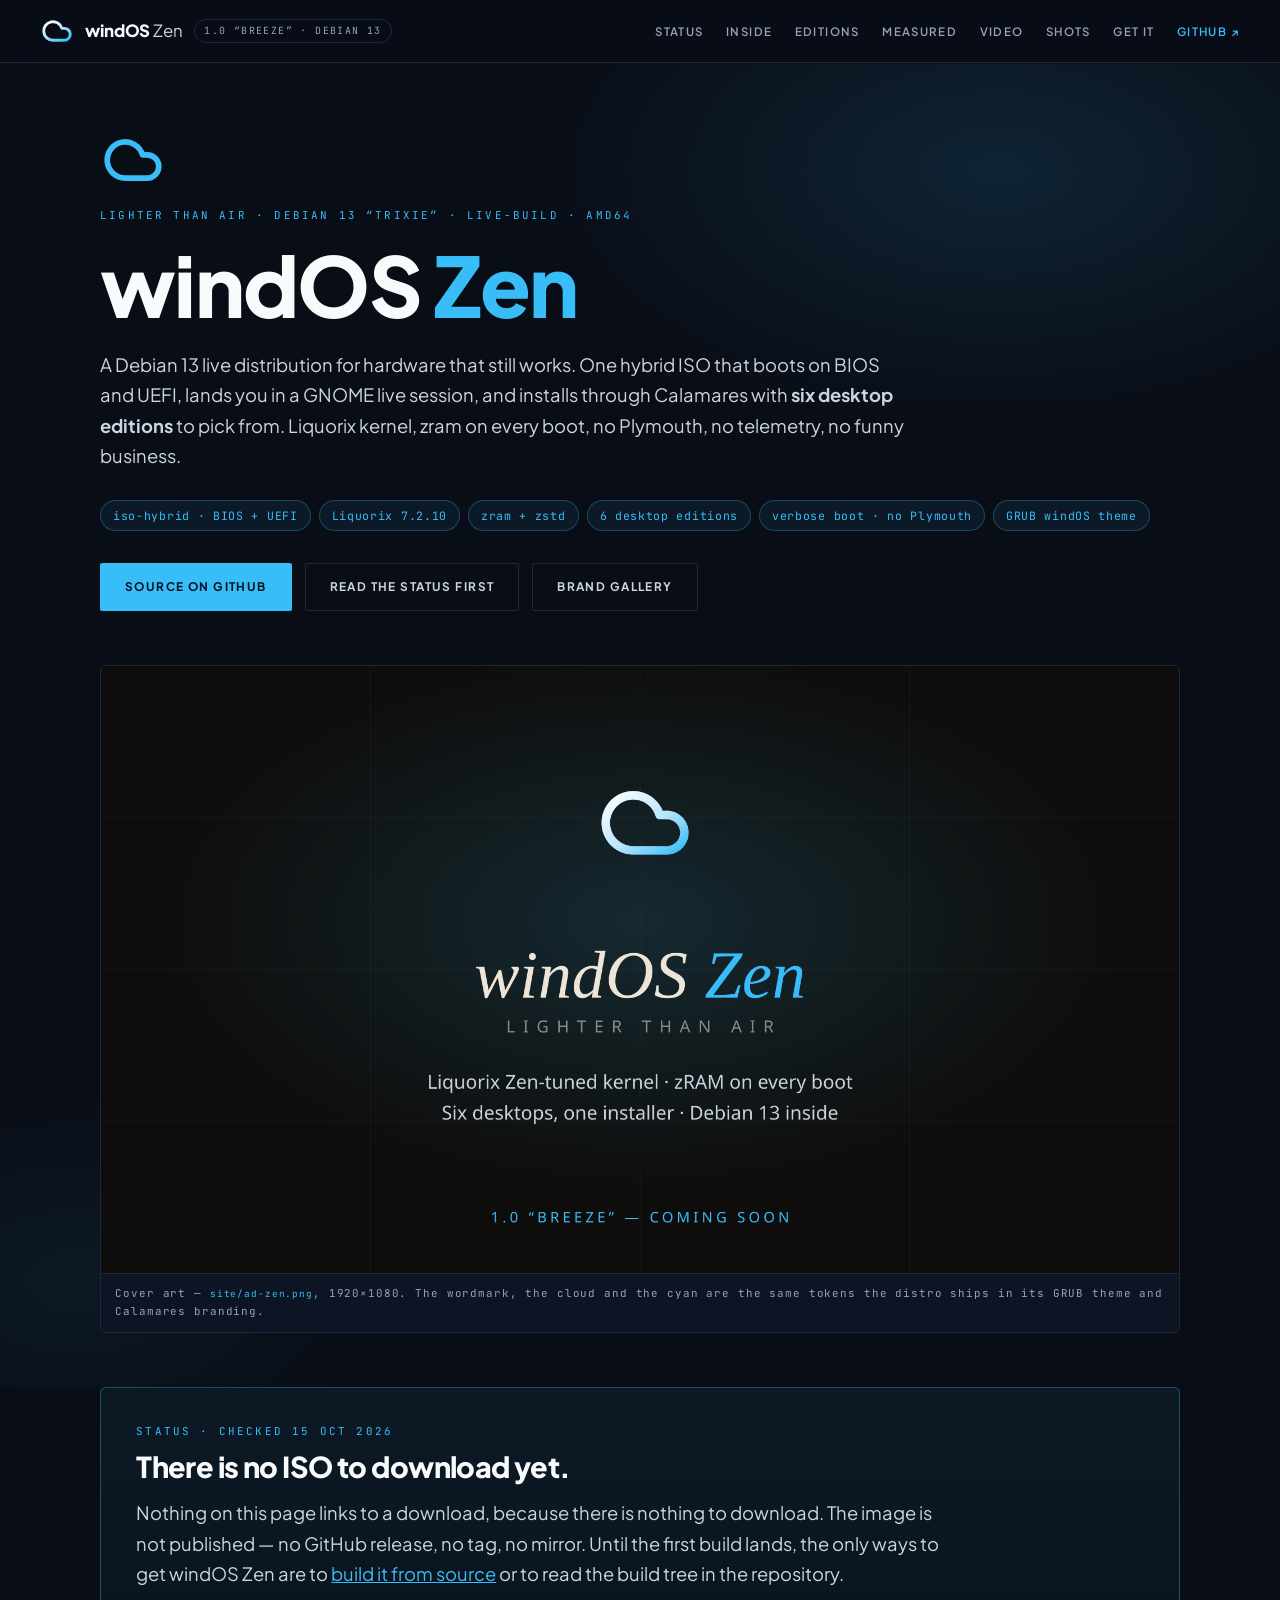
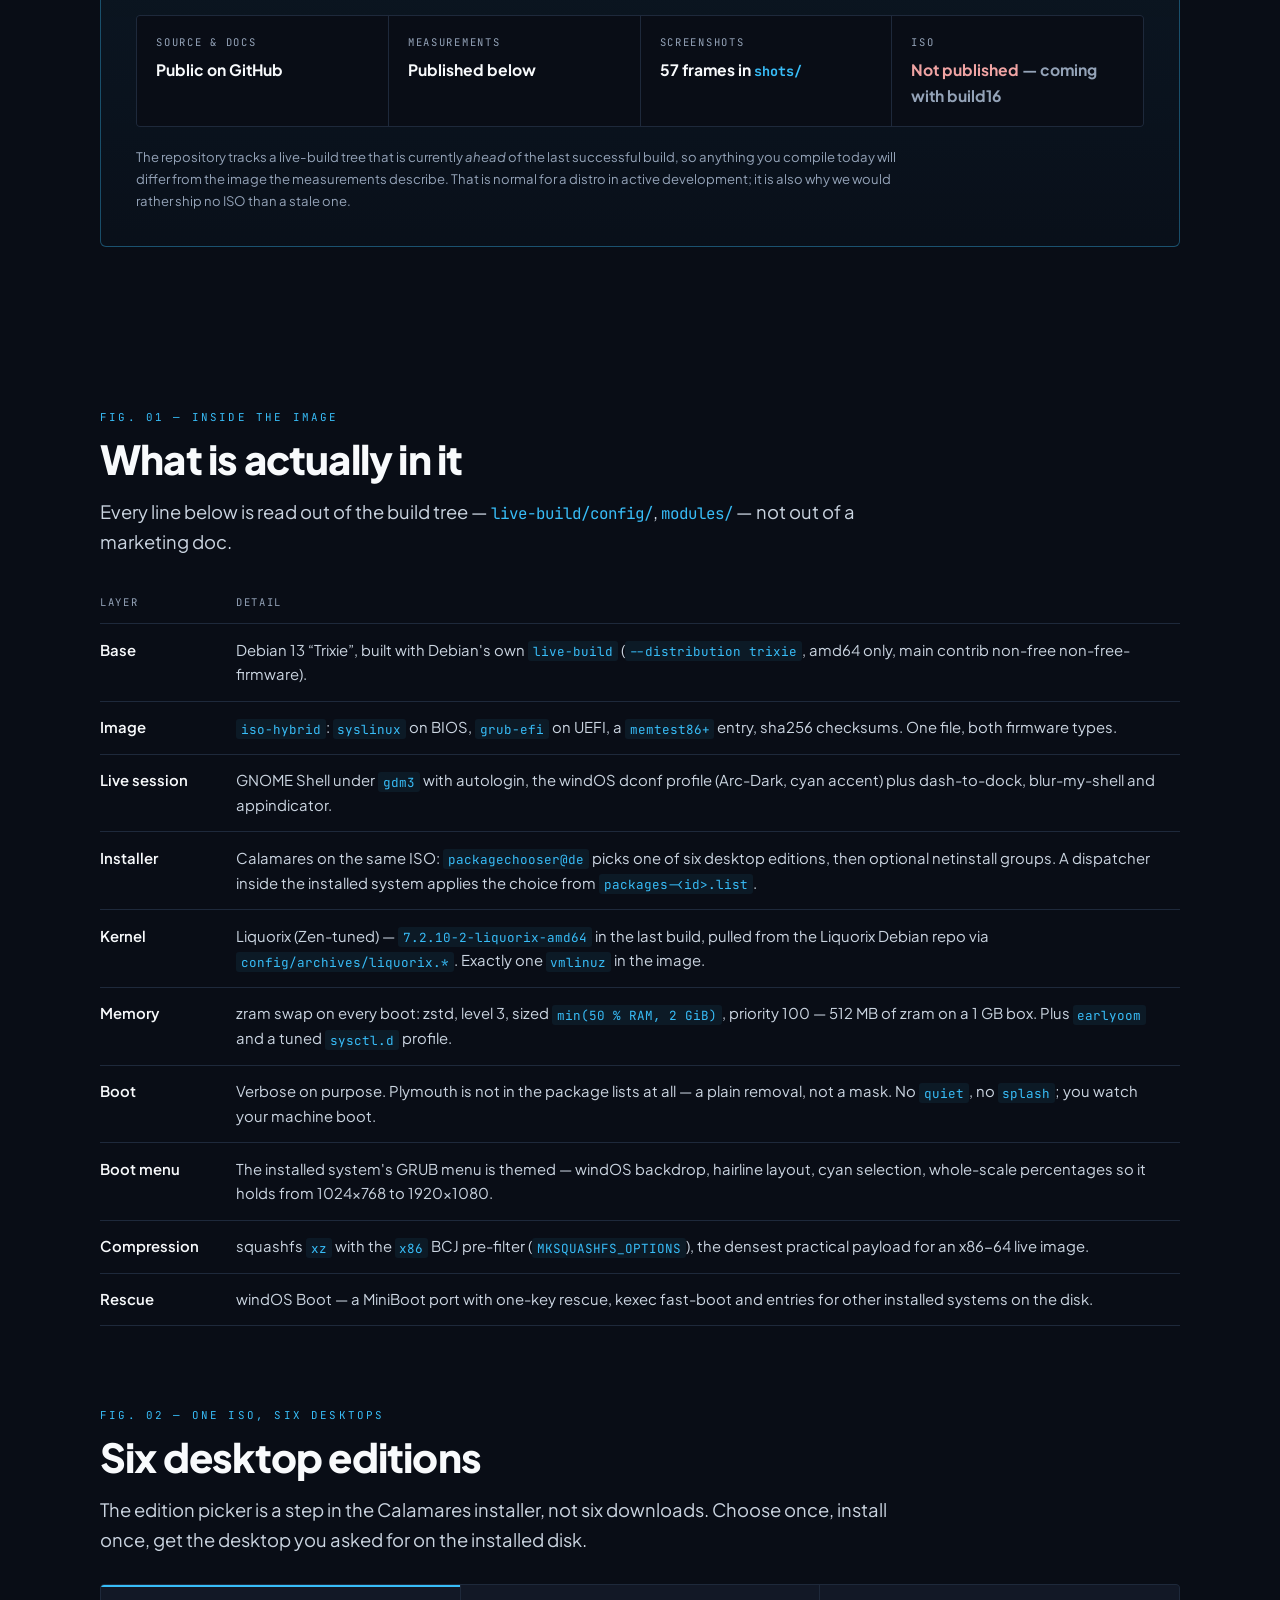
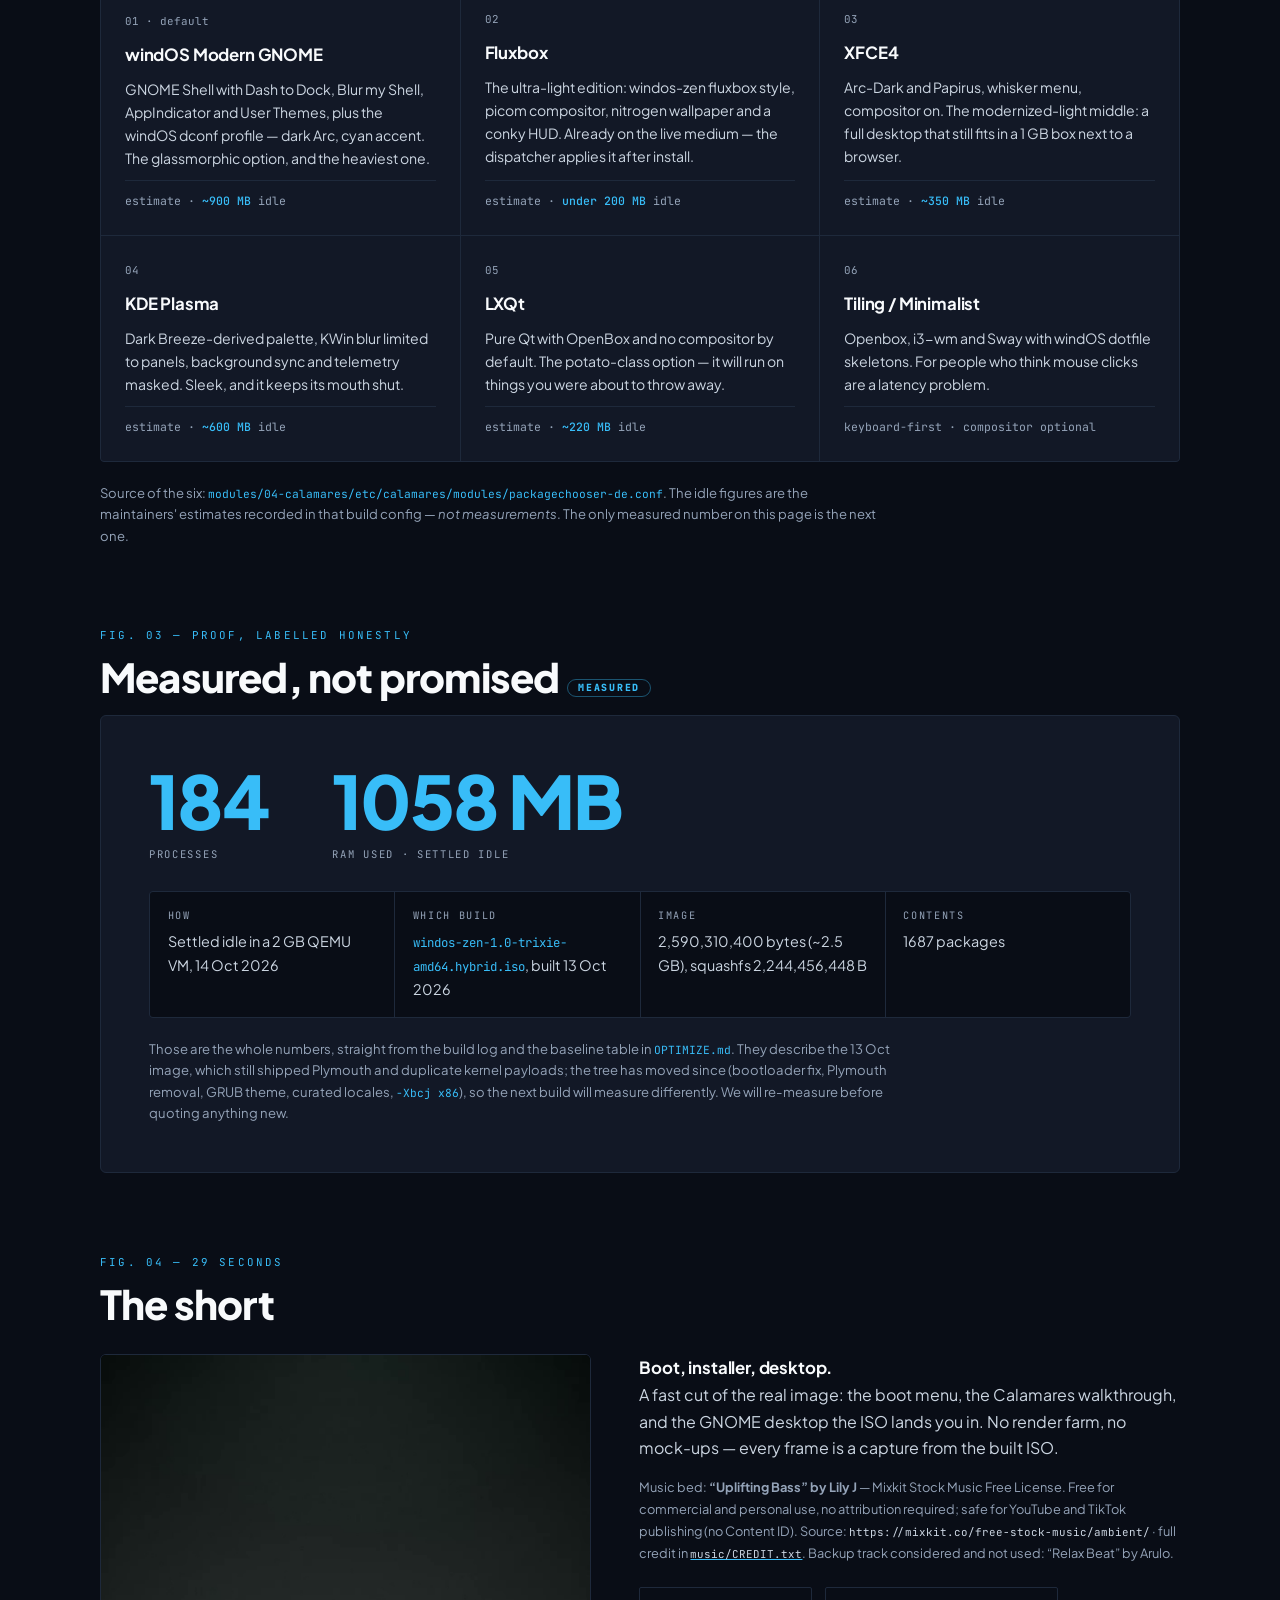
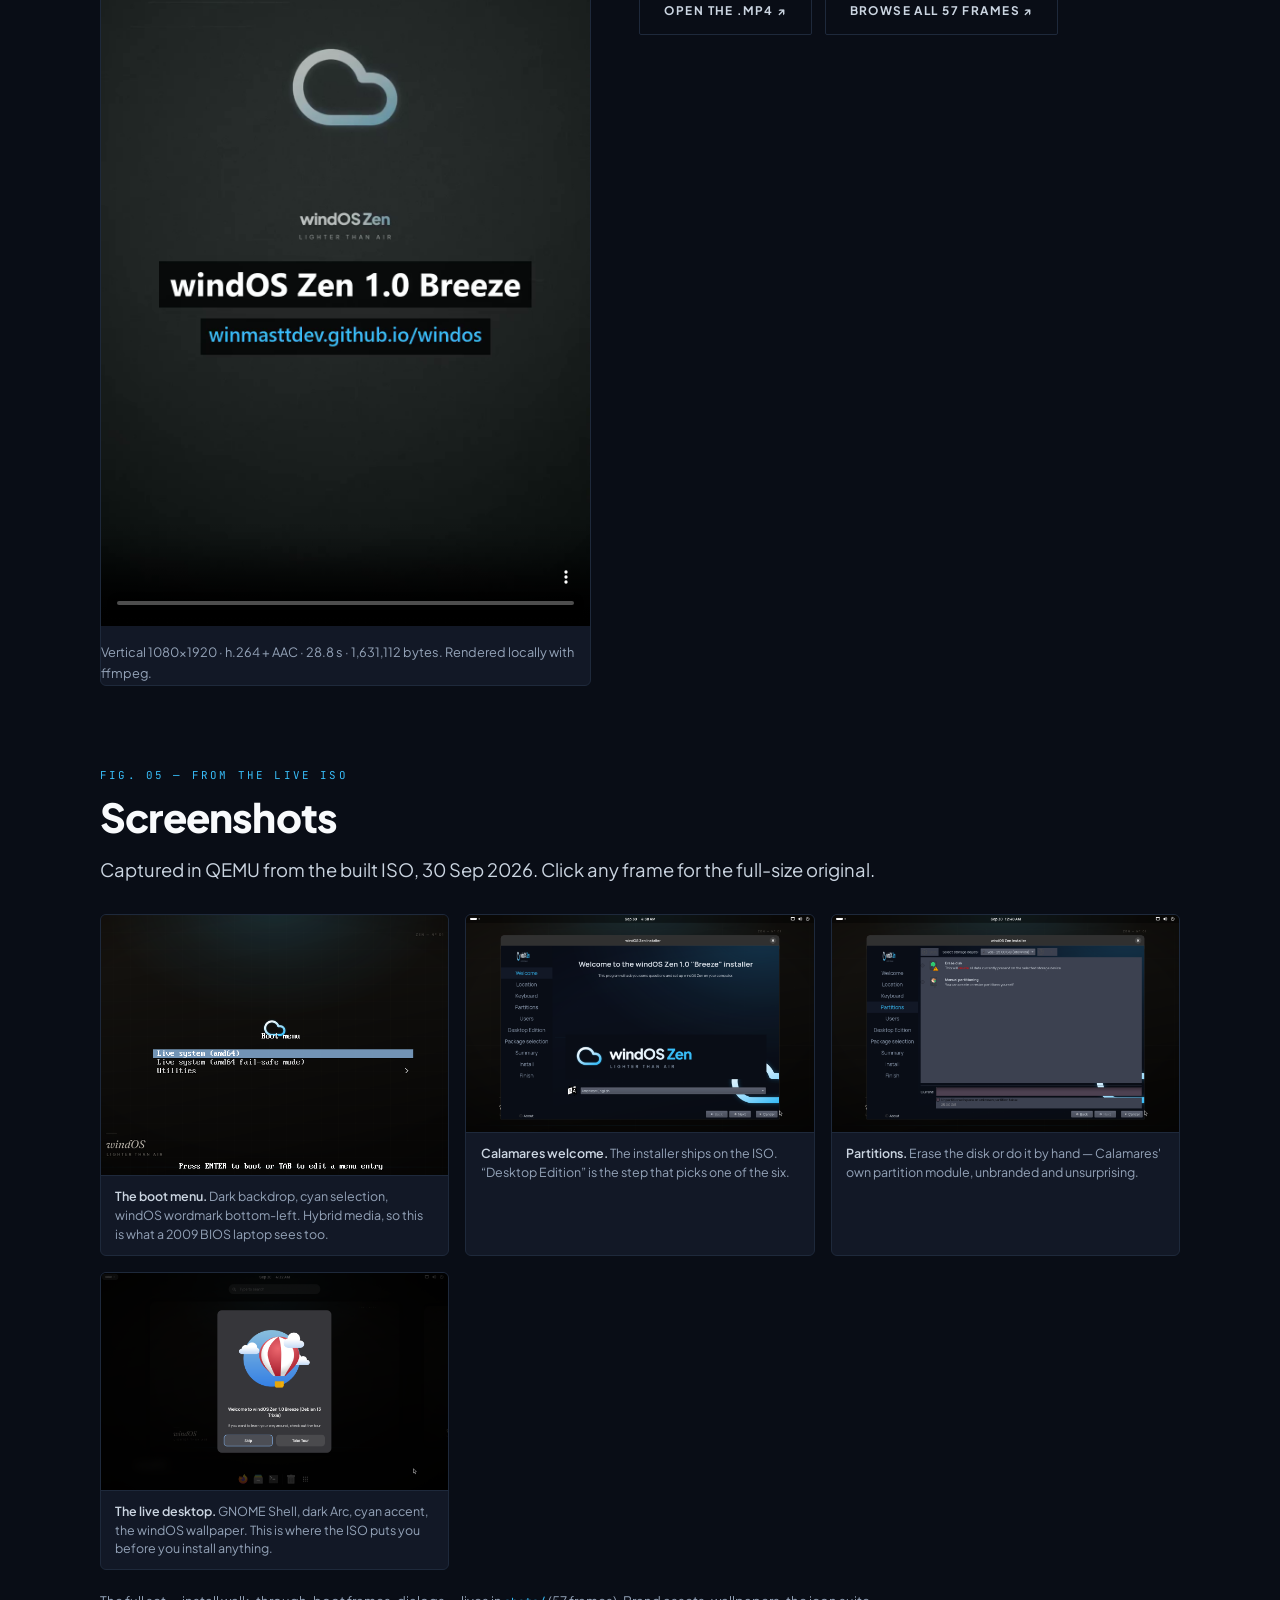
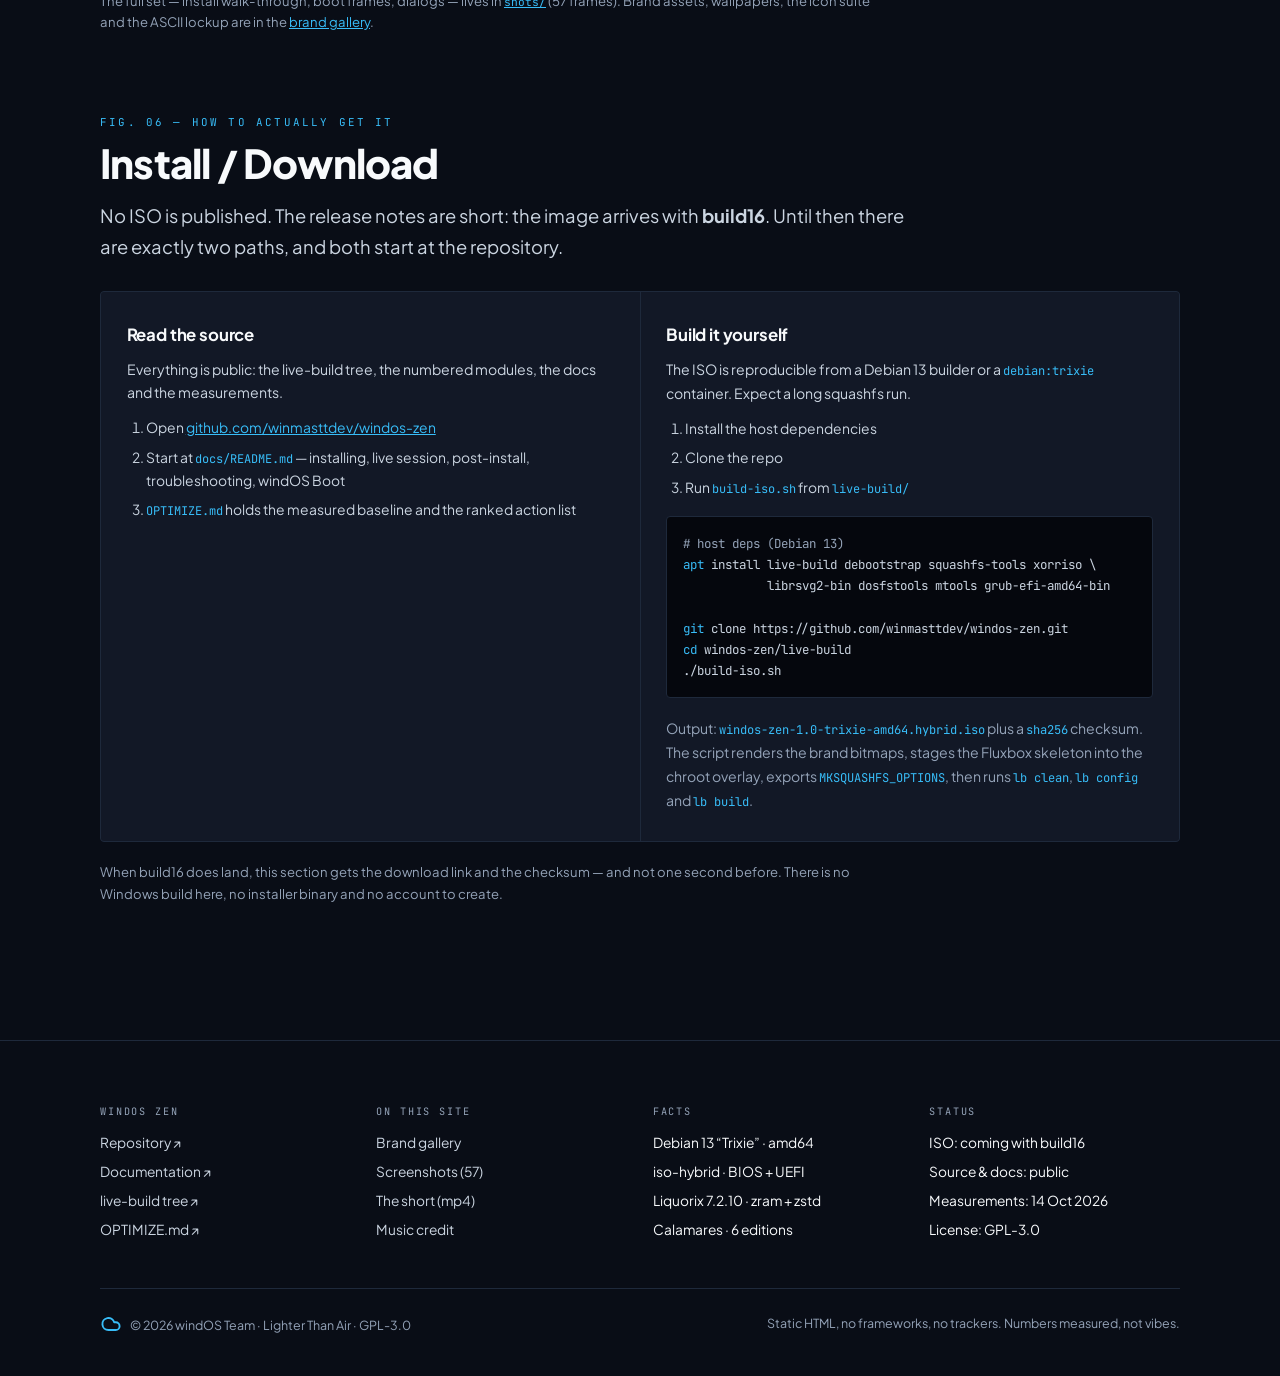
<file: index.html>
<!DOCTYPE html>
<html lang="en">
<head>
<meta charset="UTF-8">
<meta name="viewport" content="width=device-width, initial-scale=1.0">
<title>windOS Zen — Lighter Than Air · Debian 13 live distro</title>
<meta name="description" content="windOS Zen is a Debian 13 &quot;Trixie&quot; live-build distribution for old hardware: GNOME live session, Liquorix kernel, zram on every boot, and a Calamares installer with six desktop editions. No ISO is published yet — build it from source.">
<link rel="icon" href="favicon.ico" sizes="16x16 32x32 48x48">
<link rel="apple-touch-icon" href="apple-touch-icon.png">
<meta property="og:title" content="windOS Zen — Lighter Than Air">
<meta property="og:description" content="Debian 13 live-build distro for hardware that still works. GNOME live session, Liquorix kernel, zram on every boot, six desktop editions, one Calamares installer.">
<meta property="og:image" content="ad-zen.png">
<meta name="theme-color" content="#090d16">
<link rel="preconnect" href="https://fonts.googleapis.com">
<link rel="preconnect" href="https://fonts.gstatic.com" crossorigin>
<link href="https://fonts.googleapis.com/css2?family=Plus+Jakarta+Sans:wght@400;500;600;800&family=JetBrains+Mono:wght@400;500&display=swap" rel="stylesheet">
<style>
/* ── brand tokens (identical to the distro's GRUB theme, Calamares QSS and
       Fluxbox style — see modules/08-grub-theme/.../theme.txt) ───────────── */
:root{
  --bg:#090d16;
  --surface:#121826;
  --surface-2:#0d1424;
  --line:#1e293b;
  --cyan:#38bdf8;
  --cyan-dim:#7dd3fc;
  --ink:#f8fafc;
  --ink-2:#cbd5e1;
  --ink-3:#94a3b8;
  --sans:"Plus Jakarta Sans","Manrope",system-ui,-apple-system,Segoe UI,sans-serif;
  --mono:"JetBrains Mono",ui-monospace,SFMono-Regular,Menlo,Consolas,monospace;
  --wrap:min(1080px,90vw);
}
*{margin:0;padding:0;box-sizing:border-box}
html{scroll-behavior:smooth;scroll-padding-top:88px;-webkit-text-size-adjust:100%}
body{background:var(--bg);color:var(--ink);font-family:var(--sans);font-size:16px;line-height:1.65;-webkit-font-smoothing:antialiased;overflow-x:hidden;overflow-wrap:break-word}
img,video{max-width:100%;height:auto;display:block}
code{font-family:var(--mono);font-size:.86em;color:var(--cyan);overflow-wrap:anywhere}
a{color:var(--cyan)}
a:hover{color:var(--cyan-dim)}
:focus-visible{outline:2px solid var(--cyan);outline-offset:3px}
::selection{background:var(--cyan);color:var(--bg)}
.skip{position:absolute;left:-9999px}
.skip:focus{left:12px;top:12px;z-index:99;background:var(--cyan);color:var(--bg);padding:.5rem 1rem;border-radius:4px}

/* ── top bar ─────────────────────────────────────────────────────────────── */
.topbar{position:fixed;inset:0 0 auto 0;z-index:50;display:flex;align-items:center;justify-content:space-between;gap:.8rem 1.6rem;flex-wrap:wrap;padding:14px min(5vw,40px);background:rgba(9,13,22,.82);backdrop-filter:blur(12px);border-bottom:1px solid var(--line)}
.brand{display:flex;align-items:center;gap:.7rem;text-decoration:none;color:var(--ink)}
.brand svg{width:34px;height:34px;flex:none}
.brand b{font-weight:800;font-size:1.05rem;letter-spacing:-.01em}
.brand b i{font-style:normal;font-weight:400;color:var(--ink-2)}
.tag{font-family:var(--mono);font-size:.62rem;letter-spacing:.14em;text-transform:uppercase;color:var(--ink-3);border:1px solid var(--line);border-radius:999px;padding:.2rem .6rem;white-space:nowrap}
.topnav{display:flex;align-items:center;gap:1.4rem;flex-wrap:wrap}
.topnav a{font-size:.72rem;font-weight:600;letter-spacing:.12em;text-transform:uppercase;color:var(--ink-3);text-decoration:none;transition:color .25s}
.topnav a:hover{color:var(--ink)}
.topnav a.gh{color:var(--cyan)}
.topnav a.gh:hover{color:var(--cyan-dim)}

/* ── layout ──────────────────────────────────────────────────────────────── */
.wrap{width:var(--wrap);margin:0 auto}
main{padding-top:64px}
section{padding:clamp(3.5rem,9vh,6rem) 0}
section.tight{padding-top:0}
.eyebrow{font-family:var(--mono);font-size:.68rem;letter-spacing:.2em;text-transform:uppercase;color:var(--cyan)}
h1,h2{letter-spacing:-.02em;line-height:1.1}
h2{font-size:clamp(1.7rem,4.2vw,2.5rem);font-weight:800;margin:.6rem 0 1rem}
h3{font-size:1.05rem;font-weight:700;letter-spacing:-.01em}
p{color:var(--ink-2)}
.lede{font-size:clamp(1rem,2.2vw,1.15rem);color:var(--ink-2);max-width:62ch}
.hair{height:1px;background:var(--line);border:0}

/* ── hero ────────────────────────────────────────────────────────────────── */
.hero{padding-top:clamp(2rem,7vh,4.5rem);padding-bottom:clamp(2rem,6vh,3.5rem);position:relative;overflow:hidden}
.hero::before{content:"";position:absolute;inset:0;pointer-events:none;background:radial-gradient(760px 420px at 78% 8%,rgba(56,189,248,.13),transparent 62%),radial-gradient(520px 320px at 6% 92%,rgba(56,189,248,.07),transparent 60%)}
.hero .wrap{position:relative}
.hero h1{font-size:clamp(2.6rem,10vw,5.2rem);font-weight:800;margin:.9rem 0 1.2rem}
.hero h1 em{font-style:normal;color:var(--cyan)}
.cloudmark{width:66px;height:66px;margin-bottom:.4rem}
.chips{list-style:none;display:flex;flex-wrap:wrap;gap:.5rem;margin:1.8rem 0 2rem}
.chips li{font-family:var(--mono);font-size:.72rem;letter-spacing:.06em;color:var(--cyan);background:rgba(56,189,248,.08);border:1px solid rgba(56,189,248,.28);border-radius:999px;padding:.3rem .75rem}
.actions{display:flex;flex-wrap:wrap;gap:.8rem}
.btn{display:inline-flex;align-items:center;gap:.5rem;padding:.85rem 1.5rem;font-size:.74rem;font-weight:700;letter-spacing:.12em;text-transform:uppercase;text-decoration:none;border:1px solid transparent;border-radius:2px;transition:background .25s,color .25s,border-color .25s}
.btn-solid{background:var(--cyan);color:#04121f}
.btn-solid:hover{background:var(--cyan-dim);color:#04121f}
.btn-line{border-color:var(--line);color:var(--ink-2)}
.btn-line:hover{border-color:var(--cyan);color:var(--cyan)}
.hero-art{margin:clamp(2.2rem,6vh,3.5rem) 0 0;border:1px solid var(--line);background:var(--surface-2);border-radius:6px;overflow:hidden}
.hero-art img{width:100%}
.hero-art figcaption{font-family:var(--mono);font-size:.68rem;letter-spacing:.08em;color:var(--ink-3);padding:.7rem .9rem;border-top:1px solid var(--line)}

/* ── status banner ───────────────────────────────────────────────────────── */
.status{border:1px solid rgba(56,189,248,.35);background:linear-gradient(180deg,rgba(56,189,248,.07),rgba(56,189,248,.02));border-radius:6px;padding:clamp(1.4rem,4vw,2.2rem)}
.status h2{font-size:clamp(1.3rem,3.4vw,1.8rem)}
.status-grid{display:grid;grid-template-columns:repeat(auto-fit,minmax(min(100%,210px),1fr));gap:1px;background:var(--line);border:1px solid var(--line);border-radius:4px;margin-top:1.6rem;overflow:hidden}
.status-cell{background:var(--bg);padding:1.1rem 1.2rem}
.status-cell dt{font-family:var(--mono);font-size:.66rem;letter-spacing:.16em;text-transform:uppercase;color:var(--ink-3);margin-bottom:.35rem}
.status-cell dd{font-weight:700;font-size:.98rem}
.no{color:var(--ink-3)}
.no b{color:var(--red,#f0a4a4)}

/* ── spec table ──────────────────────────────────────────────────────────── */
.spec{width:100%;border-collapse:collapse;font-size:.93rem;margin-top:1.6rem}
.spec th{text-align:left;font-family:var(--mono);font-size:.66rem;letter-spacing:.16em;text-transform:uppercase;color:var(--ink-3);font-weight:400;padding:.7rem .8rem .7rem 0;border-bottom:1px solid var(--line)}
.spec td{padding:.85rem .8rem .85rem 0;border-bottom:1px solid var(--line);vertical-align:top;color:var(--ink-2)}
.spec td:first-child{width:8.5rem;color:var(--ink);font-weight:600}
.spec code{font-family:var(--mono);font-size:.85em;color:var(--cyan);background:rgba(56,189,248,.07);padding:.1rem .3rem;border-radius:3px}

/* ── editions ────────────────────────────────────────────────────────────── */
.cards{display:grid;grid-template-columns:repeat(auto-fit,minmax(min(100%,270px),1fr));gap:1px;background:var(--line);border:1px solid var(--line);border-radius:4px;margin-top:1.8rem;overflow:hidden}
.card{background:var(--surface);padding:1.6rem 1.5rem;display:flex;flex-direction:column;gap:.6rem;transition:background .35s}
.card:hover{background:#161f33}
.card .n{font-family:var(--mono);font-size:.68rem;color:var(--ink-3)}
.card.default{border-top:2px solid var(--cyan)}
.card p{font-size:.88rem;color:var(--ink-2)}
.card .idle{font-family:var(--mono);font-size:.72rem;color:var(--ink-3);margin-top:auto;padding-top:.6rem;border-top:1px solid var(--line)}
.card .idle b{color:var(--cyan);font-weight:500}
.note{font-size:.82rem;color:var(--ink-3);margin-top:1.2rem;max-width:78ch;overflow-wrap:anywhere}

/* ── measured ────────────────────────────────────────────────────────────── */
.measure{border:1px solid var(--line);background:var(--surface);border-radius:6px;padding:clamp(1.6rem,5vw,3rem)}
.bignums{display:flex;flex-wrap:wrap;gap:1rem clamp(1.5rem,6vw,4rem);align-items:baseline}
.bignum{font-size:clamp(2.8rem,9vw,4.6rem);font-weight:800;letter-spacing:-.03em;color:var(--cyan);line-height:1}
.bignum span{display:block;font-family:var(--mono);font-size:.66rem;font-weight:400;letter-spacing:.16em;text-transform:uppercase;color:var(--ink-3);margin-top:.7rem}
.measure dl{margin-top:2rem;display:grid;grid-template-columns:repeat(auto-fit,minmax(min(100%,230px),1fr));gap:1px;background:var(--line);border:1px solid var(--line);border-radius:4px;overflow:hidden}
.measure dl>div{background:var(--bg);padding:1rem 1.1rem}
.measure dt{font-family:var(--mono);font-size:.64rem;letter-spacing:.16em;text-transform:uppercase;color:var(--ink-3);margin-bottom:.3rem}
.measure dd{font-size:.9rem;color:var(--ink-2)}
.measured-flag{display:inline-block;font-family:var(--mono);font-size:.62rem;letter-spacing:.18em;text-transform:uppercase;color:var(--cyan);border:1px solid rgba(56,189,248,.4);border-radius:999px;padding:.18rem .6rem;vertical-align:.25em;margin-left:.5rem}

/* ── video ───────────────────────────────────────────────────────────────── */
.video-grid{display:grid;grid-template-columns:minmax(0,1fr) minmax(0,1.1fr);gap:clamp(1.5rem,4vw,3rem);align-items:start;margin-top:1.8rem}
.video-frame{border:1px solid var(--line);background:var(--surface);border-radius:6px;overflow:hidden}
.video-frame video{width:100%;background:#000}
.credit{font-size:.8rem;color:var(--ink-3);margin-top:1rem;line-height:1.7}
.credit code{font-family:var(--mono);font-size:.85em;color:var(--ink-2)}

/* ── screenshots ─────────────────────────────────────────────────────────── */
.shots{display:grid;grid-template-columns:repeat(auto-fit,minmax(min(100%,300px),1fr));gap:1rem;margin-top:1.8rem}
.shot{margin:0;border:1px solid var(--line);background:var(--surface);border-radius:6px;overflow:hidden}
.shot a{display:block}
.shot img{width:100%;transition:opacity .3s}
.shot a:hover img{opacity:.85}
.shot figcaption{font-size:.78rem;color:var(--ink-3);padding:.7rem .9rem;border-top:1px solid var(--line);line-height:1.5}
.shot figcaption b{color:var(--ink-2);font-weight:600}

/* ── get it ──────────────────────────────────────────────────────────────── */
.get{display:grid;grid-template-columns:repeat(auto-fit,minmax(min(100%,300px),1fr));gap:1px;background:var(--line);border:1px solid var(--line);border-radius:4px;margin-top:1.8rem;overflow:hidden}
.path{background:var(--surface);padding:1.8rem 1.6rem}
.path h3{margin-bottom:.6rem;display:flex;align-items:center;gap:.5rem}
.path p{font-size:.88rem}
.path ol{margin:.8rem 0 0 1.2rem;font-size:.87rem;color:var(--ink-2)}
.path ol li{margin-bottom:.4rem}
pre{font-family:var(--mono);font-size:.78rem;line-height:1.7;background:#05070d;border:1px solid var(--line);border-radius:4px;padding:1rem;overflow-x:auto;color:var(--ink-2);margin-top:1rem;-webkit-overflow-scrolling:touch}
pre .c{color:var(--ink-3)}
pre .k{color:var(--cyan)}

/* ── footer ──────────────────────────────────────────────────────────────── */
footer{border-top:1px solid var(--line);margin-top:clamp(2rem,6vh,4rem);padding:clamp(2.5rem,7vh,4rem) 0 2.5rem}
.foot-grid{display:grid;grid-template-columns:repeat(auto-fit,minmax(min(100%,200px),1fr));gap:1.6rem}
.foot-grid h3{font-family:var(--mono);font-size:.64rem;letter-spacing:.18em;text-transform:uppercase;color:var(--ink-3);font-weight:400;margin-bottom:.7rem}
.foot-grid ul{list-style:none;font-size:.86rem}
.foot-grid li{margin-bottom:.4rem}
.foot-grid a{color:var(--ink-2);text-decoration:none;border-bottom:1px solid transparent;transition:color .25s,border-color .25s}
.foot-grid a:hover{color:var(--cyan);border-bottom-color:var(--cyan)}
.colophon{margin-top:2.5rem;padding-top:1.5rem;border-top:1px solid var(--line);font-size:.78rem;color:var(--ink-3);display:flex;flex-wrap:wrap;gap:.4rem 1.6rem;justify-content:space-between}
.cloudline{width:22px;height:22px;vertical-align:-5px;margin-right:.4rem}

/* ── mobile ──────────────────────────────────────────────────────────────── */
@media (max-width:860px){
  .video-grid{grid-template-columns:1fr}
}
@media (max-width:700px){
  .topbar{padding:10px max(4vw,16px);align-items:flex-start;flex-direction:column;gap:.6rem}
  .topnav{gap:1rem;overflow-x:auto;width:100%;padding-bottom:2px;scrollbar-width:none}
  .topnav::-webkit-scrollbar{display:none}
  .topnav a{white-space:nowrap}
  .brand{flex-wrap:wrap;row-gap:.35rem}
  .tag{white-space:normal;text-align:center}
  main{padding-top:104px}
  html{scroll-padding-top:120px}
  .spec td:first-child{width:auto;display:block;border-bottom:none;padding-bottom:.2rem}
  .spec td{padding-top:.3rem;padding-bottom:1rem}
  .spec th{display:none}
  .spec tr{display:block;border-bottom:1px solid var(--line)}
  .spec td{border-bottom:none}
  .spec tr:last-child{border-bottom:1px solid var(--line)}
}
@media (prefers-reduced-motion:reduce){
  html{scroll-behavior:auto}
  *,*::before,*::after{transition-duration:.01ms!important}
}
</style>
</head>
<body>
<a class="skip" href="#main">Skip to content</a>

<header class="topbar">
  <a class="brand" href="#top" aria-label="windOS Zen — home">
    <svg viewBox="0 0 128 128" fill="none" aria-hidden="true">
      <defs>
        <linearGradient id="cs" x1="0.12" y1="0" x2="0.88" y2="1">
          <stop offset="0" stop-color="#ffffff"/><stop offset="0.45" stop-color="#bae6fd"/><stop offset="1" stop-color="#38bdf8"/>
        </linearGradient>
      </defs>
      <path d="M17.5 19H9a7 7 0 1 1 6.71-9h1.79a4.5 4.5 0 1 1 0 9Z" transform="translate(4 4) scale(5)" stroke="url(#cs)" stroke-width="2.2" stroke-linejoin="round" stroke-linecap="round"/>
    </svg>
    <span><b>windOS <i>Zen</i></b></span>
    <span class="tag">1.0 “Breeze” · Debian 13</span>
  </a>
  <nav class="topnav" aria-label="Sections">
    <a href="#status">Status</a>
    <a href="#inside">Inside</a>
    <a href="#editions">Editions</a>
    <a href="#measured">Measured</a>
    <a href="#video">Video</a>
    <a href="#shots">Shots</a>
    <a href="#get">Get it</a>
    <a class="gh" href="https://github.com/winmasttdev/windos-zen">GitHub ↗</a>
  </nav>
</header>

<main id="main">

  <!-- ── hero ──────────────────────────────────────────────────────────── -->
  <section class="hero" id="top">
    <div class="wrap">
      <svg class="cloudmark" viewBox="0 0 128 128" fill="none" aria-hidden="true">
        <path d="M17.5 19H9a7 7 0 1 1 6.71-9h1.79a4.5 4.5 0 1 1 0 9Z" transform="translate(4 4) scale(5)" stroke="#38bdf8" stroke-width="2.2" stroke-linejoin="round" stroke-linecap="round"/>
      </svg>
      <p class="eyebrow">Lighter Than Air · Debian 13 “Trixie” · live-build · amd64</p>
      <h1>windOS <em>Zen</em></h1>
      <p class="lede">A Debian 13 live distribution for hardware that still works. One hybrid ISO that boots on BIOS and UEFI, lands you in a GNOME live session, and installs through Calamares with <strong>six desktop editions</strong> to pick from. Liquorix kernel, zram on every boot, no Plymouth, no telemetry, no funny business.</p>
      <ul class="chips">
        <li>iso-hybrid · BIOS + UEFI</li>
        <li>Liquorix 7.2.10</li>
        <li>zram + zstd</li>
        <li>6 desktop editions</li>
        <li>verbose boot · no Plymouth</li>
        <li>GRUB windOS theme</li>
      </ul>
      <div class="actions">
        <a class="btn btn-solid" href="https://github.com/winmasttdev/windos-zen">Source on GitHub</a>
        <a class="btn btn-line" href="#status">Read the status first</a>
        <a class="btn btn-line" href="gallery.html">Brand gallery</a>
      </div>

      <figure class="hero-art">
        <img src="ad-zen.png" width="1920" height="1080" fetchpriority="high" alt="windOS Zen cover art: a cyan cloud above the wordmark “windOS Zen — Lighter Than Air”, over the line “Liquorix Zen-tuned kernel · zRAM on every boot · Six desktops, one installer · Debian 13 inside”, tagged 1.0 “Breeze” — coming soon.">
        <figcaption>Cover art — <code>site/ad-zen.png</code>, 1920×1080. The wordmark, the cloud and the cyan are the same tokens the distro ships in its GRUB theme and Calamares branding.</figcaption>
      </figure>
    </div>
  </section>

  <!-- ── honest status ─────────────────────────────────────────────────── -->
  <section id="status" class="tight">
    <div class="wrap">
      <div class="status">
        <p class="eyebrow">Status · checked 15 Oct 2026</p>
        <h2>There is no ISO to download yet.</h2>
        <p class="lede" style="margin-top:1rem">Nothing on this page links to a download, because there is nothing to download. The image is not published — no GitHub release, no tag, no mirror. Until the first build lands, the only ways to get windOS Zen are to <a href="#get">build it from source</a> or to read the build tree in the repository.</p>
        <dl class="status-grid">
          <div class="status-cell"><dt>Source &amp; docs</dt><dd>Public on GitHub</dd></div>
          <div class="status-cell"><dt>Measurements</dt><dd>Published below</dd></div>
          <div class="status-cell"><dt>Screenshots</dt><dd>57 frames in <code>shots/</code></dd></div>
          <div class="status-cell"><dt>ISO</dt><dd class="no"><b>Not published</b> — coming with build16</dd></div>
        </dl>
        <p class="note">The repository tracks a live-build tree that is currently <em>ahead</em> of the last successful build, so anything you compile today will differ from the image the measurements describe. That is normal for a distro in active development; it is also why we would rather ship no ISO than a stale one.</p>
      </div>
    </div>
  </section>

  <!-- ── what's inside ────────────────────────────────────────────────── -->
  <section id="inside">
    <div class="wrap">
      <p class="eyebrow">Fig. 01 — Inside the image</p>
      <h2>What is actually in it</h2>
      <p class="lede">Every line below is read out of the build tree — <code>live-build/config/</code>, <code>modules/</code> — not out of a marketing doc.</p>
      <table class="spec">
        <thead><tr><th>Layer</th><th>Detail</th></tr></thead>
        <tbody>
          <tr><td>Base</td><td>Debian 13 “Trixie”, built with Debian's own <code>live-build</code> (<code>--distribution trixie</code>, amd64 only, main contrib non-free non-free-firmware).</td></tr>
          <tr><td>Image</td><td><code>iso-hybrid</code>: <code>syslinux</code> on BIOS, <code>grub-efi</code> on UEFI, a <code>memtest86+</code> entry, sha256 checksums. One file, both firmware types.</td></tr>
          <tr><td>Live session</td><td>GNOME Shell under <code>gdm3</code> with autologin, the windOS dconf profile (Arc-Dark, cyan accent) plus dash-to-dock, blur-my-shell and appindicator.</td></tr>
          <tr><td>Installer</td><td>Calamares on the same ISO: <code>packagechooser@de</code> picks one of six desktop editions, then optional netinstall groups. A dispatcher inside the installed system applies the choice from <code>packages-&lt;id&gt;.list</code>.</td></tr>
          <tr><td>Kernel</td><td>Liquorix (Zen-tuned) — <code>7.2.10-2-liquorix-amd64</code> in the last build, pulled from the Liquorix Debian repo via <code>config/archives/liquorix.*</code>. Exactly one <code>vmlinuz</code> in the image.</td></tr>
          <tr><td>Memory</td><td>zram swap on every boot: zstd, level 3, sized <code>min(50 % RAM, 2 GiB)</code>, priority 100 — 512 MB of zram on a 1 GB box. Plus <code>earlyoom</code> and a tuned <code>sysctl.d</code> profile.</td></tr>
          <tr><td>Boot</td><td>Verbose on purpose. Plymouth is not in the package lists at all — a plain removal, not a mask. No <code>quiet</code>, no <code>splash</code>; you watch your machine boot.</td></tr>
          <tr><td>Boot menu</td><td>The installed system's GRUB menu is themed — windOS backdrop, hairline layout, cyan selection, whole-scale percentages so it holds from 1024×768 to 1920×1080.</td></tr>
          <tr><td>Compression</td><td>squashfs <code>xz</code> with the <code>x86</code> BCJ pre-filter (<code>MKSQUASHFS_OPTIONS</code>), the densest practical payload for an x86-64 live image.</td></tr>
          <tr><td>Rescue</td><td>windOS Boot — a MiniBoot port with one-key rescue, kexec fast-boot and entries for other installed systems on the disk.</td></tr>
        </tbody>
      </table>
    </div>
  </section>

  <!-- ── editions ──────────────────────────────────────────────────────── -->
  <section id="editions" class="tight">
    <div class="wrap">
      <p class="eyebrow">Fig. 02 — One ISO, six desktops</p>
      <h2>Six desktop editions</h2>
      <p class="lede">The edition picker is a step in the Calamares installer, not six downloads. Choose once, install once, get the desktop you asked for on the installed disk.</p>
      <div class="cards">
        <article class="card default">
          <span class="n">01 · default</span>
          <h3>windOS Modern GNOME</h3>
          <p>GNOME Shell with Dash to Dock, Blur my Shell, AppIndicator and User Themes, plus the windOS dconf profile — dark Arc, cyan accent. The glassmorphic option, and the heaviest one.</p>
          <p class="idle">estimate · <b>~900 MB</b> idle</p>
        </article>
        <article class="card">
          <span class="n">02</span>
          <h3>Fluxbox</h3>
          <p>The ultra-light edition: windos-zen fluxbox style, picom compositor, nitrogen wallpaper and a conky HUD. Already on the live medium — the dispatcher applies it after install.</p>
          <p class="idle">estimate · <b>under 200 MB</b> idle</p>
        </article>
        <article class="card">
          <span class="n">03</span>
          <h3>XFCE4</h3>
          <p>Arc-Dark and Papirus, whisker menu, compositor on. The modernized-light middle: a full desktop that still fits in a 1 GB box next to a browser.</p>
          <p class="idle">estimate · <b>~350 MB</b> idle</p>
        </article>
        <article class="card">
          <span class="n">04</span>
          <h3>KDE Plasma</h3>
          <p>Dark Breeze-derived palette, KWin blur limited to panels, background sync and telemetry masked. Sleek, and it keeps its mouth shut.</p>
          <p class="idle">estimate · <b>~600 MB</b> idle</p>
        </article>
        <article class="card">
          <span class="n">05</span>
          <h3>LXQt</h3>
          <p>Pure Qt with OpenBox and no compositor by default. The potato-class option — it will run on things you were about to throw away.</p>
          <p class="idle">estimate · <b>~220 MB</b> idle</p>
        </article>
        <article class="card">
          <span class="n">06</span>
          <h3>Tiling / Minimalist</h3>
          <p>Openbox, i3-wm and Sway with windOS dotfile skeletons. For people who think mouse clicks are a latency problem.</p>
          <p class="idle">keyboard-first · compositor optional</p>
        </article>
      </div>
      <p class="note">Source of the six: <code>modules/04-calamares/etc/calamares/modules/packagechooser-de.conf</code>. The idle figures are the maintainers' estimates recorded in that build config — <em>not measurements</em>. The only measured number on this page is the next one.</p>
    </div>
  </section>

  <!-- ── measured ──────────────────────────────────────────────────────── -->
  <section id="measured" class="tight">
    <div class="wrap">
      <p class="eyebrow">Fig. 03 — Proof, labelled honestly</p>
      <h2>Measured, not promised<span class="measured-flag">measured</span></h2>
      <div class="measure">
        <div class="bignums">
          <div class="bignum">184<span>processes</span></div>
          <div class="bignum">1058 MB<span>RAM used · settled idle</span></div>
        </div>
        <dl>
          <div><dt>How</dt><dd>Settled idle in a 2 GB QEMU VM, 14 Oct 2026</dd></div>
          <div><dt>Which build</dt><dd><code>windos-zen-1.0-trixie-amd64.hybrid.iso</code>, built 13 Oct 2026</dd></div>
          <div><dt>Image</dt><dd>2,590,310,400 bytes (~2.5 GB), squashfs 2,244,456,448 B</dd></div>
          <div><dt>Contents</dt><dd>1687 packages</dd></div>
        </dl>
        <p class="note">Those are the whole numbers, straight from the build log and the baseline table in <code>OPTIMIZE.md</code>. They describe the 13 Oct image, which still shipped Plymouth and duplicate kernel payloads; the tree has moved since (bootloader fix, Plymouth removal, GRUB theme, curated locales, <code>-Xbcj x86</code>), so the next build will measure differently. We will re-measure before quoting anything new.</p>
      </div>
    </div>
  </section>

  <!-- ── video ────────────────────────────────────────────────────────── -->
  <section id="video" class="tight">
    <div class="wrap">
      <p class="eyebrow">Fig. 04 — 29 seconds</p>
      <h2>The short</h2>
      <div class="video-grid">
        <figure class="video-frame">
          <video controls preload="none" poster="windos-zen-short-poster.png" width="1080" height="1920" playsinline>
            <source src="windos-zen-short.mp4" type="video/mp4">
            Your browser will not play this inline. Download it: <a href="windos-zen-short.mp4">windos-zen-short.mp4</a> (1.6 MB, 29 s).
          </video>
          <figcaption class="credit">Vertical 1080×1920 · h.264 + AAC · 28.8 s · 1,631,112 bytes. Rendered locally with ffmpeg.</figcaption>
        </figure>
        <div>
          <h3>Boot, installer, desktop.</h3>
          <p>A fast cut of the real image: the boot menu, the Calamares walkthrough, and the GNOME desktop the ISO lands you in. No render farm, no mock-ups — every frame is a capture from the built ISO.</p>
          <p class="credit">Music bed: <b>“Uplifting Bass” by Lily J</b> — Mixkit Stock Music Free License. Free for commercial and personal use, no attribution required; safe for YouTube and TikTok publishing (no Content ID). Source: <code>https://mixkit.co/free-stock-music/ambient/</code> · full credit in <a href="music/CREDIT.txt"><code>music/CREDIT.txt</code></a>. Backup track considered and not used: “Relax Beat” by Arulo.</p>
          <div class="actions" style="margin-top:1.4rem">
            <a class="btn btn-line" href="windos-zen-short.mp4">Open the .mp4 ↗</a>
            <a class="btn btn-line" href="shots/">Browse all 57 frames ↗</a>
          </div>
        </div>
      </div>
    </div>
  </section>

  <!-- ── screenshots ──────────────────────────────────────────────────── -->
  <section id="shots" class="tight">
    <div class="wrap">
      <p class="eyebrow">Fig. 05 — From the live ISO</p>
      <h2>Screenshots</h2>
      <p class="lede">Captured in QEMU from the built ISO, 30 Sep 2026. Click any frame for the full-size original.</p>
      <div class="shots">
        <figure class="shot">
          <a href="shots/wz-f12-boot.png"><img src="shots/wz-f12-boot.png" width="640" height="480" loading="lazy" alt="windOS boot menu on a dark backdrop with the cyan cloud, offering Live system (amd64), failsafe mode and Utilities."></a>
          <figcaption><b>The boot menu.</b> Dark backdrop, cyan selection, windOS wordmark bottom-left. Hybrid media, so this is what a 2009 BIOS laptop sees too.</figcaption>
        </figure>
        <figure class="shot">
          <a href="shots/wz-f12b-cal3.png"><img src="shots/wz-f12b-cal3.png" width="1280" height="800" loading="lazy" alt="Calamares installer welcome screen for windOS Zen 1.0 Breeze, with the step list Welcome, Location, Keyboard, Partitions, Users, Desktop Edition, Package selection, Summary, Install, Finish."></a>
          <figcaption><b>Calamares welcome.</b> The installer ships on the ISO. “Desktop Edition” is the step that picks one of the six.</figcaption>
        </figure>
        <figure class="shot">
          <a href="shots/wz-f12b-p3.png"><img src="shots/wz-f12b-p3.png" width="1280" height="800" loading="lazy" alt="Calamares partition step offering erase disk or manual partitioning, with a 25 GiB unpartitioned virtual disk selected."></a>
          <figcaption><b>Partitions.</b> Erase the disk or do it by hand — Calamares' own partition module, unbranded and unsurprising.</figcaption>
        </figure>
        <figure class="shot">
          <a href="shots/wz-f12b-desktop.png"><img src="shots/wz-f12b-desktop.png" width="1280" height="800" loading="lazy" alt="windOS Zen GNOME desktop showing the welcome tour dialog with a hot-air balloon, the cloud wordmark and the dock."></a>
          <figcaption><b>The live desktop.</b> GNOME Shell, dark Arc, cyan accent, the windOS wallpaper. This is where the ISO puts you before you install anything.</figcaption>
        </figure>
      </div>
      <p class="note">The full set — install walk-through, boot frames, dialogs — lives in <a href="shots/"><code>shots/</code></a> (57 frames). Brand assets, wallpapers, the icon suite and the ASCII lockup are in the <a href="gallery.html">brand gallery</a>.</p>
    </div>
  </section>

  <!-- ── get it ───────────────────────────────────────────────────────── -->
  <section id="get" class="tight">
    <div class="wrap">
      <p class="eyebrow">Fig. 06 — How to actually get it</p>
      <h2>Install / Download</h2>
      <p class="lede">No ISO is published. The release notes are short: the image arrives with <strong>build16</strong>. Until then there are exactly two paths, and both start at the repository.</p>
      <div class="get">
        <div class="path">
          <h3>Read the source</h3>
          <p>Everything is public: the live-build tree, the numbered modules, the docs and the measurements.</p>
          <ol>
            <li>Open <a href="https://github.com/winmasttdev/windos-zen">github.com/winmasttdev/windos-zen</a></li>
            <li>Start at <code>docs/README.md</code> — installing, live session, post-install, troubleshooting, windOS Boot</li>
            <li><code>OPTIMIZE.md</code> holds the measured baseline and the ranked action list</li>
          </ol>
        </div>
        <div class="path">
          <h3>Build it yourself</h3>
          <p>The ISO is reproducible from a Debian 13 builder or a <code>debian:trixie</code> container. Expect a long squashfs run.</p>
          <ol>
            <li>Install the host dependencies</li>
            <li>Clone the repo</li>
            <li>Run <code>build-iso.sh</code> from <code>live-build/</code></li>
          </ol>
<pre><span class="c"># host deps (Debian 13)</span>
<span class="k">apt</span> install live-build debootstrap squashfs-tools xorriso \
            librsvg2-bin dosfstools mtools grub-efi-amd64-bin

<span class="k">git</span> clone https://github.com/winmasttdev/windos-zen.git
<span class="k">cd</span> windos-zen/live-build
./build-iso.sh</pre>
          <p class="note">Output: <code>windos-zen-1.0-trixie-amd64.hybrid.iso</code> plus a <code>sha256</code> checksum. The script renders the brand bitmaps, stages the Fluxbox skeleton into the chroot overlay, exports <code>MKSQUASHFS_OPTIONS</code>, then runs <code>lb clean</code>, <code>lb config</code> and <code>lb build</code>.</p>
        </div>
      </div>
      <p class="note">When build16 does land, this section gets the download link and the checksum — and not one second before. There is no Windows build here, no installer binary and no account to create.</p>
    </div>
  </section>

</main>

<footer>
  <div class="wrap">
    <div class="foot-grid">
      <div>
        <h3>windOS Zen</h3>
        <ul>
          <li><a href="https://github.com/winmasttdev/windos-zen">Repository ↗</a></li>
          <li><a href="https://github.com/winmasttdev/windos-zen/tree/main/docs">Documentation ↗</a></li>
          <li><a href="https://github.com/winmasttdev/windos-zen/tree/main/live-build">live-build tree ↗</a></li>
          <li><a href="https://github.com/winmasttdev/windos-zen/blob/main/OPTIMIZE.md">OPTIMIZE.md ↗</a></li>
        </ul>
      </div>
      <div>
        <h3>On this site</h3>
        <ul>
          <li><a href="gallery.html">Brand gallery</a></li>
          <li><a href="shots/">Screenshots (57)</a></li>
          <li><a href="windos-zen-short.mp4">The short (mp4)</a></li>
          <li><a href="music/CREDIT.txt">Music credit</a></li>
        </ul>
      </div>
      <div>
        <h3>Facts</h3>
        <ul>
          <li>Debian 13 “Trixie” · amd64</li>
          <li>iso-hybrid · BIOS + UEFI</li>
          <li>Liquorix 7.2.10 · zram + zstd</li>
          <li>Calamares · 6 editions</li>
        </ul>
      </div>
      <div>
        <h3>Status</h3>
        <ul>
          <li>ISO: coming with build16</li>
          <li>Source &amp; docs: public</li>
          <li>Measurements: 14 Oct 2026</li>
          <li>License: GPL-3.0</li>
        </ul>
      </div>
    </div>
    <div class="colophon">
      <span>
        <svg class="cloudline" viewBox="0 0 128 128" fill="none" aria-hidden="true"><path d="M17.5 19H9a7 7 0 1 1 6.71-9h1.79a4.5 4.5 0 1 1 0 9Z" transform="translate(4 4) scale(5)" stroke="#38bdf8" stroke-width="2.2" stroke-linejoin="round" stroke-linecap="round"/></svg>
        © 2026 windOS Team · Lighter Than Air · GPL-3.0
      </span>
      <span>Static HTML, no frameworks, no trackers. Numbers measured, not vibes.</span>
    </div>
  </div>
</footer>

</body>
</html>
</file>
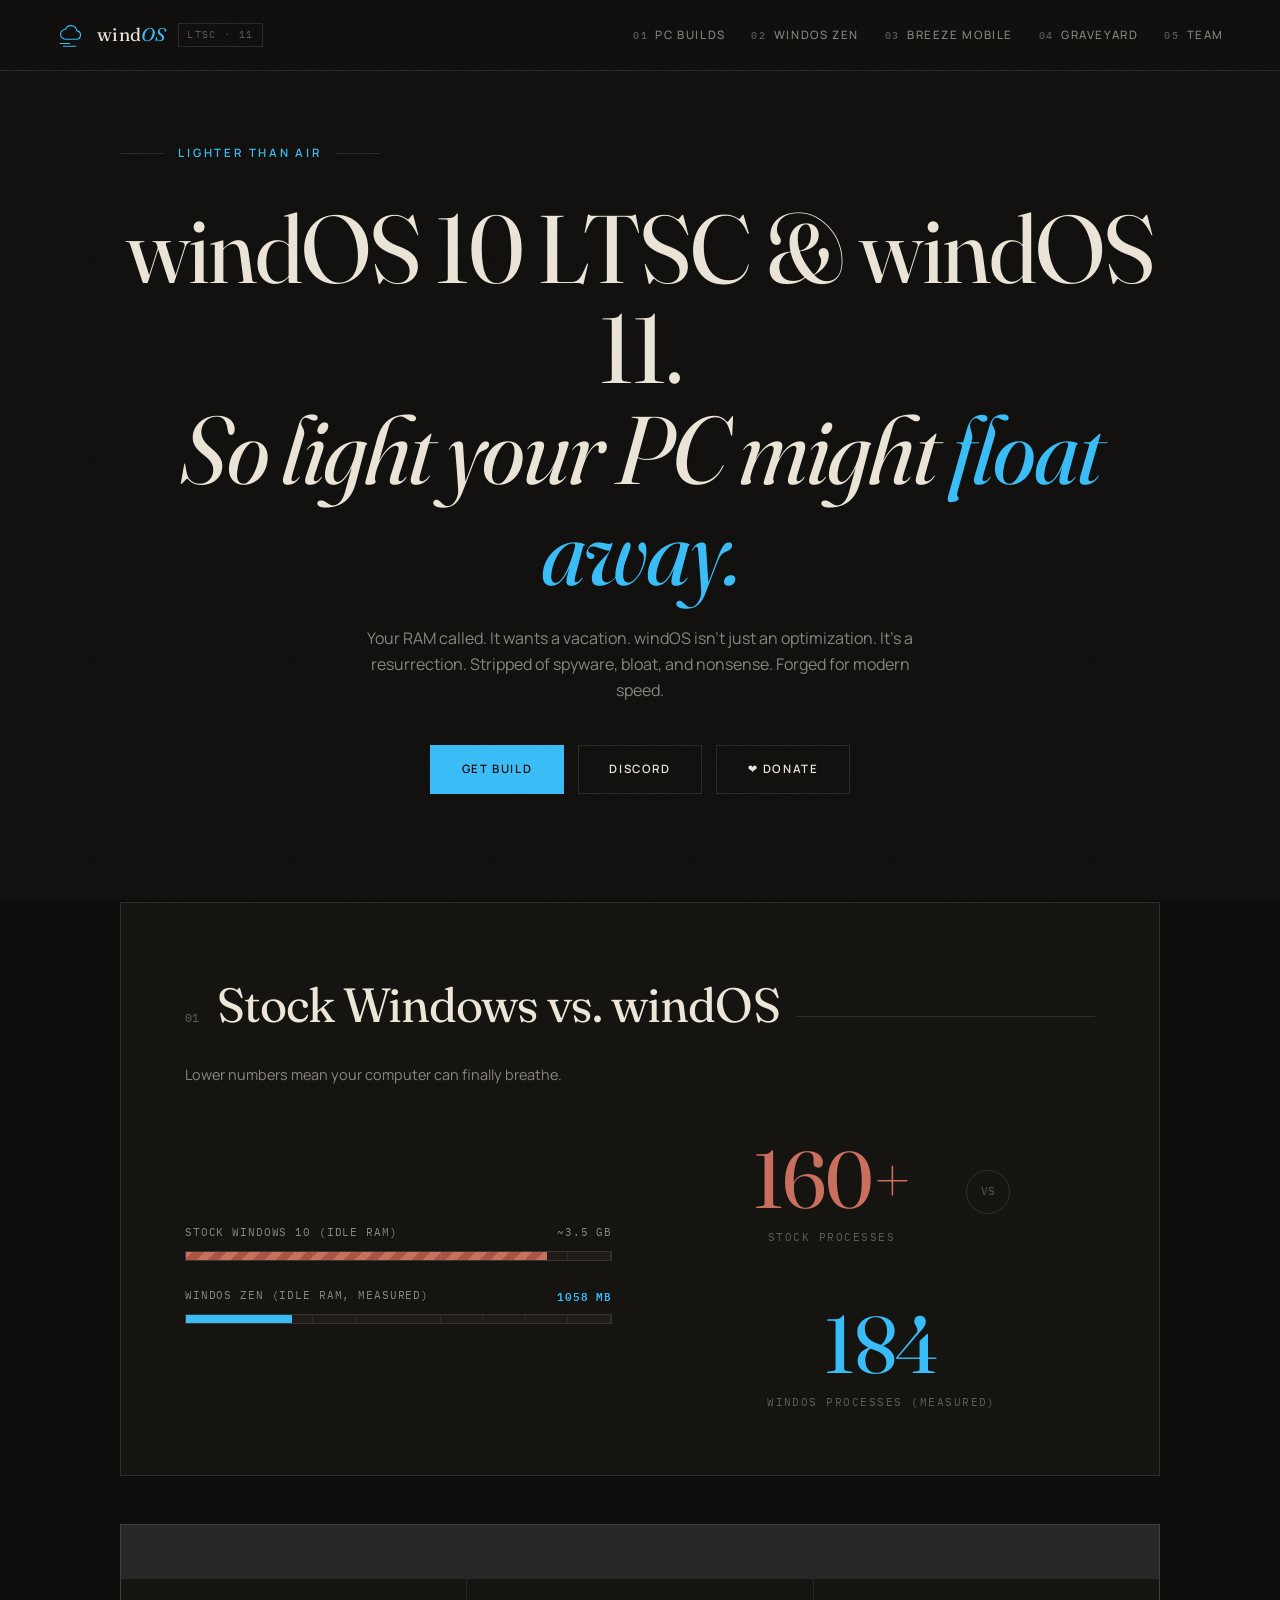
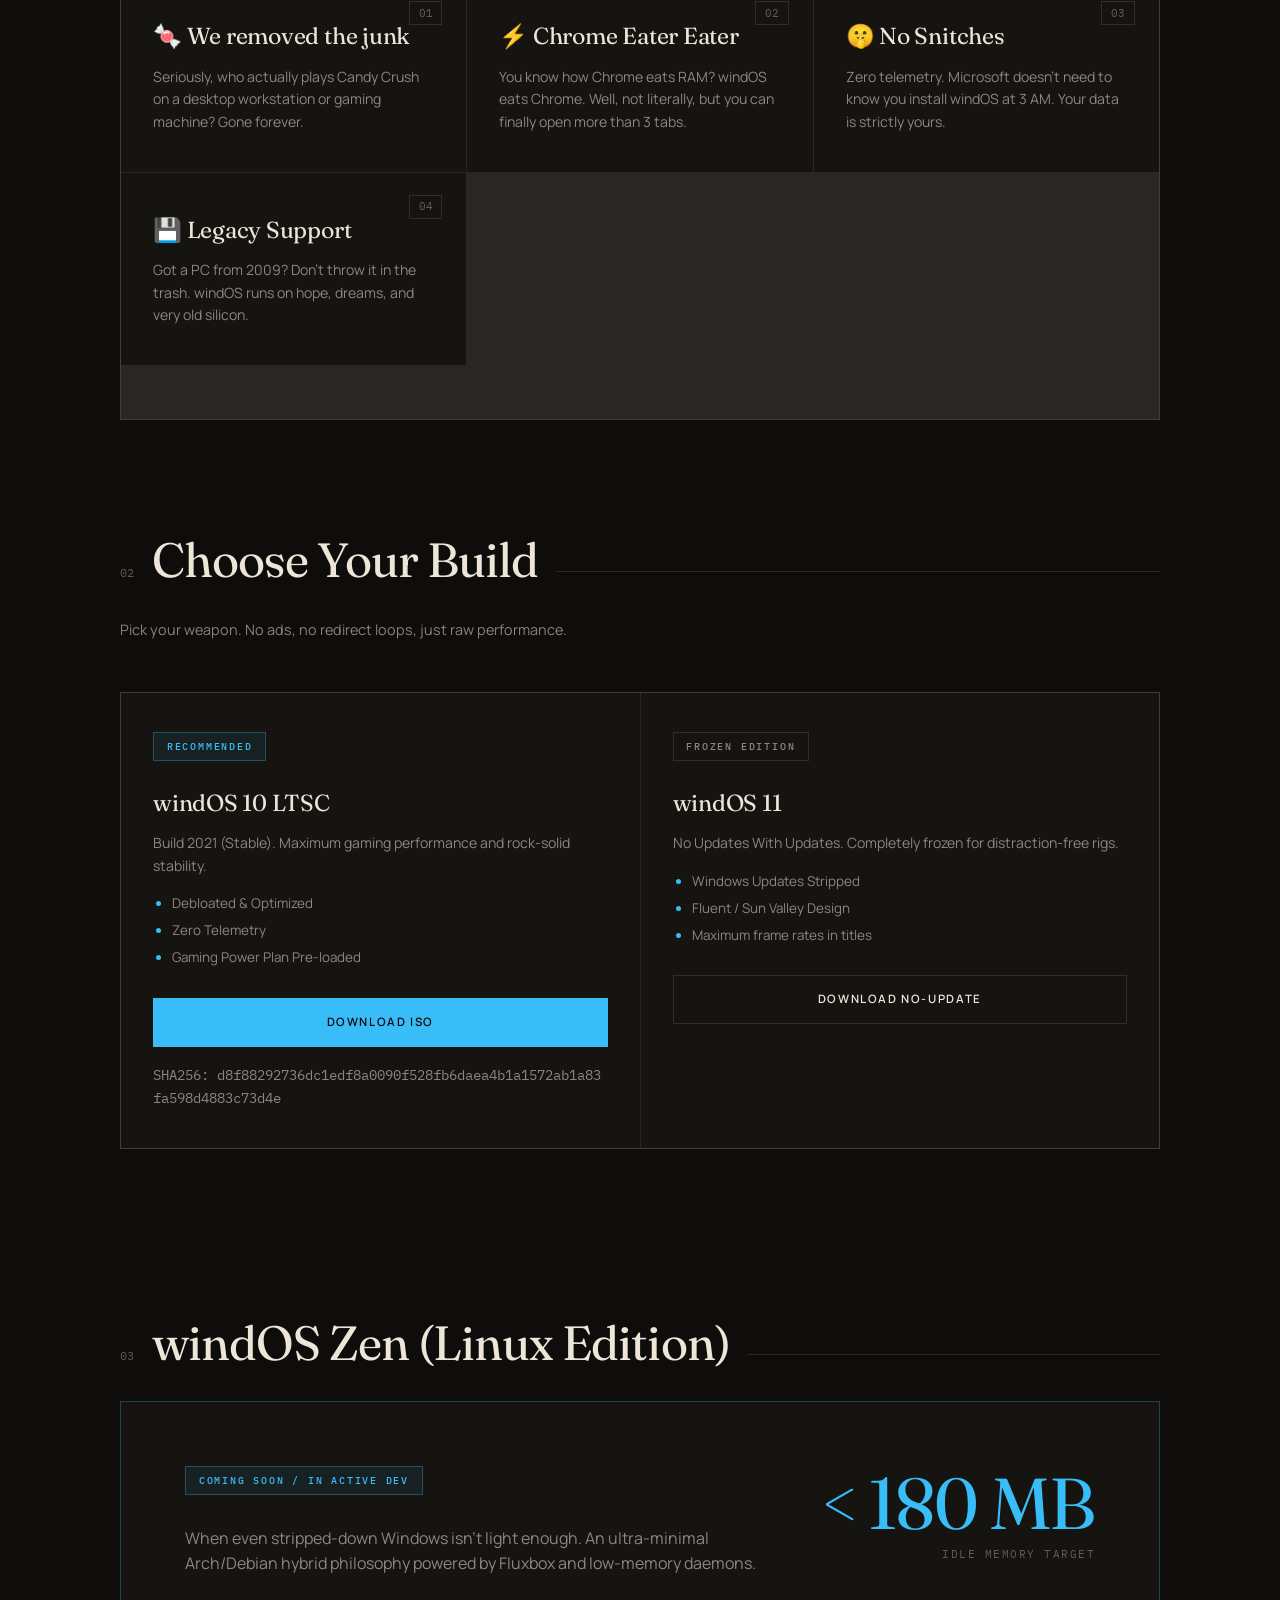
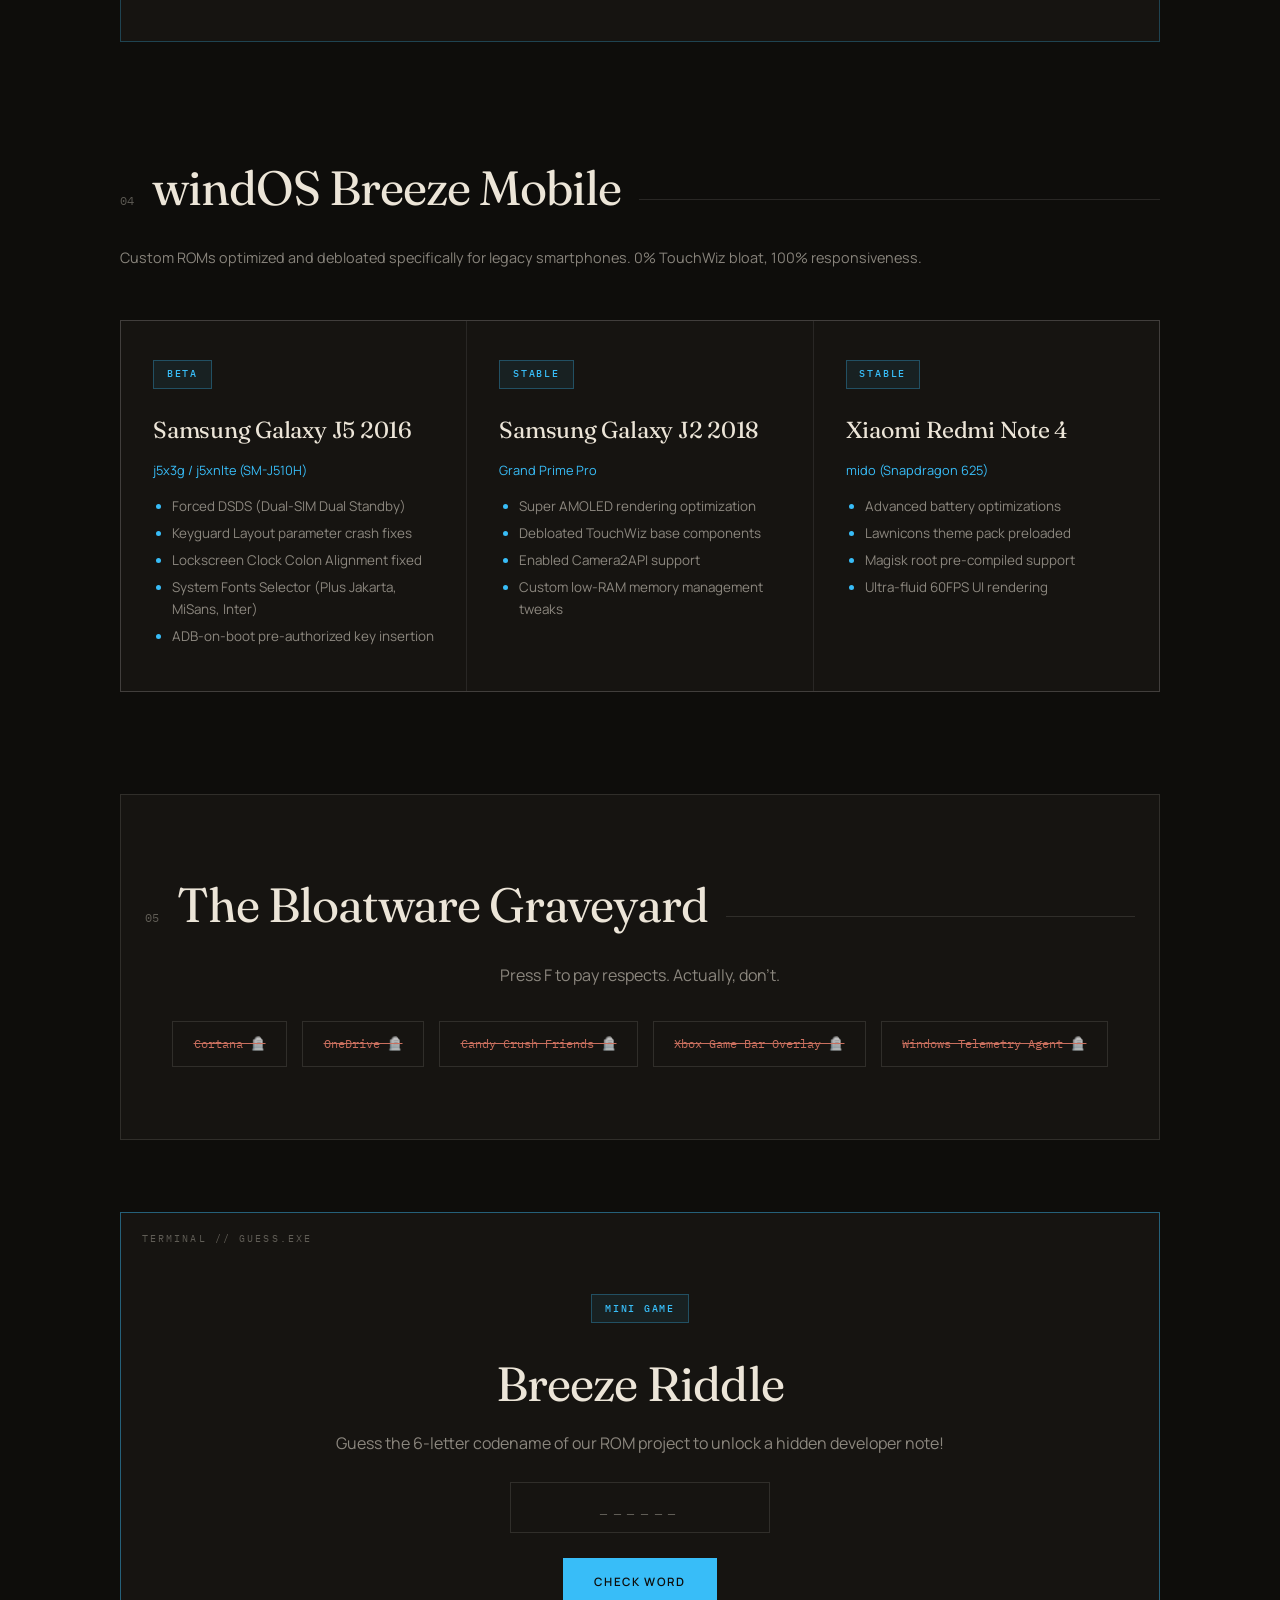
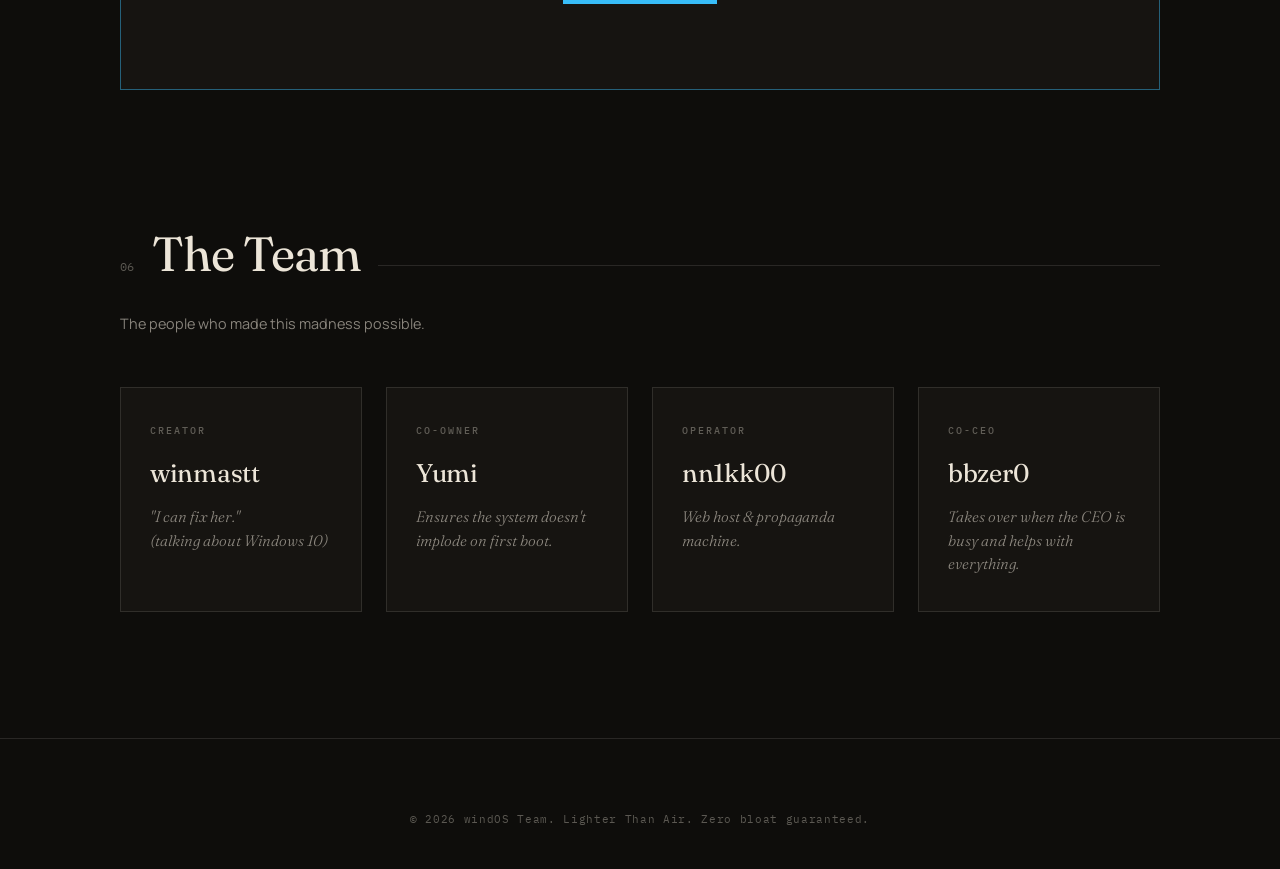
<file: site/index.html>
<!DOCTYPE html>
<html lang="en">
<head>
  <meta charset="UTF-8">
  <meta name="viewport" content="width=device-width, initial-scale=1.0">
  <title>windOS - Lighter Than Air</title>
  <link rel="preconnect" href="https://fonts.googleapis.com">
  <link rel="preconnect" href="https://fonts.gstatic.com" crossorigin>
  <link href="https://fonts.googleapis.com/css2?family=Fraunces:ital,opsz,wght@0,9..144,300;0,9..144,400;0,9..144,500;1,9..144,300;1,9..144,400&family=Manrope:wght@400;500;600&family=IBM+Plex+Mono:wght@400;500;600&display=swap" rel="stylesheet">
  <style>
    :root {
      --bg: #0e0d0b;
      --ink: #ece5d8;
      --ink-dim: rgba(236, 229, 216, 0.55);
      --ink-faint: rgba(236, 229, 216, 0.35);
      --line: rgba(236, 229, 216, 0.12);
      --accent: #38bdf8;
      --card: #161411;
      --card-hover: #1c1915;
      --red: #c96f5e;
      --display: "Fraunces", Georgia, serif;
      --sans: "Manrope", system-ui, sans-serif;
      --mono: "IBM Plex Mono", ui-monospace, SFMono-Regular, monospace;
    }

    * { box-sizing: border-box; margin: 0; padding: 0; }

    html { scroll-behavior: smooth; }

    body {
      background: var(--bg);
      color: var(--ink);
      font-family: var(--sans);
      font-size: 16px;
      line-height: 1.6;
      -webkit-font-smoothing: antialiased;
      overflow-x: hidden;
    }

    ::selection { background: var(--accent); color: var(--bg); }

    .grain {
      position: fixed; inset: 0; z-index: 100;
      pointer-events: none; opacity: 0.05;
      background-image: url("data:image/svg+xml,%3Csvg xmlns='http://www.w3.org/2000/svg' width='200' height='200'%3E%3Cfilter id='n'%3E%3CfeTurbulence type='fractalNoise' baseFrequency='0.9' numOctaves='2'/%3E%3C/filter%3E%3Crect width='200' height='200' filter='url(%23n)'/%3E%3C/svg%3E");
    }

    .container { width: min(1040px, 88vw); margin: 0 auto; }
    section { scroll-margin-top: 90px; }

    /* ── Header ─────────────────────────────── */
    header {
      position: fixed;
      top: 0; left: 0; right: 0;
      z-index: 50;
      display: flex;
      align-items: center;
      justify-content: space-between;
      flex-wrap: wrap;
      gap: 0.6rem 1.5rem;
      padding: 20px min(6vw, 56px);
      background: rgba(14, 13, 11, 0.75);
      backdrop-filter: blur(12px);
      border-bottom: 1px solid var(--line);
    }

    .brand { display: flex; align-items: center; gap: 0.7rem; text-decoration: none; color: var(--ink); }
    .brand-icon { width: 30px; height: 30px; fill: none; stroke: var(--accent); stroke-width: 1.2; stroke-linecap: round; stroke-linejoin: round; }
    .brand-name { font-family: var(--display); font-weight: 400; font-size: 1.15rem; letter-spacing: 0.01em; }
    .brand-name em { font-style: italic; color: var(--accent); }
    .brand-tag { font-family: var(--mono); font-size: 0.6rem; letter-spacing: 0.14em; color: var(--ink-faint); border: 1px solid var(--line); padding: 0.22rem 0.55rem; }

    nav { display: flex; flex-wrap: wrap; gap: 0.4rem 1.6rem; }
    nav a { font-family: var(--sans); font-size: 0.72rem; font-weight: 500; letter-spacing: 0.14em; text-transform: uppercase; color: var(--ink-dim); text-decoration: none; transition: color 0.3s; }
    nav a i { font-style: normal; font-family: var(--mono); font-size: 0.62rem; color: var(--ink-faint); margin-right: 0.45rem; }
    nav a:hover { color: var(--ink); }

    /* ── Hero ───────────────────────────────── */
    .hero {
      min-height: 92svh;
      display: flex;
      flex-direction: column;
      justify-content: center;
      text-align: center;
      padding: 16vh 0 12vh;
    }

    .kicker { display: inline-flex; align-items: center; gap: 0.9rem; font-family: var(--sans); font-size: 0.72rem; font-weight: 600; letter-spacing: 0.24em; text-transform: uppercase; color: var(--accent); margin-bottom: 2.2rem; }
    .kicker::before, .kicker::after { content: ""; width: 44px; height: 1px; background: var(--line); }

    .hero h1 {
      font-family: var(--display);
      font-weight: 400;
      font-size: clamp(2.6rem, 7.5vw, 6rem);
      line-height: 1.05;
      letter-spacing: -0.02em;
      margin-bottom: 1.6rem;
    }
    .hero h1 .outline { font-style: italic; }
    .hero h1 .outline em { color: var(--accent); font-style: italic; }

    .hero p { font-size: 1rem; color: var(--ink-dim); max-width: 560px; margin: 0 auto 2.6rem; }

    .hero-btns { display: flex; justify-content: center; gap: 0.9rem; flex-wrap: wrap; }

    .btn { display: inline-flex; align-items: center; justify-content: center; gap: 0.5rem; padding: 0.9rem 1.9rem; font-family: var(--sans); font-size: 0.72rem; font-weight: 600; letter-spacing: 0.14em; text-transform: uppercase; text-decoration: none; border: 1px solid transparent; cursor: pointer; transition: background 0.3s, color 0.3s, border-color 0.3s; }
    .btn-primary { background: var(--accent); color: var(--bg); }
    .btn-primary:hover { background: transparent; color: var(--accent); border-color: var(--accent); }
    .btn-secondary { background: transparent; color: var(--ink); border-color: var(--line); }
    .btn-secondary:hover { border-color: var(--ink-dim); }

    /* ── Section headers ────────────────────── */
    .sec-head { display: flex; align-items: baseline; gap: 1.1rem; margin-bottom: 1.2rem; }
    .sec-num { font-family: var(--mono); font-size: 0.72rem; color: var(--ink-faint); flex-shrink: 0; }
    .sec-head h2 { font-family: var(--display); font-weight: 400; font-size: clamp(1.9rem, 4.5vw, 3rem); letter-spacing: -0.02em; }
    .sec-rule { flex: 1; height: 1px; background: var(--line); transform: translateY(-5px); }
    .sec-sub { color: var(--ink-dim); font-size: 0.9rem; margin: 0.4rem 0 3.2rem; }

    main section { padding: 6vh 0; }

    /* ── Compare ────────────────────────────── */
    .compare-section { background: var(--card); border: 1px solid var(--line); padding: clamp(2.5rem, 5vw, 4rem); }
    .compare-grid { display: grid; grid-template-columns: repeat(auto-fit, minmax(min(100%, 320px), 1fr)); gap: 3.5rem; align-items: center; margin-top: 2.5rem; }
    .compare-bar-group { margin-bottom: 1.6rem; }
    .compare-bar-group:last-child { margin-bottom: 0; }
    .compare-bar-label { display: flex; justify-content: space-between; gap: 1rem; font-family: var(--mono); font-size: 0.68rem; letter-spacing: 0.08em; text-transform: uppercase; color: var(--ink-dim); margin-bottom: 0.6rem; }
    .bar-bg { height: 10px; background: rgba(236, 229, 216, 0.04); border: 1px solid var(--line); position: relative; overflow: hidden; }
    .bar-bg::after { content: ""; position: absolute; inset: 0; background: repeating-linear-gradient(90deg, transparent 0 calc(10% - 1px), rgba(236, 229, 216, 0.07) calc(10% - 1px) 10%); pointer-events: none; }
    .bar-fill-stock { height: 100%; width: 85%; background: repeating-linear-gradient(-45deg, var(--red) 0 8px, #a85446 8px 16px); }
    .bar-fill-windos { height: 100%; width: 25%; background: var(--accent); }
    .proc-row { display: flex; justify-content: center; align-items: center; text-align: center; gap: clamp(1.5rem, 5vw, 3.5rem); flex-wrap: wrap; }
    .proc-num { font-family: var(--display); font-weight: 400; font-size: clamp(3rem, 7vw, 5rem); line-height: 1.05; letter-spacing: -0.02em; }
    .proc-label { font-family: var(--mono); font-size: 0.66rem; color: var(--ink-faint); text-transform: uppercase; letter-spacing: 0.14em; margin-top: 0.5rem; }
    .proc-vs { font-family: var(--mono); font-size: 0.66rem; color: var(--ink-faint); border: 1px solid var(--line); width: 44px; height: 44px; border-radius: 50%; display: flex; align-items: center; justify-content: center; flex-shrink: 0; }

    /* ── Cards (hairline grid) ─────────────── */
    .grid { display: grid; grid-template-columns: repeat(auto-fit, minmax(min(100%, 270px), 1fr)); gap: 1px; background: var(--line); border: 1px solid var(--line); margin: 3rem 0; }
    .card { position: relative; background: var(--card); padding: 2.4rem 2rem; transition: background 0.5s; }
    .card:hover { background: var(--card-hover); }
    .card h3 { font-family: var(--display); font-weight: 400; font-size: 1.45rem; letter-spacing: -0.01em; margin-bottom: 0.7rem; }
    .card p { color: var(--ink-dim); font-size: 0.88rem; }
    .card ul { color: var(--ink-dim); margin-left: 1.2rem; font-size: 0.84rem; }
    .card ul li { margin-bottom: 0.35rem; }
    .card ul li::marker { color: var(--accent); }

    .badge { display: inline-block; font-family: var(--mono); font-size: 0.62rem; font-weight: 500; letter-spacing: 0.18em; text-transform: uppercase; padding: 0.35rem 0.8rem; background: rgba(56, 189, 248, 0.07); border: 1px solid rgba(56, 189, 248, 0.3); color: var(--accent); margin-bottom: 1.4rem; }

    .perk-index { position: absolute; top: 1.4rem; right: 1.5rem; font-family: var(--mono); font-size: 0.66rem; color: var(--ink-faint); border: 1px solid var(--line); padding: 0.15rem 0.55rem; }

    .sha { font-family: var(--mono); font-size: 0.66rem; color: var(--ink-faint); margin-top: 1.1rem; word-break: break-all; }

    /* ── Zen ────────────────────────────────── */
    .zen-card { display: flex; justify-content: space-between; align-items: flex-start; flex-wrap: wrap; gap: 1.5rem; background: var(--card); border: 1px solid rgba(56, 189, 248, 0.28); padding: clamp(2.5rem, 5vw, 4rem); }
    .zen-stat { font-family: var(--display); font-weight: 400; font-size: clamp(2.6rem, 6vw, 4.5rem); color: var(--accent); letter-spacing: -0.02em; line-height: 1.05; text-align: right; }
    .zen-stat-label { font-family: var(--mono); font-size: 0.66rem; color: var(--ink-faint); text-transform: uppercase; letter-spacing: 0.14em; margin-top: 0.5rem; }

    /* ── Graveyard ──────────────────────────── */
    .graveyard { text-align: center; padding: clamp(3.5rem, 8vh, 6rem) 1.5rem; border: 1px solid var(--line); background: var(--card); }
    .graveyard h2 { font-family: var(--display); font-weight: 400; font-size: clamp(1.9rem, 4.5vw, 3rem); letter-spacing: -0.02em; }
    .graveyard-tags { display: flex; justify-content: center; gap: 0.9rem; flex-wrap: wrap; margin-top: 2rem; }
    .tombstone { font-family: var(--mono); font-size: 0.78rem; background: transparent; border: 1px solid var(--line); padding: 0.75rem 1.3rem; color: var(--red); text-decoration: line-through; transition: background 0.4s; }
    .tombstone:hover { background: var(--card-hover); }

    /* ── Riddle ─────────────────────────────── */
    .riddle-box { position: relative; background: var(--card); border: 1px solid rgba(56, 189, 248, 0.45); padding: clamp(4.5rem, 9vh, 7rem) 1.5rem clamp(3.5rem, 7vh, 5rem); text-align: center; margin: 8vh 0; }
    .riddle-box::before { content: "TERMINAL // GUESS.EXE"; position: absolute; top: 1.1rem; left: 1.3rem; font-family: var(--mono); font-size: 0.6rem; letter-spacing: 0.22em; color: var(--ink-faint); }
    .riddle-box h2 { font-family: var(--display); font-weight: 400; font-size: clamp(1.9rem, 4.5vw, 3rem); letter-spacing: -0.02em; }
    .riddle-input { background: transparent; border: 1px solid var(--line); color: var(--ink); font-family: var(--mono); padding: 0.9rem 1.1rem; font-size: 0.95rem; letter-spacing: 0.3em; text-transform: uppercase; text-align: center; margin: 1.6rem 0; width: min(260px, 100%); outline: none; transition: border-color 0.3s; }
    .riddle-input:focus { border-color: var(--accent); }
    .riddle-input::placeholder { color: var(--ink-faint); letter-spacing: 0.3em; }

    /* ── Team ───────────────────────────────── */
    .team-grid { display: grid; grid-template-columns: repeat(auto-fit, minmax(min(100%, 230px), 1fr)); gap: 1.5rem; margin-top: 2.5rem; }
    .team-card { background: var(--card); border: 1px solid var(--line); padding: 2.2rem 1.8rem; transition: background 0.5s; }
    .team-card:hover { background: var(--card-hover); }
    .team-role { font-family: var(--mono); font-size: 0.62rem; letter-spacing: 0.2em; color: var(--ink-faint); font-weight: 500; margin-bottom: 0.9rem; }
    .team-card h3 { font-family: var(--display); font-weight: 400; font-size: 1.6rem; letter-spacing: -0.01em; }
    .team-card p { font-family: var(--display); font-style: italic; font-weight: 300; color: var(--ink-dim); font-size: 0.95rem; line-height: 1.55; margin-top: 0.7rem; }

    /* ── Footer ─────────────────────────────── */
    footer { border-top: 1px solid var(--line); padding: 8vh 0 40px; margin-top: 8vh; }
    footer p { text-align: center; font-family: var(--mono); font-size: 0.7rem; letter-spacing: 0.06em; color: var(--ink-faint); }

    @media (max-width: 480px) {
      header { padding: 16px 20px; }
      .container { width: min(1040px, 90vw); }
      .compare-section, .zen-card { padding: 1.8rem 1.4rem; }
      .card { padding: 1.8rem 1.5rem; }
      .hero { padding: 20vh 0 12vh; }
    }
  </style>
</head>
<body>

  <div class="grain" aria-hidden="true"></div>

  <!-- Header & Cloud Logo -->
  <header>
    <a href="#" class="brand">
      <svg class="brand-icon" viewBox="0 0 32 32">
        <path d="M10 20.5h11.5a4.5 4.5 0 0 0 .77-8.95A6.25 6.25 0 0 0 10.3 9.9 4.65 4.65 0 0 0 10 20.5Z"/>
        <path d="M4.5 25h10"/>
        <path d="M8 28h13"/>
      </svg>
      <span class="brand-name">wind<em>OS</em></span>
      <span class="brand-tag">LTSC · 11</span>
    </a>
    <nav>
      <a href="#builds"><i>01</i>PC Builds</a>
      <a href="#zen"><i>02</i>windOS Zen</a>
      <a href="#mobile"><i>03</i>Breeze Mobile</a>
      <a href="#graveyard"><i>04</i>Graveyard</a>
      <a href="#team"><i>05</i>Team</a>
    </nav>
  </header>

  <main class="container">

    <!-- Hero Section -->
    <section class="hero">
      <div class="kicker">LIGHTER THAN AIR</div>
      <h1>windOS 10 LTSC &amp; windOS 11.<br><span class="outline">So light your PC might <em>float away.</em></span></h1>
      <p>Your RAM called. It wants a vacation. windOS isn't just an optimization. It's a resurrection. Stripped of spyware, bloat, and nonsense. Forged for modern speed.</p>
      <div class="hero-btns">
        <a href="#builds" class="btn btn-primary">Get Build</a>
        <a href="https://discord.gg/" target="_blank" class="btn btn-secondary">Discord</a>
        <a href="#" class="btn btn-secondary">❤️ Donate</a>
      </div>
    </section>

    <!-- Stock vs windOS Benchmarks -->
    <section class="compare-section">
      <div class="sec-head">
        <span class="sec-num">01</span>
        <h2>Stock Windows vs. windOS</h2>
        <span class="sec-rule"></span>
      </div>
      <p class="sec-sub">Lower numbers mean your computer can finally breathe.</p>

      <div class="compare-grid">
        <div>
          <div class="compare-bar-group">
            <div class="compare-bar-label">
              <span>Stock Windows 10 (Idle RAM)</span>
              <span>~3.5 GB</span>
            </div>
            <div class="bar-bg"><div class="bar-fill-stock"></div></div>
          </div>
          <div class="compare-bar-group">
            <div class="compare-bar-label">
              <span>windOS Zen (Idle RAM, measured)</span>
              <span style="color: var(--accent); font-weight: 600;">1058 MB</span>
            </div>
            <div class="bar-bg"><div class="bar-fill-windos"></div></div>
          </div>
        </div>

        <div class="proc-row">
          <div>
            <div class="proc-num" style="color: var(--red);">160+</div>
            <div class="proc-label">Stock Processes</div>
          </div>
          <div class="proc-vs">VS</div>
          <div>
            <div class="proc-num" style="color: var(--accent);">184</div>
            <div class="proc-label">windOS Processes (measured)</div>
          </div>
        </div>
      </div>
    </section>

    <!-- Key Perks -->
    <section class="grid">
      <div class="card">
        <span class="perk-index">01</span>
        <h3>🍬 We removed the junk</h3>
        <p>Seriously, who actually plays Candy Crush on a desktop workstation or gaming machine? Gone forever.</p>
      </div>
      <div class="card">
        <span class="perk-index">02</span>
        <h3>⚡ Chrome Eater Eater</h3>
        <p>You know how Chrome eats RAM? windOS eats Chrome. Well, not literally, but you can finally open more than 3 tabs.</p>
      </div>
      <div class="card">
        <span class="perk-index">03</span>
        <h3>🤫 No Snitches</h3>
        <p>Zero telemetry. Microsoft doesn't need to know you install windOS at 3 AM. Your data is strictly yours.</p>
      </div>
      <div class="card">
        <span class="perk-index">04</span>
        <h3>💾 Legacy Support</h3>
        <p>Got a PC from 2009? Don't throw it in the trash. windOS runs on hope, dreams, and very old silicon.</p>
      </div>
    </section>

    <!-- PC Builds -->
    <section id="builds">
      <div class="sec-head">
        <span class="sec-num">02</span>
        <h2>Choose Your Build</h2>
        <span class="sec-rule"></span>
      </div>
      <p class="sec-sub">Pick your weapon. No ads, no redirect loops, just raw performance.</p>

      <div class="grid">
        <div class="card" style="border-color: rgba(56, 189, 248, 0.4);">
          <div class="badge">RECOMMENDED</div>
          <h3>windOS 10 LTSC</h3>
          <p style="margin-bottom: 1rem;">Build 2021 (Stable). Maximum gaming performance and rock-solid stability.</p>
          <ul style="margin-bottom: 1.8rem;">
            <li>Debloated &amp; Optimized</li>
            <li>Zero Telemetry</li>
            <li>Gaming Power Plan Pre-loaded</li>
          </ul>
          <a href="#" class="btn btn-primary" style="width: 100%;">Download ISO</a>
          <p class="sha">SHA256: d8f88292736dc1edf8a0090f528fb6daea4b1a1572ab1a83fa598d4883c73d4e</p>
        </div>

        <div class="card">
          <div class="badge" style="background: transparent; color: var(--ink-dim); border-color: var(--line);">FROZEN EDITION</div>
          <h3>windOS 11</h3>
          <p style="margin-bottom: 1rem;">No Updates With Updates. Completely frozen for distraction-free rigs.</p>
          <ul style="margin-bottom: 1.8rem;">
            <li>Windows Updates Stripped</li>
            <li>Fluent / Sun Valley Design</li>
            <li>Maximum frame rates in titles</li>
          </ul>
          <a href="#" class="btn btn-secondary" style="width: 100%;">Download No-Update</a>
        </div>
      </div>
    </section>

    <!-- windOS Zen Linux Section -->
    <section id="zen">
      <div class="sec-head">
        <span class="sec-num">03</span>
        <h2>windOS Zen (Linux Edition)</h2>
        <span class="sec-rule"></span>
      </div>
      <div class="zen-card">
        <div>
          <div class="badge">COMING SOON / IN ACTIVE DEV</div>
          <p style="color: var(--ink-dim); max-width: 600px; margin-top: 0.5rem;">
            When even stripped-down Windows isn't light enough. An ultra-minimal Arch/Debian hybrid philosophy powered by Fluxbox and low-memory daemons.
          </p>
        </div>
        <div class="zen-stat">
          &lt; 180 MB
          <div class="zen-stat-label">Idle Memory Target</div>
        </div>
      </div>
    </section>

    <!-- Breeze Mobile -->
    <section id="mobile">
      <div class="sec-head">
        <span class="sec-num">04</span>
        <h2>windOS Breeze Mobile</h2>
        <span class="sec-rule"></span>
      </div>
      <p class="sec-sub">Custom ROMs optimized and debloated specifically for legacy smartphones. 0% TouchWiz bloat, 100% responsiveness.</p>

      <div class="grid">
        <div class="card">
          <div class="badge">BETA</div>
          <h3>Samsung Galaxy J5 2016</h3>
          <p style="font-size: 0.8rem; color: var(--accent); margin-bottom: 1rem;">j5x3g / j5xnlte (SM-J510H)</p>
          <ul>
            <li>Forced DSDS (Dual-SIM Dual Standby)</li>
            <li>Keyguard Layout parameter crash fixes</li>
            <li>Lockscreen Clock Colon Alignment fixed</li>
            <li>System Fonts Selector (Plus Jakarta, MiSans, Inter)</li>
            <li>ADB-on-boot pre-authorized key insertion</li>
          </ul>
        </div>

        <div class="card">
          <div class="badge">STABLE</div>
          <h3>Samsung Galaxy J2 2018</h3>
          <p style="font-size: 0.8rem; color: var(--accent); margin-bottom: 1rem;">Grand Prime Pro</p>
          <ul>
            <li>Super AMOLED rendering optimization</li>
            <li>Debloated TouchWiz base components</li>
            <li>Enabled Camera2API support</li>
            <li>Custom low-RAM memory management tweaks</li>
          </ul>
        </div>

        <div class="card">
          <div class="badge">STABLE</div>
          <h3>Xiaomi Redmi Note 4</h3>
          <p style="font-size: 0.8rem; color: var(--accent); margin-bottom: 1rem;">mido (Snapdragon 625)</p>
          <ul>
            <li>Advanced battery optimizations</li>
            <li>Lawnicons theme pack preloaded</li>
            <li>Magisk root pre-compiled support</li>
            <li>Ultra-fluid 60FPS UI rendering</li>
          </ul>
        </div>
      </div>
    </section>

    <!-- The Bloatware Graveyard -->
    <section id="graveyard" class="graveyard">
      <div class="sec-head" style="justify-content: center;">
        <span class="sec-num">05</span>
        <h2>The Bloatware Graveyard</h2>
        <span class="sec-rule"></span>
      </div>
      <p style="color: var(--ink-dim);">Press F to pay respects. Actually, don't.</p>
      <div class="graveyard-tags">
        <div class="tombstone">Cortana 🪦</div>
        <div class="tombstone">OneDrive 🪦</div>
        <div class="tombstone">Candy Crush Friends 🪦</div>
        <div class="tombstone">Xbox Game Bar Overlay 🪦</div>
        <div class="tombstone">Windows Telemetry Agent 🪦</div>
      </div>
    </section>

    <!-- Breeze Riddle Mini Game -->
    <section id="riddle" class="riddle-box">
      <div class="badge">MINI GAME</div>
      <h2>Breeze Riddle</h2>
      <p style="color: var(--ink-dim); margin-top: 0.5rem;">
        Guess the 6-letter codename of our ROM project to unlock a hidden developer note!
      </p>
      <div>
        <input type="text" id="riddleInput" class="riddle-input" maxlength="6" placeholder="______">
      </div>
      <button class="btn btn-primary" onclick="checkRiddle()">Check Word</button>
      <div id="riddleFeedback" style="margin-top: 1.4rem; font-weight: 600;"></div>
    </section>

    <!-- The Team -->
    <section id="team">
      <div class="sec-head">
        <span class="sec-num">06</span>
        <h2>The Team</h2>
        <span class="sec-rule"></span>
      </div>
      <p class="sec-sub">The people who made this madness possible.</p>

      <div class="team-grid">
        <div class="team-card">
          <div class="team-role">CREATOR</div>
          <h3>winmastt</h3>
          <p>"I can fix her."<br><em>(talking about Windows 10)</em></p>
        </div>
        <div class="team-card">
          <div class="team-role">CO-OWNER</div>
          <h3>Yumi</h3>
          <p>Ensures the system doesn't implode on first boot.</p>
        </div>
        <div class="team-card">
          <div class="team-role">OPERATOR</div>
          <h3>nn1kk00</h3>
          <p>Web host &amp; propaganda machine.</p>
        </div>
        <div class="team-card">
          <div class="team-role">CO-CEO</div>
          <h3>bbzer0</h3>
          <p>Takes over when the CEO is busy and helps with everything.</p>
        </div>
      </div>
    </section>

  </main>

  <footer>
    <p>© 2026 windOS Team. Lighter Than Air. Zero bloat guaranteed.</p>
  </footer>

  <!-- Mini-Game Script -->
  <script>
    function checkRiddle() {
      const input = document.getElementById('riddleInput');
      const feedback = document.getElementById('riddleFeedback');
      const val = input.value.trim().toUpperCase();

      if (val === 'BREEZE') {
        feedback.innerHTML = `
          <span style="color: #38bdf8;">✨ Riddle Solved!</span><br>
          <div style="background: rgba(56, 189, 248, 0.1); border: 1px solid #38bdf8; border-radius: 12px; padding: 1rem; margin-top: 1rem; max-width: 500px; display: inline-block;">
            <b>Developer Secret Note:</b> "Building lightweight systems isn't about what you add, it's about having the guts to remove everything that doesn't matter." — Team windOS
          </div>
        `;
      } else {
        feedback.innerHTML = `<span style="color: #ef4444;">Word is incorrect! Try again.</span>`;
      }
    }
  </script>
</body>
</html>
</file>
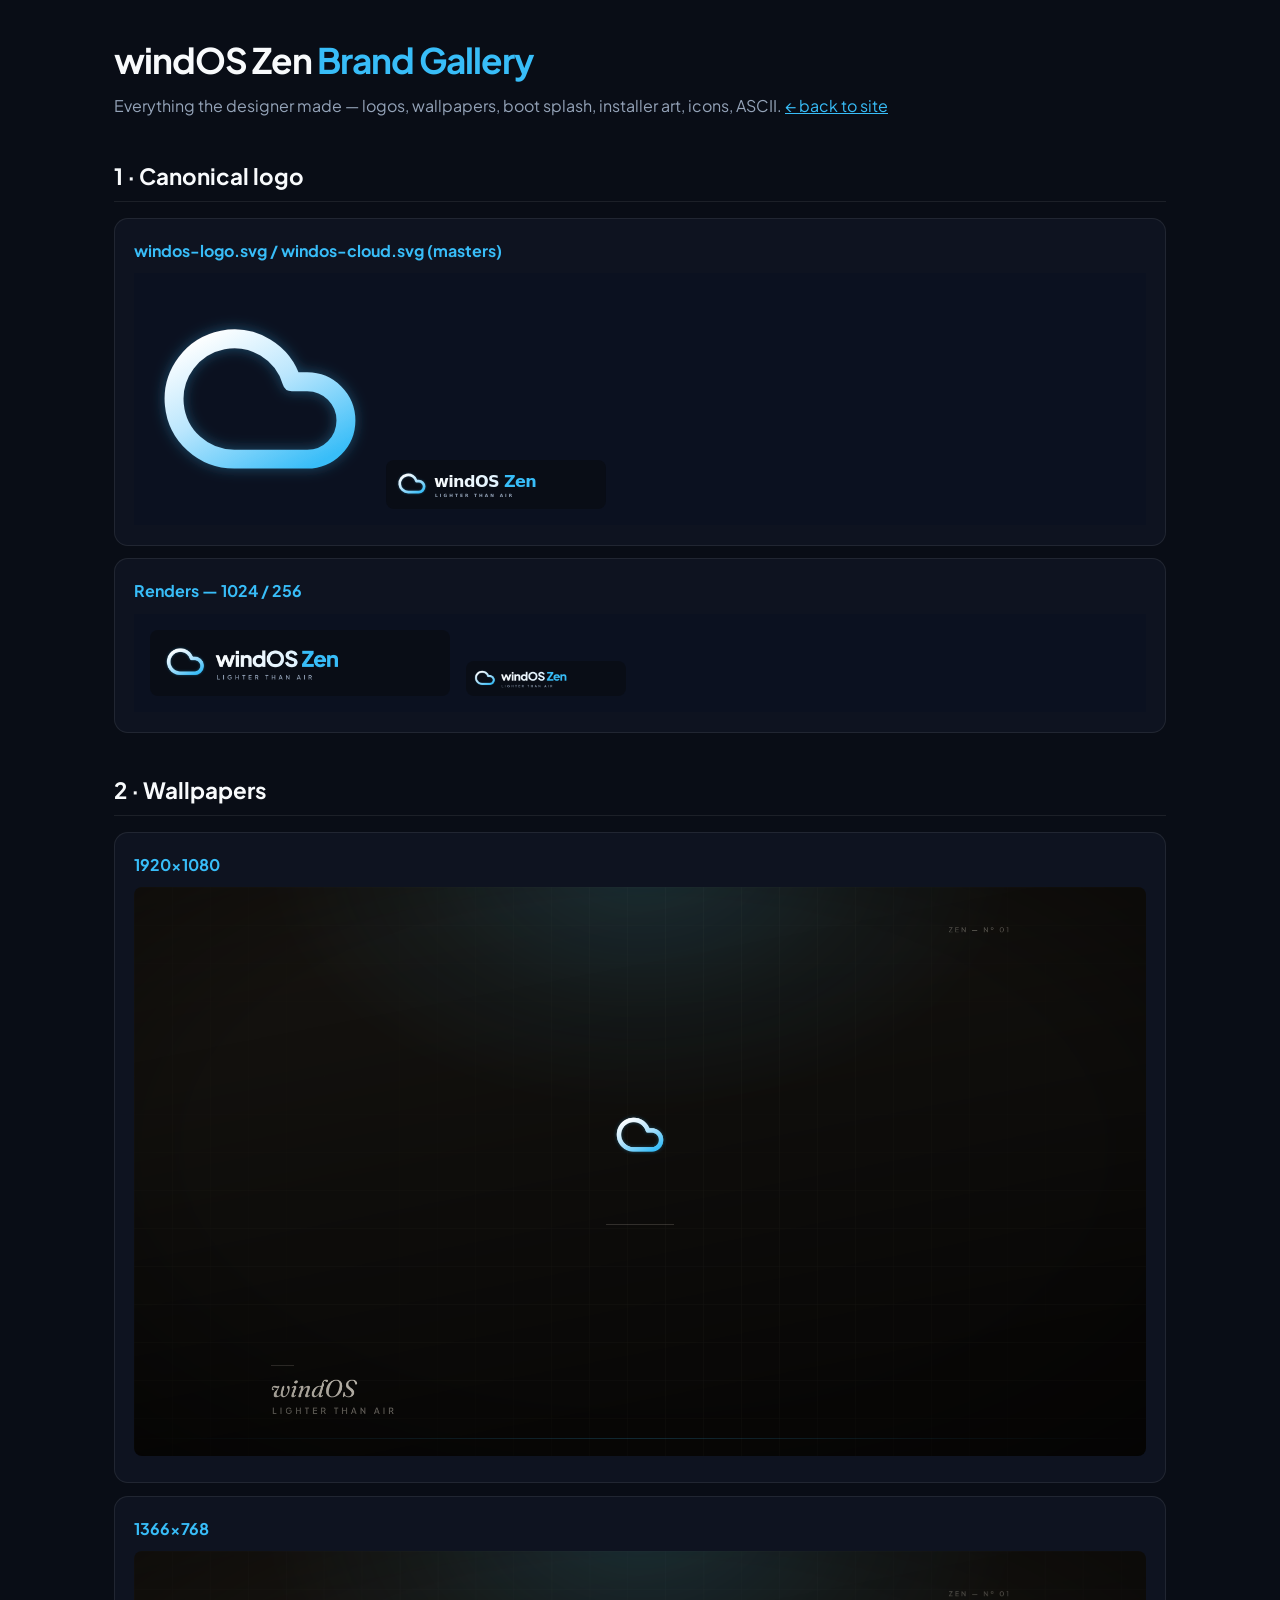
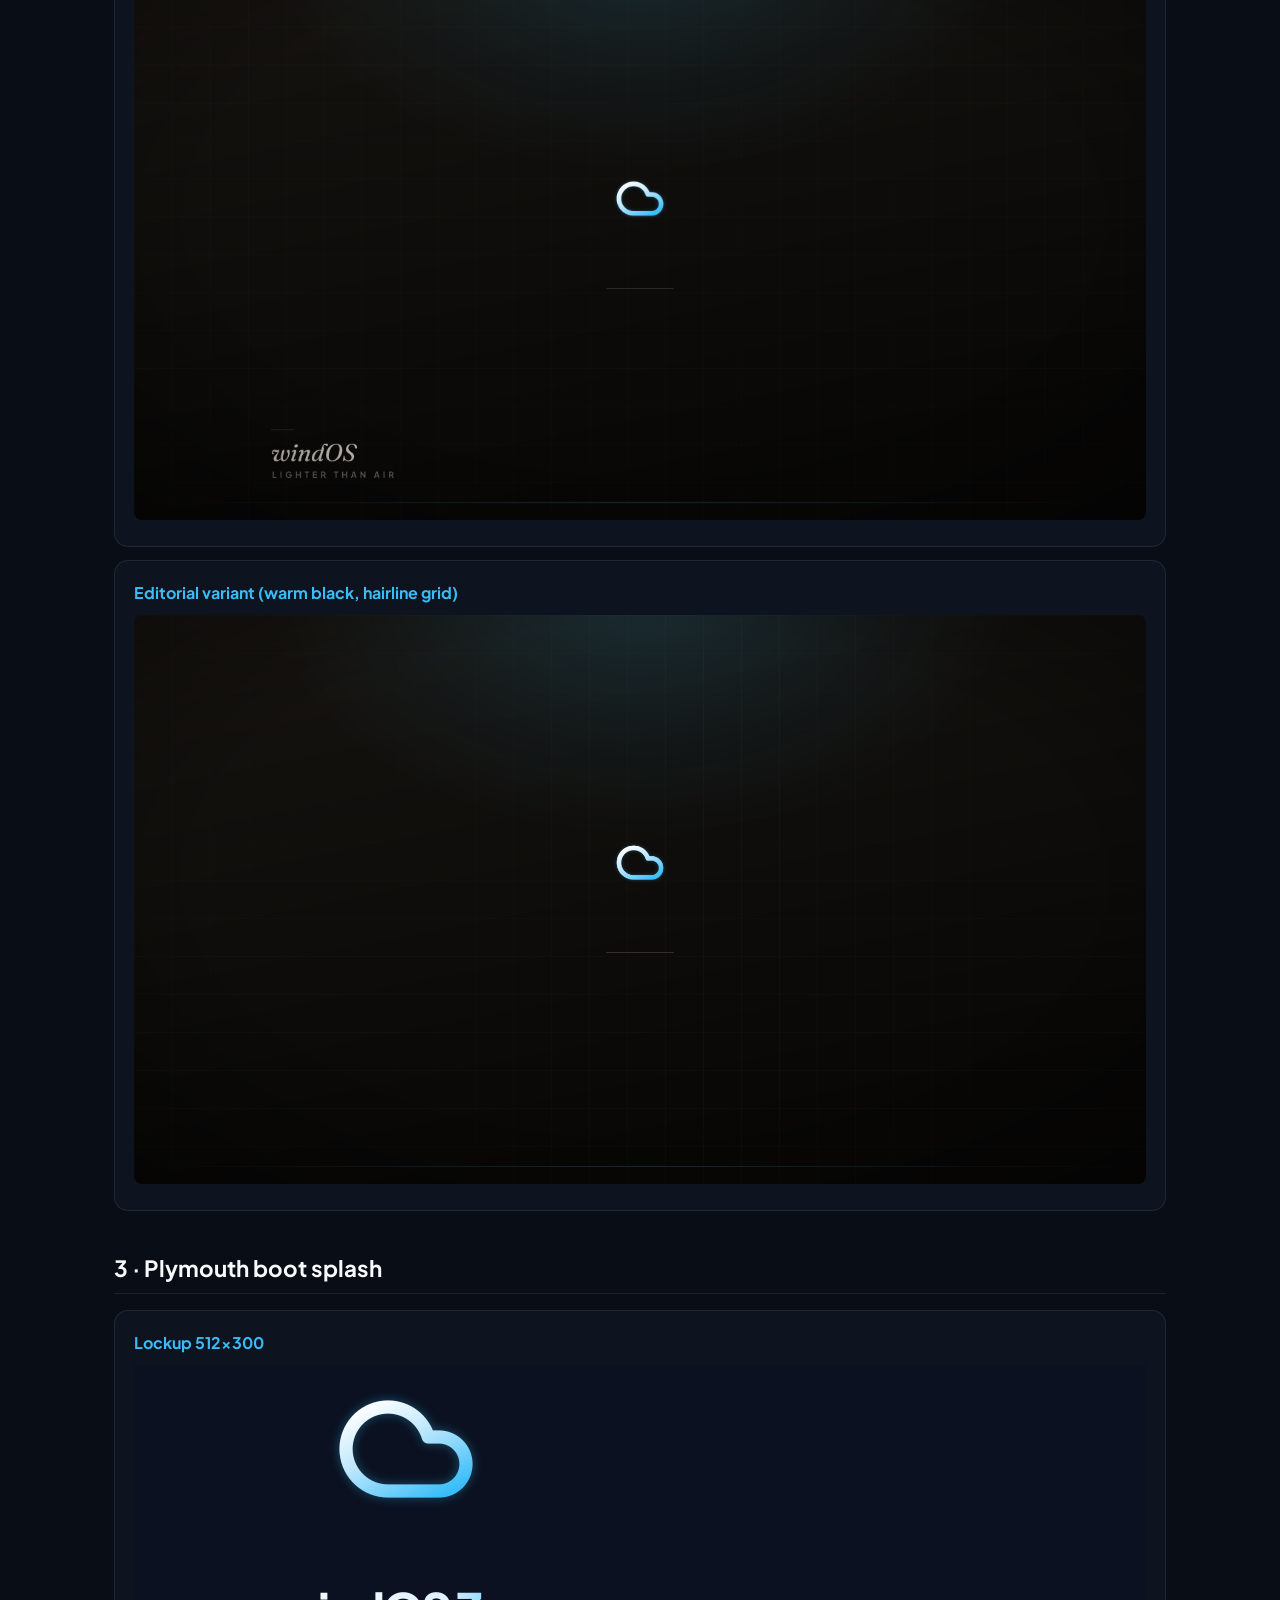
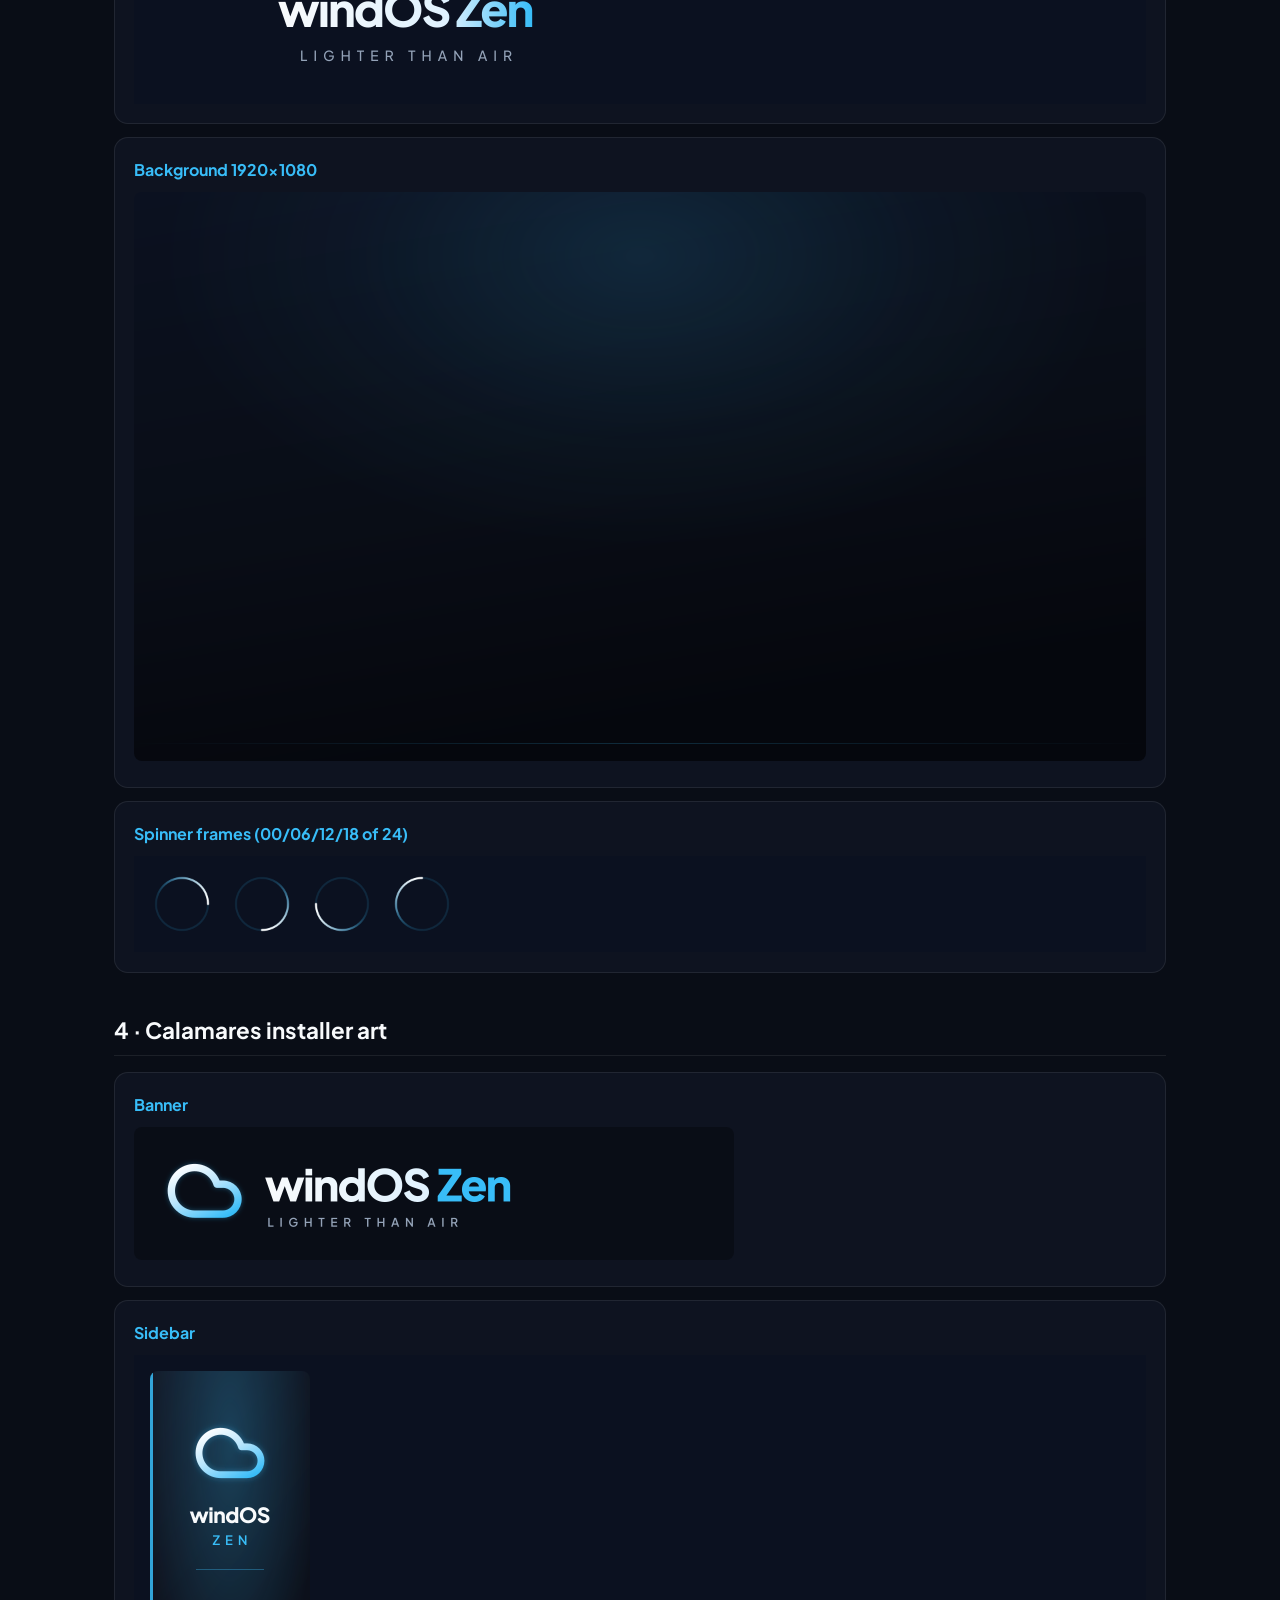
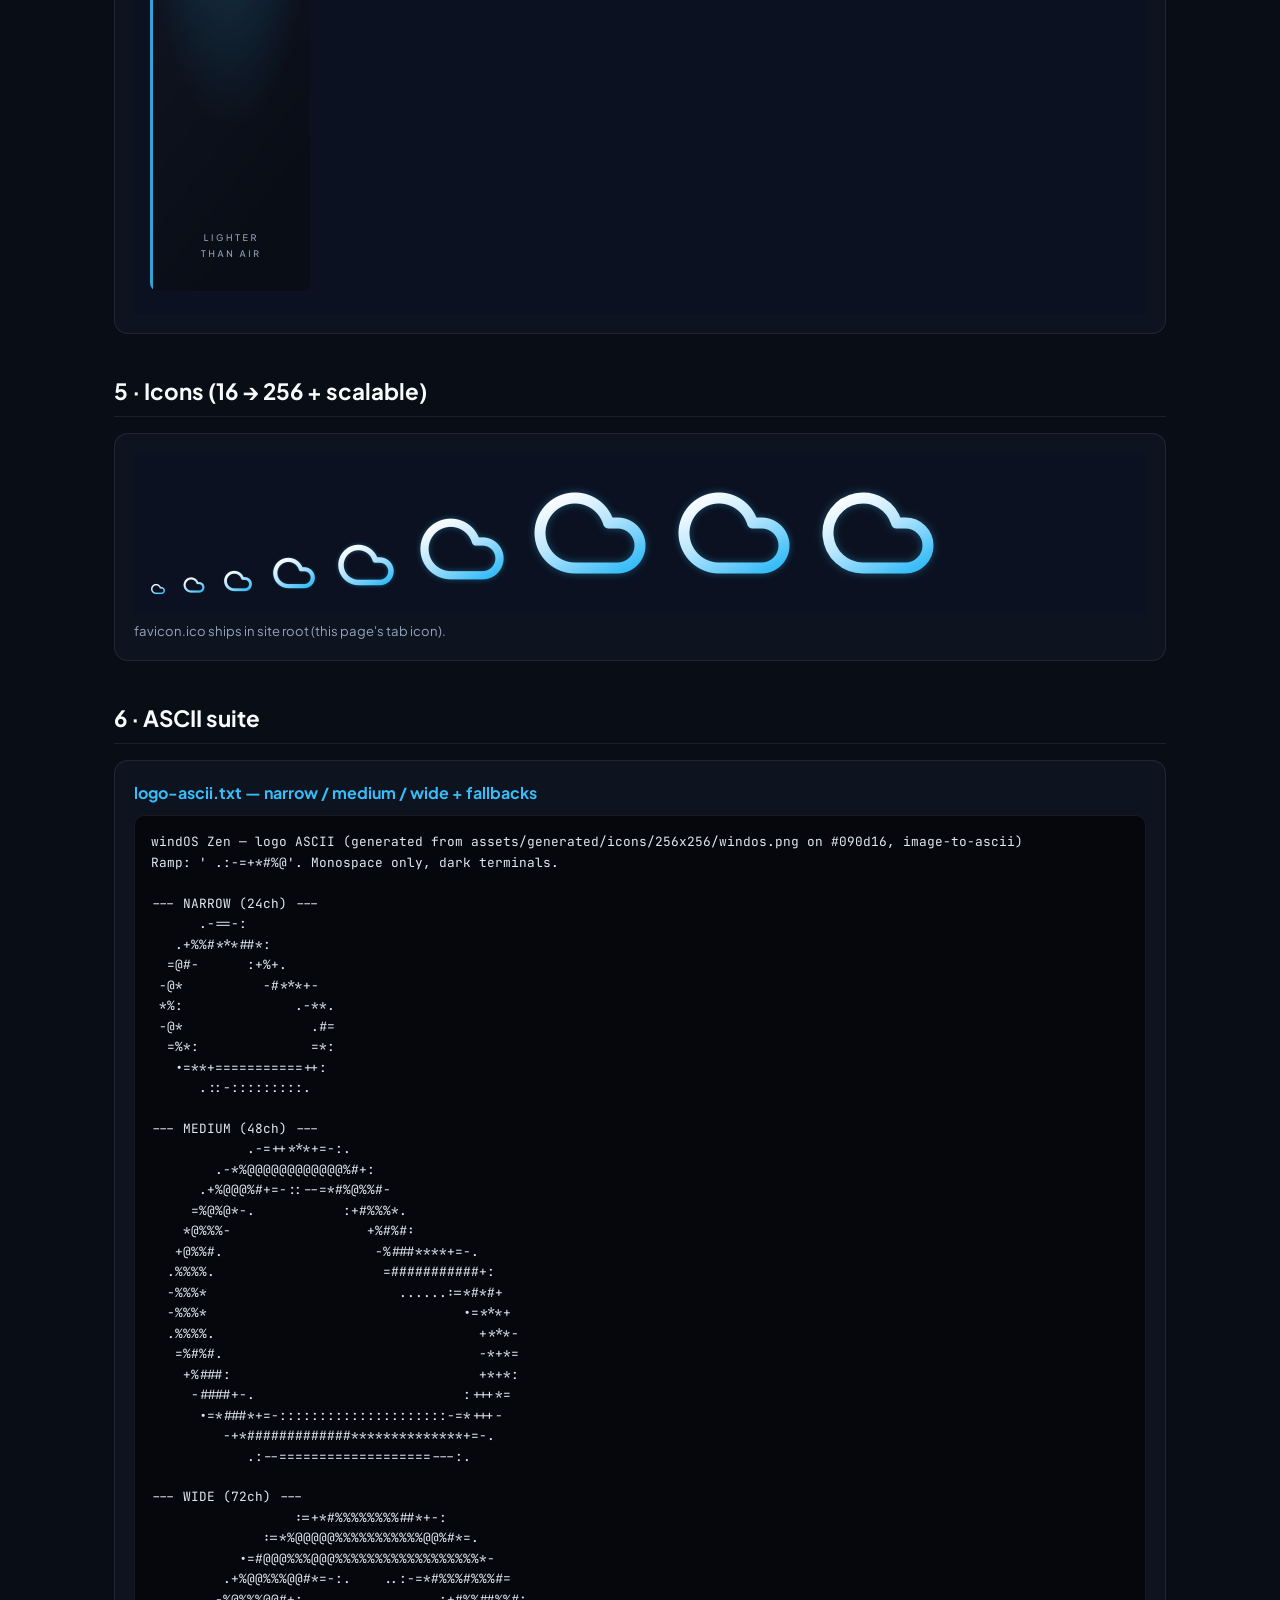
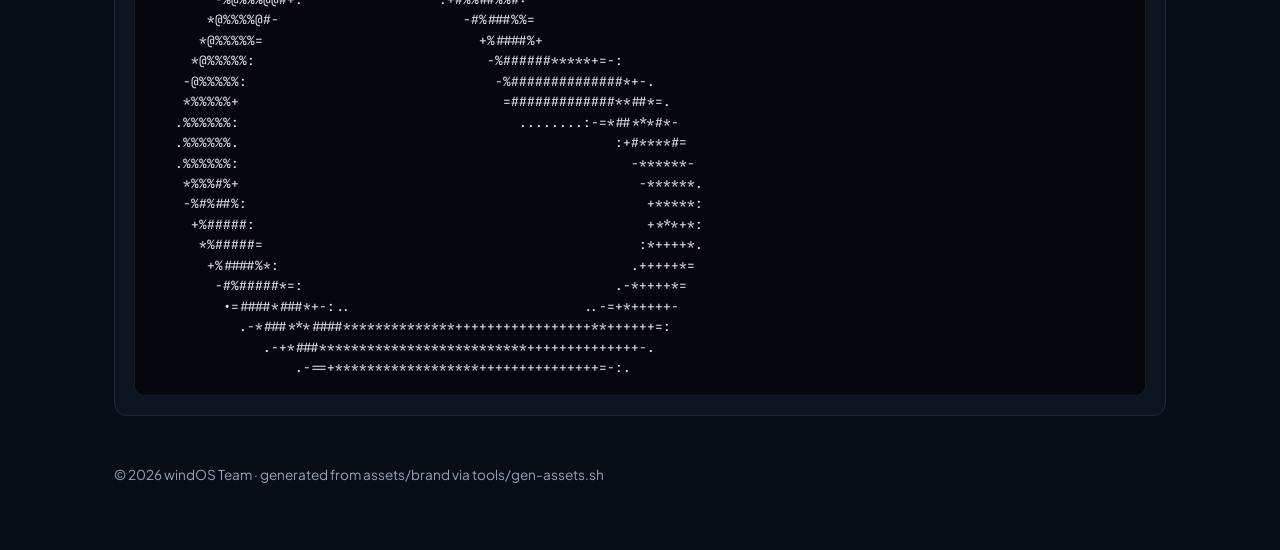
<file: gallery.html>
<!DOCTYPE html>
<html lang="en">
<head>
<meta charset="UTF-8">
<meta name="viewport" content="width=device-width, initial-scale=1.0">
<title>windOS Zen — Brand Gallery</title>
<link rel="icon" href="favicon.ico">
<link href="https://fonts.googleapis.com/css2?family=Plus+Jakarta+Sans:wght@400;600;800&family=JetBrains+Mono:wght@400&display=swap" rel="stylesheet">
<style>
:root{--bg:#090d16;--card:rgba(18,24,38,.7);--bd:rgba(255,255,255,.08);--cy:#38bdf8;--tx:#f8fafc;--mut:#94a3b8}
*{box-sizing:border-box;margin:0;padding:0;font-family:'Plus Jakarta Sans',sans-serif}
body{background:var(--bg);color:var(--tx);line-height:1.6}
.wrap{max-width:1100px;margin:0 auto;padding:2rem 1.5rem 4rem}
h1{font-size:2.2rem;letter-spacing:-1px}h1 span{color:var(--cy)}
.sub{color:var(--mut);margin:.3rem 0 2rem}
h2{margin:2.5rem 0 1rem;font-size:1.4rem;border-bottom:1px solid var(--bd);padding-bottom:.4rem}
.card{background:var(--card);border:1px solid var(--bd);border-radius:14px;padding:1.2rem;margin:.8rem 0}
.card h3{font-size:1rem;margin-bottom:.6rem;color:var(--cy)}
.row{display:flex;gap:1rem;flex-wrap:wrap;align-items:flex-end}
img{max-width:100%;border-radius:8px}.dark{background:#0b1120;padding:1rem}
.cap{color:var(--mut);font-size:.82rem;margin-top:.4rem}
pre{font-family:'JetBrains Mono',monospace;font-size:.8rem;background:#05070d;border:1px solid var(--bd);border-radius:10px;padding:1rem;overflow-x:auto;color:#e2e8f0}
.icons img{image-rendering:auto}
a{color:var(--cy)}
</style>
</head>
<body><div class="wrap">
<h1>windOS Zen <span>Brand Gallery</span></h1>
<p class="sub">Everything the designer made — logos, wallpapers, boot splash, installer art, icons, ASCII. <a href="index.html">← back to site</a></p>

<h2>1 · Canonical logo</h2>
<div class="card"><h3>windos-logo.svg / windos-cloud.svg (masters)</h3>
<div class="row dark"><img src="gallery/img/windos-cloud.svg" width="220" alt="cloud"><img src="gallery/img/windos-logo.svg" width="220" alt="logo"></div></div>
<div class="card"><h3>Renders — 1024 / 256</h3>
<div class="row dark"><img src="gallery/img/windos-logo-1024.png" width="300"><img src="gallery/img/windos-logo-256.png" width="160"></div></div>

<h2>2 · Wallpapers</h2>
<div class="card"><h3>1920×1080</h3><img src="gallery/wall/windos-zen-1920x1080.png"></div>
<div class="card"><h3>1366×768</h3><img src="gallery/wall/windos-zen-1366x768.png"></div>

<div class="card"><h3>Editorial variant (warm black, hairline grid)</h3><img src="gallery/wall/windos-zen-editorial-1920x1080.png"></div>

<h2>3 · Plymouth boot splash</h2>
<div class="card"><h3>Lockup 512×300</h3><div class="dark"><img src="gallery/plymouth/windos-lockup.png"></div></div>
<div class="card"><h3>Background 1920×1080</h3><img src="gallery/plymouth/background-1920-1080.png"></div>
<div class="card"><h3>Spinner frames (00/06/12/18 of 24)</h3><div class="row dark">
<img src="gallery/plymouth/spinner-00.png" width="64"><img src="gallery/plymouth/spinner-06.png" width="64"><img src="gallery/plymouth/spinner-12.png" width="64"><img src="gallery/plymouth/spinner-18.png" width="64"></div></div>

<h2>4 · Calamares installer art</h2>
<div class="card"><h3>Banner</h3><img src="gallery/calamares/windos-banner.png"></div>
<div class="card"><h3>Sidebar</h3><div class="dark"><img src="gallery/calamares/windos-sidebar.png"></div></div>

<h2>5 · Icons (16 → 256 + scalable)</h2>
<div class="card"><div class="row icons dark">
<img src="gallery/icons/16/windos.png" width="16"><img src="gallery/icons/24/windos.png" width="24"><img src="gallery/icons/32/windos.png" width="32"><img src="gallery/icons/48/windos.png" width="48"><img src="gallery/icons/64/windos.png" width="64"><img src="gallery/icons/96/windos.png" width="96"><img src="gallery/icons/128/windos.png" width="128"><img src="gallery/icons/256/windos.png" width="128"><img src="gallery/icons/windos.svg" width="128">
</div><p class="cap">favicon.ico ships in site root (this page's tab icon).</p></div>

<h2>6 · ASCII suite</h2>
<div class="card"><h3>logo-ascii.txt — narrow / medium / wide + fallbacks</h3><pre>windOS Zen — logo ASCII (generated from assets/generated/icons/256x256/windos.png on #090d16, image-to-ascii)
Ramp: &#x27; .:-=+*#%@&#x27;. Monospace only, dark terminals.

--- NARROW (24ch) ---
      .-==-:
   .+%%#***##*:
  =@#-      :+%+.
 -@*          -#***+-
 *%:              .-**.
 -@*                .#=
  =%*:              =*:
   .=**+===========++:
      .::-:::::::::.

--- MEDIUM (48ch) ---
            .-=++***+=-:.
        .-*%@@@@@@@@@@@@%#+:
      .+%@@@%#+=-::--=*#%@%%#-
     =%@%@*-.           :+#%%%*.
    *@%%%-                 +%#%#:
   +@%%#.                   -%###****+=-.
  .%%%%.                     =###########+:
  -%%%*                        ......:=*#*#+
  -%%%*                                .=***+
  .%%%%.                                 +***-
   =%#%#.                                -*+*=
    +%###:                               +*+*:
     -####+-.                          :+++*=
      .=*###*+=-:::::::::::::::::::::-=*+++-
         -+*#############**************+=-.
            .:--===================---:.

--- WIDE (72ch) ---
                  :=+*#%%%%%%%%##*+-:
              :=*%@@@@@%%%%%%%%%%%@@%#*=.
           .=#@@@%%%@@@%%%%%%%%%%%%%%%%%%*-
         .+%@@%%%@@#*=-:.    ..:-=*#%%%#%%%#=
        -%@%%%@@#+:                 :+#%%##%%#:
       *@%%%%@#-                       -#%###%%=
      *@%%%%%=                           +%####%+
     *@%%%%%:                             -%######*****+=-:
    -@%%%%%:                               -%##############*+-.
    *%%%%%+                                 =#############**##*=.
   .%%%%%%:                                   ........:-=*##***#*-
   .%%%%%%.                                               :+#****#=
   .%%%%%%:                                                 -******-
    *%%%#%+                                                  -******.
    -%#%##%:                                                  +*****:
     +%#####:                                                 +***+*:
      *%#####=                                               :*++++*.
       +%####%*:                                            .+++++*=
        -#%#####*=:                                       .-*++++*=
         .=####*###*+-:..                             ..-=+*+++++-
           .-*###***####**************+++++++++++++++++**++++++=:
              .-+*###**************************++++++++++++++-.
                  .-==+******************+++++++++++++++=-:.
</pre></div>

<footer style="margin-top:3rem;color:var(--mut);font-size:.85rem">© 2026 windOS Team · generated from assets/brand via tools/gen-assets.sh</footer>
</div></body></html>
</file>
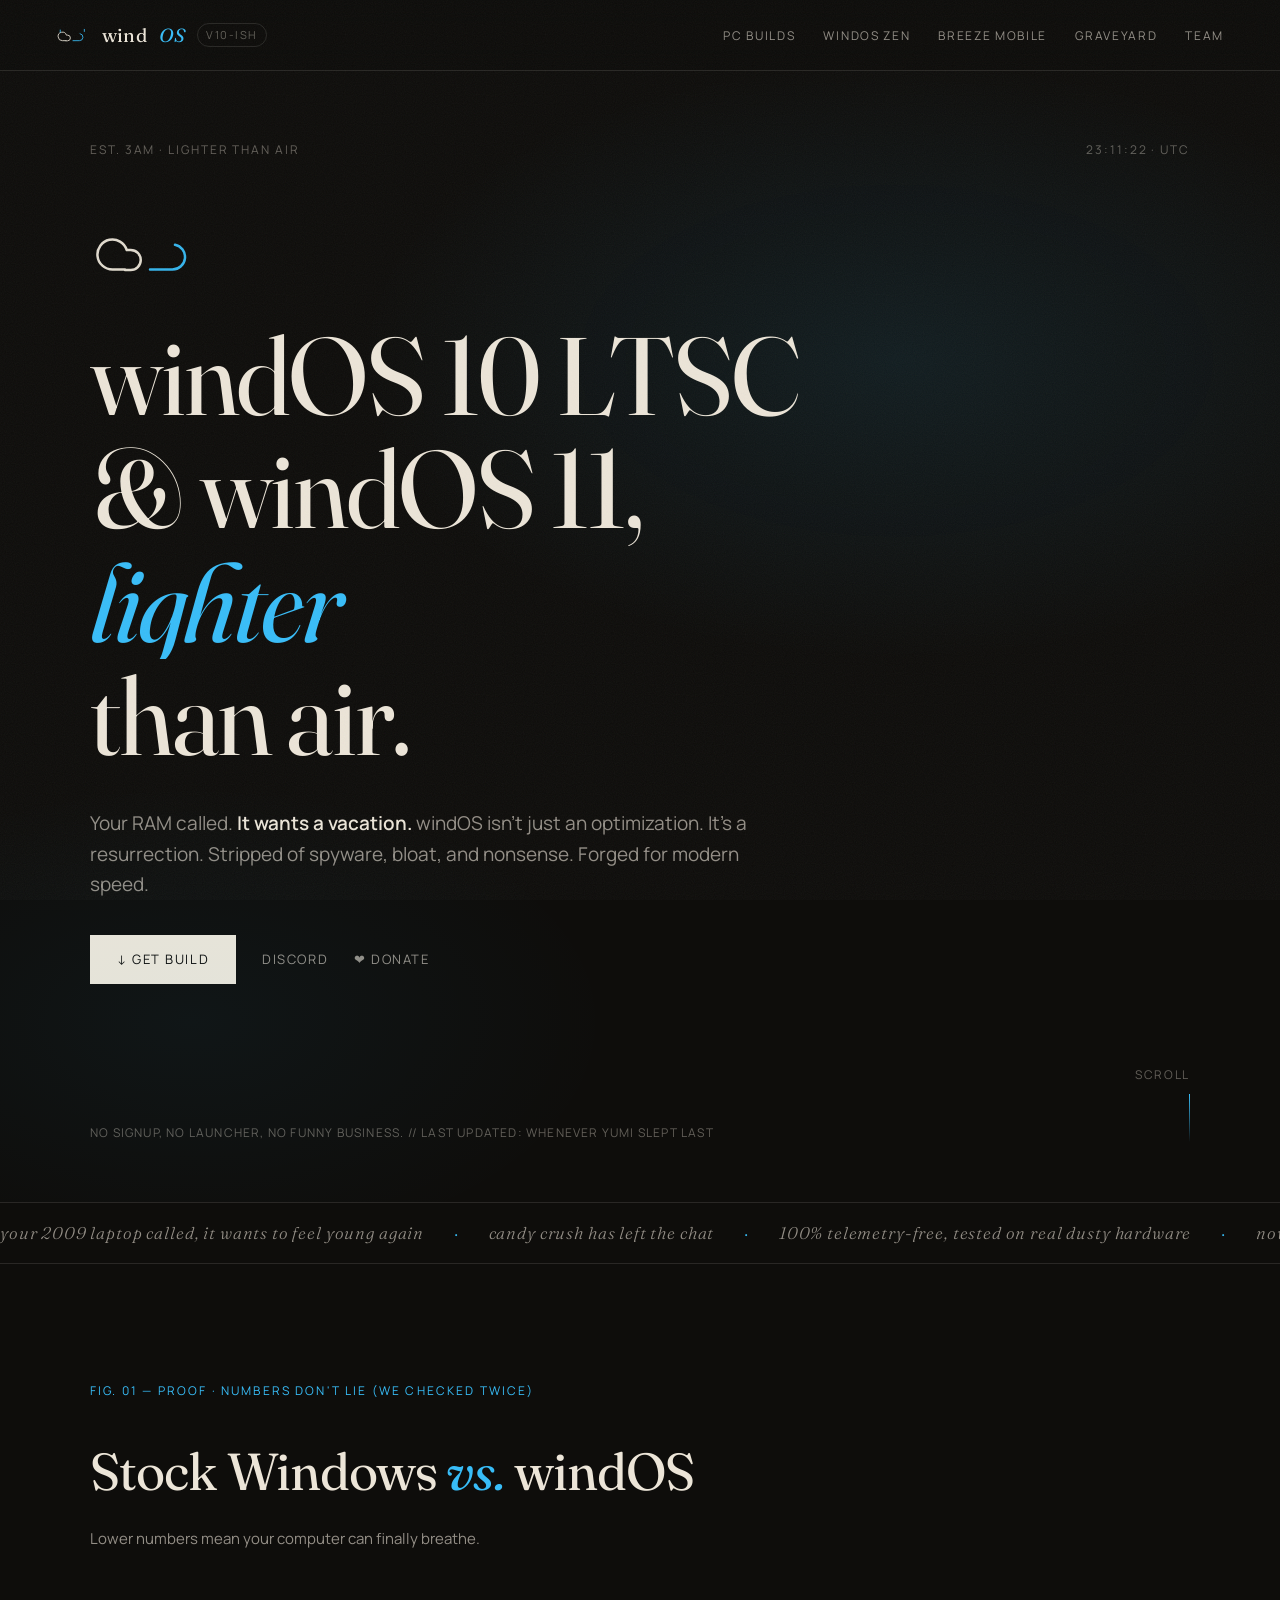
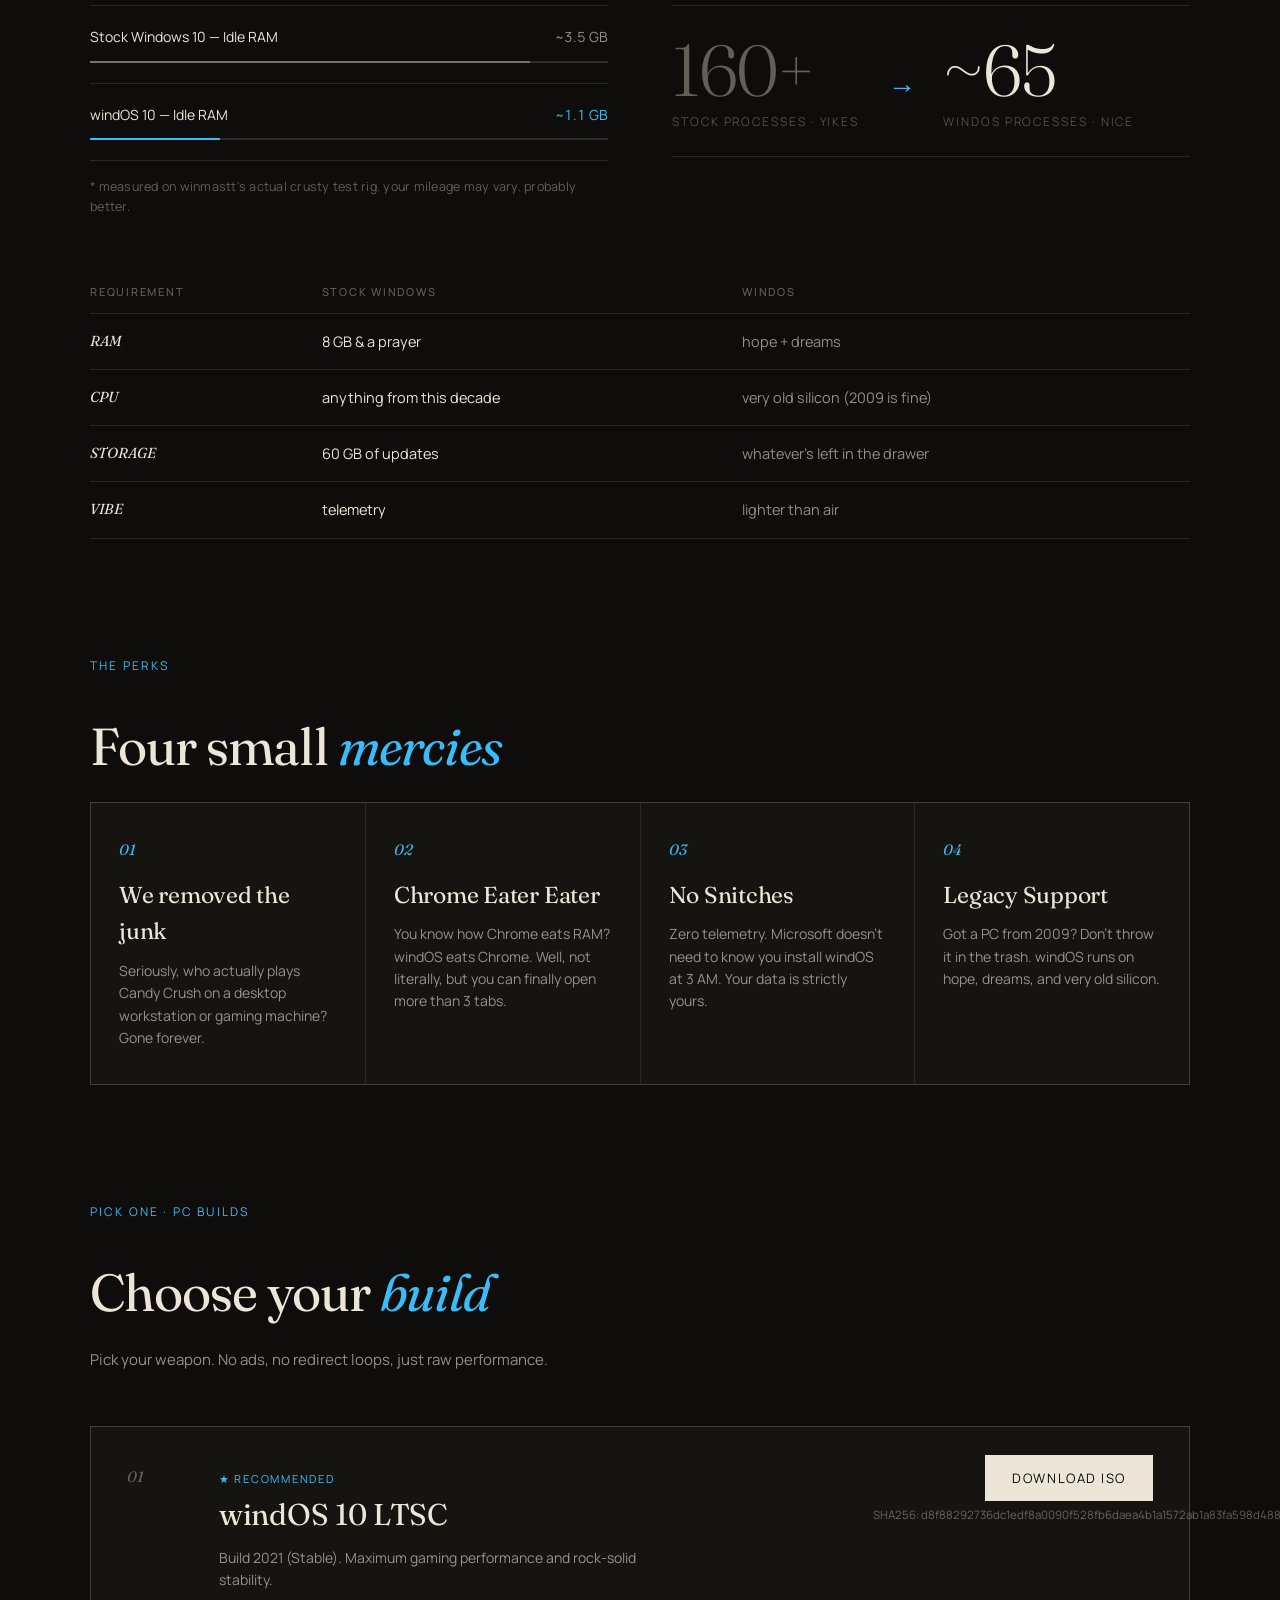
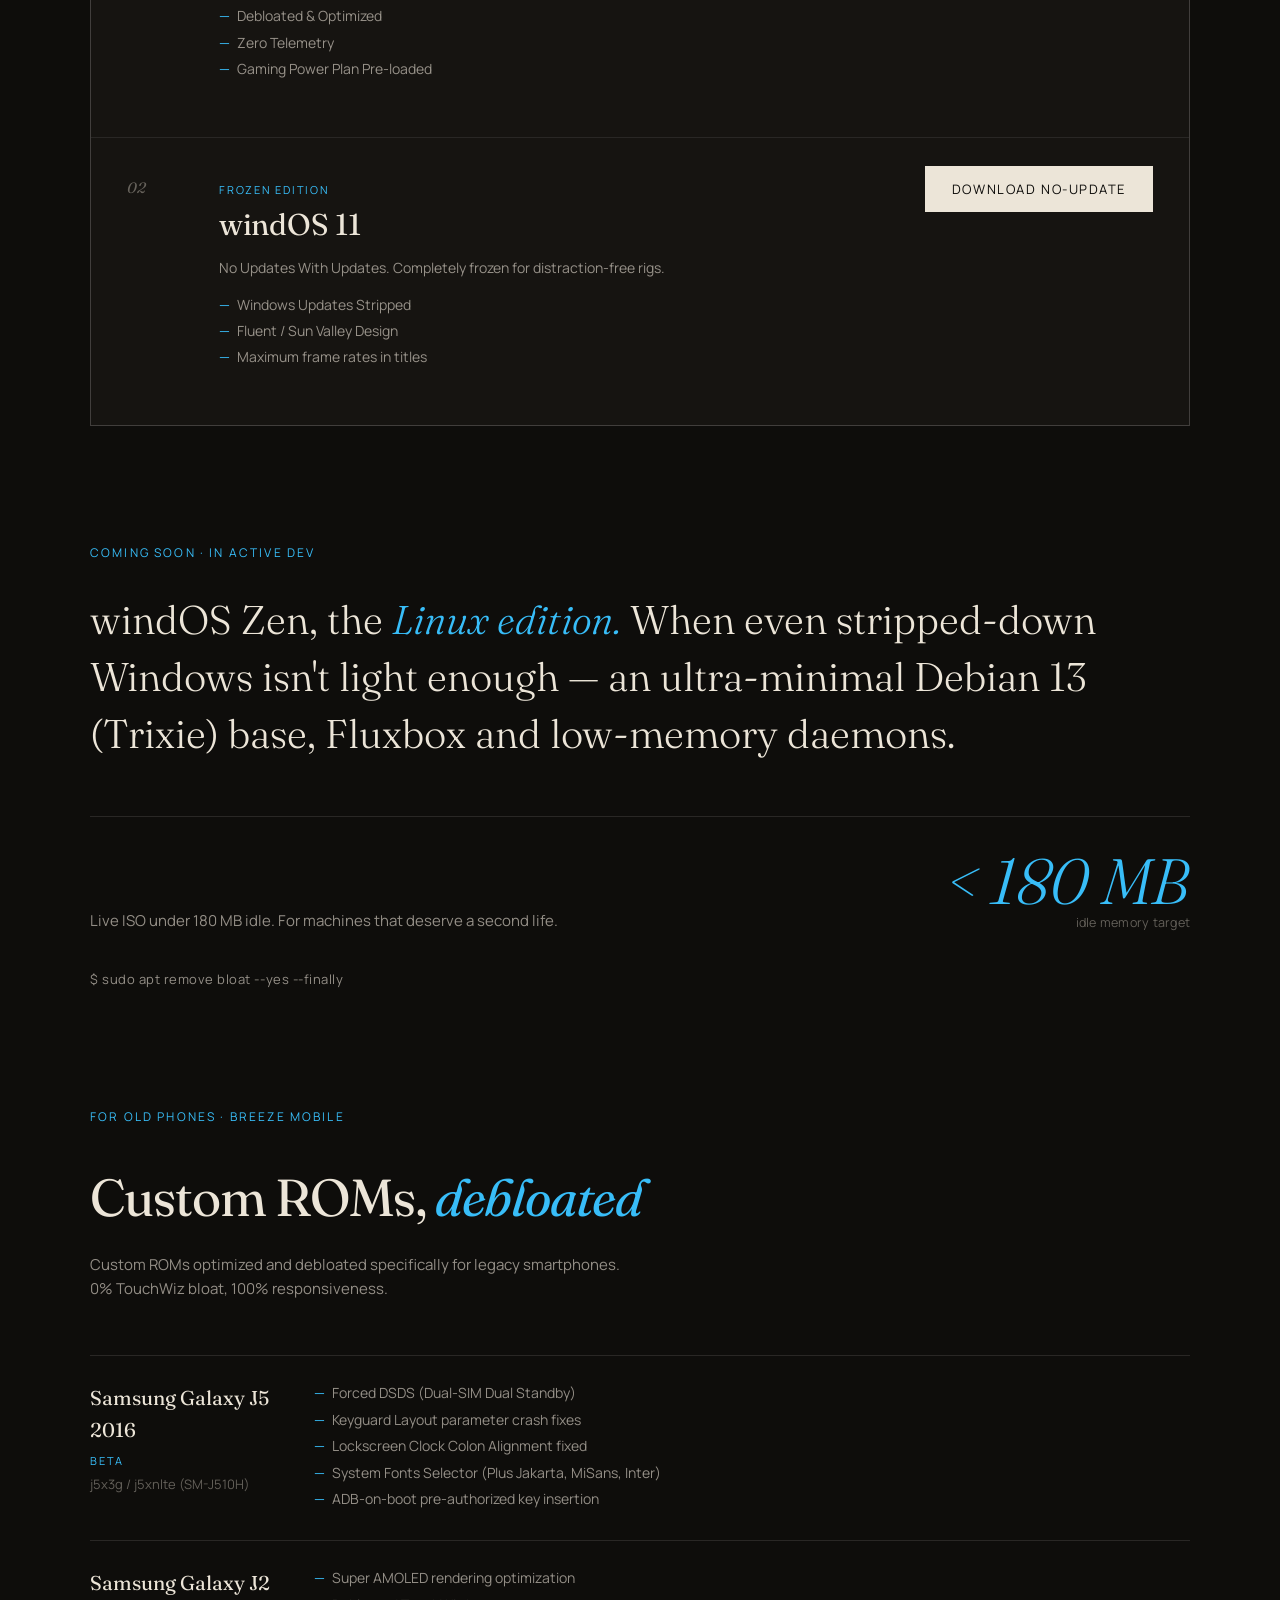
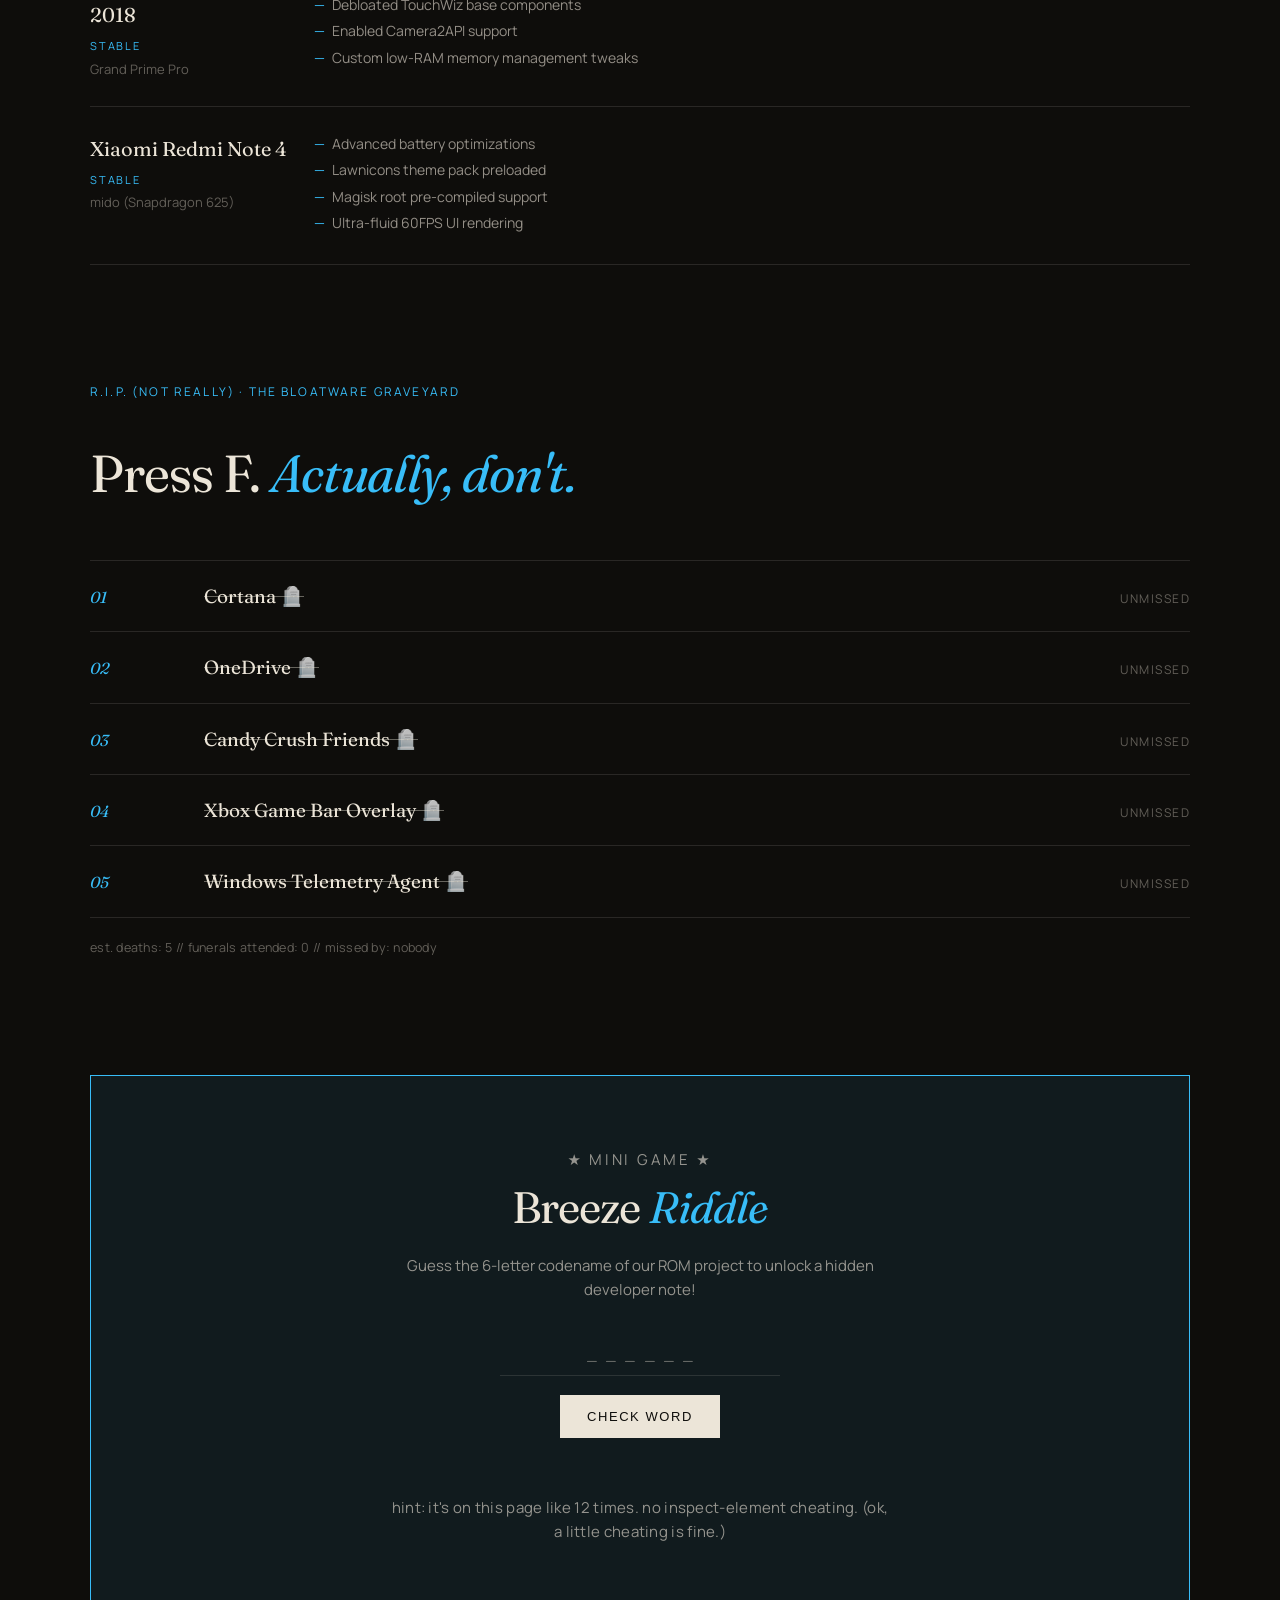
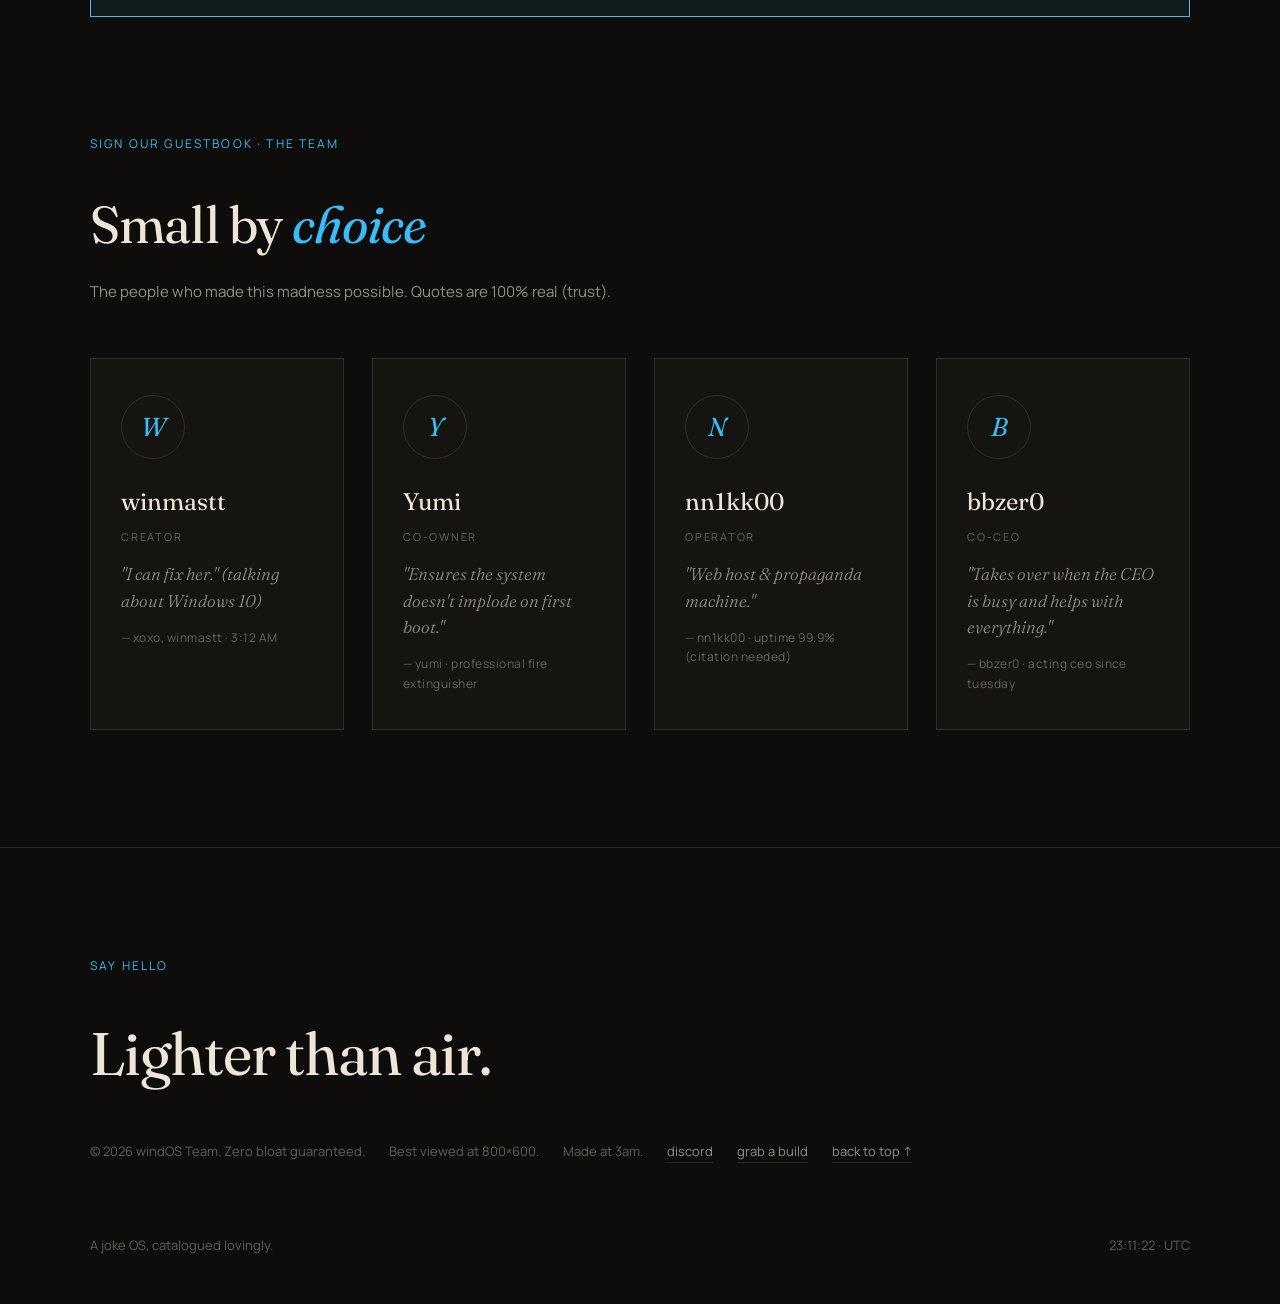
<file: index-atelier.html>
<!DOCTYPE html>
<html lang="en">
<head>
<meta charset="UTF-8">
<meta name="viewport" content="width=device-width, initial-scale=1.0">
<title>windOS - Lighter Than Air</title>
<link rel="icon" href="favicon.ico" sizes="16x16 32x32 48x48">
<link rel="apple-touch-icon" href="apple-touch-icon.png">
<link rel="preconnect" href="https://fonts.googleapis.com">
<link rel="preconnect" href="https://fonts.gstatic.com" crossorigin>
<link href="https://fonts.googleapis.com/css2?family=Fraunces:ital,opsz,wght@0,9..144,300;0,9..144,400;0,9..144,500;1,9..144,300;1,9..144,400&family=Manrope:wght@400;500;600&display=swap" rel="stylesheet">
<style>
:root{
  --bg:#0e0d0b;
  --ink:#ece5d8;
  --ink-dim:rgba(236,229,216,.6);
  --ink-faint:rgba(236,229,216,.38);
  --line:rgba(236,229,216,.12);
  --accent:#38bdf8;
  --accent-soft:rgba(56,189,248,.08);
  --card:#161411;
  --card-hover:#1c1915;
  --display:"Fraunces",Georgia,serif;
  --sans:"Manrope",system-ui,sans-serif;
  --mono:"Manrope",system-ui,sans-serif;
}
*{margin:0;padding:0;box-sizing:border-box}
html{scroll-behavior:smooth;scroll-padding-top:90px}
body{background:var(--bg);color:var(--ink);font-family:var(--sans);font-size:16px;line-height:1.6;-webkit-font-smoothing:antialiased;overflow-x:hidden}
::selection{background:var(--accent);color:var(--bg)}
.grain{position:fixed;inset:0;z-index:100;pointer-events:none;opacity:.05;background-image:url("data:image/svg+xml,%3Csvg xmlns='http://www.w3.org/2000/svg' width='200' height='200'%3E%3Cfilter id='n'%3E%3CfeTurbulence type='fractalNoise' baseFrequency='0.9' numOctaves='2'/%3E%3C/filter%3E%3Crect width='200' height='200' filter='url(%23n)'/%3E%3C/svg%3E")}
.wrap{width:min(1100px,88vw);margin:0 auto;min-width:0}
/* nav */
nav{position:fixed;top:0;left:0;right:0;z-index:50;display:flex;justify-content:space-between;align-items:center;padding:20px min(6vw,56px);background:rgba(14,13,11,.78);backdrop-filter:blur(12px);border-bottom:1px solid var(--line);gap:1rem}
.brand{display:flex;align-items:center;gap:12px;text-decoration:none;color:var(--ink);font-family:var(--display);font-size:19px;letter-spacing:.01em}
.brand svg{width:34px;height:22px;flex:none}
.brand em{color:var(--accent);font-style:italic}
.brand small{font-family:var(--sans);font-size:11px;letter-spacing:.14em;text-transform:uppercase;color:var(--ink-faint);border:1px solid var(--line);padding:2px 8px;border-radius:999px;white-space:nowrap}
.nav-links{display:flex;gap:28px;align-items:center;flex-wrap:wrap}
.nav-links a{color:var(--ink-dim);text-decoration:none;font-size:12px;letter-spacing:.14em;text-transform:uppercase;transition:color .3s}
.nav-links a:hover{color:var(--ink)}
@media(max-width:820px){.nav-links{display:none}}
/* hero */
.hero{min-height:100svh;display:flex;flex-direction:column;justify-content:center;position:relative;overflow:hidden;padding:140px 0 60px}
.hero::before{content:"";position:absolute;inset:0;background:radial-gradient(900px 500px at 70% 30%,rgba(56,189,248,.09),transparent 60%),radial-gradient(700px 400px at 15% 85%,rgba(56,189,248,.05),transparent 60%);pointer-events:none}
.hero-meta{display:flex;justify-content:space-between;gap:1rem;flex-wrap:wrap;font-size:12px;letter-spacing:.16em;text-transform:uppercase;color:var(--ink-faint);margin-bottom:7vh}
.hero-cloud{width:120px;height:auto;margin-bottom:34px;opacity:.95}
h1{font-family:var(--display);font-weight:400;font-size:clamp(46px,8.6vw,112px);line-height:1.03;letter-spacing:-.02em;max-width:12ch}
h1 em{font-style:italic;color:var(--accent)}
.mask{display:block;overflow:hidden}
.mask>span{display:block;transform:translateY(110%);animation:rise 1.2s cubic-bezier(.22,1,.36,1) forwards}
.mask:nth-child(2)>span{animation-delay:.15s}
@keyframes rise{to{transform:translateY(0)}}
.lede{margin-top:4vh;max-width:56ch;color:var(--ink-dim);font-size:clamp(16px,2vw,19px)}
.lede b{color:var(--ink);font-weight:600}
.hero-actions{display:flex;gap:26px;align-items:baseline;flex-wrap:wrap;margin-top:4vh}
.btn-solid{font-size:13px;letter-spacing:.12em;text-transform:uppercase;text-decoration:none;color:var(--bg);background:var(--ink);padding:13px 26px;border:1px solid var(--ink);transition:background .3s,color .3s,border-color .3s}
.btn-solid:hover{background:var(--accent);border-color:var(--accent)}
.btn-line{font-size:13px;letter-spacing:.12em;text-transform:uppercase;text-decoration:none;color:var(--ink-dim);padding-bottom:4px;background:linear-gradient(var(--accent),var(--accent)) no-repeat;background-size:0 1px;background-position:left 100%;transition:background-size .4s,color .3s}
.btn-line:hover{color:var(--ink);background-size:100% 1px}
.hero-foot{display:flex;justify-content:space-between;align-items:flex-end;gap:1rem;margin-top:9vh;font-size:13px;color:var(--ink-faint)}
.hero-foot .mono-note{font-size:12px;letter-spacing:.1em;text-transform:uppercase}
.scroll-hint{font-size:12px;letter-spacing:.14em;text-transform:uppercase;color:var(--ink-faint);text-align:right}
.scroll-hint::after{content:"";display:block;width:1px;height:48px;background:linear-gradient(var(--accent),transparent);margin-top:10px;margin-left:auto}
/* marquee */
.marquee{border-top:1px solid var(--line);border-bottom:1px solid var(--line);padding:16px 0;overflow:hidden;white-space:nowrap}
.marquee-track{display:inline-block;animation:scroll 30s linear infinite;font-family:var(--display);font-style:italic;font-weight:300;font-size:17px;letter-spacing:.05em;color:var(--ink-dim)}
.marquee-track i{color:var(--accent);font-style:normal;padding:0 26px}
@keyframes scroll{to{transform:translateX(-50%)}}
@media(prefers-reduced-motion:reduce){.marquee-track{animation:none}}
/* sections */
section{padding:13vh 0}
.eyebrow{font-size:12px;letter-spacing:.18em;text-transform:uppercase;color:var(--accent);margin-bottom:30px}
.section-head{font-family:var(--display);font-weight:400;font-size:clamp(32px,4.5vw,52px);letter-spacing:-.02em;margin-bottom:14px}
.section-head em{font-style:italic;color:var(--accent)}
.section-sub{color:var(--ink-dim);font-size:15px;max-width:60ch;margin-bottom:6vh}
.rule{border:none;border-top:1px solid var(--line)}
.fine{font-size:12.5px;color:var(--ink-faint);letter-spacing:.02em}
/* measure bars — thin editorial version */
.measure{display:grid;grid-template-columns:1fr 1fr;gap:0 64px}
@media(max-width:760px){.measure{grid-template-columns:1fr;gap:48px}}
.bar-row{padding:20px 0;border-bottom:1px solid var(--line)}
.bar-row:first-child{border-top:1px solid var(--line)}
.bar-label{display:flex;justify-content:space-between;gap:1rem;font-size:14px;margin-bottom:12px}
.bar-label .v{font-variant-numeric:tabular-nums;color:var(--ink-dim)}
.bar-label .v.hot{color:var(--accent)}
.bar-bg{height:2px;background:rgba(236,229,216,.14);position:relative}
.bar-fill{position:absolute;left:0;top:0;bottom:0;background:var(--ink-faint)}
.bar-fill.wind{background:var(--accent)}
.figures{display:flex;align-items:baseline;gap:28px;padding:28px 0;border-top:1px solid var(--line);border-bottom:1px solid var(--line)}
.figures .fig{font-family:var(--display);font-size:clamp(44px,6vw,72px);font-weight:300;line-height:1;letter-spacing:-.02em}
.figures .fig small{display:block;font-family:var(--sans);font-size:12px;letter-spacing:.16em;text-transform:uppercase;color:var(--ink-faint);margin-top:10px}
.figures .arrow{font-family:var(--display);font-style:italic;color:var(--accent);font-size:28px}
.figures .was{color:var(--ink-faint)}
/* ruled spec table */
.spec{width:100%;border-collapse:collapse;margin-top:6vh;font-size:14.5px}
.spec th{font-size:11px;letter-spacing:.16em;text-transform:uppercase;color:var(--ink-faint);font-weight:500;text-align:left;padding:12px 8px 12px 0;border-bottom:1px solid var(--line)}
.spec td{padding:16px 8px 16px 0;border-bottom:1px solid var(--line);vertical-align:top}
.spec td.k{font-family:var(--display);font-style:italic;color:var(--ink)}
.spec td:last-child{color:var(--ink-dim)}
/* perks — four quiet columns */
.perks{display:grid;grid-template-columns:repeat(auto-fit,minmax(230px,1fr));gap:1px;background:var(--line);border:1px solid var(--line)}
.perk{background:var(--card);padding:34px 28px;transition:background .5s}
.perk:hover{background:var(--card-hover)}
.perk .n{font-family:var(--display);font-style:italic;color:var(--accent);font-size:15px}
.perk h3{font-family:var(--display);font-weight:400;font-size:23px;margin:14px 0 10px;letter-spacing:-.01em}
.perk p{font-size:14px;color:var(--ink-dim)}
/* builds — ruled catalogue entries */
.entries{display:grid;gap:1px;background:var(--line);border:1px solid var(--line)}
.entry{background:var(--card);padding:38px 36px;transition:background .5s;display:grid;grid-template-columns:64px 1fr auto;gap:0 28px;align-items:start}
.entry:hover{background:var(--card-hover)}
.entry .num{font-family:var(--display);font-style:italic;color:var(--ink-faint);font-size:15px}
.entry h3{font-family:var(--display);font-weight:400;font-size:clamp(24px,3vw,30px);letter-spacing:-.01em;margin-bottom:6px}
.entry .tag{font-size:11px;letter-spacing:.16em;text-transform:uppercase;color:var(--accent)}
.entry .desc{font-size:14px;color:var(--ink-dim);max-width:52ch;margin:8px 0 14px}
.entry ul{list-style:none;font-size:14px;color:var(--ink-dim);margin-bottom:18px}
.entry ul li{padding-left:18px;position:relative;margin-bottom:4px}
.entry ul li::before{content:"—";position:absolute;left:0;color:var(--accent)}
.entry .cta{text-align:right;white-space:nowrap}
.entry .sha{font-size:11.5px;color:var(--ink-faint);word-break:break-all;margin-top:14px;max-width:280px;margin-left:auto;line-height:1.7}
@media(max-width:640px){.entry{grid-template-columns:1fr;gap:10px}.entry .cta{text-align:left}.entry .sha{margin-left:0;max-width:100%}}
/* zen manifesto */
.manifesto p.big{font-family:var(--display);font-weight:300;font-size:clamp(24px,3.4vw,40px);line-height:1.42;max-width:46ch}
.manifesto p.big em{color:var(--accent)}
.manifesto .zen-row{display:flex;justify-content:space-between;align-items:flex-end;gap:2rem;flex-wrap:wrap;margin-top:6vh;padding-top:32px;border-top:1px solid var(--line)}
.zen-fig{font-family:var(--display);font-style:italic;font-weight:300;font-size:clamp(40px,6vw,64px);color:var(--accent);line-height:1}
.cmd{font-size:13px;color:var(--ink-dim);letter-spacing:.04em;margin-top:4vh}
/* mobile ROMs — ledger rows */
.rom{display:grid;grid-template-columns:200px 1fr;gap:24px;padding:26px 0;border-bottom:1px solid var(--line);font-size:15px}
.rom:first-of-type{border-top:1px solid var(--line)}
.rom .name{font-family:var(--display);font-size:20px}
.rom .name span{display:block;font-family:var(--sans);font-size:11px;letter-spacing:.16em;text-transform:uppercase;color:var(--accent);margin-top:6px}
.rom .codename{font-size:13px;color:var(--ink-faint);margin-top:4px}
.rom ul{list-style:none;font-size:14px;color:var(--ink-dim)}
.rom ul li{padding-left:18px;position:relative;margin-bottom:4px}
.rom ul li::before{content:"—";position:absolute;left:0;color:var(--accent)}
@media(max-width:640px){.rom{grid-template-columns:1fr;gap:8px}}
/* graveyard */
.grave-row{display:grid;grid-template-columns:90px 1fr auto;gap:24px;padding:20px 0;border-bottom:1px solid var(--line);align-items:baseline}
.grave-row:first-of-type{border-top:1px solid var(--line)}
.grave-row .y{font-family:var(--display);font-style:italic;color:var(--accent)}
.grave-row .a{font-family:var(--display);font-size:19px;text-decoration:line-through;text-decoration-thickness:1px;text-decoration-color:rgba(236,229,216,.4)}
.grave-row .n{font-size:12px;letter-spacing:.12em;text-transform:uppercase;color:var(--ink-faint);text-align:right}
@media(max-width:640px){.grave-row{grid-template-columns:1fr;gap:2px}.grave-row .n{text-align:left}}
/* riddle */
.riddle{border:1px solid var(--accent);background:var(--accent-soft);padding:clamp(40px,6vw,72px);text-align:center}
.riddle h2{font-family:var(--display);font-weight:400;font-size:clamp(28px,4vw,44px);letter-spacing:-.02em;margin-bottom:12px}
.riddle h2 em{font-style:italic;color:var(--accent)}
.riddle p{font-size:15px;color:var(--ink-dim);max-width:56ch;margin:0 auto}
.riddle-input{background:transparent;border:none;border-bottom:1px solid var(--line);color:var(--ink);padding:.7rem 1rem;font-size:1.3rem;letter-spacing:.45em;text-transform:uppercase;text-align:center;margin:1.6rem 0 1.2rem;width:min(280px,80vw);outline:none;font-family:var(--display);text-indent:.45em}
.riddle-input:focus{border-bottom-color:var(--accent)}
.riddle-input::placeholder{color:var(--ink-faint)}
#riddleFeedback{min-height:1.5em;font-size:15px}
/* team */
.team{display:grid;grid-template-columns:repeat(auto-fit,minmax(240px,1fr));gap:28px}
.member{border:1px solid var(--line);background:var(--card);padding:36px 30px;transition:background .5s}
.member:hover{background:var(--card-hover)}
.mono-init{width:64px;height:64px;border:1px solid var(--line);display:grid;place-items:center;font-family:var(--display);font-style:italic;font-size:26px;color:var(--accent);margin-bottom:24px;border-radius:50%}
.member h3{font-family:var(--display);font-weight:400;font-size:24px}
.member .role{font-size:11px;letter-spacing:.16em;text-transform:uppercase;color:var(--ink-faint);margin:6px 0 16px}
.member .bio{font-family:var(--display);font-style:italic;font-weight:300;font-size:17px;color:var(--ink-dim);line-height:1.55}
.member .sig{font-size:12px;color:var(--ink-faint);margin-top:14px;letter-spacing:.04em}
/* footer */
footer{border-top:1px solid var(--line);padding:12vh 0 48px}
.big-link{font-family:var(--display);font-size:clamp(30px,6vw,60px);letter-spacing:-.02em;text-decoration:none;color:var(--ink);background:linear-gradient(var(--accent),var(--accent)) no-repeat;background-size:0 2px;background-position:left 100%;transition:background-size .5s cubic-bezier(.22,1,.36,1),color .3s;display:inline-block;padding-bottom:4px}
.big-link:hover{color:var(--accent);background-size:100% 2px}
.foot-meta{display:flex;gap:1.5rem;flex-wrap:wrap;margin-top:4vh;font-size:13px;color:var(--ink-faint)}
.foot-meta a{color:var(--ink-dim);text-decoration:none;border-bottom:1px solid var(--line)}
.foot-meta a:hover{color:var(--ink)}
.foot-row{display:flex;justify-content:space-between;gap:1rem;flex-wrap:wrap;align-items:flex-end;margin-top:8vh;font-size:13px;color:var(--ink-faint)}
.reveal{opacity:0;transform:translateY(28px);transition:opacity .9s,transform .9s cubic-bezier(.22,1,.36,1)}
.reveal.in{opacity:1;transform:none}
img{max-width:100%}
@media(prefers-reduced-motion:reduce){*,*::before,*::after{animation-duration:.01ms!important;transition-duration:.01ms!important}html{scroll-behavior:auto}.mask>span{transform:none}.reveal{opacity:1;transform:none}}
</style>
</head>
<body>
<!--
  ╔══════════════════════════════════════════════╗
  ║  hi. winmastt was here.                      ║
  ║  if you're reading this: the cloud is       ║
  ║  just an SVG. there is no cloud.            ║
  ║  touch grass, then install windOS.          ║
  ╚══════════════════════════════════════════════╝
  p.s. the riddle answer is NOT password123. stop guessing that.
-->
<div class="grain" aria-hidden="true"></div>

<nav>
  <a class="brand" href="#top" aria-label="windOS home">
    <svg viewBox="0 0 48 22" fill="none" stroke="#ece5d8" stroke-width="1.2" stroke-linecap="round" stroke-linejoin="round" aria-hidden="true"><path d="M14 19H9a6 6 0 1 1 5.7-7.8h1.6a4 4 0 1 1 0 8H14"/><path d="M24 19h9a5 5 0 0 0 1-9.9" stroke="#38bdf8"/><line x1="6" y1="4" x2="6" y2="7" stroke="#38bdf8"/><line x1="40" y1="3" x2="40" y2="6" stroke="#38bdf8"/></svg>
    wind<em>OS</em> <small>v10-ish</small>
  </a>
  <div class="nav-links">
    <a href="#builds">PC Builds</a>
    <a href="#zen">windOS Zen</a>
    <a href="#mobile">Breeze Mobile</a>
    <a href="#graveyard">Graveyard</a>
    <a href="#team">Team</a>
  </div>
</nav>

<header class="hero" id="top">
  <div class="wrap">
    <div class="hero-meta"><span>Est. 3AM · Lighter Than Air</span><span class="tz" data-clock></span></div>
    <svg class="hero-cloud" viewBox="0 0 48 22" fill="none" stroke="#ece5d8" stroke-width="1" stroke-linecap="round" stroke-linejoin="round" aria-hidden="true"><path d="M14 19H9a6 6 0 1 1 5.7-7.8h1.6a4 4 0 1 1 0 8H14"/><path d="M24 19h9a5 5 0 0 0 1-9.9" stroke="#38bdf8"/></svg>
    <h1 id="heroTitle">
      <span class="mask"><span>windOS 10 LTSC</span></span>
      <span class="mask"><span>&amp; windOS 11, <em>lighter</em></span></span>
      <span class="mask"><span>than air.</span></span>
    </h1>
    <p class="lede">Your RAM called. <b>It wants a vacation.</b> windOS isn't just an optimization. It's a resurrection. Stripped of spyware, bloat, and nonsense. Forged for modern speed.</p>
    <div class="hero-actions">
      <a href="#builds" class="btn-solid">↓ Get Build</a>
      <a href="https://discord.gg/" target="_blank" class="btn-line">Discord</a>
      <a href="#" class="btn-line">❤️ Donate</a>
    </div>
    <div class="hero-foot">
      <span class="mono-note">No signup, no launcher, no funny business. // Last updated: whenever yumi slept last</span>
      <span class="scroll-hint">Scroll</span>
    </div>
  </div>
</header>

<div class="marquee" aria-hidden="true">
  <div class="marquee-track">your 2009 laptop called, it wants to feel young again <i>·</i> candy crush has left the chat <i>·</i> 100% telemetry-free, tested on real dusty hardware <i>·</i> now with 65 processes instead of 160+ <i>·</i> your 2009 laptop called, it wants to feel young again <i>·</i> candy crush has left the chat <i>·</i> 100% telemetry-free, tested on real dusty hardware <i>·</i> now with 65 processes instead of 160+ <i>·</i></div>
</div>

<main>
<section>
  <div class="wrap">
    <p class="eyebrow reveal">Fig. 01 — Proof · Numbers don't lie (we checked twice)</p>
    <h2 class="section-head reveal">Stock Windows <em>vs.</em> windOS</h2>
    <p class="section-sub reveal">Lower numbers mean your computer can finally breathe.</p>
    <div class="measure">
      <div class="reveal">
        <div class="bar-row">
          <div class="bar-label"><span>Stock Windows 10 — Idle RAM</span><span class="v">~3.5 GB</span></div>
          <div class="bar-bg"><div class="bar-fill" style="width:85%"></div></div>
        </div>
        <div class="bar-row">
          <div class="bar-label"><span>windOS 10 — Idle RAM</span><span class="v hot">~1.1 GB</span></div>
          <div class="bar-bg"><div class="bar-fill wind" style="width:25%"></div></div>
        </div>
        <p class="fine" style="margin-top:16px">* measured on winmastt's actual crusty test rig. your mileage may vary. probably better.</p>
      </div>
      <div class="reveal">
        <div class="figures">
          <div class="fig was">160+<small>Stock processes · yikes</small></div>
          <span class="arrow">→</span>
          <div class="fig">~65<small>windOS processes · nice</small></div>
        </div>
      </div>
    </div>
    <table class="specs spec reveal">
      <tr><th>Requirement</th><th>Stock Windows</th><th>windOS</th></tr>
      <tr><td class="k">RAM</td><td>8 GB &amp; a prayer</td><td>hope + dreams</td></tr>
      <tr><td class="k">CPU</td><td>anything from this decade</td><td>very old silicon (2009 is fine)</td></tr>
      <tr><td class="k">STORAGE</td><td>60 GB of updates</td><td>whatever's left in the drawer</td></tr>
      <tr><td class="k">VIBE</td><td>telemetry</td><td>lighter than air</td></tr>
    </table>
  </div>
</section>

<section style="padding-top:0">
  <div class="wrap">
    <p class="eyebrow reveal">The Perks</p>
    <h2 class="section-head reveal">Four small <em>mercies</em></h2>
    <div class="perks reveal">
      <div class="perk"><span class="n">01</span><h3>We removed the junk</h3><p>Seriously, who actually plays Candy Crush on a desktop workstation or gaming machine? Gone forever.</p></div>
      <div class="perk"><span class="n">02</span><h3>Chrome Eater Eater</h3><p>You know how Chrome eats RAM? windOS eats Chrome. Well, not literally, but you can finally open more than 3 tabs.</p></div>
      <div class="perk"><span class="n">03</span><h3>No Snitches</h3><p>Zero telemetry. Microsoft doesn't need to know you install windOS at 3 AM. Your data is strictly yours.</p></div>
      <div class="perk"><span class="n">04</span><h3>Legacy Support</h3><p>Got a PC from 2009? Don't throw it in the trash. windOS runs on hope, dreams, and very old silicon.</p></div>
    </div>
  </div>
</section>

<section id="builds" style="padding-top:0">
  <div class="wrap">
    <p class="eyebrow reveal">Pick one · PC Builds</p>
    <h2 class="section-head reveal">Choose your <em>build</em></h2>
    <p class="section-sub reveal">Pick your weapon. No ads, no redirect loops, just raw performance.</p>
    <div class="entries reveal">
      <div class="entry"><span class="num">01</span>
        <div><span class="tag">★ Recommended</span><h3>windOS 10 LTSC</h3>
        <p class="desc">Build 2021 (Stable). Maximum gaming performance and rock-solid stability.</p>
        <ul><li>Debloated &amp; Optimized</li><li>Zero Telemetry</li><li>Gaming Power Plan Pre-loaded</li></ul></div>
        <div class="cta"><a href="#" class="btn-solid">Download ISO</a>
        <p class="sha">SHA256: d8f88292736dc1edf8a0090f528fb6daea4b1a1572ab1a83fa598d4883c73d4e</p></div>
      </div>
      <div class="entry"><span class="num">02</span>
        <div><span class="tag">Frozen edition</span><h3>windOS 11</h3>
        <p class="desc">No Updates With Updates. Completely frozen for distraction-free rigs.</p>
        <ul><li>Windows Updates Stripped</li><li>Fluent / Sun Valley Design</li><li>Maximum frame rates in titles</li></ul></div>
        <!-- todo: bbzer0, put the real link here this time. NOT the rickroll. again. -->
        <div class="cta"><a href="#" class="btn-solid">Download No-Update</a></div>
      </div>
    </div>
  </div>
</section>

<section id="zen" class="manifesto" style="padding-top:0">
  <div class="wrap">
    <p class="eyebrow reveal">Coming soon · In active dev</p>
    <p class="big reveal">windOS Zen, the <em>Linux edition.</em> When even stripped-down Windows isn't light enough — an ultra-minimal Debian 13 (Trixie) base, Fluxbox and low-memory daemons.</p>
    <div class="zen-row reveal">
      <p class="section-sub" style="margin:0">Live ISO under 180&nbsp;MB idle. For machines that deserve a second life.</p>
      <div style="text-align:right"><div class="zen-fig">&lt; 180 MB</div><p class="fine">idle memory target</p></div>
    </div>
    <p class="cmd reveal">$ sudo apt remove bloat --yes --finally</p>
  </div>
</section>

<section id="mobile" style="padding-top:0">
  <div class="wrap">
    <p class="eyebrow reveal">For old phones · Breeze Mobile</p>
    <h2 class="section-head reveal">Custom ROMs, <em>debloat­ed</em></h2>
    <p class="section-sub reveal">Custom ROMs optimized and debloated specifically for legacy smartphones. 0% TouchWiz bloat, 100% responsiveness.</p>
    <div class="reveal">
      <div class="rom"><div><div class="name">Samsung Galaxy J5 2016<span>Beta</span></div><div class="codename">j5x3g / j5xnlte (SM-J510H)</div></div>
        <ul><li>Forced DSDS (Dual-SIM Dual Standby)</li><li>Keyguard Layout parameter crash fixes</li><li>Lockscreen Clock Colon Alignment fixed</li><li>System Fonts Selector (Plus Jakarta, MiSans, Inter)</li><li>ADB-on-boot pre-authorized key insertion</li></ul></div>
      <div class="rom"><div><div class="name">Samsung Galaxy J2 2018<span>Stable</span></div><div class="codename">Grand Prime Pro</div></div>
        <ul><li>Super AMOLED rendering optimization</li><li>Debloated TouchWiz base components</li><li>Enabled Camera2API support</li><li>Custom low-RAM memory management tweaks</li></ul></div>
      <div class="rom"><div><div class="name">Xiaomi Redmi Note 4<span>Stable</span></div><div class="codename">mido (Snapdragon 625)</div></div>
        <ul><li>Advanced battery optimizations</li><li>Lawnicons theme pack preloaded</li><li>Magisk root pre-compiled support</li><li>Ultra-fluid 60FPS UI rendering</li></ul></div>
    </div>
  </div>
</section>

<section id="graveyard" style="padding-top:0">
  <div class="wrap">
    <p class="eyebrow reveal">R.I.P. (not really) · The Bloatware Graveyard</p>
    <h2 class="section-head reveal">Press F. <em>Actually, don't.</em></h2>
    <div class="reveal" style="margin-top:5vh">
      <div class="grave-row"><span class="y">01</span><span class="a">Cortana 🪦</span><span class="n">Unmissed</span></div>
      <div class="grave-row"><span class="y">02</span><span class="a">OneDrive 🪦</span><span class="n">Unmissed</span></div>
      <div class="grave-row"><span class="y">03</span><span class="a">Candy Crush Friends 🪦</span><span class="n">Unmissed</span></div>
      <div class="grave-row"><span class="y">04</span><span class="a">Xbox Game Bar Overlay 🪦</span><span class="n">Unmissed</span></div>
      <div class="grave-row"><span class="y">05</span><span class="a">Windows Telemetry Agent 🪦</span><span class="n">Unmissed</span></div>
    </div>
    <p class="fine reveal" style="margin-top:20px">est. deaths: 5 // funerals attended: 0 // missed by: nobody</p>
  </div>
</section>

<section id="riddle" style="padding-top:0">
  <div class="wrap">
    <div class="riddle reveal">
      <p class="eyebrow">★ Mini game ★</p>
      <h2>Breeze <em>Riddle</em></h2>
      <p>Guess the 6-letter codename of our ROM project to unlock a hidden developer note!</p>
      <div><input type="text" id="riddleInput" class="riddle-input" maxlength="6" placeholder="______" aria-label="Riddle answer"></div>
      <div><button class="btn-solid" onclick="checkRiddle()" style="cursor:pointer">Check Word</button></div>
      <div id="riddleFeedback" style="margin-top: 1.2rem; font-weight: 600;"></div>
      <p class="fine" style="margin-top:1rem">hint: it's on this page like 12 times. no inspect-element cheating. (ok, a little cheating is fine.)</p>
    </div>
  </div>
</section>

<section id="team" style="padding-top:0">
  <div class="wrap">
    <p class="eyebrow reveal">Sign our guestbook · The Team</p>
    <h2 class="section-head reveal">Small by <em>choice</em></h2>
    <p class="section-sub reveal">The people who made this madness possible. Quotes are 100% real (trust).</p>
    <div class="team reveal">
      <div class="member"><div class="mono-init">W</div><h3>winmastt</h3><p class="role">Creator</p><p class="bio">"I can fix her." (talking about Windows 10)</p><p class="sig">— xoxo, winmastt · 3:12 AM</p></div>
      <div class="member"><div class="mono-init">Y</div><h3>Yumi</h3><p class="role">Co-owner</p><p class="bio">"Ensures the system doesn't implode on first boot."</p><p class="sig">— yumi · professional fire extinguisher</p></div>
      <div class="member"><div class="mono-init">N</div><h3>nn1kk00</h3><p class="role">Operator</p><p class="bio">"Web host &amp; propaganda machine."</p><p class="sig">— nn1kk00 · uptime 99.9% (citation needed)</p></div>
      <div class="member"><div class="mono-init">B</div><h3>bbzer0</h3><p class="role">Co-CEO</p><p class="bio">"Takes over when the CEO is busy and helps with everything."</p><p class="sig">— bbzer0 · acting ceo since tuesday</p></div>
    </div>
  </div>
</section>
</main>

<footer>
  <div class="wrap">
    <p class="eyebrow reveal">Say hello</p>
    <a class="big-link reveal" href="https://discord.gg/" target="_blank">Lighter than air.</a>
    <div class="foot-meta reveal"><span>© 2026 windOS Team. Zero bloat guaranteed.</span><span>Best viewed at 800×600.</span><span>Made at 3am.</span><a href="https://discord.gg/" target="_blank">discord</a><a href="#builds">grab a build</a><a href="#top">back to top ↑</a></div>
    <div class="foot-row"><span>A joke OS, catalogued lovingly.</span><span class="tz" data-clock></span></div>
  </div>
  <!-- if the page floats away, that means it worked. - yumi -->
</footer>

<script>
  function checkRiddle() {
    const input = document.getElementById('riddleInput');
    const feedback = document.getElementById('riddleFeedback');
    const val = input.value.trim().toUpperCase();
    if (val === 'BREEZE') {
      feedback.innerHTML = '<span style="color: #38bdf8;">✨ Riddle Solved!</span><br><div style="background: rgba(56, 189, 248, 0.1); border: 1px solid #38bdf8; border-radius: 12px; padding: 1rem; margin-top: 1rem; max-width: 500px; display: inline-block;"><b>Developer Secret Note:</b> "Building lightweight systems isn\'t about what you add, it\'s about having the guts to remove everything that doesn\'t matter." — Team windOS</div>';
    } else {
      feedback.innerHTML = '<span style="color: #ef4444;">Word is incorrect! Try again.</span>';
    }
  }
  const tz = Intl.DateTimeFormat().resolvedOptions().timeZone?.replace(/_/g, " ") ?? "Local";
  const tick = () => {
    const t = new Intl.DateTimeFormat("en-GB", { hour: "2-digit", minute: "2-digit", second: "2-digit", hour12: false }).format(new Date());
    document.querySelectorAll("[data-clock]").forEach(el => el.textContent = `${t} · ${tz}`);
  };
  tick(); setInterval(tick, 1000);
  const io = new IntersectionObserver(entries => {
    entries.forEach(e => { if (e.isIntersecting) { e.target.classList.add("in"); io.unobserve(e.target); } });
  }, { threshold: 0.15 });
  document.querySelectorAll(".reveal").forEach(el => io.observe(el));
  const hero = document.getElementById("heroTitle");
  if (!matchMedia("(prefers-reduced-motion: reduce)").matches) {
    addEventListener("scroll", () => {
      hero.style.transform = `translateY(${scrollY * 0.12}px)`;
      hero.style.opacity = Math.max(0, 1 - scrollY / innerHeight);
    }, { passive: true });
  }
</script>
</body>
</html>
</file>
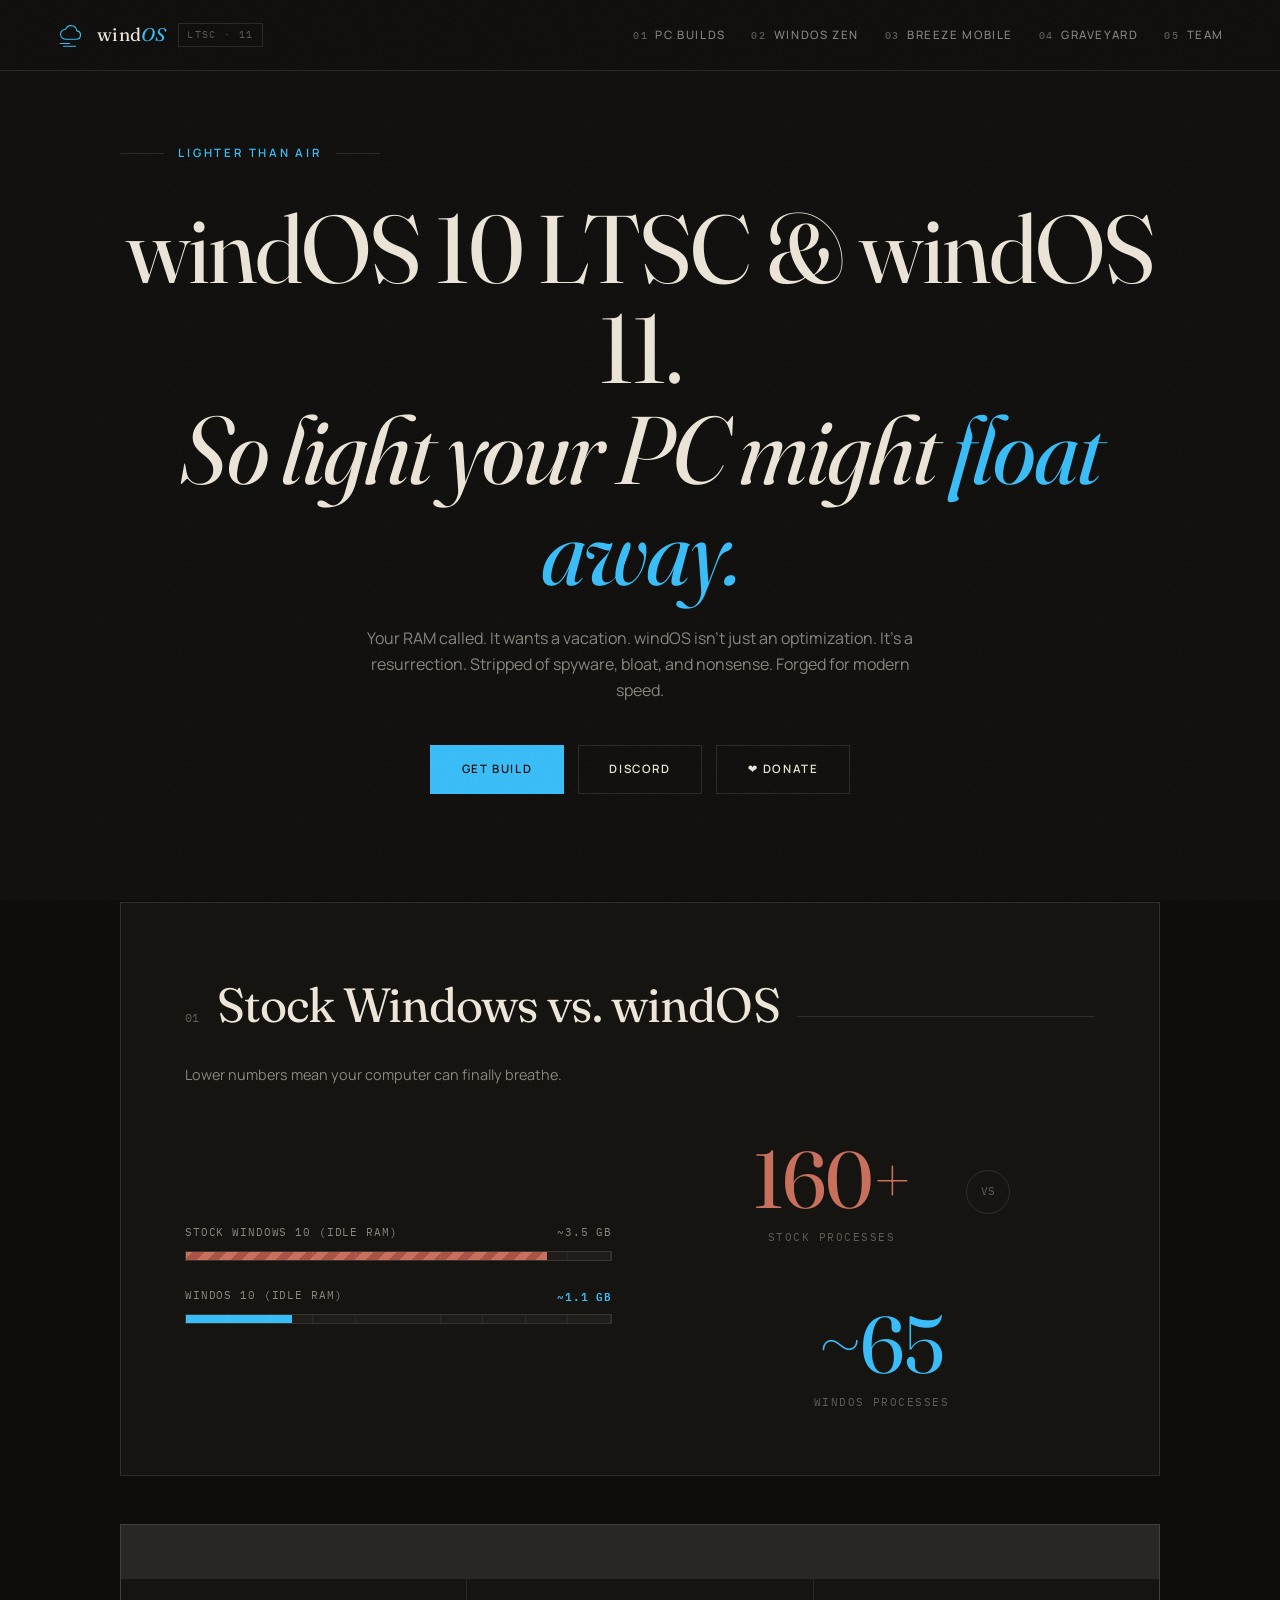
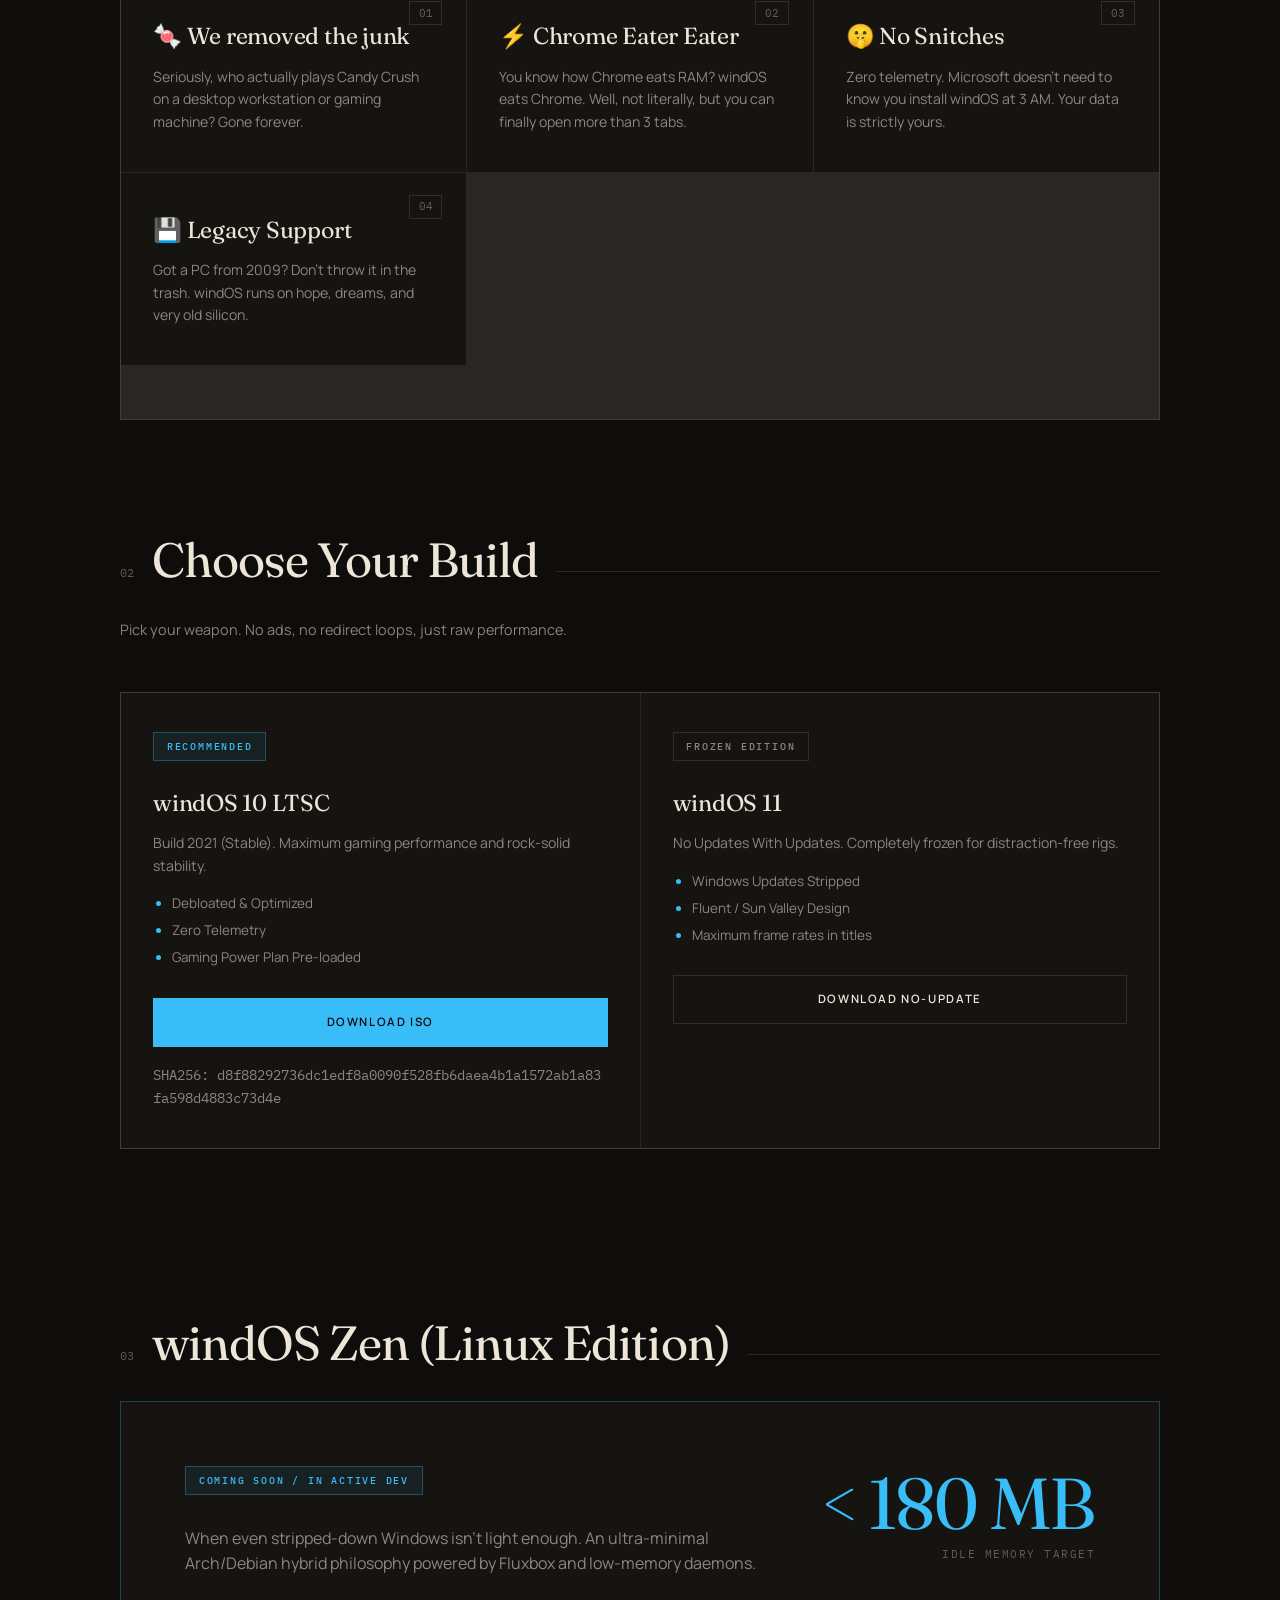
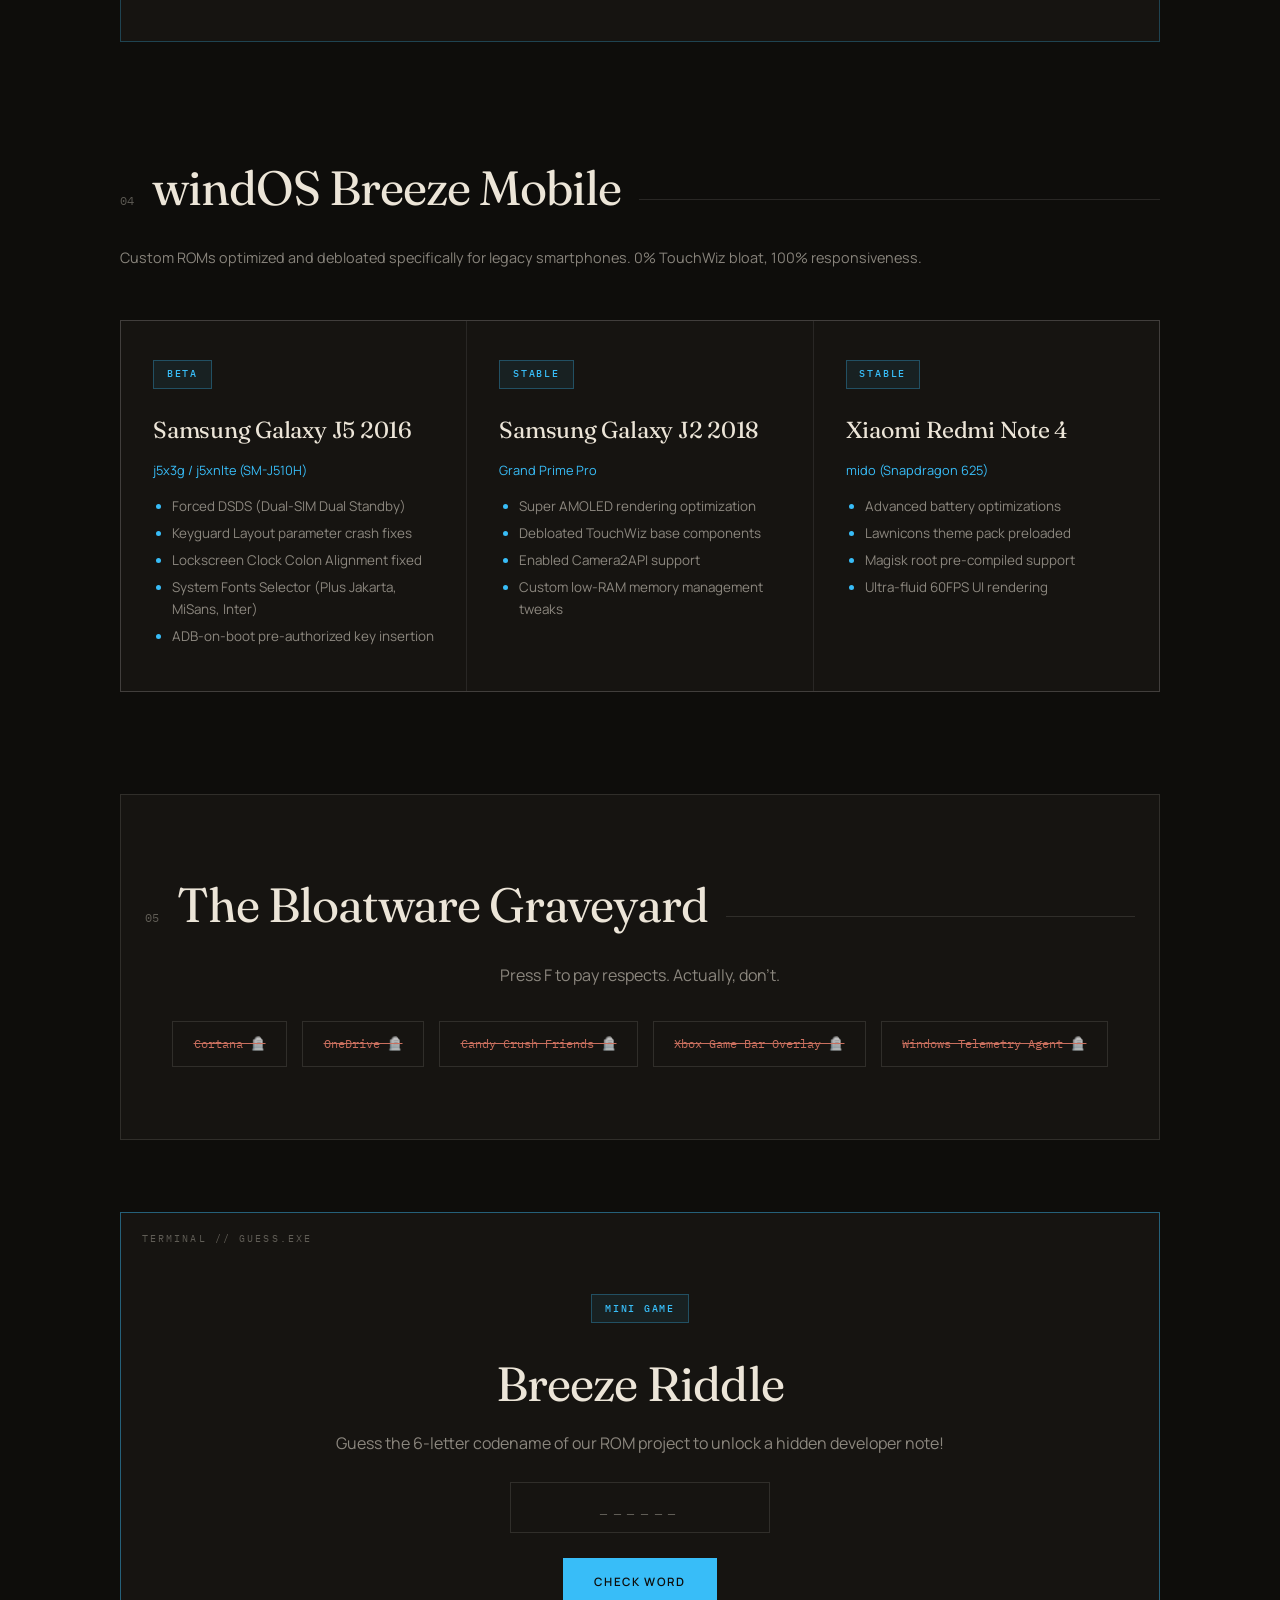
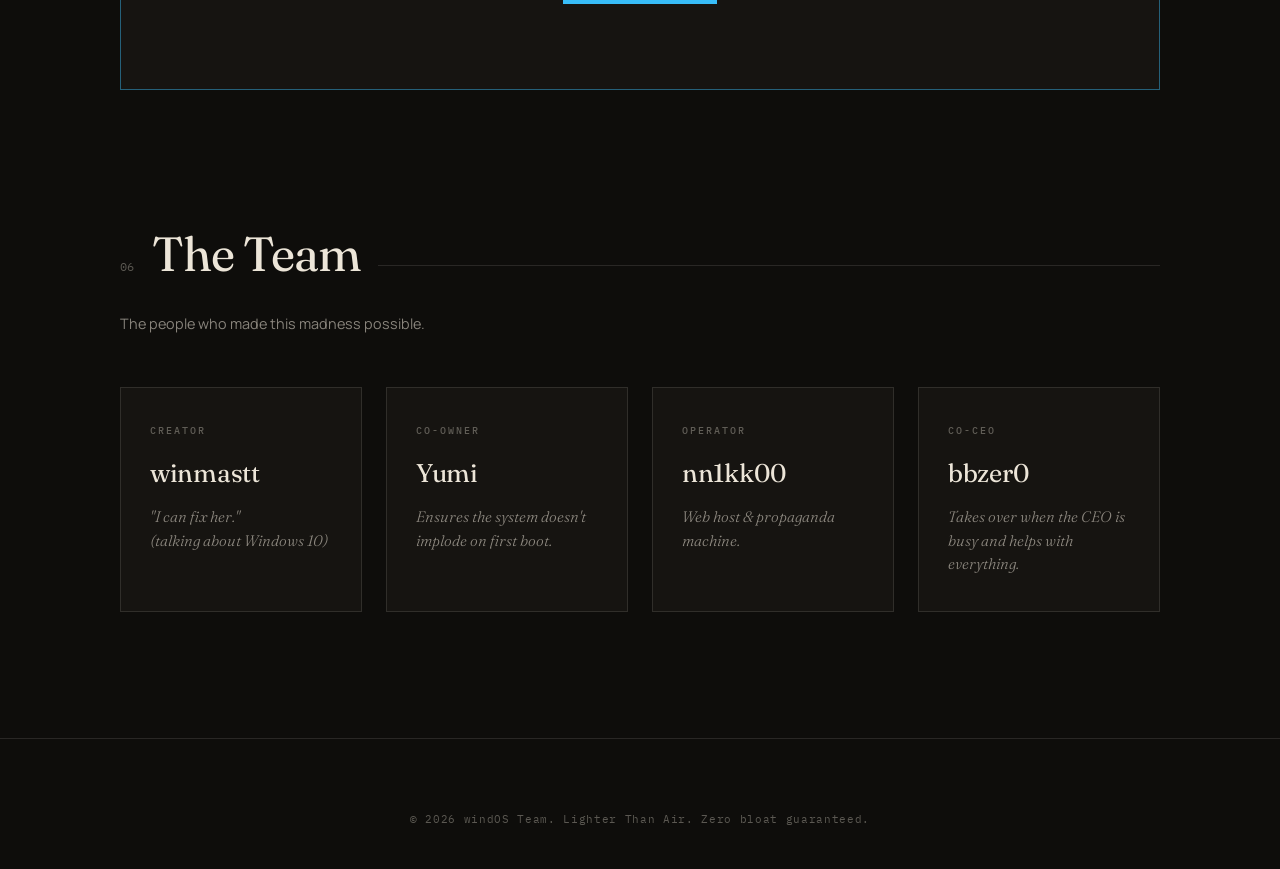
<file: longcat-editorial.html>
<!DOCTYPE html>
<html lang="en">
<head>
  <meta charset="UTF-8">
  <meta name="viewport" content="width=device-width, initial-scale=1.0">
  <title>windOS - Lighter Than Air</title>
  <link rel="preconnect" href="https://fonts.googleapis.com">
  <link rel="preconnect" href="https://fonts.gstatic.com" crossorigin>
  <link href="https://fonts.googleapis.com/css2?family=Fraunces:ital,opsz,wght@0,9..144,300;0,9..144,400;0,9..144,500;1,9..144,300;1,9..144,400&family=Manrope:wght@400;500;600&family=IBM+Plex+Mono:wght@400;500;600&display=swap" rel="stylesheet">
  <style>
    :root {
      --bg: #0e0d0b;
      --ink: #ece5d8;
      --ink-dim: rgba(236, 229, 216, 0.55);
      --ink-faint: rgba(236, 229, 216, 0.35);
      --line: rgba(236, 229, 216, 0.12);
      --accent: #38bdf8;
      --card: #161411;
      --card-hover: #1c1915;
      --red: #c96f5e;
      --display: "Fraunces", Georgia, serif;
      --sans: "Manrope", system-ui, sans-serif;
      --mono: "IBM Plex Mono", ui-monospace, SFMono-Regular, monospace;
    }

    * { box-sizing: border-box; margin: 0; padding: 0; }

    html { scroll-behavior: smooth; }

    body {
      background: var(--bg);
      color: var(--ink);
      font-family: var(--sans);
      font-size: 16px;
      line-height: 1.6;
      -webkit-font-smoothing: antialiased;
      overflow-x: hidden;
    }

    ::selection { background: var(--accent); color: var(--bg); }

    .grain {
      position: fixed; inset: 0; z-index: 100;
      pointer-events: none; opacity: 0.05;
      background-image: url("data:image/svg+xml,%3Csvg xmlns='http://www.w3.org/2000/svg' width='200' height='200'%3E%3Cfilter id='n'%3E%3CfeTurbulence type='fractalNoise' baseFrequency='0.9' numOctaves='2'/%3E%3C/filter%3E%3Crect width='200' height='200' filter='url(%23n)'/%3E%3C/svg%3E");
    }

    .container { width: min(1040px, 88vw); margin: 0 auto; }
    section { scroll-margin-top: 90px; }

    /* ── Header ─────────────────────────────── */
    header {
      position: fixed;
      top: 0; left: 0; right: 0;
      z-index: 50;
      display: flex;
      align-items: center;
      justify-content: space-between;
      flex-wrap: wrap;
      gap: 0.6rem 1.5rem;
      padding: 20px min(6vw, 56px);
      background: rgba(14, 13, 11, 0.75);
      backdrop-filter: blur(12px);
      border-bottom: 1px solid var(--line);
    }

    .brand { display: flex; align-items: center; gap: 0.7rem; text-decoration: none; color: var(--ink); }
    .brand-icon { width: 30px; height: 30px; fill: none; stroke: var(--accent); stroke-width: 1.2; stroke-linecap: round; stroke-linejoin: round; }
    .brand-name { font-family: var(--display); font-weight: 400; font-size: 1.15rem; letter-spacing: 0.01em; }
    .brand-name em { font-style: italic; color: var(--accent); }
    .brand-tag { font-family: var(--mono); font-size: 0.6rem; letter-spacing: 0.14em; color: var(--ink-faint); border: 1px solid var(--line); padding: 0.22rem 0.55rem; }

    nav { display: flex; flex-wrap: wrap; gap: 0.4rem 1.6rem; }
    nav a { font-family: var(--sans); font-size: 0.72rem; font-weight: 500; letter-spacing: 0.14em; text-transform: uppercase; color: var(--ink-dim); text-decoration: none; transition: color 0.3s; }
    nav a i { font-style: normal; font-family: var(--mono); font-size: 0.62rem; color: var(--ink-faint); margin-right: 0.45rem; }
    nav a:hover { color: var(--ink); }

    /* ── Hero ───────────────────────────────── */
    .hero {
      min-height: 92svh;
      display: flex;
      flex-direction: column;
      justify-content: center;
      text-align: center;
      padding: 16vh 0 12vh;
    }

    .kicker { display: inline-flex; align-items: center; gap: 0.9rem; font-family: var(--sans); font-size: 0.72rem; font-weight: 600; letter-spacing: 0.24em; text-transform: uppercase; color: var(--accent); margin-bottom: 2.2rem; }
    .kicker::before, .kicker::after { content: ""; width: 44px; height: 1px; background: var(--line); }

    .hero h1 {
      font-family: var(--display);
      font-weight: 400;
      font-size: clamp(2.6rem, 7.5vw, 6rem);
      line-height: 1.05;
      letter-spacing: -0.02em;
      margin-bottom: 1.6rem;
    }
    .hero h1 .outline { font-style: italic; }
    .hero h1 .outline em { color: var(--accent); font-style: italic; }

    .hero p { font-size: 1rem; color: var(--ink-dim); max-width: 560px; margin: 0 auto 2.6rem; }

    .hero-btns { display: flex; justify-content: center; gap: 0.9rem; flex-wrap: wrap; }

    .btn { display: inline-flex; align-items: center; justify-content: center; gap: 0.5rem; padding: 0.9rem 1.9rem; font-family: var(--sans); font-size: 0.72rem; font-weight: 600; letter-spacing: 0.14em; text-transform: uppercase; text-decoration: none; border: 1px solid transparent; cursor: pointer; transition: background 0.3s, color 0.3s, border-color 0.3s; }
    .btn-primary { background: var(--accent); color: var(--bg); }
    .btn-primary:hover { background: transparent; color: var(--accent); border-color: var(--accent); }
    .btn-secondary { background: transparent; color: var(--ink); border-color: var(--line); }
    .btn-secondary:hover { border-color: var(--ink-dim); }

    /* ── Section headers ────────────────────── */
    .sec-head { display: flex; align-items: baseline; gap: 1.1rem; margin-bottom: 1.2rem; }
    .sec-num { font-family: var(--mono); font-size: 0.72rem; color: var(--ink-faint); flex-shrink: 0; }
    .sec-head h2 { font-family: var(--display); font-weight: 400; font-size: clamp(1.9rem, 4.5vw, 3rem); letter-spacing: -0.02em; }
    .sec-rule { flex: 1; height: 1px; background: var(--line); transform: translateY(-5px); }
    .sec-sub { color: var(--ink-dim); font-size: 0.9rem; margin: 0.4rem 0 3.2rem; }

    main section { padding: 6vh 0; }

    /* ── Compare ────────────────────────────── */
    .compare-section { background: var(--card); border: 1px solid var(--line); padding: clamp(2.5rem, 5vw, 4rem); }
    .compare-grid { display: grid; grid-template-columns: repeat(auto-fit, minmax(min(100%, 320px), 1fr)); gap: 3.5rem; align-items: center; margin-top: 2.5rem; }
    .compare-bar-group { margin-bottom: 1.6rem; }
    .compare-bar-group:last-child { margin-bottom: 0; }
    .compare-bar-label { display: flex; justify-content: space-between; gap: 1rem; font-family: var(--mono); font-size: 0.68rem; letter-spacing: 0.08em; text-transform: uppercase; color: var(--ink-dim); margin-bottom: 0.6rem; }
    .bar-bg { height: 10px; background: rgba(236, 229, 216, 0.04); border: 1px solid var(--line); position: relative; overflow: hidden; }
    .bar-bg::after { content: ""; position: absolute; inset: 0; background: repeating-linear-gradient(90deg, transparent 0 calc(10% - 1px), rgba(236, 229, 216, 0.07) calc(10% - 1px) 10%); pointer-events: none; }
    .bar-fill-stock { height: 100%; width: 85%; background: repeating-linear-gradient(-45deg, var(--red) 0 8px, #a85446 8px 16px); }
    .bar-fill-windos { height: 100%; width: 25%; background: var(--accent); }
    .proc-row { display: flex; justify-content: center; align-items: center; text-align: center; gap: clamp(1.5rem, 5vw, 3.5rem); flex-wrap: wrap; }
    .proc-num { font-family: var(--display); font-weight: 400; font-size: clamp(3rem, 7vw, 5rem); line-height: 1.05; letter-spacing: -0.02em; }
    .proc-label { font-family: var(--mono); font-size: 0.66rem; color: var(--ink-faint); text-transform: uppercase; letter-spacing: 0.14em; margin-top: 0.5rem; }
    .proc-vs { font-family: var(--mono); font-size: 0.66rem; color: var(--ink-faint); border: 1px solid var(--line); width: 44px; height: 44px; border-radius: 50%; display: flex; align-items: center; justify-content: center; flex-shrink: 0; }

    /* ── Cards (hairline grid) ─────────────── */
    .grid { display: grid; grid-template-columns: repeat(auto-fit, minmax(min(100%, 270px), 1fr)); gap: 1px; background: var(--line); border: 1px solid var(--line); margin: 3rem 0; }
    .card { position: relative; background: var(--card); padding: 2.4rem 2rem; transition: background 0.5s; }
    .card:hover { background: var(--card-hover); }
    .card h3 { font-family: var(--display); font-weight: 400; font-size: 1.45rem; letter-spacing: -0.01em; margin-bottom: 0.7rem; }
    .card p { color: var(--ink-dim); font-size: 0.88rem; }
    .card ul { color: var(--ink-dim); margin-left: 1.2rem; font-size: 0.84rem; }
    .card ul li { margin-bottom: 0.35rem; }
    .card ul li::marker { color: var(--accent); }

    .badge { display: inline-block; font-family: var(--mono); font-size: 0.62rem; font-weight: 500; letter-spacing: 0.18em; text-transform: uppercase; padding: 0.35rem 0.8rem; background: rgba(56, 189, 248, 0.07); border: 1px solid rgba(56, 189, 248, 0.3); color: var(--accent); margin-bottom: 1.4rem; }

    .perk-index { position: absolute; top: 1.4rem; right: 1.5rem; font-family: var(--mono); font-size: 0.66rem; color: var(--ink-faint); border: 1px solid var(--line); padding: 0.15rem 0.55rem; }

    .sha { font-family: var(--mono); font-size: 0.66rem; color: var(--ink-faint); margin-top: 1.1rem; word-break: break-all; }

    /* ── Zen ────────────────────────────────── */
    .zen-card { display: flex; justify-content: space-between; align-items: flex-start; flex-wrap: wrap; gap: 1.5rem; background: var(--card); border: 1px solid rgba(56, 189, 248, 0.28); padding: clamp(2.5rem, 5vw, 4rem); }
    .zen-stat { font-family: var(--display); font-weight: 400; font-size: clamp(2.6rem, 6vw, 4.5rem); color: var(--accent); letter-spacing: -0.02em; line-height: 1.05; text-align: right; }
    .zen-stat-label { font-family: var(--mono); font-size: 0.66rem; color: var(--ink-faint); text-transform: uppercase; letter-spacing: 0.14em; margin-top: 0.5rem; }

    /* ── Graveyard ──────────────────────────── */
    .graveyard { text-align: center; padding: clamp(3.5rem, 8vh, 6rem) 1.5rem; border: 1px solid var(--line); background: var(--card); }
    .graveyard h2 { font-family: var(--display); font-weight: 400; font-size: clamp(1.9rem, 4.5vw, 3rem); letter-spacing: -0.02em; }
    .graveyard-tags { display: flex; justify-content: center; gap: 0.9rem; flex-wrap: wrap; margin-top: 2rem; }
    .tombstone { font-family: var(--mono); font-size: 0.78rem; background: transparent; border: 1px solid var(--line); padding: 0.75rem 1.3rem; color: var(--red); text-decoration: line-through; transition: background 0.4s; }
    .tombstone:hover { background: var(--card-hover); }

    /* ── Riddle ─────────────────────────────── */
    .riddle-box { position: relative; background: var(--card); border: 1px solid rgba(56, 189, 248, 0.45); padding: clamp(4.5rem, 9vh, 7rem) 1.5rem clamp(3.5rem, 7vh, 5rem); text-align: center; margin: 8vh 0; }
    .riddle-box::before { content: "TERMINAL // GUESS.EXE"; position: absolute; top: 1.1rem; left: 1.3rem; font-family: var(--mono); font-size: 0.6rem; letter-spacing: 0.22em; color: var(--ink-faint); }
    .riddle-box h2 { font-family: var(--display); font-weight: 400; font-size: clamp(1.9rem, 4.5vw, 3rem); letter-spacing: -0.02em; }
    .riddle-input { background: transparent; border: 1px solid var(--line); color: var(--ink); font-family: var(--mono); padding: 0.9rem 1.1rem; font-size: 0.95rem; letter-spacing: 0.3em; text-transform: uppercase; text-align: center; margin: 1.6rem 0; width: min(260px, 100%); outline: none; transition: border-color 0.3s; }
    .riddle-input:focus { border-color: var(--accent); }
    .riddle-input::placeholder { color: var(--ink-faint); letter-spacing: 0.3em; }

    /* ── Team ───────────────────────────────── */
    .team-grid { display: grid; grid-template-columns: repeat(auto-fit, minmax(min(100%, 230px), 1fr)); gap: 1.5rem; margin-top: 2.5rem; }
    .team-card { background: var(--card); border: 1px solid var(--line); padding: 2.2rem 1.8rem; transition: background 0.5s; }
    .team-card:hover { background: var(--card-hover); }
    .team-role { font-family: var(--mono); font-size: 0.62rem; letter-spacing: 0.2em; color: var(--ink-faint); font-weight: 500; margin-bottom: 0.9rem; }
    .team-card h3 { font-family: var(--display); font-weight: 400; font-size: 1.6rem; letter-spacing: -0.01em; }
    .team-card p { font-family: var(--display); font-style: italic; font-weight: 300; color: var(--ink-dim); font-size: 0.95rem; line-height: 1.55; margin-top: 0.7rem; }

    /* ── Footer ─────────────────────────────── */
    footer { border-top: 1px solid var(--line); padding: 8vh 0 40px; margin-top: 8vh; }
    footer p { text-align: center; font-family: var(--mono); font-size: 0.7rem; letter-spacing: 0.06em; color: var(--ink-faint); }

    @media (max-width: 480px) {
      header { padding: 16px 20px; }
      .container { width: min(1040px, 90vw); }
      .compare-section, .zen-card { padding: 1.8rem 1.4rem; }
      .card { padding: 1.8rem 1.5rem; }
      .hero { padding: 20vh 0 12vh; }
    }
  </style>
</head>
<body>

  <div class="grain" aria-hidden="true"></div>

  <!-- Header & Cloud Logo -->
  <header>
    <a href="#" class="brand">
      <svg class="brand-icon" viewBox="0 0 32 32">
        <path d="M10 20.5h11.5a4.5 4.5 0 0 0 .77-8.95A6.25 6.25 0 0 0 10.3 9.9 4.65 4.65 0 0 0 10 20.5Z"/>
        <path d="M4.5 25h10"/>
        <path d="M8 28h13"/>
      </svg>
      <span class="brand-name">wind<em>OS</em></span>
      <span class="brand-tag">LTSC · 11</span>
    </a>
    <nav>
      <a href="#builds"><i>01</i>PC Builds</a>
      <a href="#zen"><i>02</i>windOS Zen</a>
      <a href="#mobile"><i>03</i>Breeze Mobile</a>
      <a href="#graveyard"><i>04</i>Graveyard</a>
      <a href="#team"><i>05</i>Team</a>
    </nav>
  </header>

  <main class="container">

    <!-- Hero Section -->
    <section class="hero">
      <div class="kicker">LIGHTER THAN AIR</div>
      <h1>windOS 10 LTSC &amp; windOS 11.<br><span class="outline">So light your PC might <em>float away.</em></span></h1>
      <p>Your RAM called. It wants a vacation. windOS isn't just an optimization. It's a resurrection. Stripped of spyware, bloat, and nonsense. Forged for modern speed.</p>
      <div class="hero-btns">
        <a href="#builds" class="btn btn-primary">Get Build</a>
        <a href="https://discord.gg/" target="_blank" class="btn btn-secondary">Discord</a>
        <a href="#" class="btn btn-secondary">❤️ Donate</a>
      </div>
    </section>

    <!-- Stock vs windOS Benchmarks -->
    <section class="compare-section">
      <div class="sec-head">
        <span class="sec-num">01</span>
        <h2>Stock Windows vs. windOS</h2>
        <span class="sec-rule"></span>
      </div>
      <p class="sec-sub">Lower numbers mean your computer can finally breathe.</p>

      <div class="compare-grid">
        <div>
          <div class="compare-bar-group">
            <div class="compare-bar-label">
              <span>Stock Windows 10 (Idle RAM)</span>
              <span>~3.5 GB</span>
            </div>
            <div class="bar-bg"><div class="bar-fill-stock"></div></div>
          </div>
          <div class="compare-bar-group">
            <div class="compare-bar-label">
              <span>windOS 10 (Idle RAM)</span>
              <span style="color: var(--accent); font-weight: 600;">~1.1 GB</span>
            </div>
            <div class="bar-bg"><div class="bar-fill-windos"></div></div>
          </div>
        </div>

        <div class="proc-row">
          <div>
            <div class="proc-num" style="color: var(--red);">160+</div>
            <div class="proc-label">Stock Processes</div>
          </div>
          <div class="proc-vs">VS</div>
          <div>
            <div class="proc-num" style="color: var(--accent);">~65</div>
            <div class="proc-label">windOS Processes</div>
          </div>
        </div>
      </div>
    </section>

    <!-- Key Perks -->
    <section class="grid">
      <div class="card">
        <span class="perk-index">01</span>
        <h3>🍬 We removed the junk</h3>
        <p>Seriously, who actually plays Candy Crush on a desktop workstation or gaming machine? Gone forever.</p>
      </div>
      <div class="card">
        <span class="perk-index">02</span>
        <h3>⚡ Chrome Eater Eater</h3>
        <p>You know how Chrome eats RAM? windOS eats Chrome. Well, not literally, but you can finally open more than 3 tabs.</p>
      </div>
      <div class="card">
        <span class="perk-index">03</span>
        <h3>🤫 No Snitches</h3>
        <p>Zero telemetry. Microsoft doesn't need to know you install windOS at 3 AM. Your data is strictly yours.</p>
      </div>
      <div class="card">
        <span class="perk-index">04</span>
        <h3>💾 Legacy Support</h3>
        <p>Got a PC from 2009? Don't throw it in the trash. windOS runs on hope, dreams, and very old silicon.</p>
      </div>
    </section>

    <!-- PC Builds -->
    <section id="builds">
      <div class="sec-head">
        <span class="sec-num">02</span>
        <h2>Choose Your Build</h2>
        <span class="sec-rule"></span>
      </div>
      <p class="sec-sub">Pick your weapon. No ads, no redirect loops, just raw performance.</p>

      <div class="grid">
        <div class="card" style="border-color: rgba(56, 189, 248, 0.4);">
          <div class="badge">RECOMMENDED</div>
          <h3>windOS 10 LTSC</h3>
          <p style="margin-bottom: 1rem;">Build 2021 (Stable). Maximum gaming performance and rock-solid stability.</p>
          <ul style="margin-bottom: 1.8rem;">
            <li>Debloated &amp; Optimized</li>
            <li>Zero Telemetry</li>
            <li>Gaming Power Plan Pre-loaded</li>
          </ul>
          <a href="#" class="btn btn-primary" style="width: 100%;">Download ISO</a>
          <p class="sha">SHA256: d8f88292736dc1edf8a0090f528fb6daea4b1a1572ab1a83fa598d4883c73d4e</p>
        </div>

        <div class="card">
          <div class="badge" style="background: transparent; color: var(--ink-dim); border-color: var(--line);">FROZEN EDITION</div>
          <h3>windOS 11</h3>
          <p style="margin-bottom: 1rem;">No Updates With Updates. Completely frozen for distraction-free rigs.</p>
          <ul style="margin-bottom: 1.8rem;">
            <li>Windows Updates Stripped</li>
            <li>Fluent / Sun Valley Design</li>
            <li>Maximum frame rates in titles</li>
          </ul>
          <a href="#" class="btn btn-secondary" style="width: 100%;">Download No-Update</a>
        </div>
      </div>
    </section>

    <!-- windOS Zen Linux Section -->
    <section id="zen">
      <div class="sec-head">
        <span class="sec-num">03</span>
        <h2>windOS Zen (Linux Edition)</h2>
        <span class="sec-rule"></span>
      </div>
      <div class="zen-card">
        <div>
          <div class="badge">COMING SOON / IN ACTIVE DEV</div>
          <p style="color: var(--ink-dim); max-width: 600px; margin-top: 0.5rem;">
            When even stripped-down Windows isn't light enough. An ultra-minimal Arch/Debian hybrid philosophy powered by Fluxbox and low-memory daemons.
          </p>
        </div>
        <div class="zen-stat">
          &lt; 180 MB
          <div class="zen-stat-label">Idle Memory Target</div>
        </div>
      </div>
    </section>

    <!-- Breeze Mobile -->
    <section id="mobile">
      <div class="sec-head">
        <span class="sec-num">04</span>
        <h2>windOS Breeze Mobile</h2>
        <span class="sec-rule"></span>
      </div>
      <p class="sec-sub">Custom ROMs optimized and debloated specifically for legacy smartphones. 0% TouchWiz bloat, 100% responsiveness.</p>

      <div class="grid">
        <div class="card">
          <div class="badge">BETA</div>
          <h3>Samsung Galaxy J5 2016</h3>
          <p style="font-size: 0.8rem; color: var(--accent); margin-bottom: 1rem;">j5x3g / j5xnlte (SM-J510H)</p>
          <ul>
            <li>Forced DSDS (Dual-SIM Dual Standby)</li>
            <li>Keyguard Layout parameter crash fixes</li>
            <li>Lockscreen Clock Colon Alignment fixed</li>
            <li>System Fonts Selector (Plus Jakarta, MiSans, Inter)</li>
            <li>ADB-on-boot pre-authorized key insertion</li>
          </ul>
        </div>

        <div class="card">
          <div class="badge">STABLE</div>
          <h3>Samsung Galaxy J2 2018</h3>
          <p style="font-size: 0.8rem; color: var(--accent); margin-bottom: 1rem;">Grand Prime Pro</p>
          <ul>
            <li>Super AMOLED rendering optimization</li>
            <li>Debloated TouchWiz base components</li>
            <li>Enabled Camera2API support</li>
            <li>Custom low-RAM memory management tweaks</li>
          </ul>
        </div>

        <div class="card">
          <div class="badge">STABLE</div>
          <h3>Xiaomi Redmi Note 4</h3>
          <p style="font-size: 0.8rem; color: var(--accent); margin-bottom: 1rem;">mido (Snapdragon 625)</p>
          <ul>
            <li>Advanced battery optimizations</li>
            <li>Lawnicons theme pack preloaded</li>
            <li>Magisk root pre-compiled support</li>
            <li>Ultra-fluid 60FPS UI rendering</li>
          </ul>
        </div>
      </div>
    </section>

    <!-- The Bloatware Graveyard -->
    <section id="graveyard" class="graveyard">
      <div class="sec-head" style="justify-content: center;">
        <span class="sec-num">05</span>
        <h2>The Bloatware Graveyard</h2>
        <span class="sec-rule"></span>
      </div>
      <p style="color: var(--ink-dim);">Press F to pay respects. Actually, don't.</p>
      <div class="graveyard-tags">
        <div class="tombstone">Cortana 🪦</div>
        <div class="tombstone">OneDrive 🪦</div>
        <div class="tombstone">Candy Crush Friends 🪦</div>
        <div class="tombstone">Xbox Game Bar Overlay 🪦</div>
        <div class="tombstone">Windows Telemetry Agent 🪦</div>
      </div>
    </section>

    <!-- Breeze Riddle Mini Game -->
    <section id="riddle" class="riddle-box">
      <div class="badge">MINI GAME</div>
      <h2>Breeze Riddle</h2>
      <p style="color: var(--ink-dim); margin-top: 0.5rem;">
        Guess the 6-letter codename of our ROM project to unlock a hidden developer note!
      </p>
      <div>
        <input type="text" id="riddleInput" class="riddle-input" maxlength="6" placeholder="______">
      </div>
      <button class="btn btn-primary" onclick="checkRiddle()">Check Word</button>
      <div id="riddleFeedback" style="margin-top: 1.4rem; font-weight: 600;"></div>
    </section>

    <!-- The Team -->
    <section id="team">
      <div class="sec-head">
        <span class="sec-num">06</span>
        <h2>The Team</h2>
        <span class="sec-rule"></span>
      </div>
      <p class="sec-sub">The people who made this madness possible.</p>

      <div class="team-grid">
        <div class="team-card">
          <div class="team-role">CREATOR</div>
          <h3>winmastt</h3>
          <p>"I can fix her."<br><em>(talking about Windows 10)</em></p>
        </div>
        <div class="team-card">
          <div class="team-role">CO-OWNER</div>
          <h3>Yumi</h3>
          <p>Ensures the system doesn't implode on first boot.</p>
        </div>
        <div class="team-card">
          <div class="team-role">OPERATOR</div>
          <h3>nn1kk00</h3>
          <p>Web host &amp; propaganda machine.</p>
        </div>
        <div class="team-card">
          <div class="team-role">CO-CEO</div>
          <h3>bbzer0</h3>
          <p>Takes over when the CEO is busy and helps with everything.</p>
        </div>
      </div>
    </section>

  </main>

  <footer>
    <p>© 2026 windOS Team. Lighter Than Air. Zero bloat guaranteed.</p>
  </footer>

  <!-- Mini-Game Script -->
  <script>
    function checkRiddle() {
      const input = document.getElementById('riddleInput');
      const feedback = document.getElementById('riddleFeedback');
      const val = input.value.trim().toUpperCase();

      if (val === 'BREEZE') {
        feedback.innerHTML = `
          <span style="color: #38bdf8;">✨ Riddle Solved!</span><br>
          <div style="background: rgba(56, 189, 248, 0.1); border: 1px solid #38bdf8; border-radius: 12px; padding: 1rem; margin-top: 1rem; max-width: 500px; display: inline-block;">
            <b>Developer Secret Note:</b> "Building lightweight systems isn't about what you add, it's about having the guts to remove everything that doesn't matter." — Team windOS
          </div>
        `;
      } else {
        feedback.innerHTML = `<span style="color: #ef4444;">Word is incorrect! Try again.</span>`;
      }
    }
  </script>
</body>
</html>
</file>
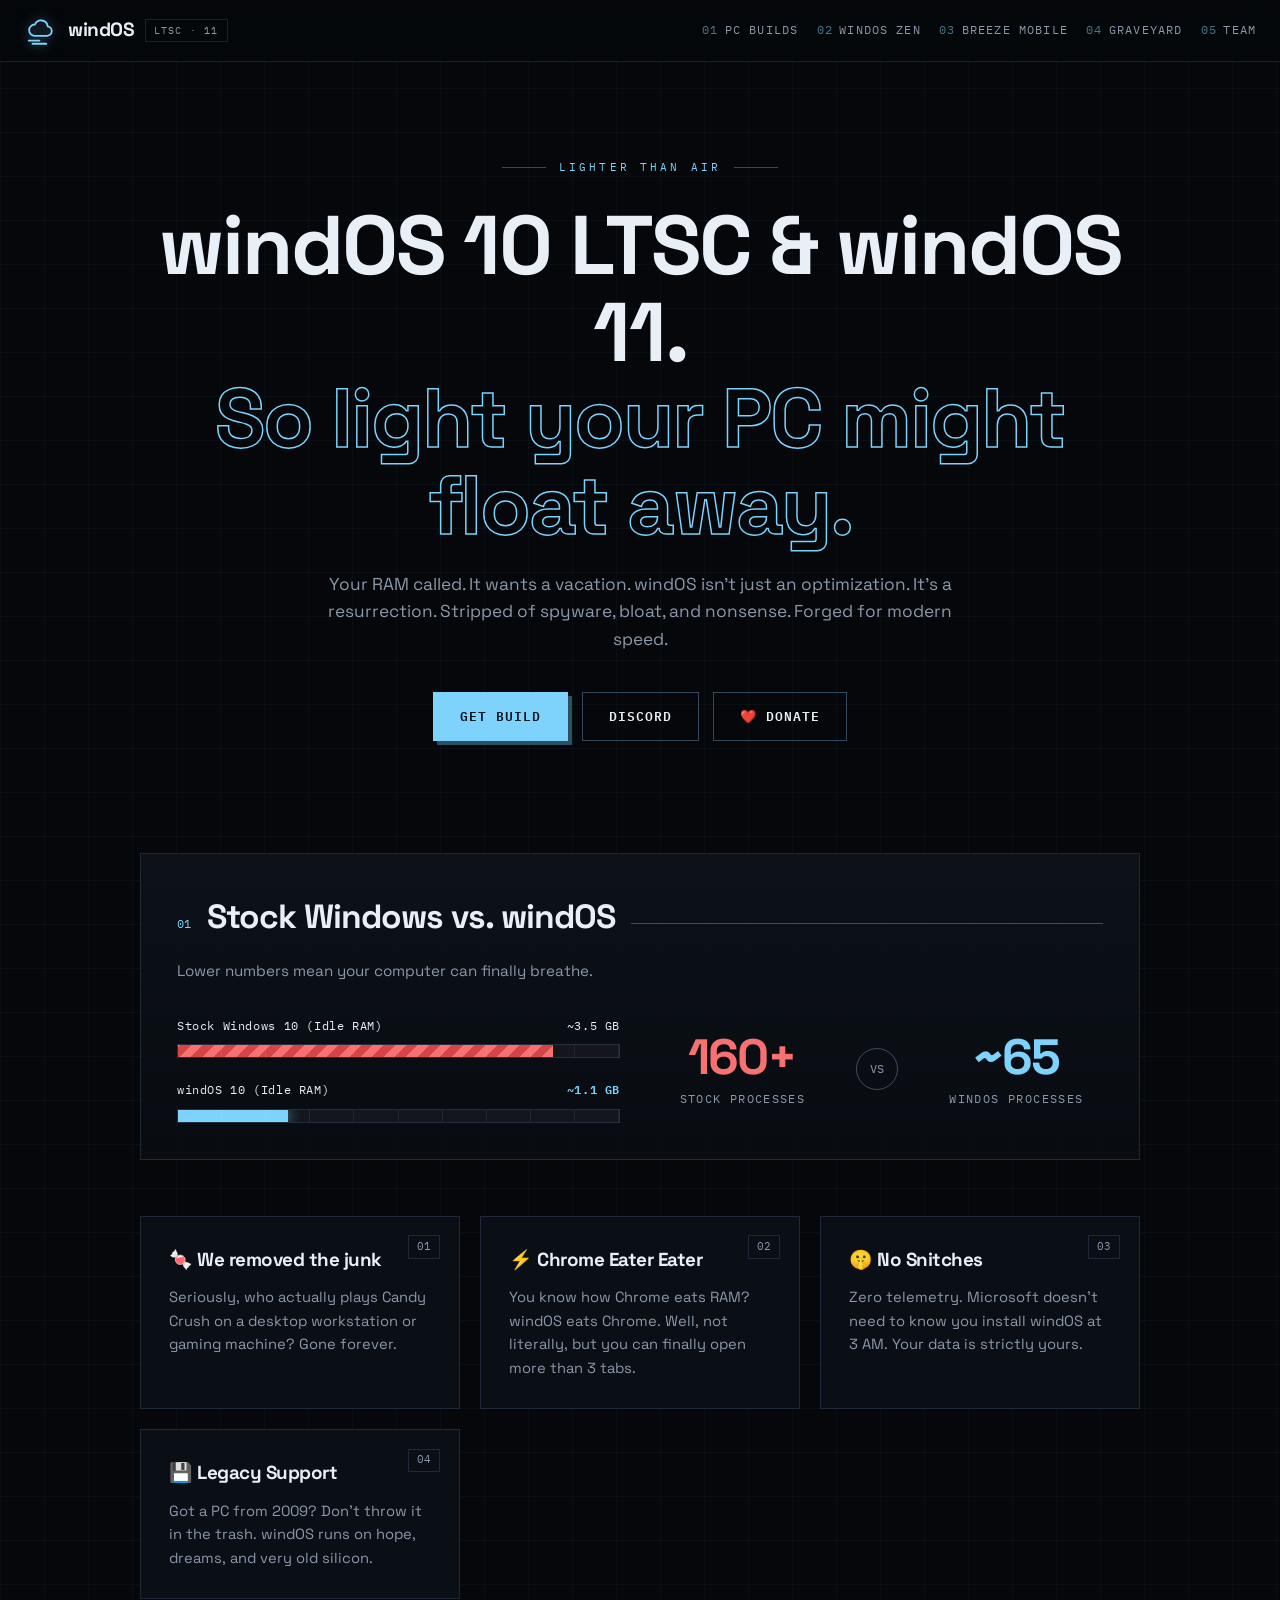
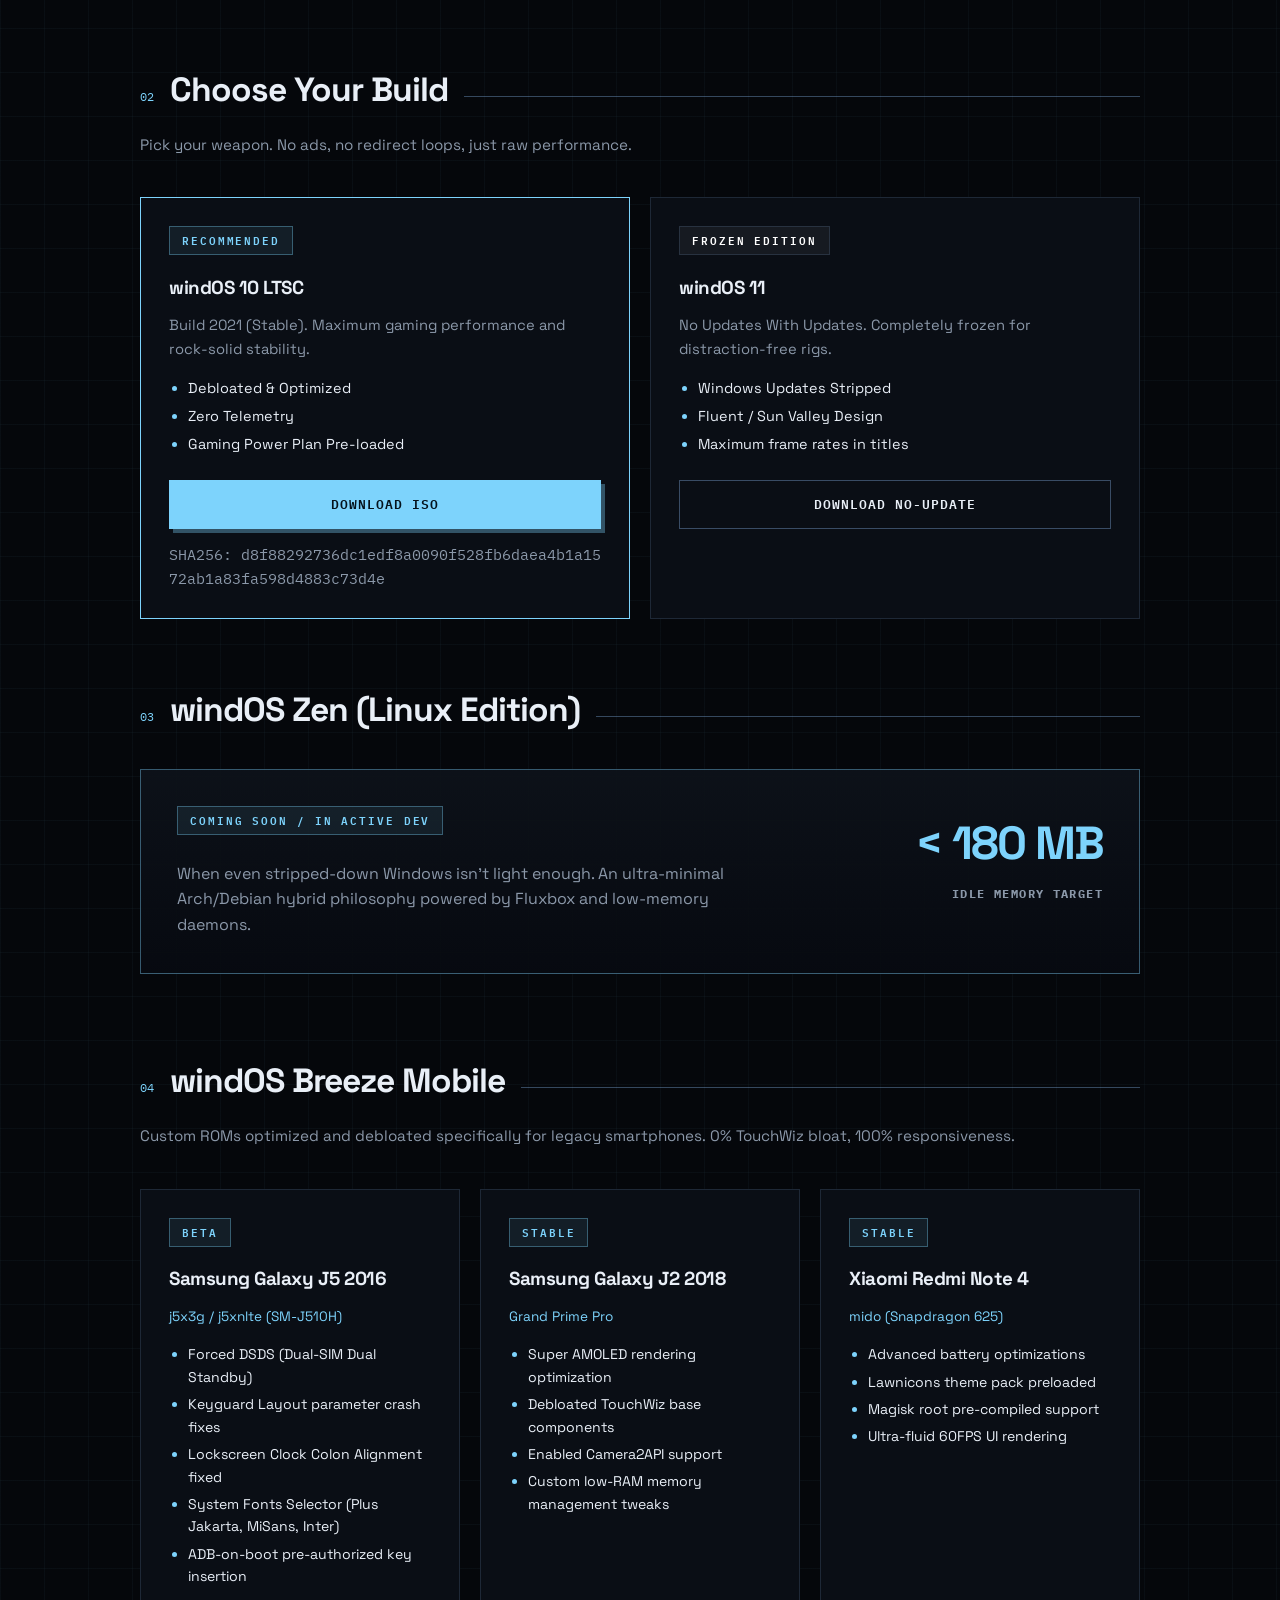
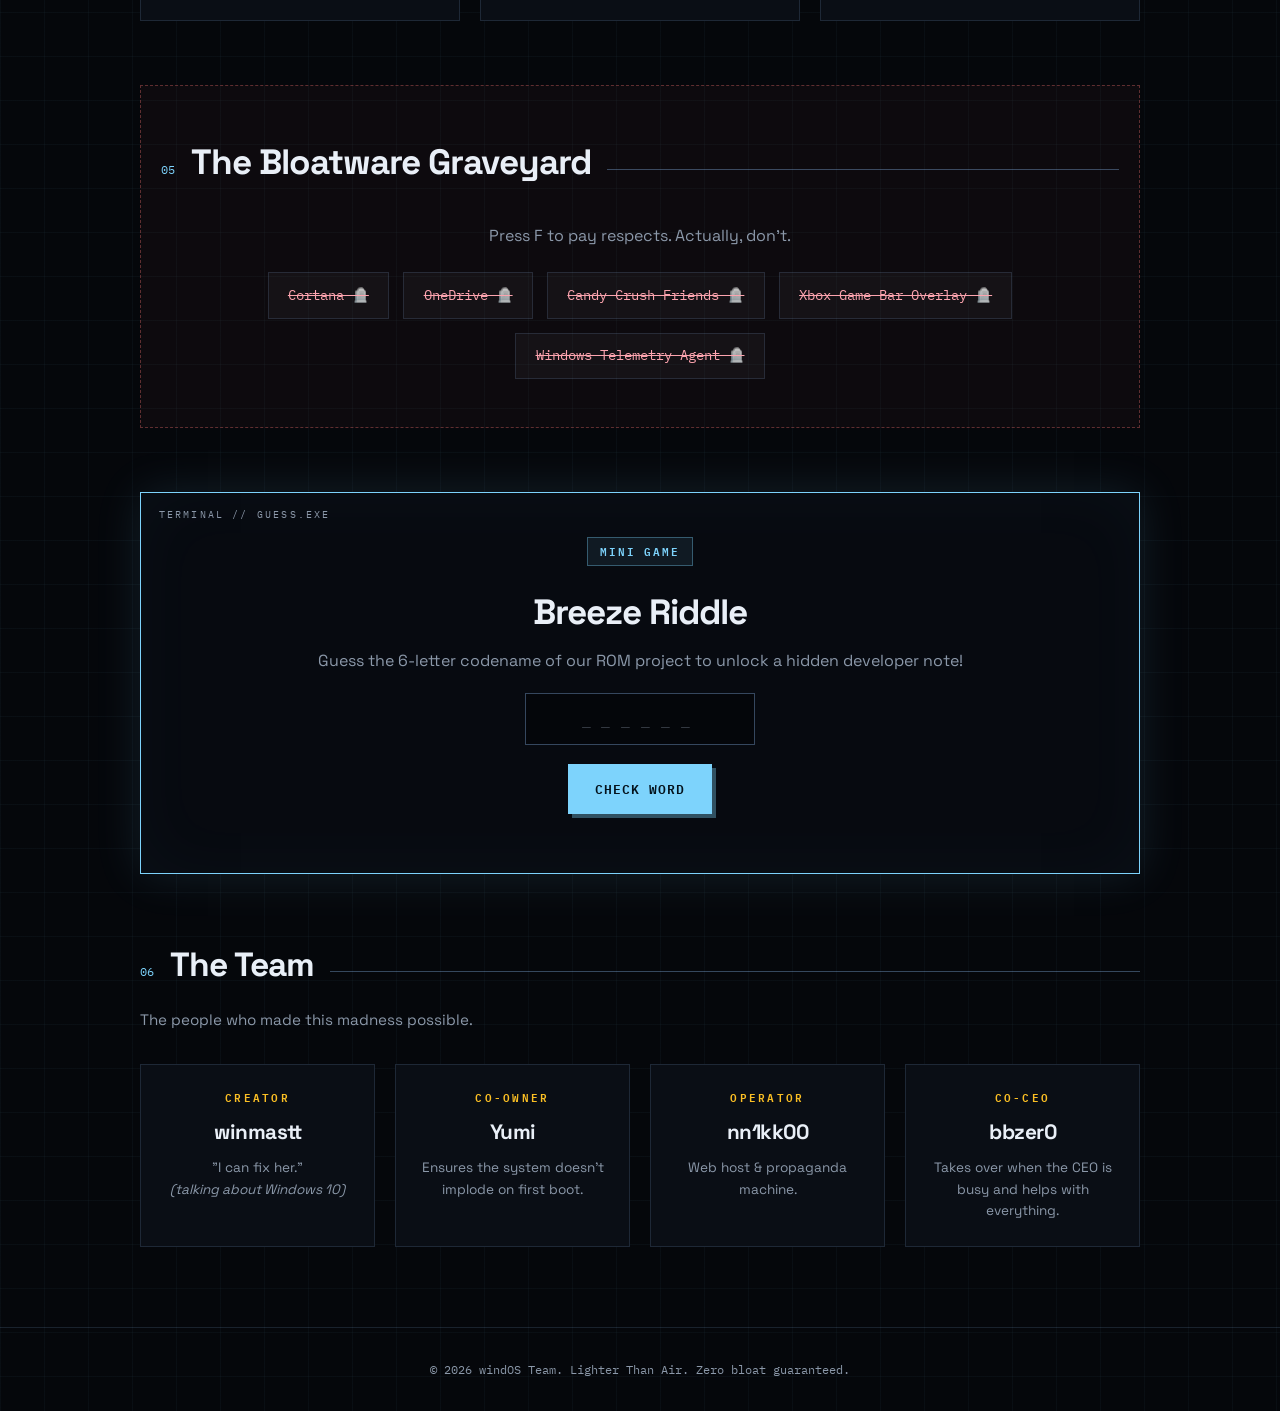
<file: longcat.html>
<!DOCTYPE html>
<html lang="en">
<head>
  <meta charset="UTF-8">
  <meta name="viewport" content="width=device-width, initial-scale=1.0">
  <title>windOS - Lighter Than Air</title>
  <link rel="preconnect" href="https://fonts.googleapis.com">
  <link rel="preconnect" href="https://fonts.gstatic.com" crossorigin>
  <link href="https://fonts.googleapis.com/css2?family=IBM+Plex+Mono:wght@400;500;600&family=Space+Grotesk:wght@400;500;600;700&display=swap" rel="stylesheet">
  <style>
    :root {
      --ink: #05070b;
      --panel: #0a0e15;
      --line: rgba(148, 197, 255, 0.14);
      --line-strong: rgba(148, 197, 255, 0.34);
      --sky: #7dd3fc;
      --amber: #fbbf24;
      --red: #f87171;
      --text: #e9eff7;
      --muted: #8b98a9;
      --mono: 'IBM Plex Mono', ui-monospace, SFMono-Regular, monospace;
      --disp: 'Space Grotesk', 'Segoe UI', sans-serif;
    }

    * { box-sizing: border-box; margin: 0; padding: 0; }

    html { scroll-behavior: smooth; }

    body {
      background:
        linear-gradient(rgba(125, 211, 252, 0.035) 1px, transparent 1px),
        linear-gradient(90deg, rgba(125, 211, 252, 0.035) 1px, transparent 1px),
        radial-gradient(1100px 480px at 50% -8%, rgba(125, 211, 252, 0.09), transparent 62%),
        var(--ink);
      background-size: 44px 44px, 44px 44px, auto, auto;
      color: var(--text);
      font-family: var(--disp);
      line-height: 1.6;
      overflow-x: hidden;
    }

    ::selection { background: var(--sky); color: #04121c; }

    /* ── Header ─────────────────────────────── */
    header {
      position: sticky;
      top: 0;
      z-index: 50;
      display: flex;
      align-items: center;
      justify-content: space-between;
      flex-wrap: wrap;
      gap: 0.5rem 1.5rem;
      padding: 0.85rem 1.5rem;
      background: rgba(5, 7, 11, 0.86);
      backdrop-filter: blur(12px);
      border-bottom: 1px solid var(--line);
    }

    .brand { display: flex; align-items: center; gap: 0.65rem; text-decoration: none; color: var(--text); }
    .brand-icon { width: 34px; height: 34px; fill: none; stroke: var(--sky); stroke-width: 1.7; stroke-linecap: round; stroke-linejoin: round; filter: drop-shadow(0 0 6px rgba(125, 211, 252, 0.55)); }
    .brand-name { font-weight: 700; font-size: 1.2rem; letter-spacing: -0.5px; }
    .brand-tag { font-family: var(--mono); font-size: 0.62rem; letter-spacing: 0.12em; color: var(--muted); border: 1px solid var(--line); padding: 0.18rem 0.5rem; }

    nav { display: flex; flex-wrap: wrap; gap: 0.35rem 1.15rem; }
    nav a { font-family: var(--mono); font-size: 0.72rem; letter-spacing: 0.1em; text-transform: uppercase; color: var(--muted); text-decoration: none; transition: color 0.2s; }
    nav a i { font-style: normal; color: var(--sky); opacity: 0.55; margin-right: 0.4rem; }
    nav a:hover { color: var(--sky); }

    .container { max-width: 1040px; margin: 0 auto; padding: 0 1.25rem; }
    section { scroll-margin-top: 96px; }

    /* ── Hero ───────────────────────────────── */
    .hero { text-align: center; padding: 5.5rem 0.5rem 3.5rem; }

    .kicker { display: inline-flex; align-items: center; gap: 0.8rem; font-family: var(--mono); font-size: 0.7rem; letter-spacing: 0.28em; text-transform: uppercase; color: var(--sky); margin-bottom: 1.6rem; }
    .kicker::before, .kicker::after { content: ""; width: 44px; height: 1px; background: var(--line-strong); }

    .hero h1 { font-size: clamp(1.7rem, 7vw, 5.2rem); font-weight: 700; line-height: 1.04; letter-spacing: -2px; margin-bottom: 1.4rem; }
    .hero h1 .outline { color: transparent; -webkit-text-stroke: 1.5px var(--sky); }
    @supports not (-webkit-text-stroke: 1px black) { .hero h1 .outline { color: var(--sky); } }

    .hero p { font-size: 1.08rem; color: var(--muted); max-width: 640px; margin: 0 auto 2.4rem; }

    .hero-btns { display: flex; justify-content: center; gap: 0.9rem; flex-wrap: wrap; }

    .btn { display: inline-flex; align-items: center; justify-content: center; gap: 0.5rem; padding: 0.8rem 1.6rem; font-family: var(--mono); font-size: 0.82rem; font-weight: 600; letter-spacing: 0.08em; text-transform: uppercase; text-decoration: none; border: 1px solid transparent; cursor: pointer; transition: transform 0.15s, box-shadow 0.15s, background 0.15s, border-color 0.15s; }
    .btn-primary { background: var(--sky); color: #04121c; box-shadow: 4px 4px 0 rgba(125, 211, 252, 0.35); }
    .btn-primary:hover { transform: translate(-2px, -2px); box-shadow: 7px 7px 0 rgba(125, 211, 252, 0.45); }
    .btn-secondary { background: transparent; color: var(--text); border-color: var(--line-strong); }
    .btn-secondary:hover { transform: translate(-2px, -2px); box-shadow: 4px 4px 0 rgba(148, 197, 255, 0.16); border-color: var(--sky); }

    /* ── Section headers ────────────────────── */
    .sec-head { display: flex; align-items: baseline; gap: 1rem; margin-bottom: 2rem; }
    .sec-num { font-family: var(--mono); font-size: 0.78rem; color: var(--sky); flex-shrink: 0; }
    .sec-head h2 { font-size: clamp(1.5rem, 4vw, 2.1rem); font-weight: 700; letter-spacing: -1px; }
    .sec-rule { flex: 1; height: 1px; background: var(--line-strong); transform: translateY(-4px); }
    .sec-sub { color: var(--muted); font-size: 0.95rem; margin: -1rem 0 2rem; }

    /* ── Compare ────────────────────────────── */
    .compare-section { margin: 3.5rem 0; padding: 2.25rem; background: linear-gradient(180deg, rgba(13, 18, 25, 0.92), rgba(9, 12, 18, 0.92)); border: 1px solid var(--line); }
    .compare-grid { display: grid; grid-template-columns: repeat(auto-fit, minmax(min(100%, 300px), 1fr)); gap: 2.5rem; align-items: center; }
    .compare-bar-group { margin-bottom: 1.4rem; }
    .compare-bar-group:last-child { margin-bottom: 0; }
    .compare-bar-label { display: flex; justify-content: space-between; gap: 1rem; font-family: var(--mono); font-size: 0.76rem; letter-spacing: 0.05em; margin-bottom: 0.55rem; }
    .bar-bg { height: 14px; background: rgba(255, 255, 255, 0.04); border: 1px solid var(--line); position: relative; overflow: hidden; }
    .bar-bg::after { content: ""; position: absolute; inset: 0; background: repeating-linear-gradient(90deg, transparent 0 calc(10% - 1px), rgba(233, 239, 247, 0.08) calc(10% - 1px) 10%); pointer-events: none; }
    .bar-fill-stock { height: 100%; width: 85%; background: repeating-linear-gradient(-45deg, var(--red) 0 8px, #d64545 8px 16px); }
    .bar-fill-windos { height: 100%; width: 25%; background: var(--sky); box-shadow: 0 0 14px rgba(125, 211, 252, 0.75); }
    .proc-row { display: flex; justify-content: space-around; align-items: center; text-align: center; gap: 0.75rem; flex-wrap: wrap; }
    .proc-num { font-size: clamp(2.1rem, 6vw, 3.1rem); font-weight: 700; letter-spacing: -2px; line-height: 1.1; }
    .proc-label { font-family: var(--mono); font-size: 0.72rem; color: var(--muted); text-transform: uppercase; letter-spacing: 0.12em; margin-top: 0.35rem; }
    .proc-vs { font-family: var(--mono); font-size: 0.72rem; color: var(--muted); border: 1px solid var(--line-strong); width: 42px; height: 42px; border-radius: 50%; display: flex; align-items: center; justify-content: center; flex-shrink: 0; }

    /* ── Cards ──────────────────────────────── */
    .grid { display: grid; grid-template-columns: repeat(auto-fit, minmax(min(100%, 270px), 1fr)); gap: 1.25rem; margin: 2.5rem 0; }
    .card { position: relative; background: var(--panel); border: 1px solid var(--line); padding: 1.75rem; transition: transform 0.15s, box-shadow 0.15s, border-color 0.15s; }
    .card:hover { transform: translate(-2px, -2px); box-shadow: 6px 6px 0 rgba(125, 211, 252, 0.13); border-color: var(--line-strong); }
    .card h3 { font-size: 1.18rem; margin-bottom: 0.7rem; letter-spacing: -0.5px; }
    .card p { color: var(--muted); font-size: 0.92rem; }
    .card ul { color: var(--muted); margin-left: 1.2rem; font-size: 0.88rem; }
    .card ul li { margin-bottom: 0.3rem; }
    .card ul li::marker { color: var(--sky); }

    .badge { display: inline-block; font-family: var(--mono); font-size: 0.66rem; font-weight: 600; letter-spacing: 0.18em; text-transform: uppercase; padding: 0.32rem 0.75rem; background: rgba(125, 211, 252, 0.08); border: 1px solid rgba(125, 211, 252, 0.35); color: var(--sky); margin-bottom: 1.1rem; }

    .perk-index { position: absolute; top: 1.15rem; right: 1.2rem; font-family: var(--mono); font-size: 0.7rem; color: var(--muted); border: 1px solid var(--line); padding: 0.12rem 0.5rem; }

    .sha { font-family: var(--mono); font-size: 0.7rem; color: #5b6a7d; margin-top: 0.9rem; word-break: break-all; }

    /* ── Zen ────────────────────────────────── */
    .zen-card { display: flex; justify-content: space-between; align-items: flex-start; flex-wrap: wrap; gap: 1rem; background: linear-gradient(180deg, rgba(13, 18, 25, 0.95), rgba(7, 10, 16, 0.95)); border: 1px solid rgba(125, 211, 252, 0.4); padding: 2.25rem; }
    .zen-stat { font-size: clamp(1.9rem, 6vw, 2.9rem); font-weight: 700; color: var(--sky); letter-spacing: -2px; text-align: right; }
    .zen-stat-label { font-family: var(--mono); font-size: 0.72rem; color: var(--muted); text-transform: uppercase; letter-spacing: 0.12em; margin-top: 0.3rem; }

    /* ── Graveyard ──────────────────────────── */
    .graveyard { text-align: center; margin: 4rem 0; padding: 3rem 1.25rem; border: 1px dashed rgba(248, 113, 113, 0.35); background: rgba(248, 113, 113, 0.03); }
    .graveyard h2 { font-size: clamp(1.6rem, 5vw, 2.2rem); font-weight: 700; letter-spacing: -1px; }
    .graveyard-tags { display: flex; justify-content: center; gap: 0.9rem; flex-wrap: wrap; margin-top: 1.5rem; }
    .tombstone { font-family: var(--mono); font-size: 0.85rem; background: rgba(255, 255, 255, 0.03); border: 1px solid var(--line); padding: 0.7rem 1.2rem; color: #fda4af; text-decoration: line-through; }

    /* ── Riddle ─────────────────────────────── */
    .riddle-box { position: relative; background: #070a10; border: 1px solid var(--sky); padding: 2.75rem 1.5rem 2.5rem; text-align: center; margin: 4rem 0; box-shadow: 0 0 44px rgba(125, 211, 252, 0.12), inset 0 0 70px rgba(125, 211, 252, 0.03); }
    .riddle-box::before { content: "TERMINAL // GUESS.EXE"; position: absolute; top: 0.85rem; left: 1.1rem; font-family: var(--mono); font-size: 0.62rem; letter-spacing: 0.22em; color: var(--muted); }
    .riddle-box h2 { font-size: clamp(1.6rem, 5vw, 2.2rem); font-weight: 700; letter-spacing: -1px; }
    .riddle-input { background: #04060a; border: 1px solid var(--line-strong); color: var(--sky); font-family: var(--mono); padding: 0.85rem 1rem; font-size: 1.1rem; letter-spacing: 0.5em; text-transform: uppercase; text-align: center; margin: 1.2rem 0; width: min(230px, 100%); outline: none; }
    .riddle-input:focus { border-color: var(--sky); box-shadow: 0 0 0 3px rgba(125, 211, 252, 0.15); }
    .riddle-input::placeholder { color: rgba(139, 152, 169, 0.35); }

    /* ── Team ───────────────────────────────── */
    .team-grid { display: grid; grid-template-columns: repeat(auto-fit, minmax(min(100%, 210px), 1fr)); gap: 1.25rem; margin-top: 2rem; }
    .team-card { background: var(--panel); border: 1px solid var(--line); padding: 1.5rem; text-align: center; transition: transform 0.15s, box-shadow 0.15s, border-color 0.15s; }
    .team-card:hover { transform: translate(-2px, -2px); box-shadow: 5px 5px 0 rgba(251, 191, 36, 0.12); border-color: var(--line-strong); }
    .team-role { font-family: var(--mono); font-size: 0.66rem; letter-spacing: 0.22em; color: var(--amber); font-weight: 600; margin-bottom: 0.6rem; }
    .team-card h3 { font-size: 1.3rem; letter-spacing: -0.5px; }

    /* ── Footer ─────────────────────────────── */
    footer { border-top: 1px solid var(--line); padding: 2rem 0; text-align: center; font-family: var(--mono); font-size: 0.76rem; color: var(--muted); margin-top: 5rem; }

    @media (max-width: 480px) {
      header { padding: 0.8rem 1rem; }
      .container { padding: 0 1rem; }
      .compare-section, .zen-card { padding: 1.5rem 1.25rem; }
      .sec-sub { margin-left: 0; }
    }
  </style>
</head>
<body>

  <!-- Header & Cloud Logo -->
  <header>
    <a href="#" class="brand">
      <svg class="brand-icon" viewBox="0 0 32 32">
        <path d="M10 20.5h11.5a4.5 4.5 0 0 0 .77-8.95A6.25 6.25 0 0 0 10.3 9.9 4.65 4.65 0 0 0 10 20.5Z"/>
        <path d="M4.5 25h10"/>
        <path d="M8 28h13"/>
      </svg>
      <span class="brand-name">windOS</span>
      <span class="brand-tag">LTSC · 11</span>
    </a>
    <nav>
      <a href="#builds"><i>01</i>PC Builds</a>
      <a href="#zen"><i>02</i>windOS Zen</a>
      <a href="#mobile"><i>03</i>Breeze Mobile</a>
      <a href="#graveyard"><i>04</i>Graveyard</a>
      <a href="#team"><i>05</i>Team</a>
    </nav>
  </header>

  <main class="container">

    <!-- Hero Section -->
    <section class="hero">
      <div class="kicker">LIGHTER THAN AIR</div>
      <h1>windOS 10 LTSC &amp; windOS 11.<br><span class="outline">So light your PC might float away.</span></h1>
      <p>Your RAM called. It wants a vacation. windOS isn't just an optimization. It's a resurrection. Stripped of spyware, bloat, and nonsense. Forged for modern speed.</p>
      <div class="hero-btns">
        <a href="#builds" class="btn btn-primary">Get Build</a>
        <a href="https://discord.gg/" target="_blank" class="btn btn-secondary">Discord</a>
        <a href="#" class="btn btn-secondary">❤️ Donate</a>
      </div>
    </section>

    <!-- Stock vs windOS Benchmarks -->
    <section class="compare-section">
      <div class="sec-head">
        <span class="sec-num">01</span>
        <h2>Stock Windows vs. windOS</h2>
        <span class="sec-rule"></span>
      </div>
      <p class="sec-sub">Lower numbers mean your computer can finally breathe.</p>

      <div class="compare-grid">
        <div>
          <div class="compare-bar-group">
            <div class="compare-bar-label">
              <span>Stock Windows 10 (Idle RAM)</span>
              <span>~3.5 GB</span>
            </div>
            <div class="bar-bg"><div class="bar-fill-stock"></div></div>
          </div>
          <div class="compare-bar-group">
            <div class="compare-bar-label">
              <span>windOS 10 (Idle RAM)</span>
              <span style="color: var(--sky); font-weight: 600;">~1.1 GB</span>
            </div>
            <div class="bar-bg"><div class="bar-fill-windos"></div></div>
          </div>
        </div>

        <div class="proc-row">
          <div>
            <div class="proc-num" style="color: var(--red);">160+</div>
            <div class="proc-label">Stock Processes</div>
          </div>
          <div class="proc-vs">VS</div>
          <div>
            <div class="proc-num" style="color: var(--sky);">~65</div>
            <div class="proc-label">windOS Processes</div>
          </div>
        </div>
      </div>
    </section>

    <!-- Key Perks -->
    <section class="grid" style="margin-top: 3.5rem;">
      <div class="card">
        <span class="perk-index">01</span>
        <h3>🍬 We removed the junk</h3>
        <p>Seriously, who actually plays Candy Crush on a desktop workstation or gaming machine? Gone forever.</p>
      </div>
      <div class="card">
        <span class="perk-index">02</span>
        <h3>⚡ Chrome Eater Eater</h3>
        <p>You know how Chrome eats RAM? windOS eats Chrome. Well, not literally, but you can finally open more than 3 tabs.</p>
      </div>
      <div class="card">
        <span class="perk-index">03</span>
        <h3>🤫 No Snitches</h3>
        <p>Zero telemetry. Microsoft doesn't need to know you install windOS at 3 AM. Your data is strictly yours.</p>
      </div>
      <div class="card">
        <span class="perk-index">04</span>
        <h3>💾 Legacy Support</h3>
        <p>Got a PC from 2009? Don't throw it in the trash. windOS runs on hope, dreams, and very old silicon.</p>
      </div>
    </section>

    <!-- PC Builds -->
    <section id="builds" style="margin-top: 4rem;">
      <div class="sec-head">
        <span class="sec-num">02</span>
        <h2>Choose Your Build</h2>
        <span class="sec-rule"></span>
      </div>
      <p class="sec-sub">Pick your weapon. No ads, no redirect loops, just raw performance.</p>

      <div class="grid">
        <div class="card" style="border-color: var(--sky);">
          <div class="badge">RECOMMENDED</div>
          <h3>windOS 10 LTSC</h3>
          <p style="margin-bottom: 1rem;">Build 2021 (Stable). Maximum gaming performance and rock-solid stability.</p>
          <ul style="color: var(--text-muted); margin-left: 1.2rem; margin-bottom: 1.5rem; font-size: 0.9rem;">
            <li>Debloated &amp; Optimized</li>
            <li>Zero Telemetry</li>
            <li>Gaming Power Plan Pre-loaded</li>
          </ul>
          <a href="#" class="btn btn-primary" style="width: 100%;">Download ISO</a>
          <p class="sha">SHA256: d8f88292736dc1edf8a0090f528fb6daea4b1a1572ab1a83fa598d4883c73d4e</p>
        </div>

        <div class="card">
          <div class="badge" style="background: rgba(255,255,255,0.05); color: #fff; border-color: var(--line);">FROZEN EDITION</div>
          <h3>windOS 11</h3>
          <p style="margin-bottom: 1rem;">No Updates With Updates. Completely frozen for distraction-free rigs.</p>
          <ul style="color: var(--text-muted); margin-left: 1.2rem; margin-bottom: 1.5rem; font-size: 0.9rem;">
            <li>Windows Updates Stripped</li>
            <li>Fluent / Sun Valley Design</li>
            <li>Maximum frame rates in titles</li>
          </ul>
          <a href="#" class="btn btn-secondary" style="width: 100%;">Download No-Update</a>
        </div>
      </div>
    </section>

    <!-- windOS Zen Linux Section -->
    <section id="zen" style="margin-top: 4rem;">
      <div class="sec-head">
        <span class="sec-num">03</span>
        <h2>windOS Zen (Linux Edition)</h2>
        <span class="sec-rule"></span>
      </div>
      <div class="zen-card">
        <div>
          <div class="badge">COMING SOON / IN ACTIVE DEV</div>
          <p style="color: var(--muted); max-width: 600px; margin-top: 0.5rem;">
            When even stripped-down Windows isn't light enough. An ultra-minimal Arch/Debian hybrid philosophy powered by Fluxbox and low-memory daemons.
          </p>
        </div>
        <div class="zen-stat">
          &lt; 180 MB
          <div class="zen-stat-label">Idle Memory Target</div>
        </div>
      </div>
    </section>

    <!-- Breeze Mobile -->
    <section id="mobile" style="margin-top: 5rem;">
      <div class="sec-head">
        <span class="sec-num">04</span>
        <h2>windOS Breeze Mobile</h2>
        <span class="sec-rule"></span>
      </div>
      <p class="sec-sub">Custom ROMs optimized and debloated specifically for legacy smartphones. 0% TouchWiz bloat, 100% responsiveness.</p>

      <div class="grid">
        <div class="card">
          <div class="badge">BETA</div>
          <h3>Samsung Galaxy J5 2016</h3>
          <p style="font-size: 0.85rem; color: var(--sky); margin-bottom: 1rem;">j5x3g / j5xnlte (SM-J510H)</p>
          <ul style="color: var(--text-muted); font-size: 0.88rem; margin-left: 1.2rem;">
            <li>Forced DSDS (Dual-SIM Dual Standby)</li>
            <li>Keyguard Layout parameter crash fixes</li>
            <li>Lockscreen Clock Colon Alignment fixed</li>
            <li>System Fonts Selector (Plus Jakarta, MiSans, Inter)</li>
            <li>ADB-on-boot pre-authorized key insertion</li>
          </ul>
        </div>

        <div class="card">
          <div class="badge">STABLE</div>
          <h3>Samsung Galaxy J2 2018</h3>
          <p style="font-size: 0.85rem; color: var(--sky); margin-bottom: 1rem;">Grand Prime Pro</p>
          <ul style="color: var(--text-muted); font-size: 0.88rem; margin-left: 1.2rem;">
            <li>Super AMOLED rendering optimization</li>
            <li>Debloated TouchWiz base components</li>
            <li>Enabled Camera2API support</li>
            <li>Custom low-RAM memory management tweaks</li>
          </ul>
        </div>

        <div class="card">
          <div class="badge">STABLE</div>
          <h3>Xiaomi Redmi Note 4</h3>
          <p style="font-size: 0.85rem; color: var(--sky); margin-bottom: 1rem;">mido (Snapdragon 625)</p>
          <ul style="color: var(--text-muted); font-size: 0.88rem; margin-left: 1.2rem;">
            <li>Advanced battery optimizations</li>
            <li>Lawnicons theme pack preloaded</li>
            <li>Magisk root pre-compiled support</li>
            <li>Ultra-fluid 60FPS UI rendering</li>
          </ul>
        </div>
      </div>
    </section>

    <!-- The Bloatware Graveyard -->
    <section id="graveyard" class="graveyard">
      <div class="sec-head" style="justify-content: center;">
        <span class="sec-num">05</span>
        <h2>The Bloatware Graveyard</h2>
        <span class="sec-rule"></span>
      </div>
      <p style="color: var(--muted);">Press F to pay respects. Actually, don't.</p>
      <div class="graveyard-tags">
        <div class="tombstone">Cortana 🪦</div>
        <div class="tombstone">OneDrive 🪦</div>
        <div class="tombstone">Candy Crush Friends 🪦</div>
        <div class="tombstone">Xbox Game Bar Overlay 🪦</div>
        <div class="tombstone">Windows Telemetry Agent 🪦</div>
      </div>
    </section>

    <!-- Breeze Riddle Mini Game -->
    <section id="riddle" class="riddle-box">
      <div class="badge">MINI GAME</div>
      <h2>Breeze Riddle</h2>
      <p style="color: var(--muted); margin-top: 0.5rem;">
        Guess the 6-letter codename of our ROM project to unlock a hidden developer note!
      </p>
      <div>
        <input type="text" id="riddleInput" class="riddle-input" maxlength="6" placeholder="______">
      </div>
      <button class="btn btn-primary" onclick="checkRiddle()">Check Word</button>
      <div id="riddleFeedback" style="margin-top: 1.2rem; font-weight: 600;"></div>
    </section>

    <!-- The Team -->
    <section id="team" style="margin-top: 4rem;">
      <div class="sec-head">
        <span class="sec-num">06</span>
        <h2>The Team</h2>
        <span class="sec-rule"></span>
      </div>
      <p class="sec-sub">The people who made this madness possible.</p>

      <div class="team-grid">
        <div class="team-card">
          <div class="team-role">CREATOR</div>
          <h3>winmastt</h3>
          <p style="color: var(--muted); font-size: 0.85rem; margin-top: 0.5rem;">"I can fix her."<br><em>(talking about Windows 10)</em></p>
        </div>
        <div class="team-card">
          <div class="team-role">CO-OWNER</div>
          <h3>Yumi</h3>
          <p style="color: var(--muted); font-size: 0.85rem; margin-top: 0.5rem;">Ensures the system doesn't implode on first boot.</p>
        </div>
        <div class="team-card">
          <div class="team-role">OPERATOR</div>
          <h3>nn1kk00</h3>
          <p style="color: var(--muted); font-size: 0.85rem; margin-top: 0.5rem;">Web host &amp; propaganda machine.</p>
        </div>
        <div class="team-card">
          <div class="team-role">CO-CEO</div>
          <h3>bbzer0</h3>
          <p style="color: var(--muted); font-size: 0.85rem; margin-top: 0.5rem;">Takes over when the CEO is busy and helps with everything.</p>
        </div>
      </div>
    </section>

  </main>

  <footer>
    <p>© 2026 windOS Team. Lighter Than Air. Zero bloat guaranteed.</p>
  </footer>

  <!-- Mini-Game Script -->
  <script>
    function checkRiddle() {
      const input = document.getElementById('riddleInput');
      const feedback = document.getElementById('riddleFeedback');
      const val = input.value.trim().toUpperCase();

      if (val === 'BREEZE') {
        feedback.innerHTML = `
          <span style="color: #38bdf8;">✨ Riddle Solved!</span><br>
          <div style="background: rgba(56, 189, 248, 0.1); border: 1px solid #38bdf8; border-radius: 12px; padding: 1rem; margin-top: 1rem; max-width: 500px; display: inline-block;">
            <b>Developer Secret Note:</b> "Building lightweight systems isn't about what you add, it's about having the guts to remove everything that doesn't matter." — Team windOS
          </div>
        `;
      } else {
        feedback.innerHTML = `<span style="color: #ef4444;">Word is incorrect! Try again.</span>`;
      }
    }
  </script>
</body>
</html>
</file>
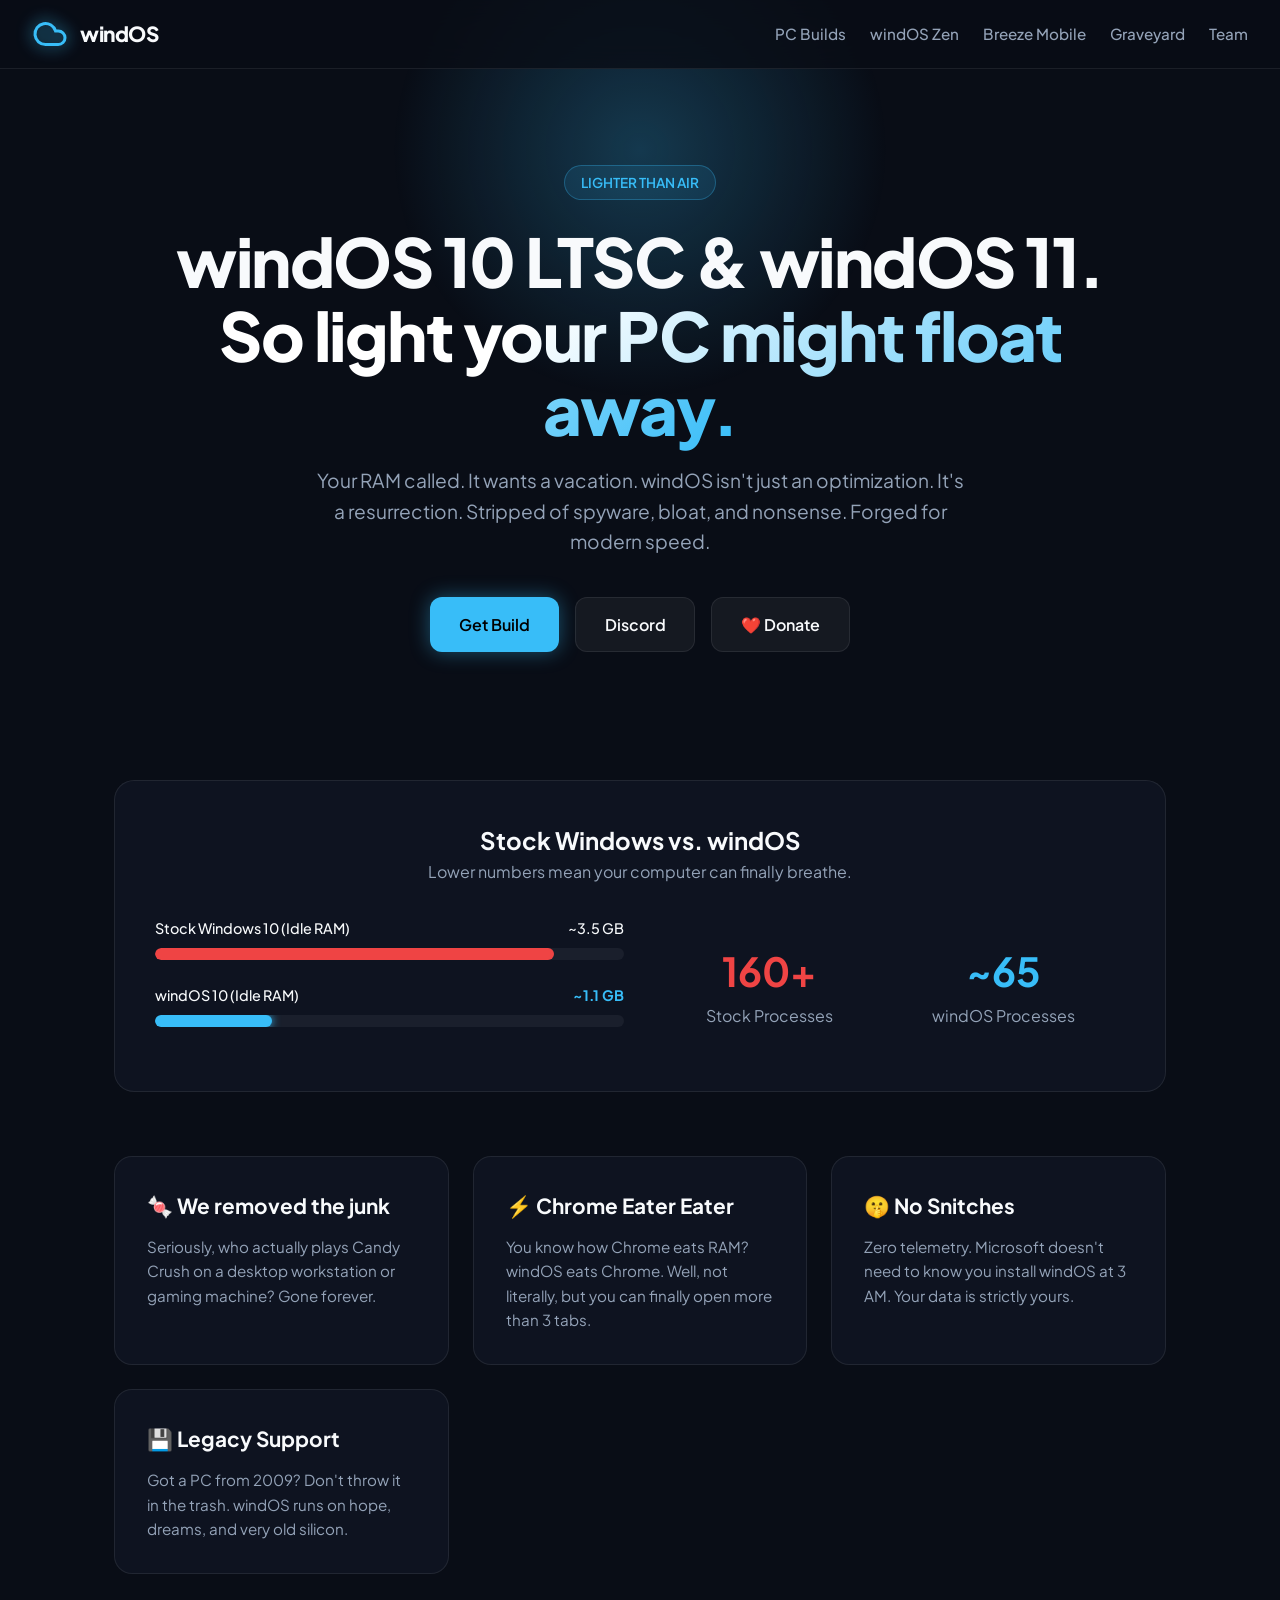
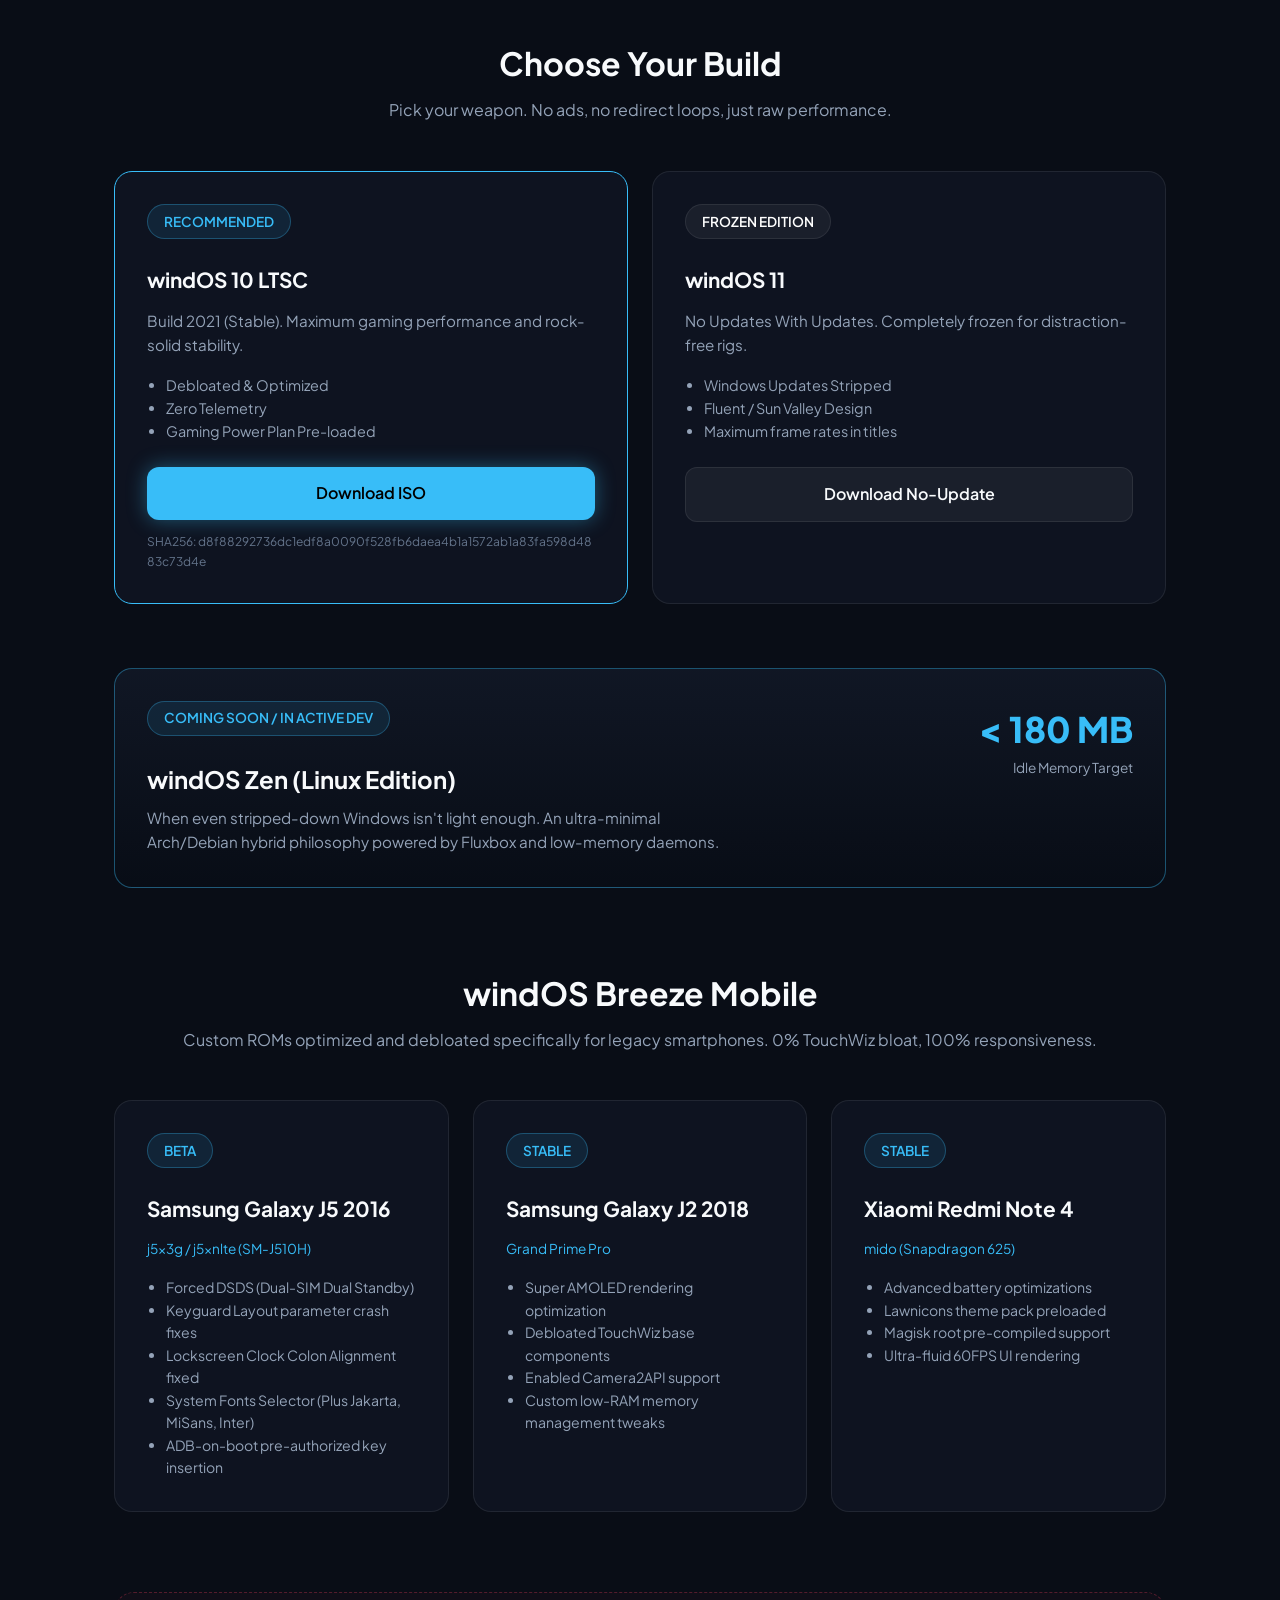
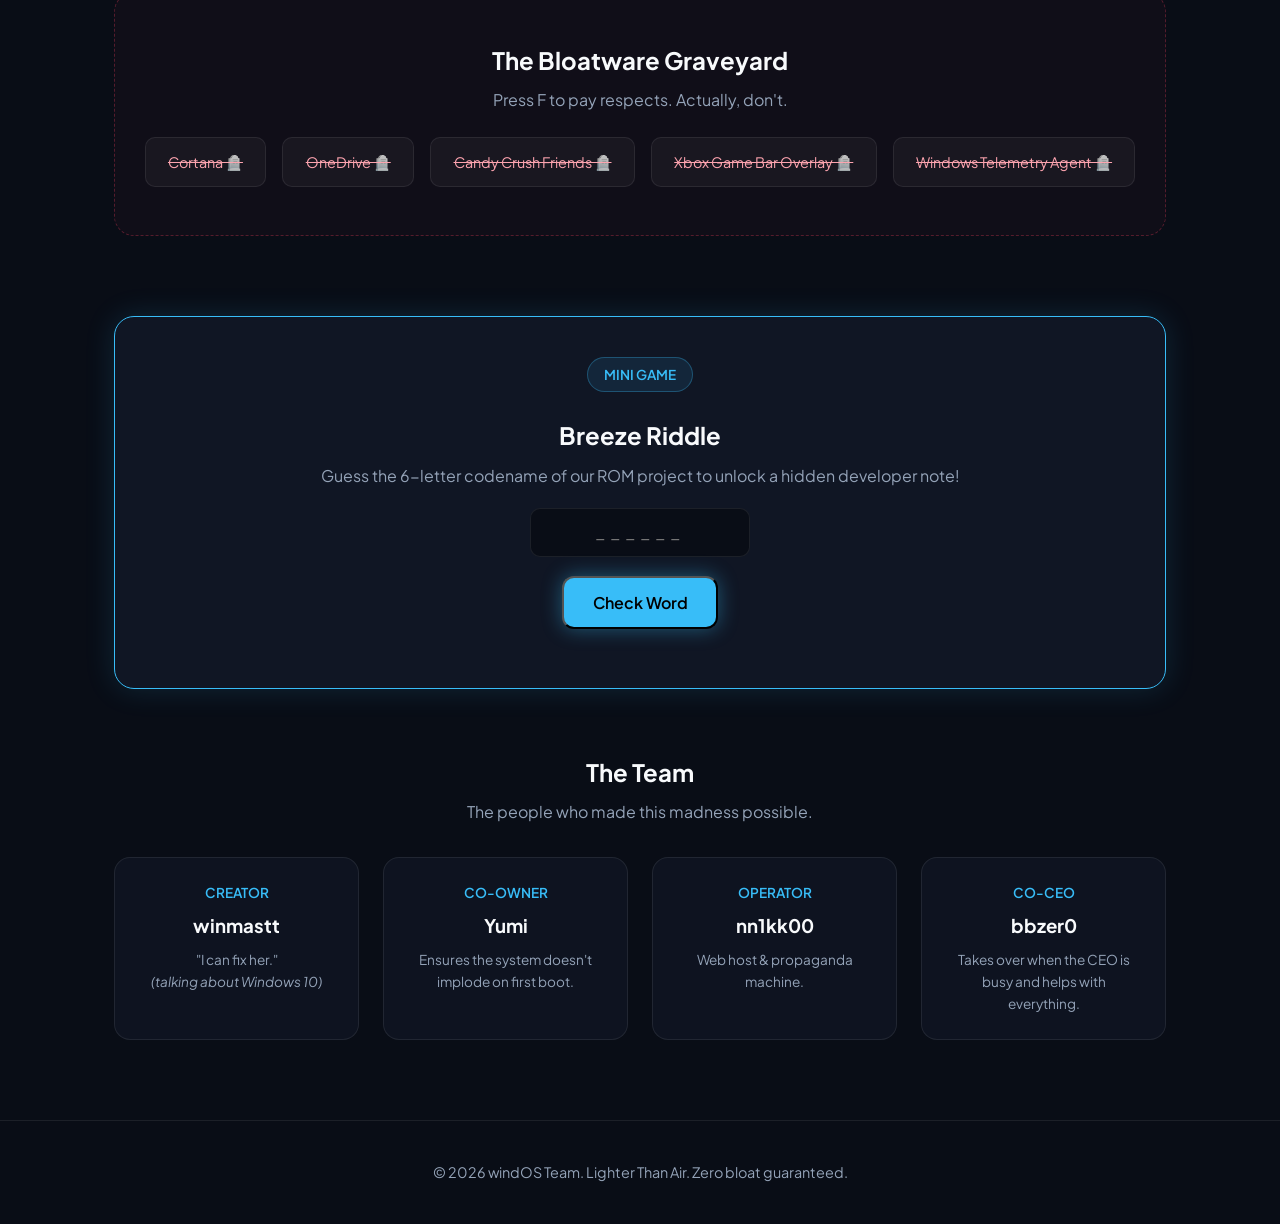
<file: original.html>
<!DOCTYPE html>
<html lang="en">
<head>
  <meta charset="UTF-8">
  <meta name="viewport" content="width=device-width, initial-scale=1.0">
  <title>windOS - Lighter Than Air</title>
  <link rel="preconnect" href="https://fonts.googleapis.com">
  <link rel="preconnect" href="https://fonts.gstatic.com" crossorigin>
  <link href="https://fonts.googleapis.com/css2?family=Plus+Jakarta+Sans:wght@300;400;500;600;700;800&display=swap" rel="stylesheet">
  <style>
    :root {
      --bg: #090d16;
      --card-bg: rgba(18, 24, 38, 0.7);
      --card-border: rgba(255, 255, 255, 0.08);
      --accent-cyan: #38bdf8;
      --accent-glow: rgba(56, 189, 248, 0.25);
      --accent-pink: #f43f5e;
      --text: #f8fafc;
      --text-muted: #94a3b8;
    }

    * {
      box-sizing: border-box;
      margin: 0;
      padding: 0;
      font-family: 'Plus Jakarta Sans', sans-serif;
    }

    body {
      background-color: var(--bg);
      color: var(--text);
      overflow-x: hidden;
      line-height: 1.6;
    }

    /* Background Neon Circles */
    .glow-orb {
      position: fixed;
      width: 500px;
      height: 500px;
      border-radius: 50%;
      background: radial-gradient(circle, var(--accent-glow) 0%, rgba(0,0,0,0) 70%);
      top: -100px;
      left: 50%;
      transform: translateX(-50%);
      pointer-events: none;
      z-index: 0;
    }

    header {
      position: sticky;
      top: 0;
      backdrop-filter: blur(16px);
      background: rgba(9, 13, 22, 0.8);
      border-bottom: 1px solid var(--card-border);
      z-index: 50;
      padding: 1rem 2rem;
      display: flex;
      justify-content: space-between;
      align-items: center;
    }

    .brand {
      display: flex;
      align-items: center;
      gap: 12px;
      text-decoration: none;
      color: var(--text);
      font-weight: 800;
      font-size: 1.3rem;
      letter-spacing: -0.5px;
    }

    .brand-icon {
      width: 36px;
      height: 36px;
      fill: none;
      stroke: var(--accent-cyan);
      stroke-width: 2;
      filter: drop-shadow(0 0 8px var(--accent-cyan));
    }

    nav {
      display: flex;
      gap: 1.5rem;
      align-items: center;
    }

    nav a {
      color: var(--text-muted);
      text-decoration: none;
      font-size: 0.95rem;
      font-weight: 500;
      transition: color 0.2s;
    }

    nav a:hover {
      color: var(--accent-cyan);
    }

    .container {
      max-width: 1100px;
      margin: 0 auto;
      padding: 0 1.5rem;
      position: relative;
      z-index: 1;
    }

    /* Hero Section */
    .hero {
      text-align: center;
      padding: 6rem 1rem 4rem;
    }

    .badge {
      display: inline-block;
      padding: 0.35rem 1rem;
      background: rgba(56, 189, 248, 0.1);
      border: 1px solid rgba(56, 189, 248, 0.3);
      color: var(--accent-cyan);
      border-radius: 9999px;
      font-size: 0.85rem;
      font-weight: 600;
      margin-bottom: 1.5rem;
    }

    .hero h1 {
      font-size: clamp(2.5rem, 6vw, 4.2rem);
      font-weight: 800;
      line-height: 1.1;
      letter-spacing: -1.5px;
      margin-bottom: 1.2rem;
    }

    .hero h1 span {
      background: linear-gradient(135deg, #fff 30%, var(--accent-cyan) 100%);
      -webkit-background-clip: text;
      -webkit-text-fill-color: transparent;
    }

    .hero p {
      font-size: 1.2rem;
      color: var(--text-muted);
      max-width: 650px;
      margin: 0 auto 2.5rem;
    }

    .hero-btns {
      display: flex;
      justify-content: center;
      gap: 1rem;
      flex-wrap: wrap;
    }

    .btn {
      padding: 0.85rem 1.8rem;
      border-radius: 12px;
      font-weight: 600;
      font-size: 1rem;
      text-decoration: none;
      transition: all 0.2s;
      cursor: pointer;
      display: inline-flex;
      align-items: center;
      gap: 8px;
    }

    .btn-primary {
      background: var(--accent-cyan);
      color: #000;
      box-shadow: 0 0 20px rgba(56, 189, 248, 0.4);
    }

    .btn-primary:hover {
      transform: translateY(-2px);
      box-shadow: 0 0 30px rgba(56, 189, 248, 0.6);
    }

    .btn-secondary {
      background: rgba(255, 255, 255, 0.05);
      color: var(--text);
      border: 1px solid var(--card-border);
    }

    .btn-secondary:hover {
      background: rgba(255, 255, 255, 0.1);
    }

    /* Comparison Card */
    .compare-section {
      margin: 4rem 0;
      background: var(--card-bg);
      border: 1px solid var(--card-border);
      border-radius: 20px;
      padding: 2.5rem;
      backdrop-filter: blur(10px);
    }

    .compare-title {
      text-align: center;
      margin-bottom: 2rem;
    }

    .compare-grid {
      display: grid;
      grid-template-columns: repeat(auto-fit, minmax(280px, 1fr));
      gap: 2rem;
    }

    .compare-bar-group {
      margin-bottom: 1.5rem;
    }

    .compare-bar-label {
      display: flex;
      justify-content: space-between;
      margin-bottom: 0.5rem;
      font-weight: 500;
      font-size: 0.9rem;
    }

    .bar-bg {
      height: 12px;
      background: rgba(255, 255, 255, 0.05);
      border-radius: 6px;
      overflow: hidden;
    }

    .bar-fill-stock {
      height: 100%;
      width: 85%;
      background: #ef4444;
      border-radius: 6px;
    }

    .bar-fill-windos {
      height: 100%;
      width: 25%;
      background: var(--accent-cyan);
      border-radius: 6px;
      box-shadow: 0 0 10px var(--accent-cyan);
    }

    /* Grid Cards */
    .grid {
      display: grid;
      grid-template-columns: repeat(auto-fit, minmax(320px, 1fr));
      gap: 1.5rem;
      margin: 3rem 0;
    }

    .card {
      background: var(--card-bg);
      border: 1px solid var(--card-border);
      border-radius: 18px;
      padding: 2rem;
      transition: border-color 0.2s, transform 0.2s;
    }

    .card:hover {
      border-color: rgba(56, 189, 248, 0.4);
      transform: translateY(-4px);
    }

    .card h3 {
      font-size: 1.3rem;
      margin-bottom: 0.8rem;
    }

    .card p {
      color: var(--text-muted);
      font-size: 0.95rem;
    }

    /* Graveyard */
    .graveyard {
      text-align: center;
      margin: 5rem 0;
      padding: 3rem 1.5rem;
      border: 1px dashed rgba(244, 63, 94, 0.3);
      border-radius: 20px;
      background: rgba(244, 63, 94, 0.03);
    }

    .graveyard-tags {
      display: flex;
      justify-content: center;
      gap: 1rem;
      flex-wrap: wrap;
      margin-top: 1.5rem;
    }

    .tombstone {
      background: rgba(255,255,255,0.04);
      border: 1px solid rgba(255,255,255,0.08);
      padding: 0.8rem 1.4rem;
      border-radius: 10px;
      font-size: 0.9rem;
      color: #fda4af;
      text-decoration: line-through;
    }

    /* Breeze Riddle Mini Game */
    .riddle-box {
      background: rgba(18, 24, 38, 0.9);
      border: 1px solid var(--accent-cyan);
      border-radius: 20px;
      padding: 2.5rem;
      text-align: center;
      margin: 4rem 0;
      box-shadow: 0 0 30px rgba(56, 189, 248, 0.15);
    }

    .riddle-input {
      background: #090d16;
      border: 1px solid var(--card-border);
      color: #fff;
      padding: 0.8rem 1.2rem;
      border-radius: 10px;
      font-size: 1.1rem;
      letter-spacing: 4px;
      text-transform: uppercase;
      text-align: center;
      margin: 1.2rem 0;
      width: 220px;
      outline: none;
    }

    .riddle-input:focus {
      border-color: var(--accent-cyan);
    }

    /* Team */
    .team-grid {
      display: grid;
      grid-template-columns: repeat(auto-fit, minmax(220px, 1fr));
      gap: 1.5rem;
      margin-top: 2rem;
    }

    .team-card {
      background: var(--card-bg);
      border: 1px solid var(--card-border);
      border-radius: 16px;
      padding: 1.5rem;
      text-align: center;
    }

    .team-role {
      font-size: 0.85rem;
      color: var(--accent-cyan);
      font-weight: 600;
      margin-bottom: 0.5rem;
    }

    footer {
      border-top: 1px solid var(--card-border);
      padding: 2.5rem 0;
      text-align: center;
      color: var(--text-muted);
      font-size: 0.9rem;
      margin-top: 5rem;
    }
  </style>
</head>
<body>

  <div class="glow-orb"></div>

  <!-- Header & Cloud Logo -->
  <header>
    <a href="#" class="brand">
      <svg class="brand-icon" viewBox="0 0 24 24">
        <path d="M17.5 19H9a7 7 0 1 1 6.71-9h1.79a4.5 4.5 0 1 1 0 9Z" />
      </svg>
      windOS
    </a>
    <nav>
      <a href="#builds">PC Builds</a>
      <a href="#zen">windOS Zen</a>
      <a href="#mobile">Breeze Mobile</a>
      <a href="#graveyard">Graveyard</a>
      <a href="#team">Team</a>
    </nav>
  </header>

  <main class="container">

    <!-- Hero Section -->
    <section class="hero">
      <div class="badge">LIGHTER THAN AIR</div>
      <h1>windOS 10 LTSC & windOS 11.<br><span>So light your PC might float away.</span></h1>
      <p>Your RAM called. It wants a vacation. windOS isn't just an optimization. It's a resurrection. Stripped of spyware, bloat, and nonsense. Forged for modern speed.</p>
      <div class="hero-btns">
        <a href="#builds" class="btn btn-primary">Get Build</a>
        <a href="https://discord.gg/" target="_blank" class="btn btn-secondary">Discord</a>
        <a href="#" class="btn btn-secondary">❤️ Donate</a>
      </div>
    </section>

    <!-- Stock vs windOS Benchmarks -->
    <section class="compare-section">
      <div class="compare-title">
        <h2>Stock Windows vs. windOS</h2>
        <p style="color: var(--text-muted);">Lower numbers mean your computer can finally breathe.</p>
      </div>

      <div class="compare-grid">
        <div>
          <div class="compare-bar-group">
            <div class="compare-bar-label">
              <span>Stock Windows 10 (Idle RAM)</span>
              <span>~3.5 GB</span>
            </div>
            <div class="bar-bg"><div class="bar-fill-stock"></div></div>
          </div>
          <div class="compare-bar-group">
            <div class="compare-bar-label">
              <span>windOS 10 (Idle RAM)</span>
              <span style="color: var(--accent-cyan); font-weight: 700;">~1.1 GB</span>
            </div>
            <div class="bar-bg"><div class="bar-fill-windos"></div></div>
          </div>
        </div>

        <div style="display: flex; justify-content: space-around; align-items: center; text-align: center;">
          <div>
            <h3 style="font-size: 2.5rem; color: #ef4444;">160+</h3>
            <p style="color: var(--text-muted);">Stock Processes</p>
          </div>
          <div>
            <h3 style="font-size: 2.5rem; color: var(--accent-cyan);">~65</h3>
            <p style="color: var(--text-muted);">windOS Processes</p>
          </div>
        </div>
      </div>
    </section>

    <!-- Key Perks -->
    <section class="grid">
      <div class="card">
        <h3>🍬 We removed the junk</h3>
        <p>Seriously, who actually plays Candy Crush on a desktop workstation or gaming machine? Gone forever.</p>
      </div>
      <div class="card">
        <h3>⚡ Chrome Eater Eater</h3>
        <p>You know how Chrome eats RAM? windOS eats Chrome. Well, not literally, but you can finally open more than 3 tabs.</p>
      </div>
      <div class="card">
        <h3>🤫 No Snitches</h3>
        <p>Zero telemetry. Microsoft doesn't need to know you install windOS at 3 AM. Your data is strictly yours.</p>
      </div>
      <div class="card">
        <h3>💾 Legacy Support</h3>
        <p>Got a PC from 2009? Don't throw it in the trash. windOS runs on hope, dreams, and very old silicon.</p>
      </div>
    </section>

    <!-- PC Builds -->
    <section id="builds" style="margin-top: 4rem;">
      <h2 style="font-size: 2rem; margin-bottom: 0.5rem; text-align: center;">Choose Your Build</h2>
      <p style="text-align: center; color: var(--text-muted); margin-bottom: 2rem;">Pick your weapon. No ads, no redirect loops, just raw performance.</p>

      <div class="grid">
        <div class="card" style="border-color: var(--accent-cyan);">
          <div class="badge">RECOMMENDED</div>
          <h3>windOS 10 LTSC</h3>
          <p style="margin-bottom: 1rem;">Build 2021 (Stable). Maximum gaming performance and rock-solid stability.</p>
          <ul style="color: var(--text-muted); margin-left: 1.2rem; margin-bottom: 1.5rem; font-size: 0.9rem;">
            <li>Debloated & Optimized</li>
            <li>Zero Telemetry</li>
            <li>Gaming Power Plan Pre-loaded</li>
          </ul>
          <a href="#" class="btn btn-primary" style="width: 100%; justify-content: center;">Download ISO</a>
          <p style="font-size: 0.75rem; color: #64748b; margin-top: 0.8rem; word-break: break-all;">
            SHA256: d8f88292736dc1edf8a0090f528fb6daea4b1a1572ab1a83fa598d4883c73d4e
          </p>
        </div>

        <div class="card">
          <div class="badge" style="background: rgba(255,255,255,0.05); color: #fff; border-color: var(--card-border);">FROZEN EDITION</div>
          <h3>windOS 11</h3>
          <p style="margin-bottom: 1rem;">No Updates With Updates. Completely frozen for distraction-free rigs.</p>
          <ul style="color: var(--text-muted); margin-left: 1.2rem; margin-bottom: 1.5rem; font-size: 0.9rem;">
            <li>Windows Updates Stripped</li>
            <li>Fluent / Sun Valley Design</li>
            <li>Maximum frame rates in titles</li>
          </ul>
          <a href="#" class="btn btn-secondary" style="width: 100%; justify-content: center;">Download No-Update</a>
        </div>
      </div>
    </section>

    <!-- NEW: windOS Zen Linux Section -->
    <section id="zen" style="margin-top: 4rem;">
      <div class="card" style="background: linear-gradient(180deg, rgba(18,24,38,0.9) 0%, rgba(9,13,22,0.9) 100%); border-color: rgba(56, 189, 248, 0.4);">
        <div style="display: flex; justify-content: space-between; align-items: flex-start; flex-wrap: wrap; gap: 1rem;">
          <div>
            <div class="badge">COMING SOON / IN ACTIVE DEV</div>
            <h2>windOS Zen (Linux Edition)</h2>
            <p style="color: var(--text-muted); max-width: 600px; margin-top: 0.5rem;">
              When even stripped-down Windows isn't light enough. An ultra-minimal Arch/Debian hybrid philosophy powered by Fluxbox and low-memory daemons.
            </p>
          </div>
          <div style="text-align: right;">
            <span style="font-size: 2.2rem; font-weight: 800; color: var(--accent-cyan);">&lt; 180 MB</span>
            <p style="color: var(--text-muted); font-size: 0.85rem;">Idle Memory Target</p>
          </div>
        </div>
      </div>
    </section>

    <!-- Breeze Mobile -->
    <section id="mobile" style="margin-top: 5rem;">
      <h2 style="font-size: 2rem; margin-bottom: 0.5rem; text-align: center;">windOS Breeze Mobile</h2>
      <p style="text-align: center; color: var(--text-muted); margin-bottom: 2.5rem;">
        Custom ROMs optimized and debloated specifically for legacy smartphones. 0% TouchWiz bloat, 100% responsiveness.
      </p>

      <div class="grid">
        <div class="card">
          <div class="badge">BETA</div>
          <h3>Samsung Galaxy J5 2016</h3>
          <p style="font-size: 0.85rem; color: var(--accent-cyan); margin-bottom: 1rem;">j5x3g / j5xnlte (SM-J510H)</p>
          <ul style="color: var(--text-muted); font-size: 0.88rem; margin-left: 1.2rem;">
            <li>Forced DSDS (Dual-SIM Dual Standby)</li>
            <li>Keyguard Layout parameter crash fixes</li>
            <li>Lockscreen Clock Colon Alignment fixed</li>
            <li>System Fonts Selector (Plus Jakarta, MiSans, Inter)</li>
            <li>ADB-on-boot pre-authorized key insertion</li>
          </ul>
        </div>

        <div class="card">
          <div class="badge">STABLE</div>
          <h3>Samsung Galaxy J2 2018</h3>
          <p style="font-size: 0.85rem; color: var(--accent-cyan); margin-bottom: 1rem;">Grand Prime Pro</p>
          <ul style="color: var(--text-muted); font-size: 0.88rem; margin-left: 1.2rem;">
            <li>Super AMOLED rendering optimization</li>
            <li>Debloated TouchWiz base components</li>
            <li>Enabled Camera2API support</li>
            <li>Custom low-RAM memory management tweaks</li>
          </ul>
        </div>

        <div class="card">
          <div class="badge">STABLE</div>
          <h3>Xiaomi Redmi Note 4</h3>
          <p style="font-size: 0.85rem; color: var(--accent-cyan); margin-bottom: 1rem;">mido (Snapdragon 625)</p>
          <ul style="color: var(--text-muted); font-size: 0.88rem; margin-left: 1.2rem;">
            <li>Advanced battery optimizations</li>
            <li>Lawnicons theme pack preloaded</li>
            <li>Magisk root pre-compiled support</li>
            <li>Ultra-fluid 60FPS UI rendering</li>
          </ul>
        </div>
      </div>
    </section>

    <!-- The Bloatware Graveyard -->
    <section id="graveyard" class="graveyard">
      <h2>The Bloatware Graveyard</h2>
      <p style="color: var(--text-muted); margin-top: 0.5rem;">Press F to pay respects. Actually, don't.</p>
      <div class="graveyard-tags">
        <div class="tombstone">Cortana 🪦</div>
        <div class="tombstone">OneDrive 🪦</div>
        <div class="tombstone">Candy Crush Friends 🪦</div>
        <div class="tombstone">Xbox Game Bar Overlay 🪦</div>
        <div class="tombstone">Windows Telemetry Agent 🪦</div>
      </div>
    </section>

    <!-- Breeze Riddle Mini Game -->
    <section id="riddle" class="riddle-box">
      <div class="badge">MINI GAME</div>
      <h2>Breeze Riddle</h2>
      <p style="color: var(--text-muted); margin-top: 0.5rem;">
        Guess the 6-letter codename of our ROM project to unlock a hidden developer note!
      </p>
      <div>
        <input type="text" id="riddleInput" class="riddle-input" maxlength="6" placeholder="______">
      </div>
      <button class="btn btn-primary" onclick="checkRiddle()">Check Word</button>
      <div id="riddleFeedback" style="margin-top: 1.2rem; font-weight: 600;"></div>
    </section>

    <!-- The Team -->
    <section id="team" style="margin-top: 4rem;">
      <h2 style="text-align: center; margin-bottom: 0.5rem;">The Team</h2>
      <p style="text-align: center; color: var(--text-muted);">The people who made this madness possible.</p>

      <div class="team-grid">
        <div class="team-card">
          <div class="team-role">CREATOR</div>
          <h3>winmastt</h3>
          <p style="color: var(--text-muted); font-size: 0.85rem; margin-top: 0.5rem;">"I can fix her."<br><em>(talking about Windows 10)</em></p>
        </div>
        <div class="team-card">
          <div class="team-role">CO-OWNER</div>
          <h3>Yumi</h3>
          <p style="color: var(--text-muted); font-size: 0.85rem; margin-top: 0.5rem;">Ensures the system doesn't implode on first boot.</p>
        </div>
        <div class="team-card">
          <div class="team-role">OPERATOR</div>
          <h3>nn1kk00</h3>
          <p style="color: var(--text-muted); font-size: 0.85rem; margin-top: 0.5rem;">Web host & propaganda machine.</p>
        </div>
        <div class="team-card">
          <div class="team-role">CO-CEO</div>
          <h3>bbzer0</h3>
          <p style="color: var(--text-muted); font-size: 0.85rem; margin-top: 0.5rem;">Takes over when the CEO is busy and helps with everything.</p>
        </div>
      </div>
    </section>

  </main>

  <footer>
    <p>© 2026 windOS Team. Lighter Than Air. Zero bloat guaranteed.</p>
  </footer>

  <!-- Mini-Game Script -->
  <script>
    function checkRiddle() {
      const input = document.getElementById('riddleInput');
      const feedback = document.getElementById('riddleFeedback');
      const val = input.value.trim().toUpperCase();

      if (val === 'BREEZE') {
        feedback.innerHTML = `
          <span style="color: #38bdf8;">✨ Riddle Solved!</span><br>
          <div style="background: rgba(56, 189, 248, 0.1); border: 1px solid #38bdf8; border-radius: 12px; padding: 1rem; margin-top: 1rem; max-width: 500px; display: inline-block;">
            <b>Developer Secret Note:</b> "Building lightweight systems isn't about what you add, it's about having the guts to remove everything that doesn't matter." — Team windOS
          </div>
        `;
      } else {
        feedback.innerHTML = `<span style="color: #ef4444;">Word is incorrect! Try again.</span>`;
      }
    }
  </script>
</body>
</html>
</file>
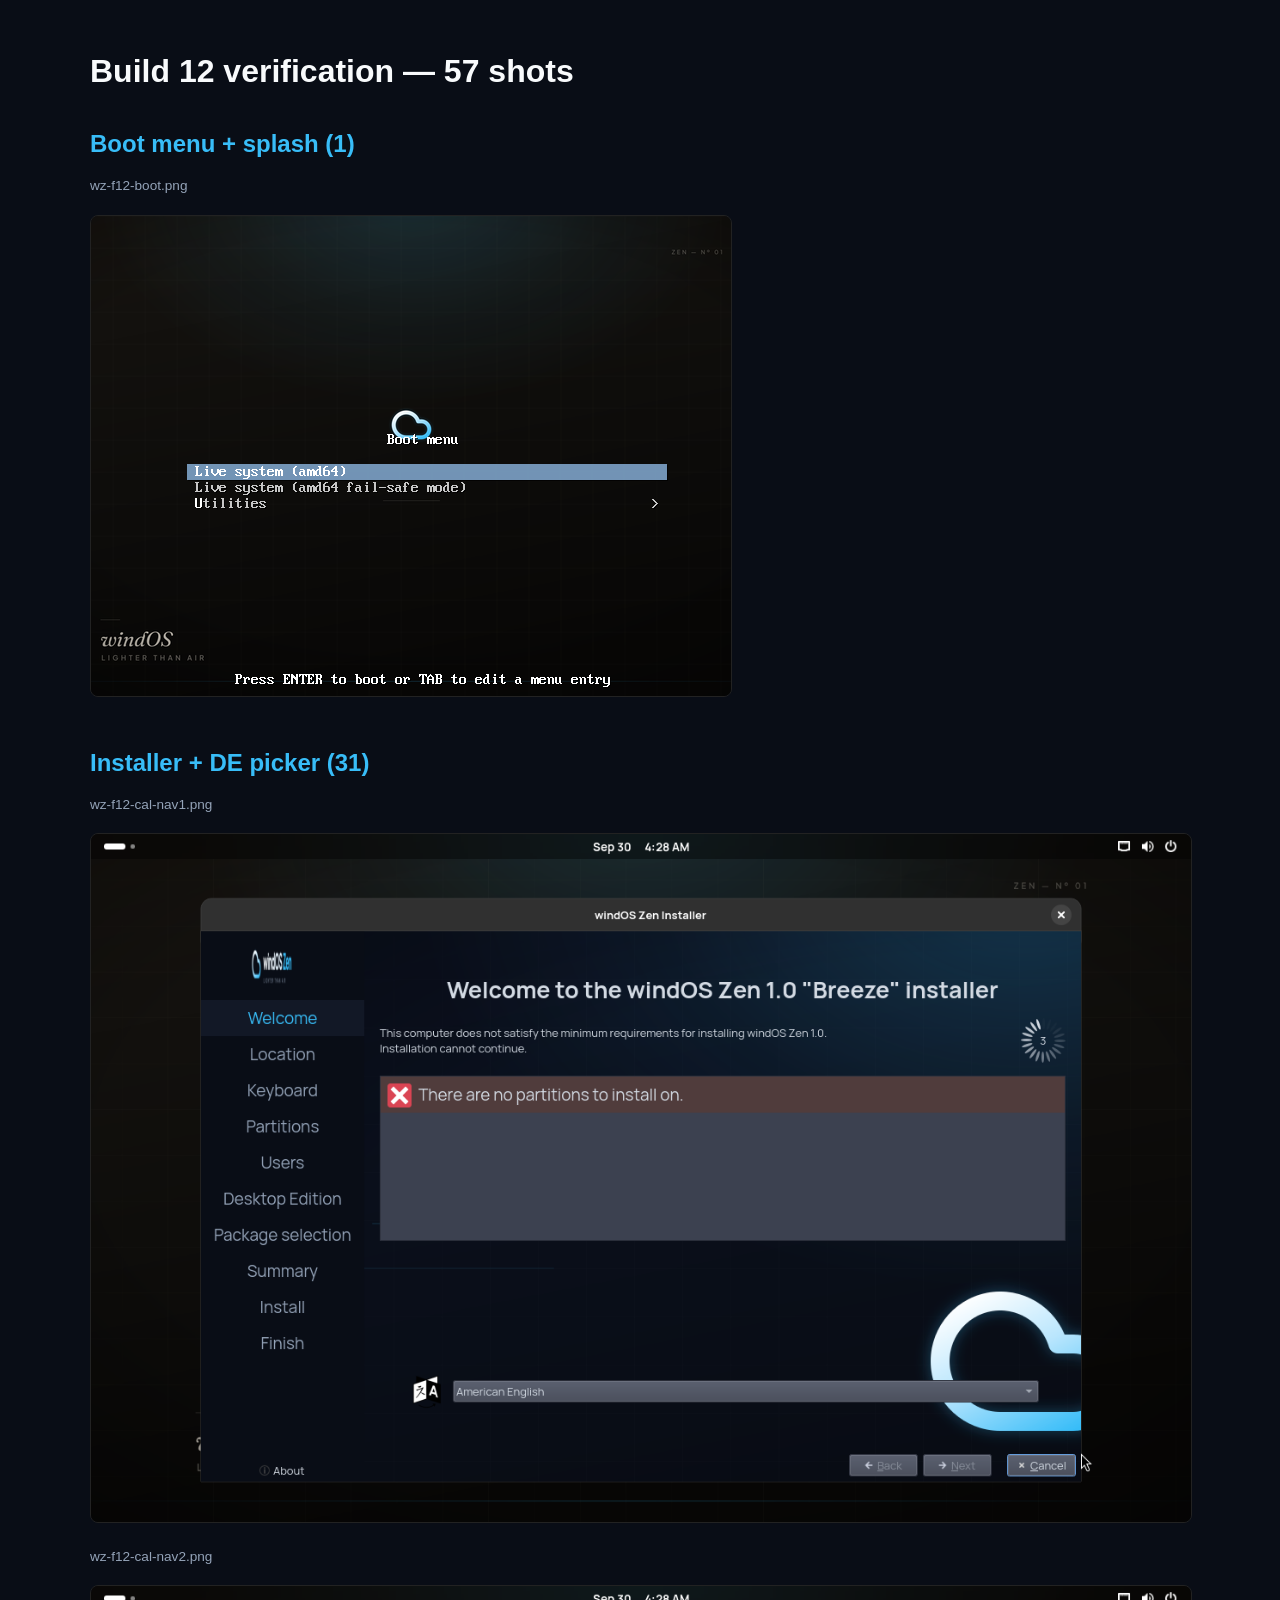
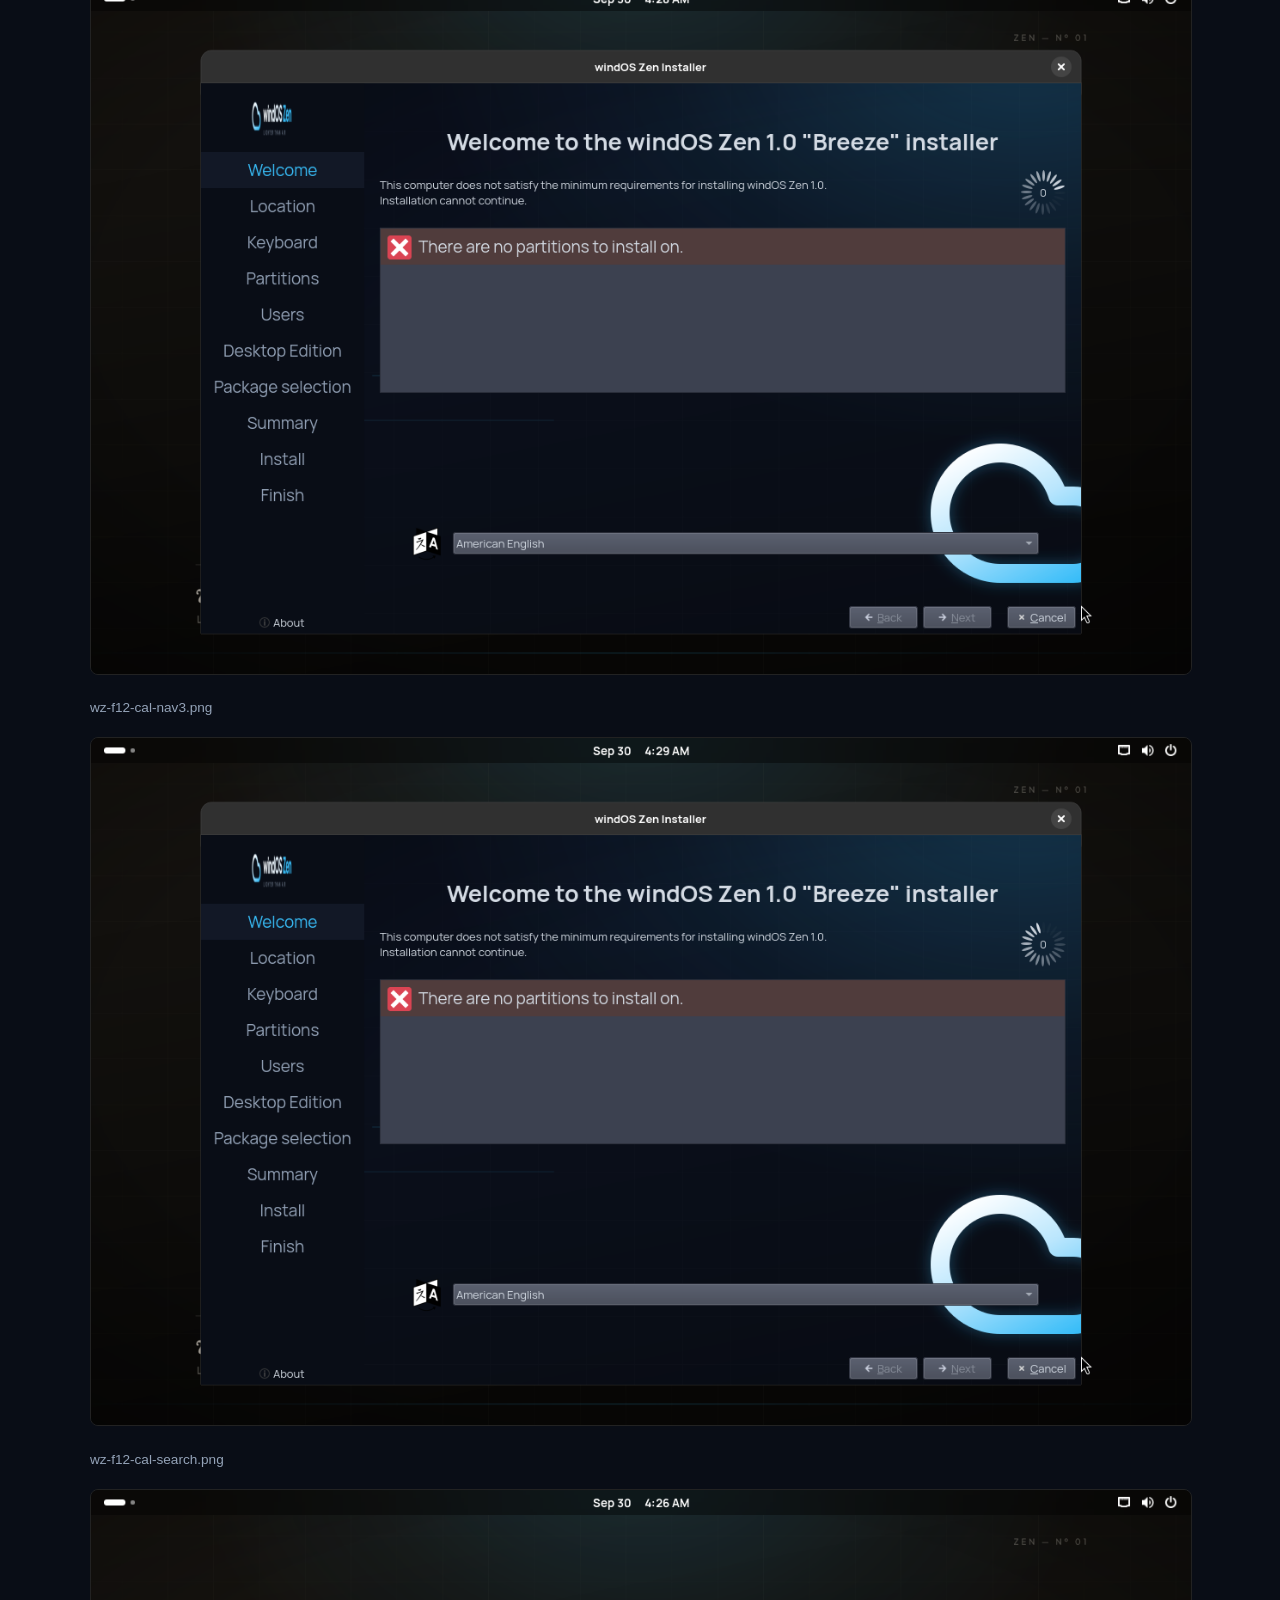
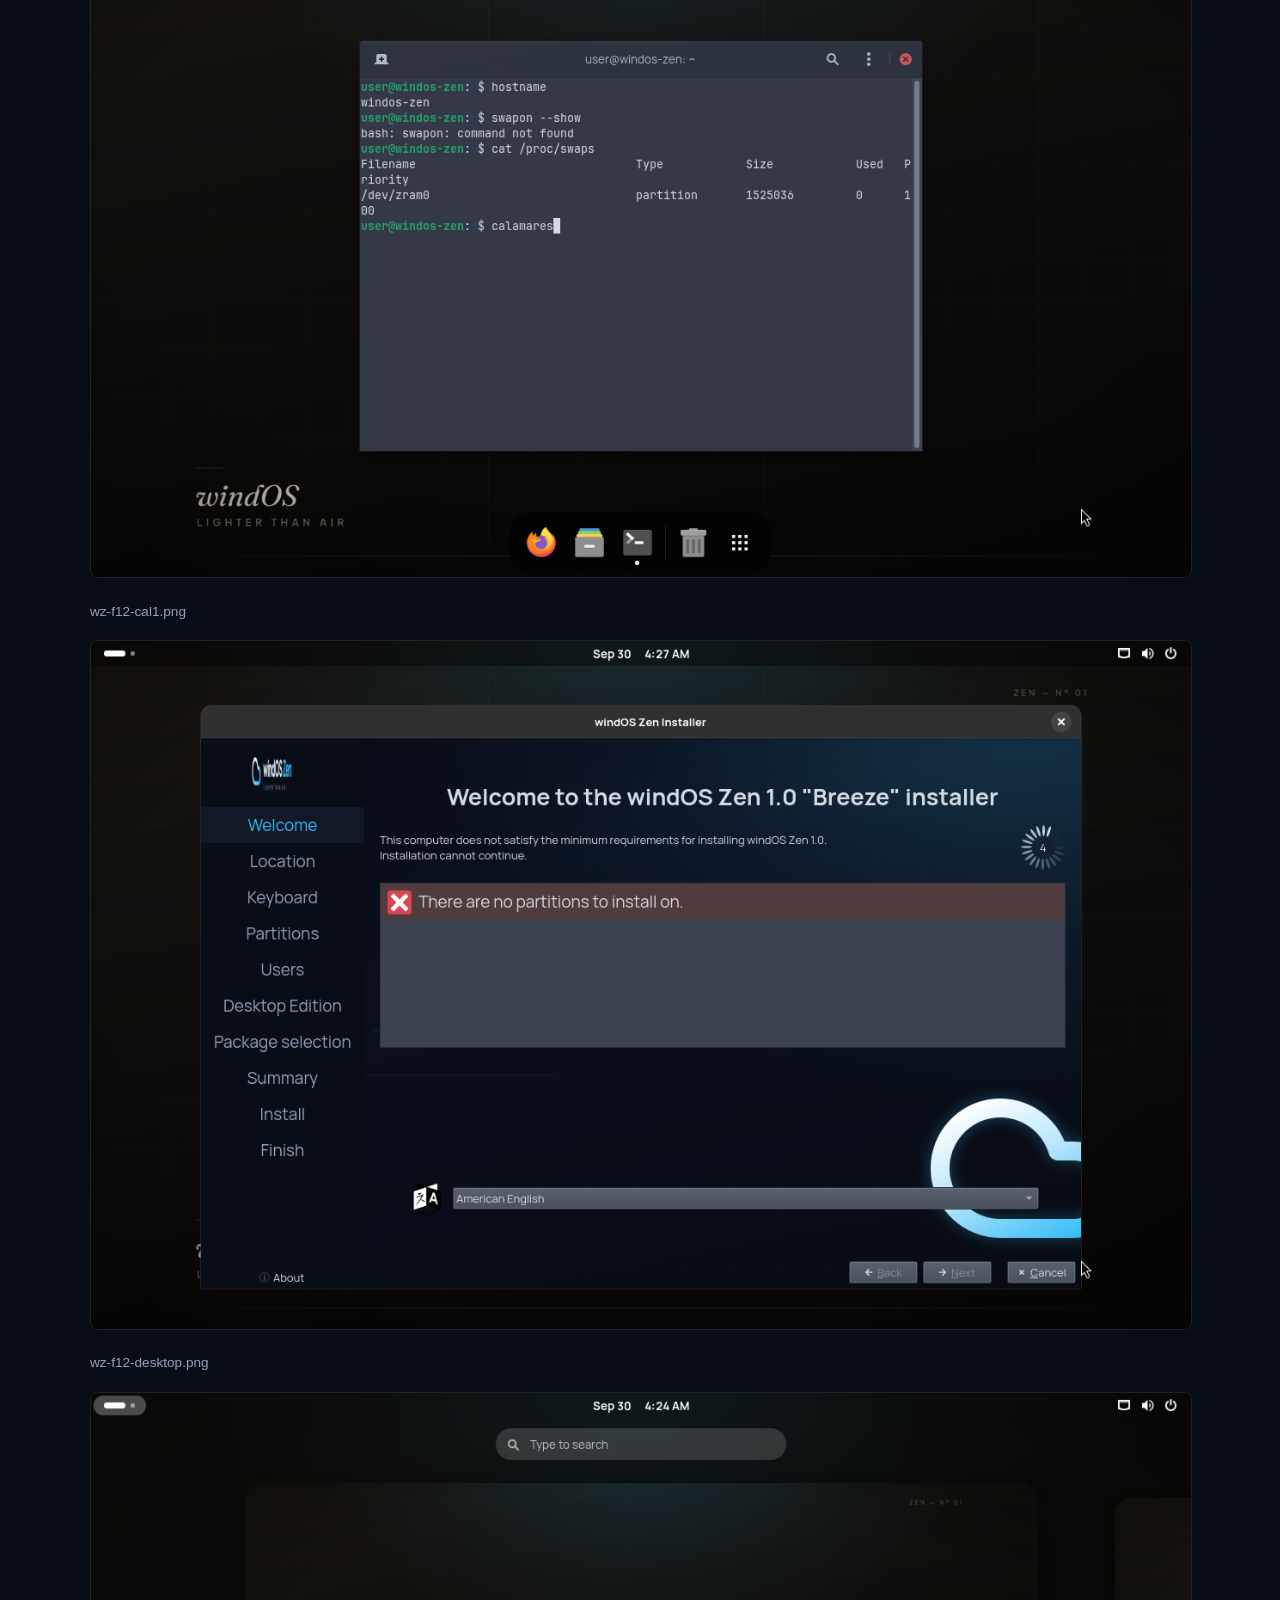
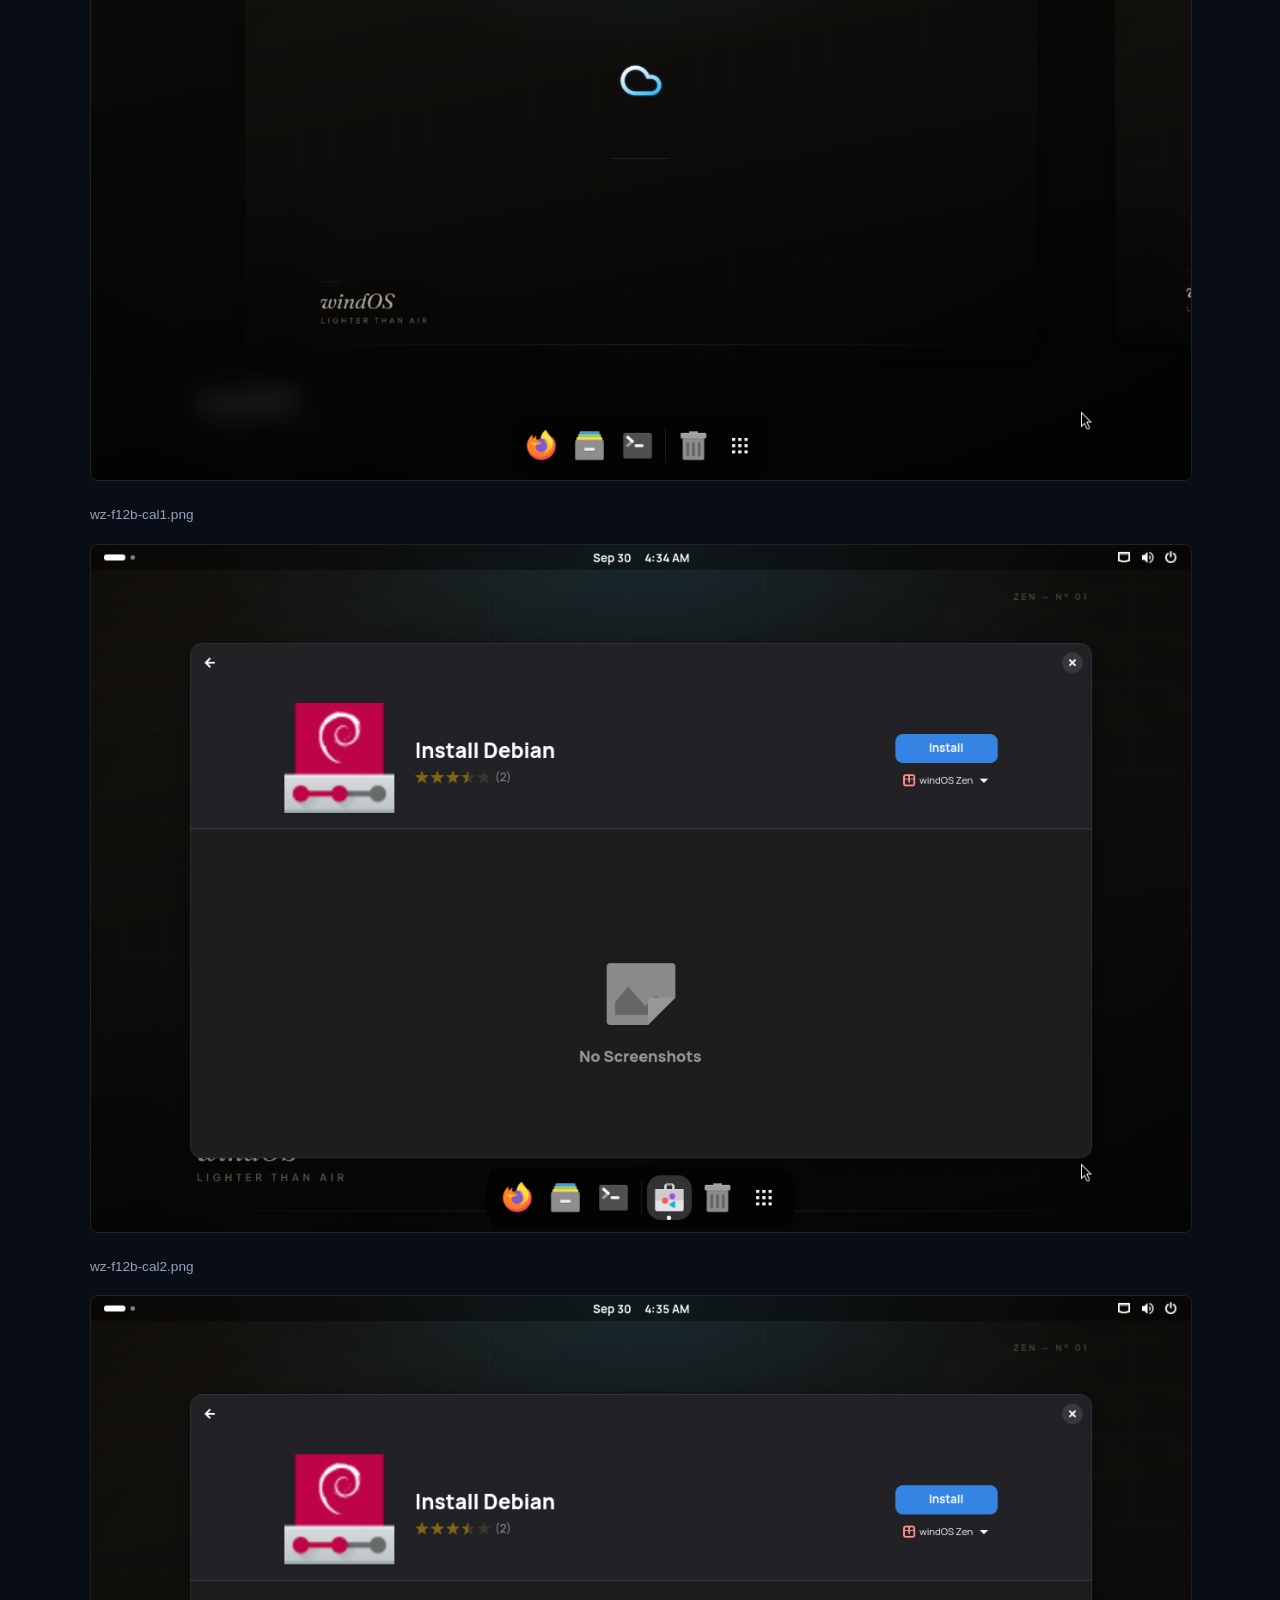
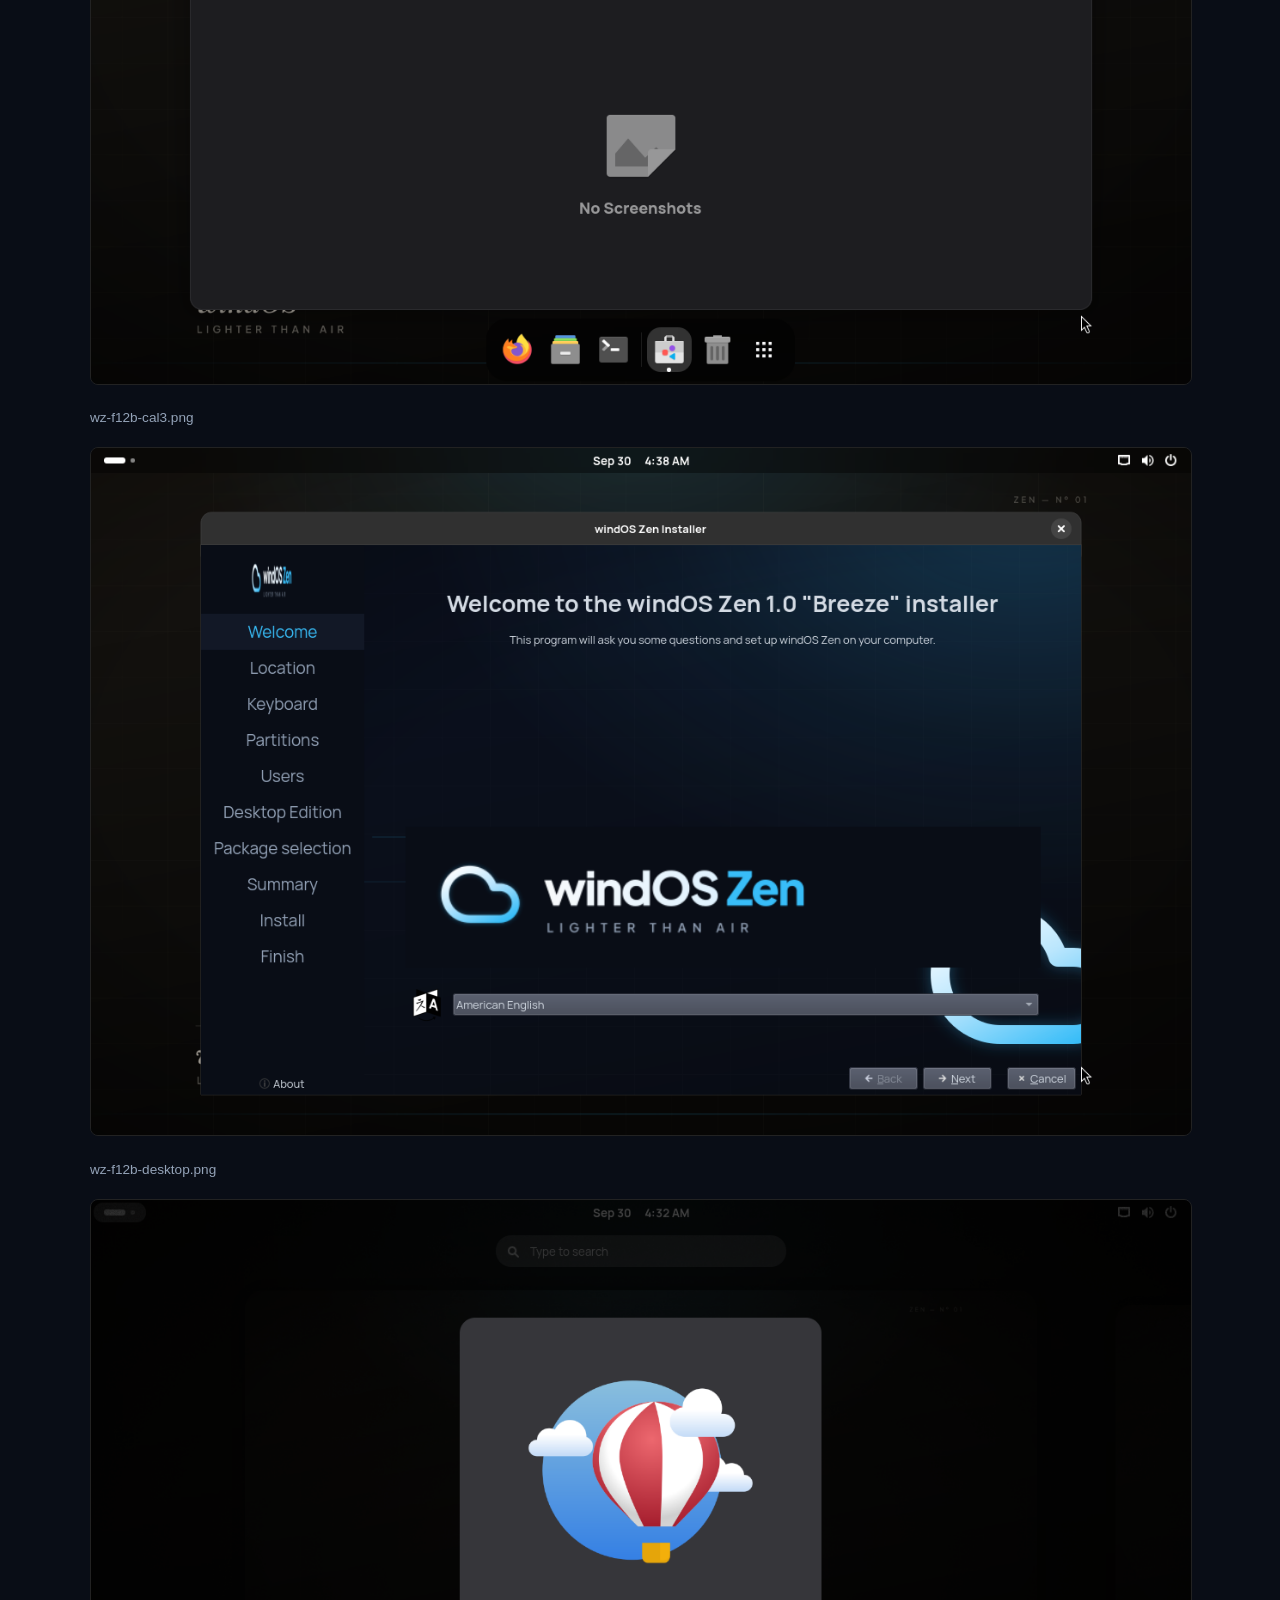
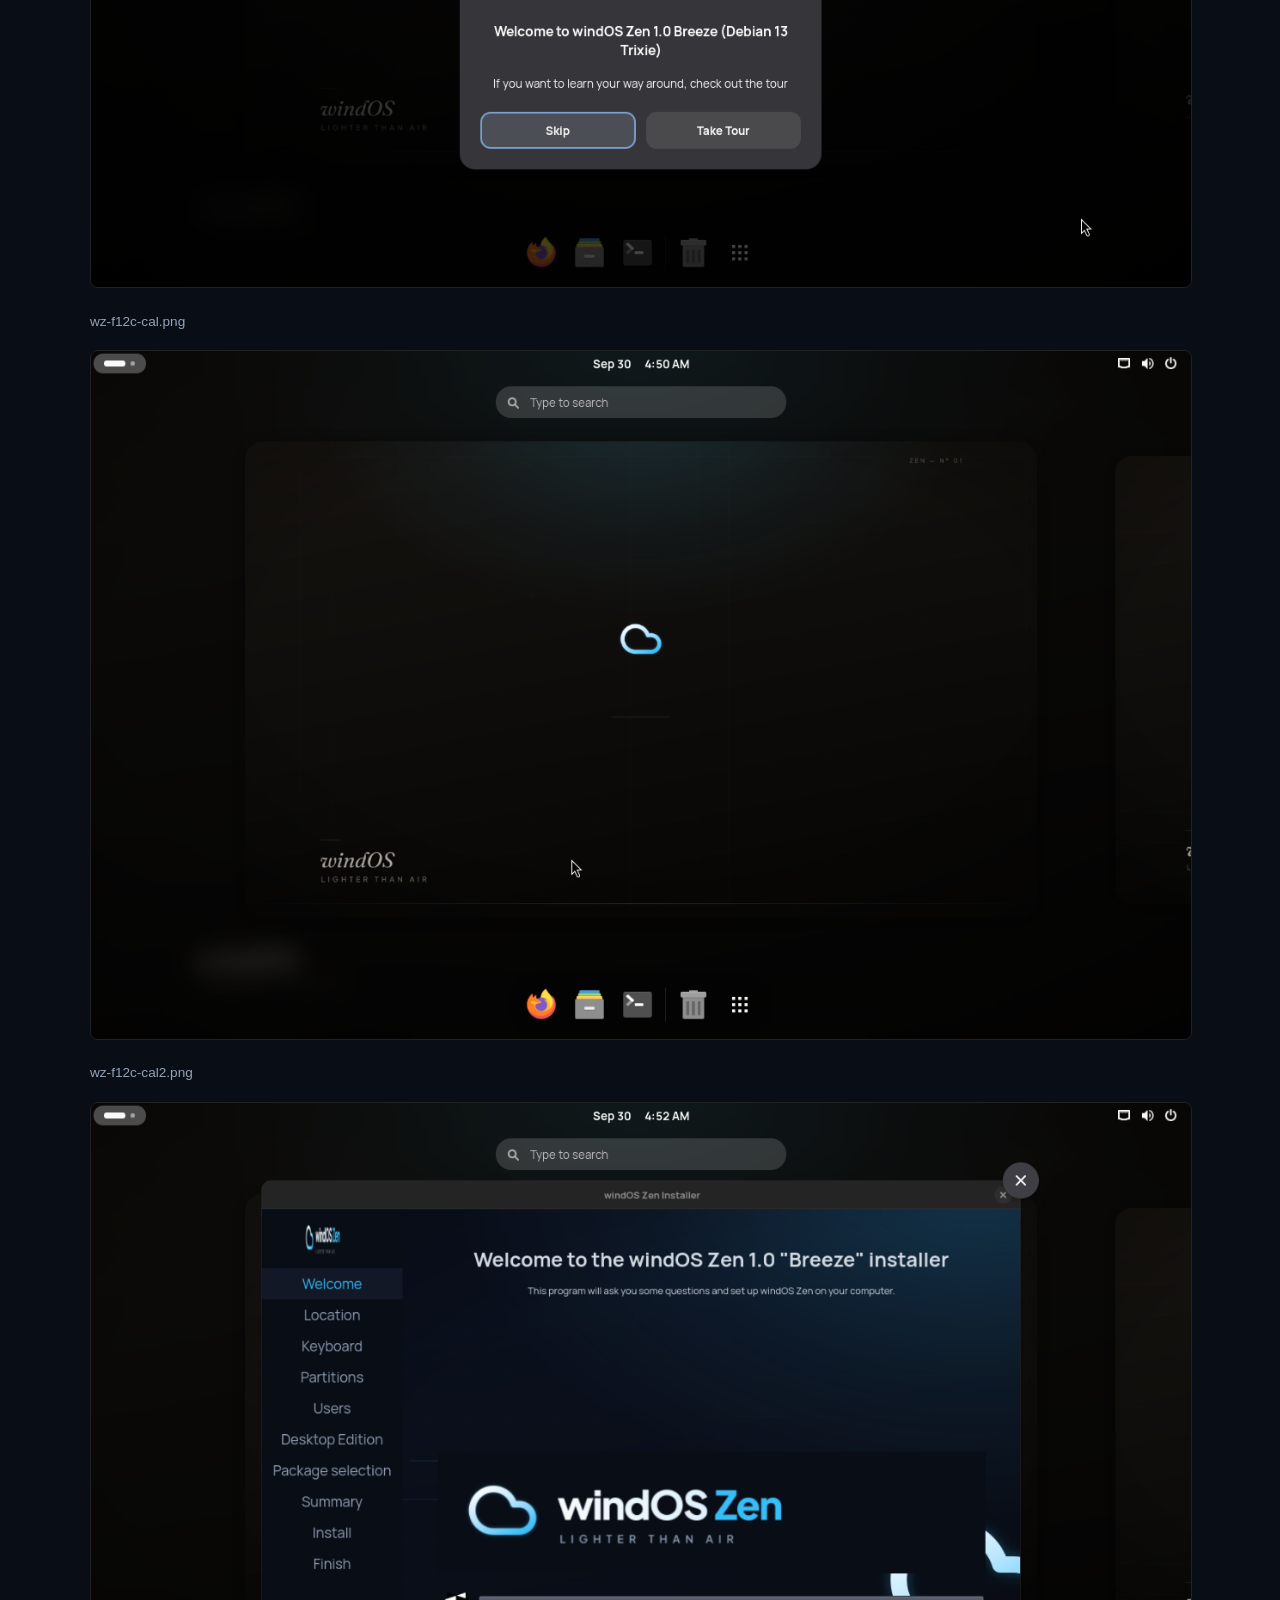
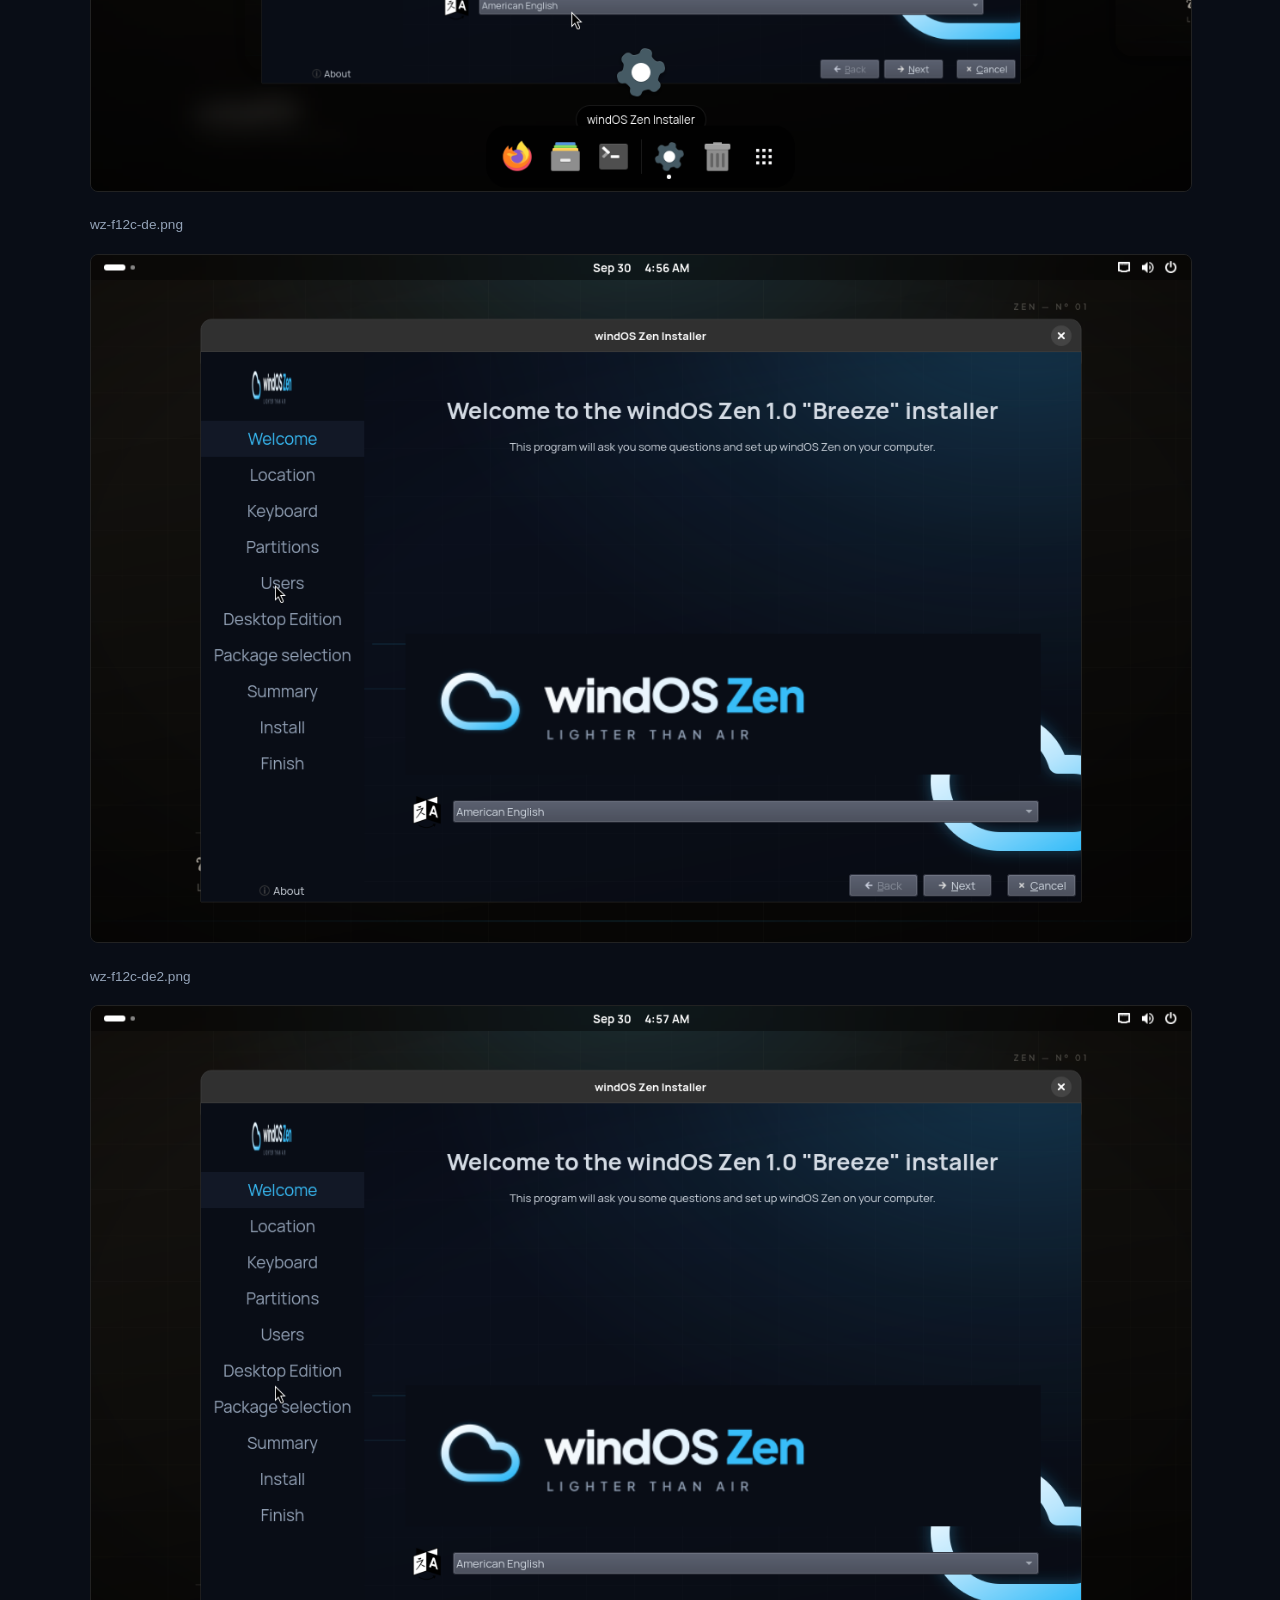
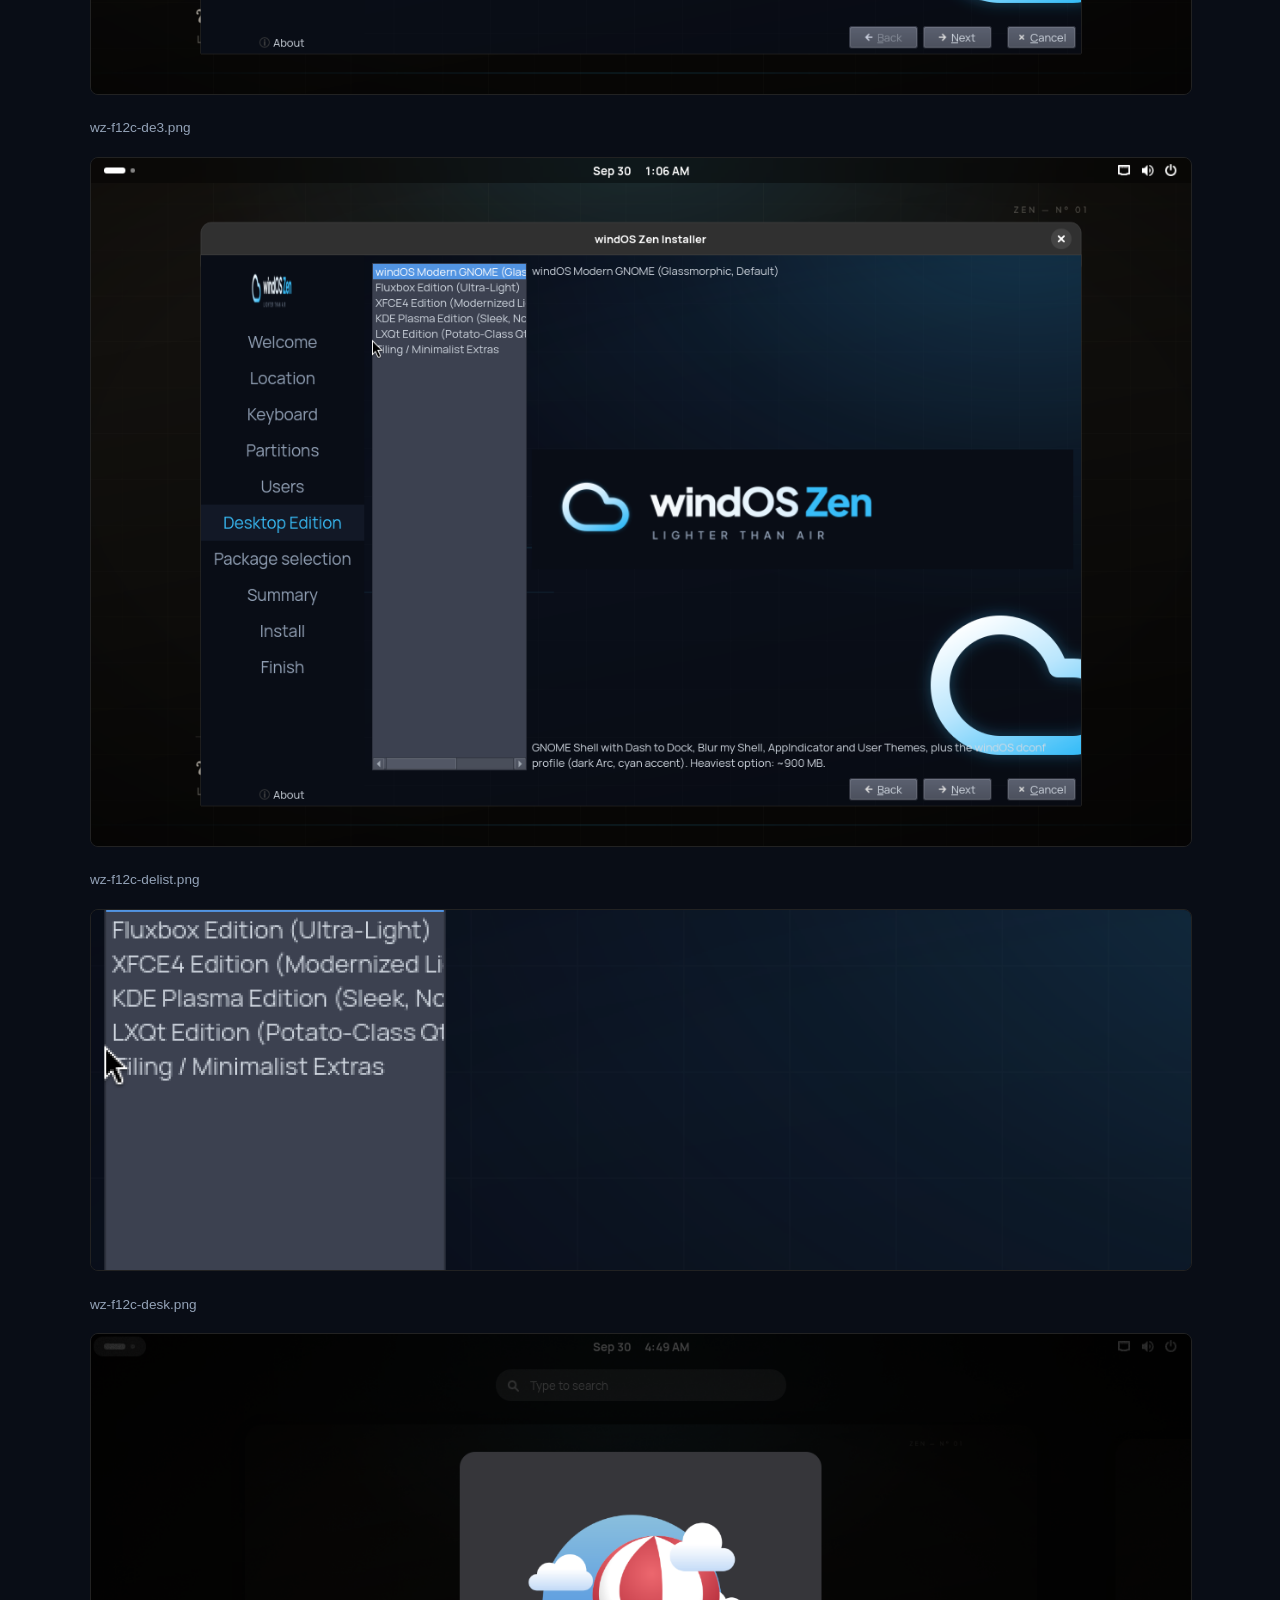
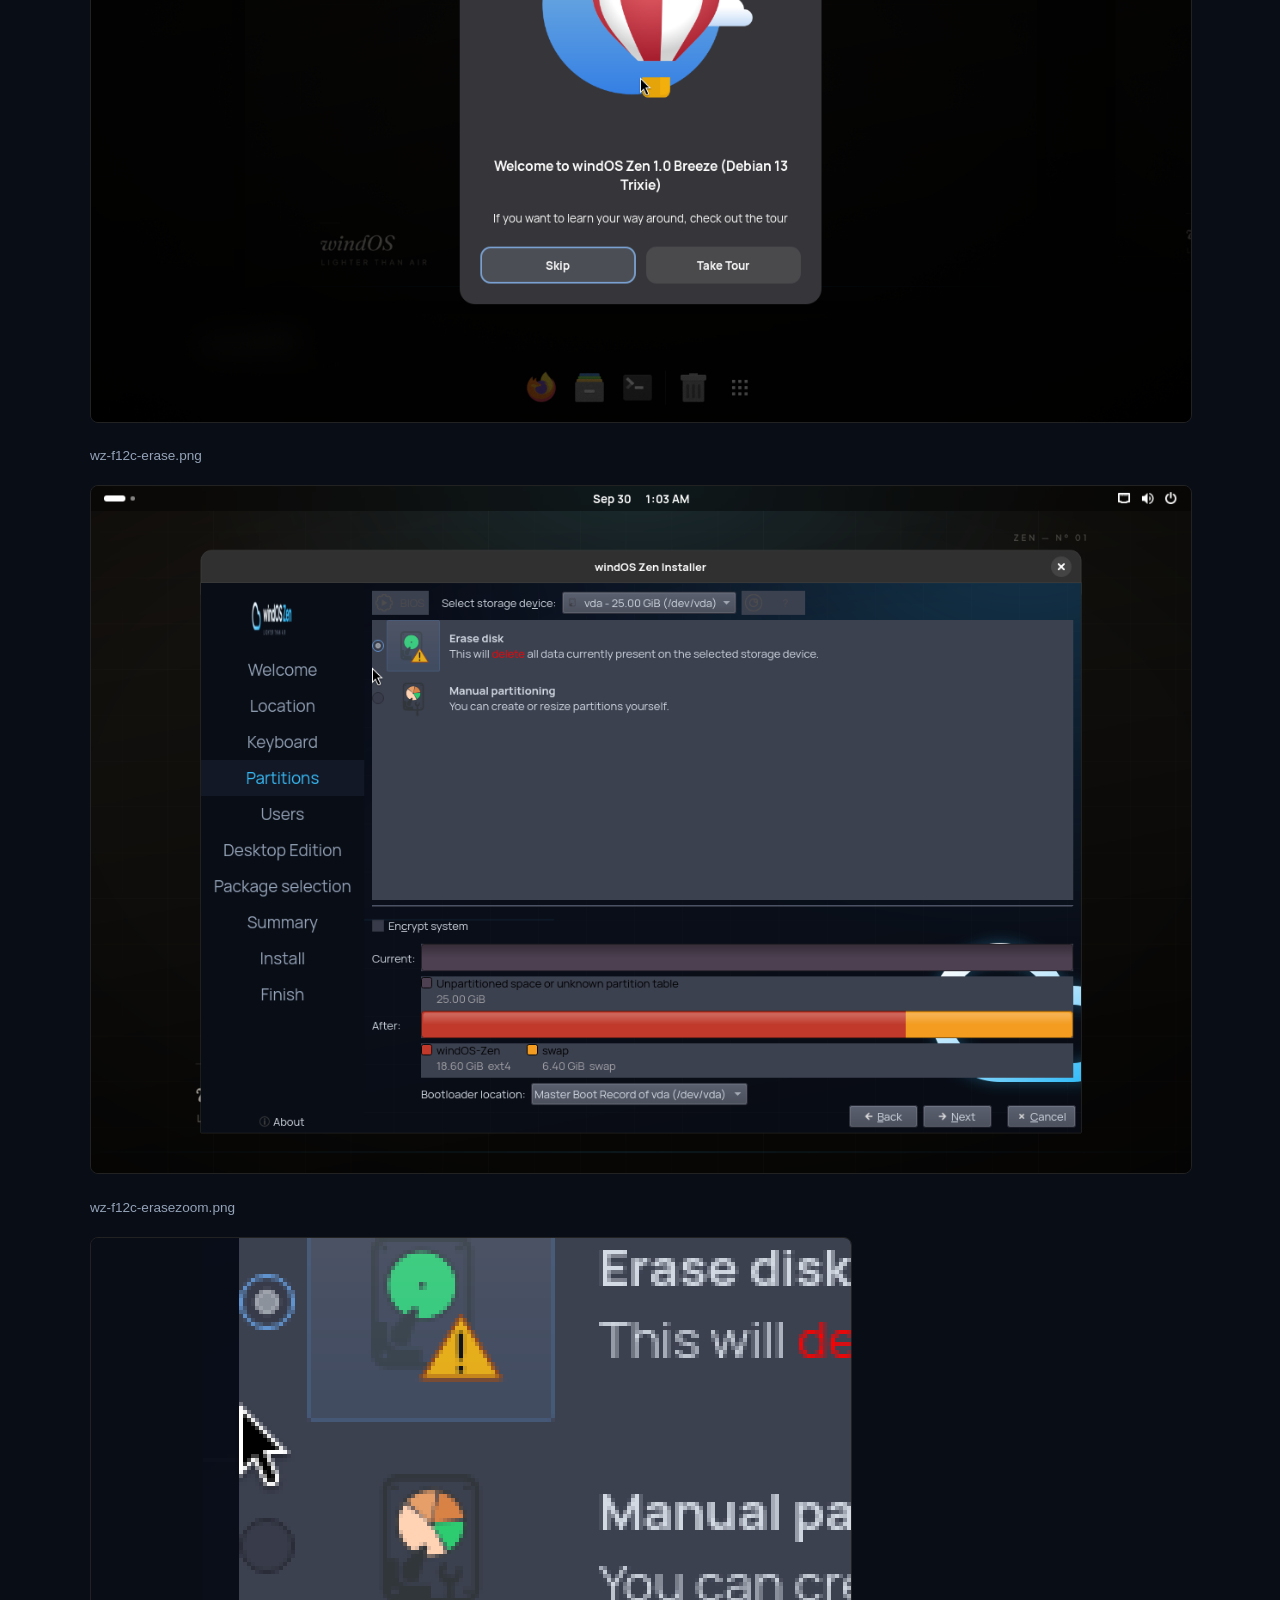
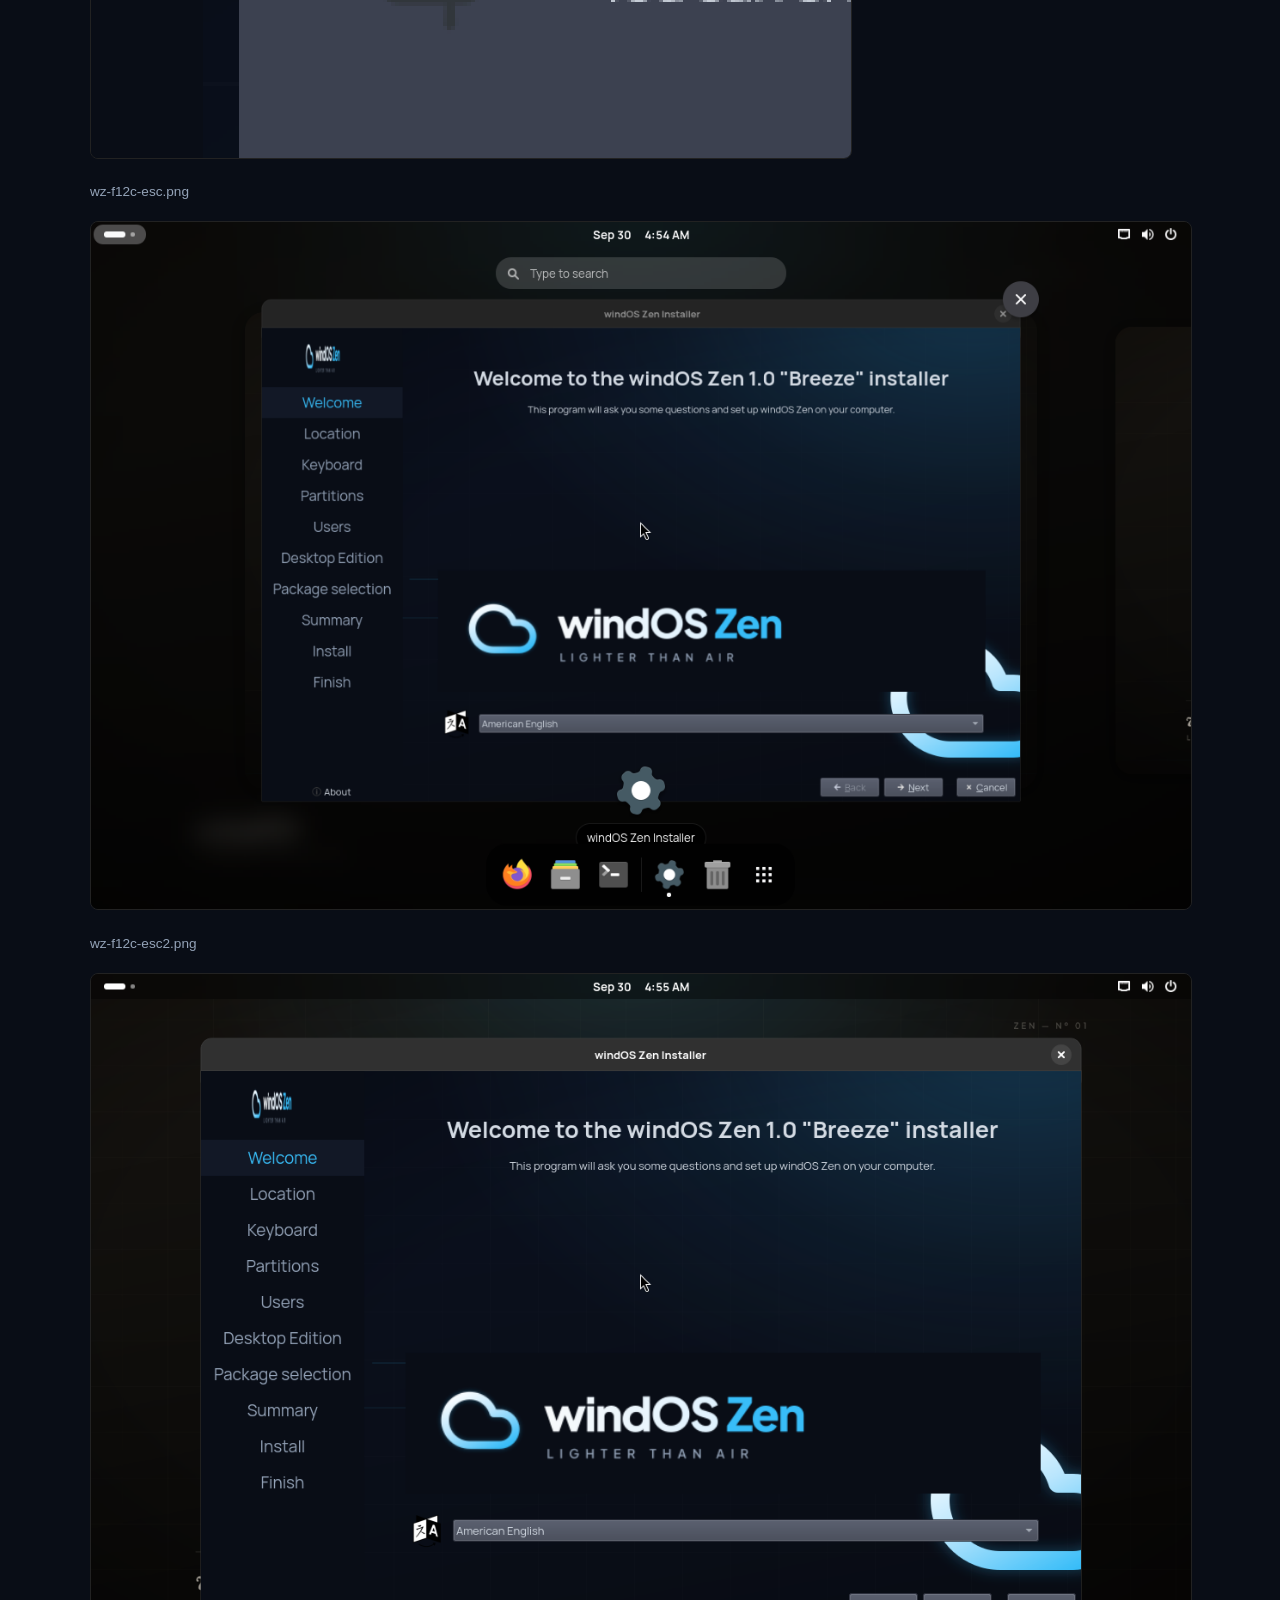
<file: verify-gallery.html>
<!DOCTYPE html><html><head><meta charset='UTF-8'><meta name='viewport' content='width=device-width,initial-scale=1'>
<title>Build 12 verification shots</title><style>body{background:#090d16;color:#f8fafc;font-family:sans-serif;max-width:1100px;margin:0 auto;padding:2rem}h2{color:#38bdf8;margin-top:2.5rem}img{max-width:100%;border-radius:8px;margin:.5rem 0;border:1px solid #222}p{color:#94a3b8;font-size:.85rem}</style></head><body>
<h1>Build 12 verification — 57 shots</h1>
<h2>Boot menu + splash (1)</h2>
<p>wz-f12-boot.png</p><img src='shots/wz-f12-boot.png' loading='lazy'>
<h2>Installer + DE picker (31)</h2>
<p>wz-f12-cal-nav1.png</p><img src='shots/wz-f12-cal-nav1.png' loading='lazy'>
<p>wz-f12-cal-nav2.png</p><img src='shots/wz-f12-cal-nav2.png' loading='lazy'>
<p>wz-f12-cal-nav3.png</p><img src='shots/wz-f12-cal-nav3.png' loading='lazy'>
<p>wz-f12-cal-search.png</p><img src='shots/wz-f12-cal-search.png' loading='lazy'>
<p>wz-f12-cal1.png</p><img src='shots/wz-f12-cal1.png' loading='lazy'>
<p>wz-f12-desktop.png</p><img src='shots/wz-f12-desktop.png' loading='lazy'>
<p>wz-f12b-cal1.png</p><img src='shots/wz-f12b-cal1.png' loading='lazy'>
<p>wz-f12b-cal2.png</p><img src='shots/wz-f12b-cal2.png' loading='lazy'>
<p>wz-f12b-cal3.png</p><img src='shots/wz-f12b-cal3.png' loading='lazy'>
<p>wz-f12b-desktop.png</p><img src='shots/wz-f12b-desktop.png' loading='lazy'>
<p>wz-f12c-cal.png</p><img src='shots/wz-f12c-cal.png' loading='lazy'>
<p>wz-f12c-cal2.png</p><img src='shots/wz-f12c-cal2.png' loading='lazy'>
<p>wz-f12c-de.png</p><img src='shots/wz-f12c-de.png' loading='lazy'>
<p>wz-f12c-de2.png</p><img src='shots/wz-f12c-de2.png' loading='lazy'>
<p>wz-f12c-de3.png</p><img src='shots/wz-f12c-de3.png' loading='lazy'>
<p>wz-f12c-delist.png</p><img src='shots/wz-f12c-delist.png' loading='lazy'>
<p>wz-f12c-desk.png</p><img src='shots/wz-f12c-desk.png' loading='lazy'>
<p>wz-f12c-erase.png</p><img src='shots/wz-f12c-erase.png' loading='lazy'>
<p>wz-f12c-erasezoom.png</p><img src='shots/wz-f12c-erasezoom.png' loading='lazy'>
<p>wz-f12c-esc.png</p><img src='shots/wz-f12c-esc.png' loading='lazy'>
<p>wz-f12c-esc2.png</p><img src='shots/wz-f12c-esc2.png' loading='lazy'>
<p>wz-f12c-loc.png</p><img src='shots/wz-f12c-loc.png' loading='lazy'>
<p>wz-f12c-n1.png</p><img src='shots/wz-f12c-n1.png' loading='lazy'>
<p>wz-f12c-n2.png</p><img src='shots/wz-f12c-n2.png' loading='lazy'>
<p>wz-f12c-n3.png</p><img src='shots/wz-f12c-n3.png' loading='lazy'>
<p>wz-f12c-n4.png</p><img src='shots/wz-f12c-n4.png' loading='lazy'>
<p>wz-f12c-n5.png</p><img src='shots/wz-f12c-n5.png' loading='lazy'>
<p>wz-f12c-part.png</p><img src='shots/wz-f12c-part.png' loading='lazy'>
<p>wz-f12c-part2.png</p><img src='shots/wz-f12c-part2.png' loading='lazy'>
<p>wz-f12c-users.png</p><img src='shots/wz-f12c-users.png' loading='lazy'>
<p>wz-f12c-users2.png</p><img src='shots/wz-f12c-users2.png' loading='lazy'>
<h2>Desktop + theming (25)</h2>
<p>wz-f12-mid.png</p><img src='shots/wz-f12-mid.png' loading='lazy'>
<p>wz-f12-search.png</p><img src='shots/wz-f12-search.png' loading='lazy'>
<p>wz-f12-super.png</p><img src='shots/wz-f12-super.png' loading='lazy'>
<p>wz-f12-term1.png</p><img src='shots/wz-f12-term1.png' loading='lazy'>
<p>wz-f12-term2.png</p><img src='shots/wz-f12-term2.png' loading='lazy'>
<p>wz-f12-term3.png</p><img src='shots/wz-f12-term3.png' loading='lazy'>
<p>wz-f12-term4.png</p><img src='shots/wz-f12-term4.png' loading='lazy'>
<p>wz-f12b-ov.png</p><img src='shots/wz-f12b-ov.png' loading='lazy'>
<p>wz-f12b-p1.png</p><img src='shots/wz-f12b-p1.png' loading='lazy'>
<p>wz-f12b-p10.png</p><img src='shots/wz-f12b-p10.png' loading='lazy'>
<p>wz-f12b-p10zoom.png</p><img src='shots/wz-f12b-p10zoom.png' loading='lazy'>
<p>wz-f12b-p2.png</p><img src='shots/wz-f12b-p2.png' loading='lazy'>
<p>wz-f12b-p3.png</p><img src='shots/wz-f12b-p3.png' loading='lazy'>
<p>wz-f12b-p4.png</p><img src='shots/wz-f12b-p4.png' loading='lazy'>
<p>wz-f12b-p5.png</p><img src='shots/wz-f12b-p5.png' loading='lazy'>
<p>wz-f12b-p6.png</p><img src='shots/wz-f12b-p6.png' loading='lazy'>
<p>wz-f12b-p7.png</p><img src='shots/wz-f12b-p7.png' loading='lazy'>
<p>wz-f12b-p8.png</p><img src='shots/wz-f12b-p8.png' loading='lazy'>
<p>wz-f12b-p9zoom.png</p><img src='shots/wz-f12b-p9zoom.png' loading='lazy'>
<p>wz-f12b-rundlg.png</p><img src='shots/wz-f12b-rundlg.png' loading='lazy'>
<p>wz-f12b-search.png</p><img src='shots/wz-f12b-search.png' loading='lazy'>
<p>wz-f12b-state.png</p><img src='shots/wz-f12b-state.png' loading='lazy'>
<p>wz-f12b-term.png</p><img src='shots/wz-f12b-term.png' loading='lazy'>
<p>wz-f12c-focus.png</p><img src='shots/wz-f12c-focus.png' loading='lazy'>
<p>wz-f12c-run.png</p><img src='shots/wz-f12c-run.png' loading='lazy'>
</body></html>
</file>
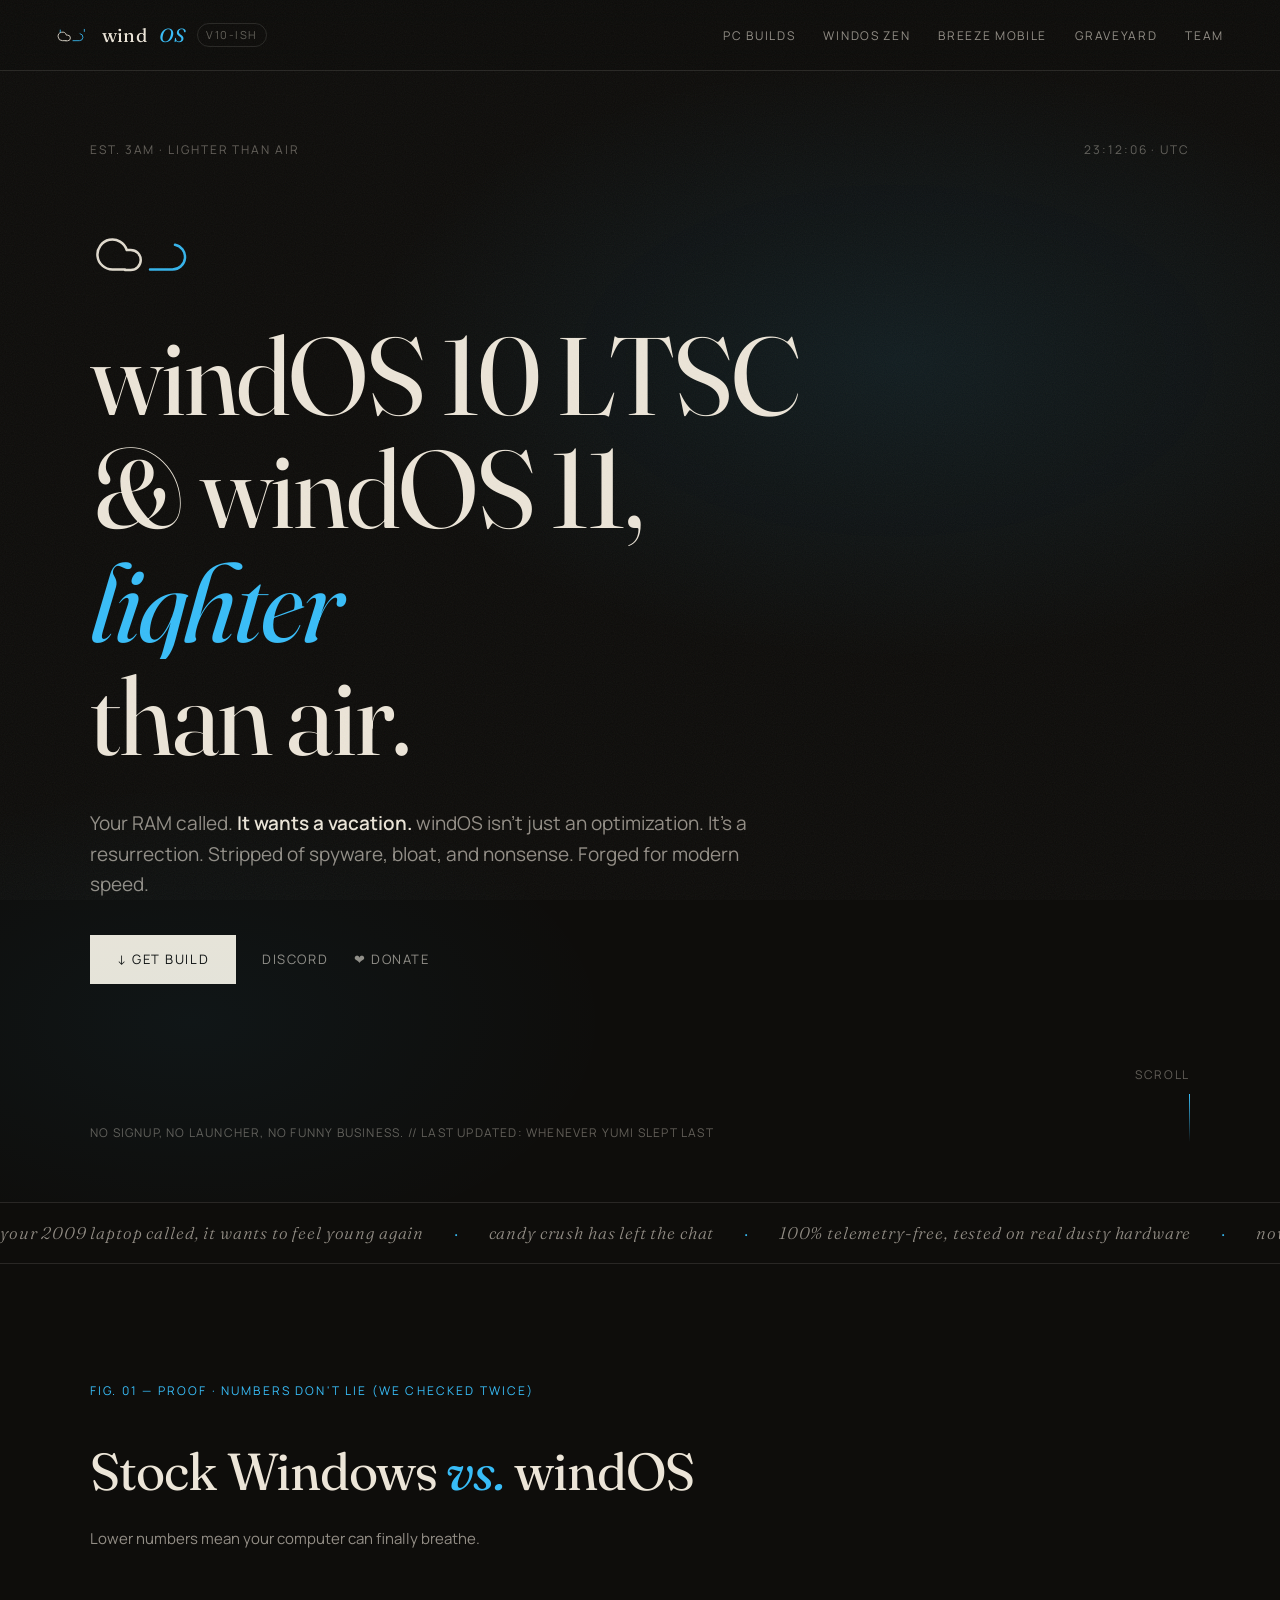
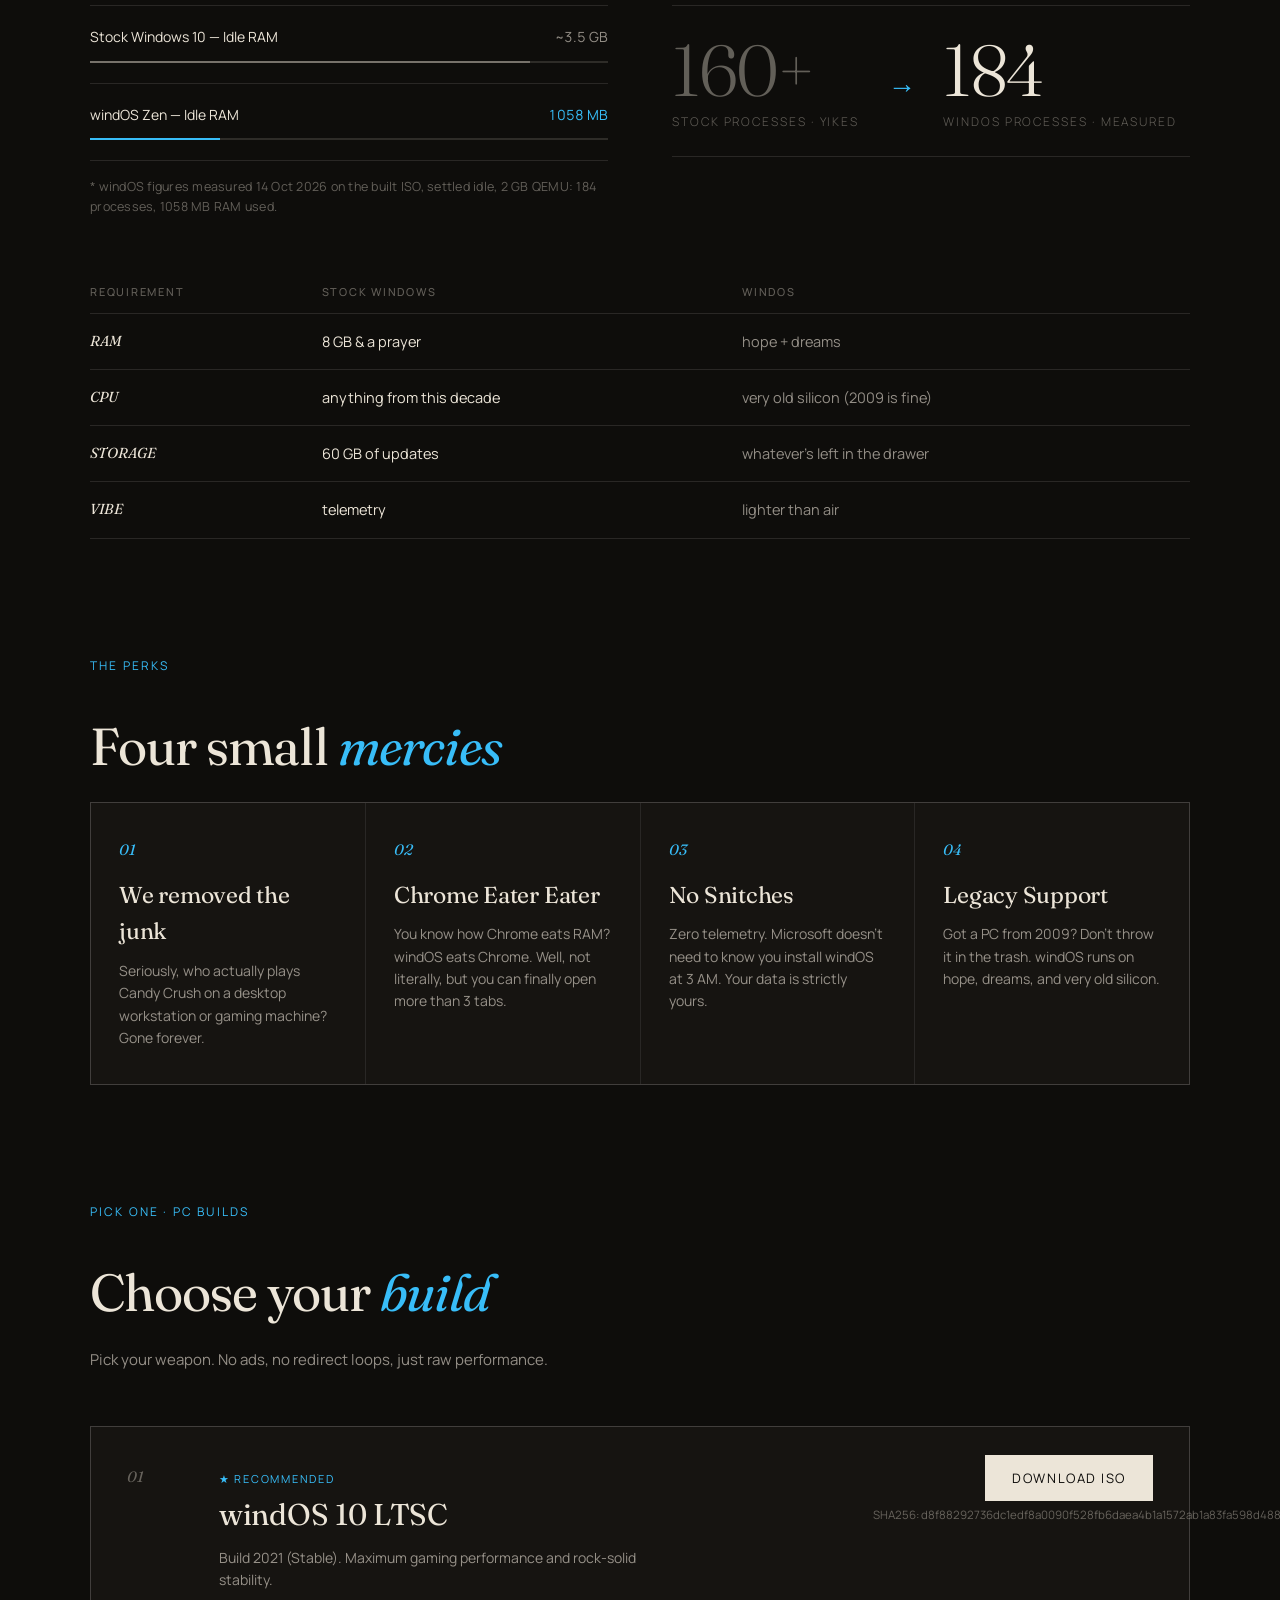
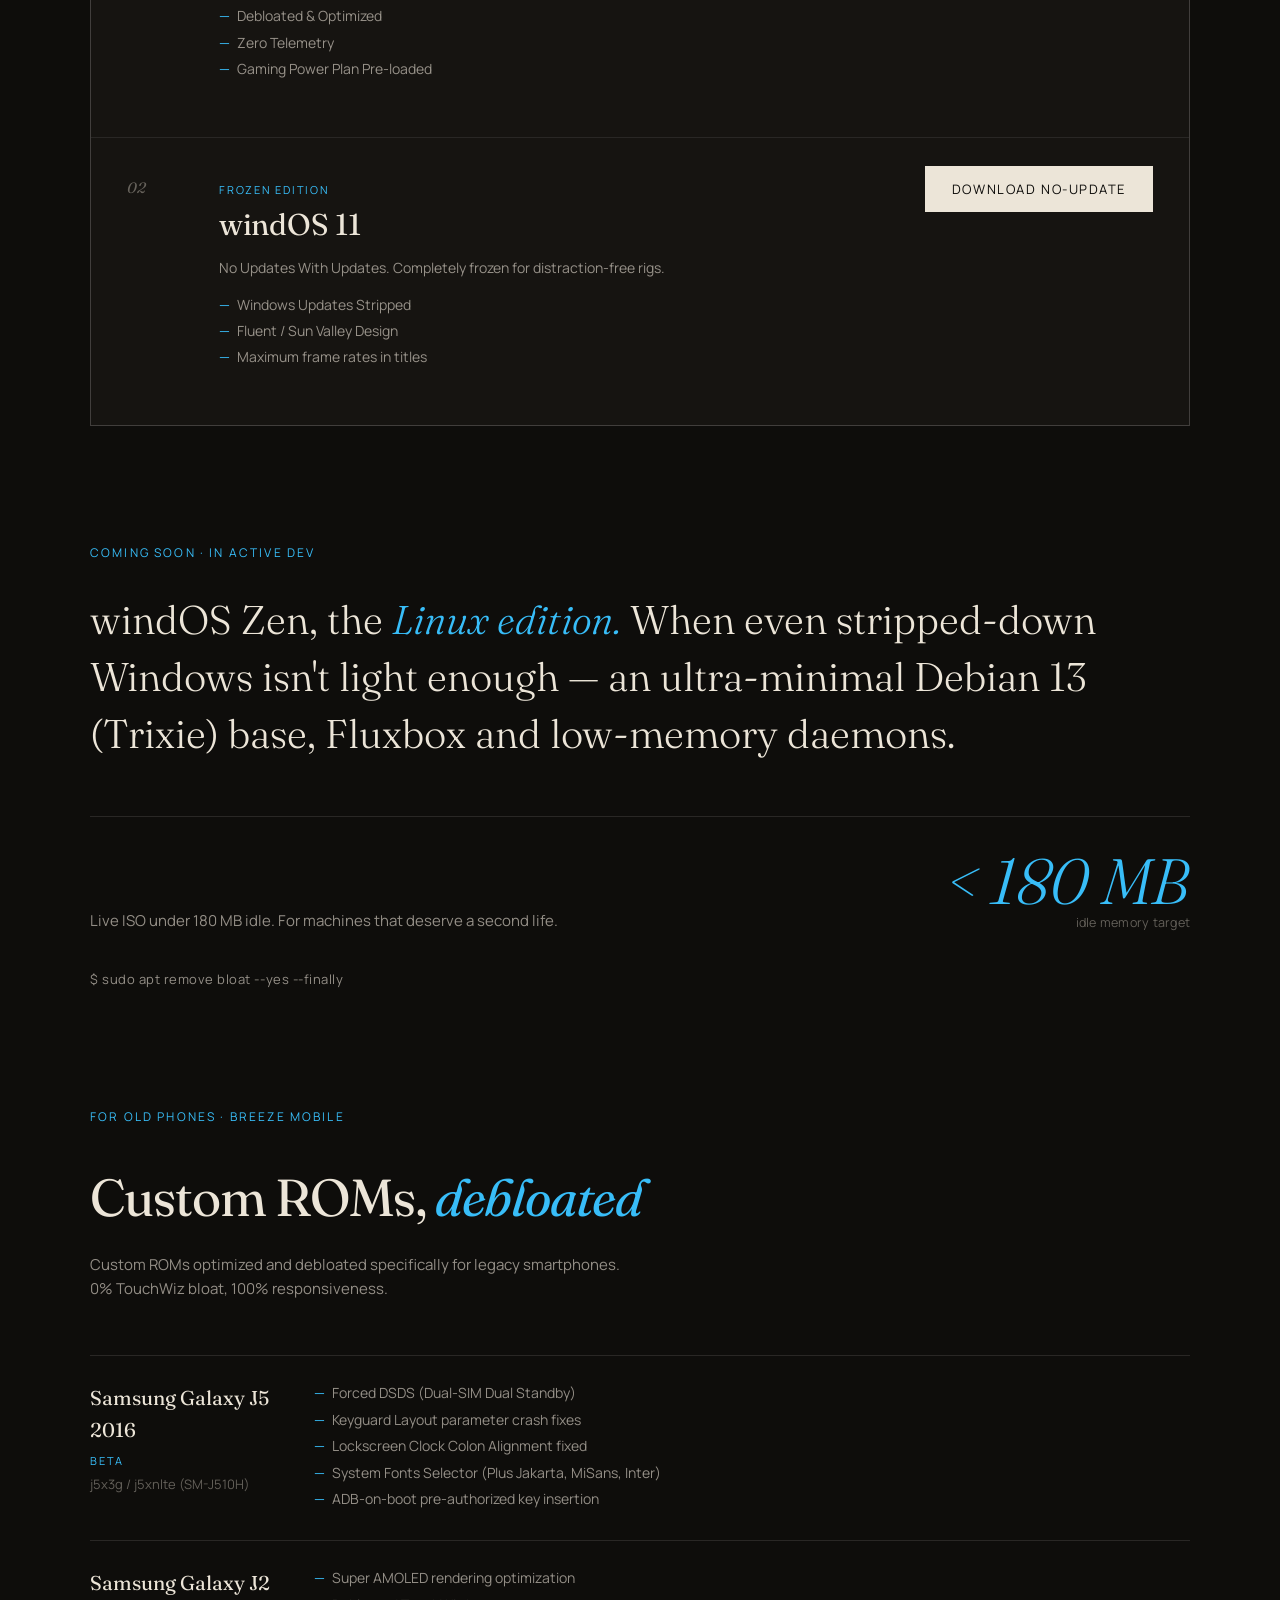
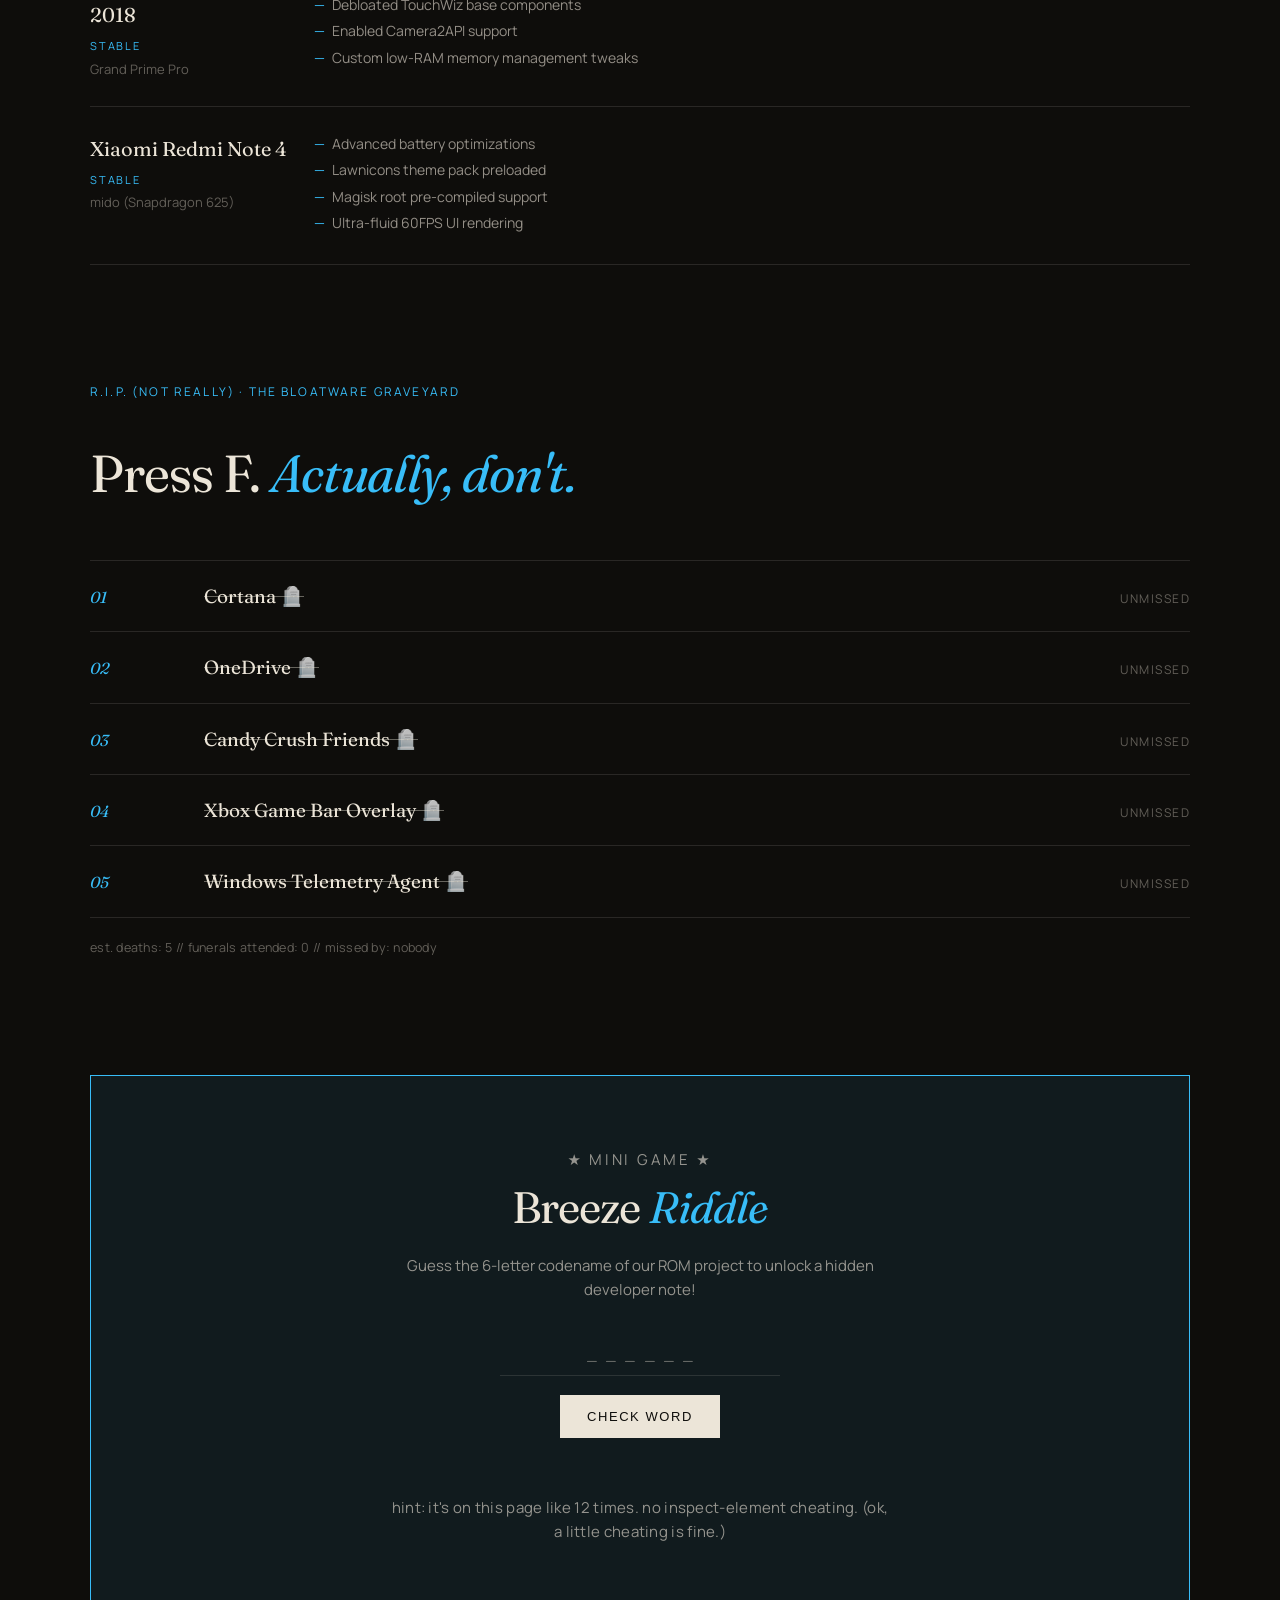
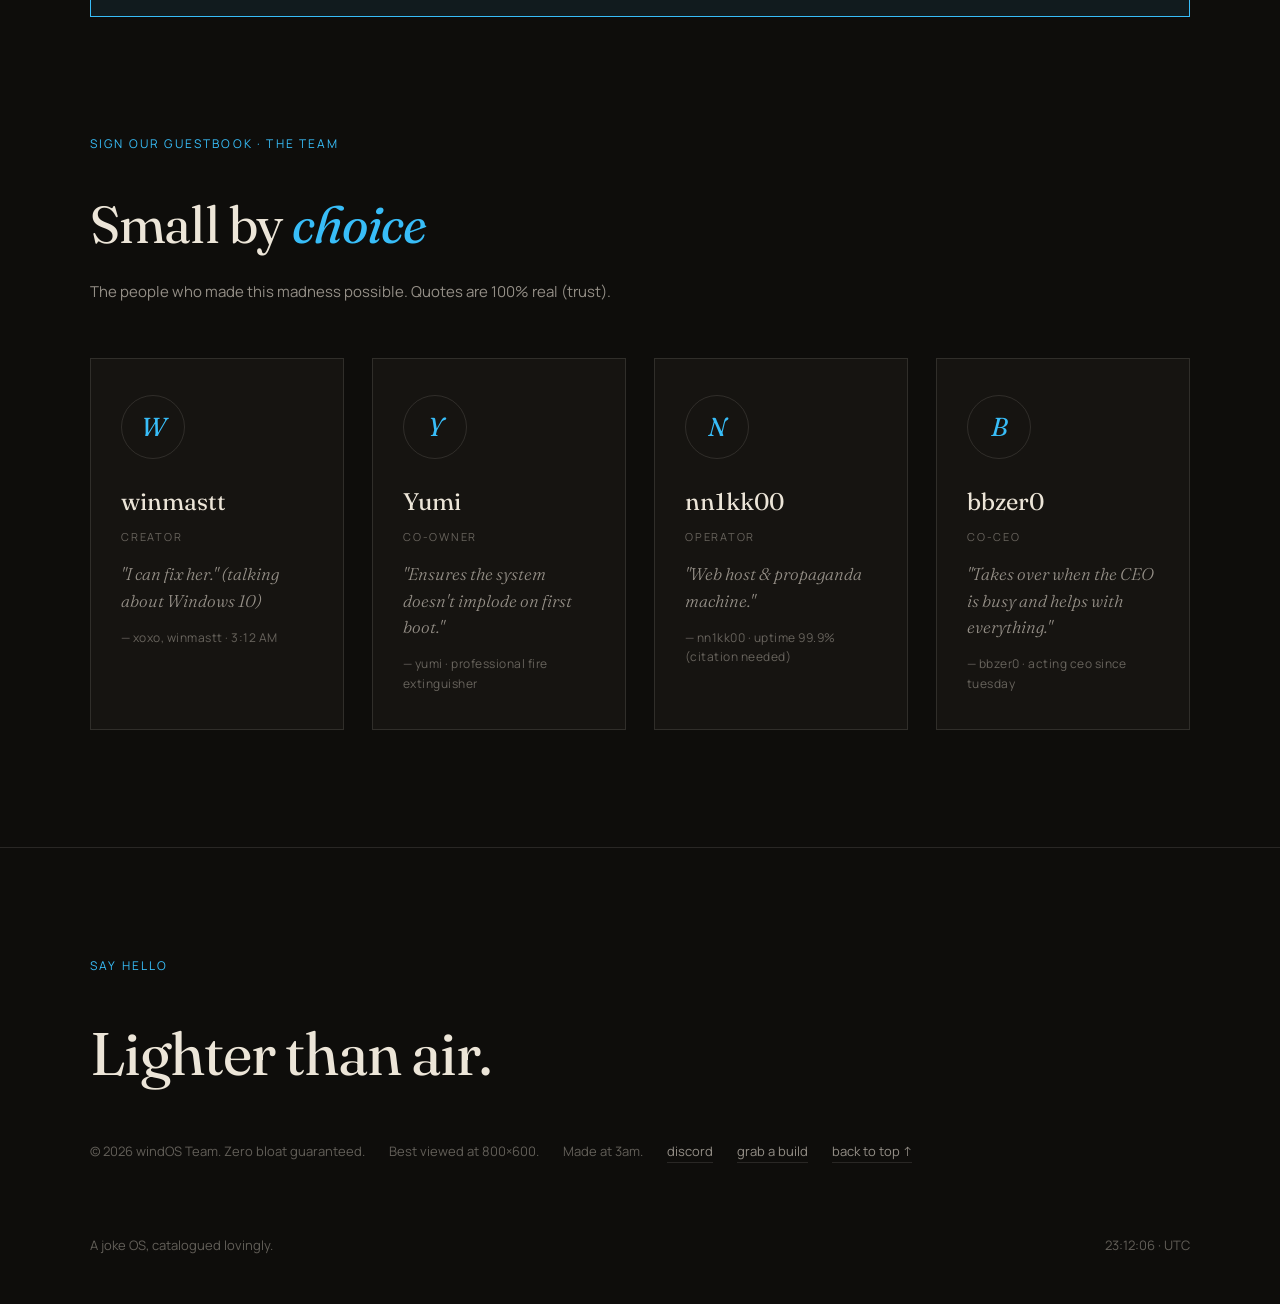
<file: site/index-atelier.html>
<!DOCTYPE html>
<html lang="en">
<head>
<meta charset="UTF-8">
<meta name="viewport" content="width=device-width, initial-scale=1.0">
<title>windOS - Lighter Than Air</title>
<link rel="icon" href="favicon.ico" sizes="16x16 32x32 48x48">
<link rel="apple-touch-icon" href="apple-touch-icon.png">
<link rel="preconnect" href="https://fonts.googleapis.com">
<link rel="preconnect" href="https://fonts.gstatic.com" crossorigin>
<link href="https://fonts.googleapis.com/css2?family=Fraunces:ital,opsz,wght@0,9..144,300;0,9..144,400;0,9..144,500;1,9..144,300;1,9..144,400&family=Manrope:wght@400;500;600&display=swap" rel="stylesheet">
<style>
:root{
  --bg:#0e0d0b;
  --ink:#ece5d8;
  --ink-dim:rgba(236,229,216,.6);
  --ink-faint:rgba(236,229,216,.38);
  --line:rgba(236,229,216,.12);
  --accent:#38bdf8;
  --accent-soft:rgba(56,189,248,.08);
  --card:#161411;
  --card-hover:#1c1915;
  --display:"Fraunces",Georgia,serif;
  --sans:"Manrope",system-ui,sans-serif;
  --mono:"Manrope",system-ui,sans-serif;
}
*{margin:0;padding:0;box-sizing:border-box}
html{scroll-behavior:smooth;scroll-padding-top:90px}
body{background:var(--bg);color:var(--ink);font-family:var(--sans);font-size:16px;line-height:1.6;-webkit-font-smoothing:antialiased;overflow-x:hidden}
::selection{background:var(--accent);color:var(--bg)}
.grain{position:fixed;inset:0;z-index:100;pointer-events:none;opacity:.05;background-image:url("data:image/svg+xml,%3Csvg xmlns='http://www.w3.org/2000/svg' width='200' height='200'%3E%3Cfilter id='n'%3E%3CfeTurbulence type='fractalNoise' baseFrequency='0.9' numOctaves='2'/%3E%3C/filter%3E%3Crect width='200' height='200' filter='url(%23n)'/%3E%3C/svg%3E")}
.wrap{width:min(1100px,88vw);margin:0 auto;min-width:0}
/* nav */
nav{position:fixed;top:0;left:0;right:0;z-index:50;display:flex;justify-content:space-between;align-items:center;padding:20px min(6vw,56px);background:rgba(14,13,11,.78);backdrop-filter:blur(12px);border-bottom:1px solid var(--line);gap:1rem}
.brand{display:flex;align-items:center;gap:12px;text-decoration:none;color:var(--ink);font-family:var(--display);font-size:19px;letter-spacing:.01em}
.brand svg{width:34px;height:22px;flex:none}
.brand em{color:var(--accent);font-style:italic}
.brand small{font-family:var(--sans);font-size:11px;letter-spacing:.14em;text-transform:uppercase;color:var(--ink-faint);border:1px solid var(--line);padding:2px 8px;border-radius:999px;white-space:nowrap}
.nav-links{display:flex;gap:28px;align-items:center;flex-wrap:wrap}
.nav-links a{color:var(--ink-dim);text-decoration:none;font-size:12px;letter-spacing:.14em;text-transform:uppercase;transition:color .3s}
.nav-links a:hover{color:var(--ink)}
@media(max-width:820px){.nav-links{display:none}}
/* hero */
.hero{min-height:100svh;display:flex;flex-direction:column;justify-content:center;position:relative;overflow:hidden;padding:140px 0 60px}
.hero::before{content:"";position:absolute;inset:0;background:radial-gradient(900px 500px at 70% 30%,rgba(56,189,248,.09),transparent 60%),radial-gradient(700px 400px at 15% 85%,rgba(56,189,248,.05),transparent 60%);pointer-events:none}
.hero-meta{display:flex;justify-content:space-between;gap:1rem;flex-wrap:wrap;font-size:12px;letter-spacing:.16em;text-transform:uppercase;color:var(--ink-faint);margin-bottom:7vh}
.hero-cloud{width:120px;height:auto;margin-bottom:34px;opacity:.95}
h1{font-family:var(--display);font-weight:400;font-size:clamp(46px,8.6vw,112px);line-height:1.03;letter-spacing:-.02em;max-width:12ch}
h1 em{font-style:italic;color:var(--accent)}
.mask{display:block;overflow:hidden}
.mask>span{display:block;transform:translateY(110%);animation:rise 1.2s cubic-bezier(.22,1,.36,1) forwards}
.mask:nth-child(2)>span{animation-delay:.15s}
@keyframes rise{to{transform:translateY(0)}}
.lede{margin-top:4vh;max-width:56ch;color:var(--ink-dim);font-size:clamp(16px,2vw,19px)}
.lede b{color:var(--ink);font-weight:600}
.hero-actions{display:flex;gap:26px;align-items:baseline;flex-wrap:wrap;margin-top:4vh}
.btn-solid{font-size:13px;letter-spacing:.12em;text-transform:uppercase;text-decoration:none;color:var(--bg);background:var(--ink);padding:13px 26px;border:1px solid var(--ink);transition:background .3s,color .3s,border-color .3s}
.btn-solid:hover{background:var(--accent);border-color:var(--accent)}
.btn-line{font-size:13px;letter-spacing:.12em;text-transform:uppercase;text-decoration:none;color:var(--ink-dim);padding-bottom:4px;background:linear-gradient(var(--accent),var(--accent)) no-repeat;background-size:0 1px;background-position:left 100%;transition:background-size .4s,color .3s}
.btn-line:hover{color:var(--ink);background-size:100% 1px}
.hero-foot{display:flex;justify-content:space-between;align-items:flex-end;gap:1rem;margin-top:9vh;font-size:13px;color:var(--ink-faint)}
.hero-foot .mono-note{font-size:12px;letter-spacing:.1em;text-transform:uppercase}
.scroll-hint{font-size:12px;letter-spacing:.14em;text-transform:uppercase;color:var(--ink-faint);text-align:right}
.scroll-hint::after{content:"";display:block;width:1px;height:48px;background:linear-gradient(var(--accent),transparent);margin-top:10px;margin-left:auto}
/* marquee */
.marquee{border-top:1px solid var(--line);border-bottom:1px solid var(--line);padding:16px 0;overflow:hidden;white-space:nowrap}
.marquee-track{display:inline-block;animation:scroll 30s linear infinite;font-family:var(--display);font-style:italic;font-weight:300;font-size:17px;letter-spacing:.05em;color:var(--ink-dim)}
.marquee-track i{color:var(--accent);font-style:normal;padding:0 26px}
@keyframes scroll{to{transform:translateX(-50%)}}
@media(prefers-reduced-motion:reduce){.marquee-track{animation:none}}
/* sections */
section{padding:13vh 0}
.eyebrow{font-size:12px;letter-spacing:.18em;text-transform:uppercase;color:var(--accent);margin-bottom:30px}
.section-head{font-family:var(--display);font-weight:400;font-size:clamp(32px,4.5vw,52px);letter-spacing:-.02em;margin-bottom:14px}
.section-head em{font-style:italic;color:var(--accent)}
.section-sub{color:var(--ink-dim);font-size:15px;max-width:60ch;margin-bottom:6vh}
.rule{border:none;border-top:1px solid var(--line)}
.fine{font-size:12.5px;color:var(--ink-faint);letter-spacing:.02em}
/* measure bars — thin editorial version */
.measure{display:grid;grid-template-columns:1fr 1fr;gap:0 64px}
@media(max-width:760px){.measure{grid-template-columns:1fr;gap:48px}}
.bar-row{padding:20px 0;border-bottom:1px solid var(--line)}
.bar-row:first-child{border-top:1px solid var(--line)}
.bar-label{display:flex;justify-content:space-between;gap:1rem;font-size:14px;margin-bottom:12px}
.bar-label .v{font-variant-numeric:tabular-nums;color:var(--ink-dim)}
.bar-label .v.hot{color:var(--accent)}
.bar-bg{height:2px;background:rgba(236,229,216,.14);position:relative}
.bar-fill{position:absolute;left:0;top:0;bottom:0;background:var(--ink-faint)}
.bar-fill.wind{background:var(--accent)}
.figures{display:flex;align-items:baseline;gap:28px;padding:28px 0;border-top:1px solid var(--line);border-bottom:1px solid var(--line)}
.figures .fig{font-family:var(--display);font-size:clamp(44px,6vw,72px);font-weight:300;line-height:1;letter-spacing:-.02em}
.figures .fig small{display:block;font-family:var(--sans);font-size:12px;letter-spacing:.16em;text-transform:uppercase;color:var(--ink-faint);margin-top:10px}
.figures .arrow{font-family:var(--display);font-style:italic;color:var(--accent);font-size:28px}
.figures .was{color:var(--ink-faint)}
/* ruled spec table */
.spec{width:100%;border-collapse:collapse;margin-top:6vh;font-size:14.5px}
.spec th{font-size:11px;letter-spacing:.16em;text-transform:uppercase;color:var(--ink-faint);font-weight:500;text-align:left;padding:12px 8px 12px 0;border-bottom:1px solid var(--line)}
.spec td{padding:16px 8px 16px 0;border-bottom:1px solid var(--line);vertical-align:top}
.spec td.k{font-family:var(--display);font-style:italic;color:var(--ink)}
.spec td:last-child{color:var(--ink-dim)}
/* perks — four quiet columns */
.perks{display:grid;grid-template-columns:repeat(auto-fit,minmax(230px,1fr));gap:1px;background:var(--line);border:1px solid var(--line)}
.perk{background:var(--card);padding:34px 28px;transition:background .5s}
.perk:hover{background:var(--card-hover)}
.perk .n{font-family:var(--display);font-style:italic;color:var(--accent);font-size:15px}
.perk h3{font-family:var(--display);font-weight:400;font-size:23px;margin:14px 0 10px;letter-spacing:-.01em}
.perk p{font-size:14px;color:var(--ink-dim)}
/* builds — ruled catalogue entries */
.entries{display:grid;gap:1px;background:var(--line);border:1px solid var(--line)}
.entry{background:var(--card);padding:38px 36px;transition:background .5s;display:grid;grid-template-columns:64px 1fr auto;gap:0 28px;align-items:start}
.entry:hover{background:var(--card-hover)}
.entry .num{font-family:var(--display);font-style:italic;color:var(--ink-faint);font-size:15px}
.entry h3{font-family:var(--display);font-weight:400;font-size:clamp(24px,3vw,30px);letter-spacing:-.01em;margin-bottom:6px}
.entry .tag{font-size:11px;letter-spacing:.16em;text-transform:uppercase;color:var(--accent)}
.entry .desc{font-size:14px;color:var(--ink-dim);max-width:52ch;margin:8px 0 14px}
.entry ul{list-style:none;font-size:14px;color:var(--ink-dim);margin-bottom:18px}
.entry ul li{padding-left:18px;position:relative;margin-bottom:4px}
.entry ul li::before{content:"—";position:absolute;left:0;color:var(--accent)}
.entry .cta{text-align:right;white-space:nowrap}
.entry .sha{font-size:11.5px;color:var(--ink-faint);word-break:break-all;margin-top:14px;max-width:280px;margin-left:auto;line-height:1.7}
@media(max-width:640px){.entry{grid-template-columns:1fr;gap:10px}.entry .cta{text-align:left}.entry .sha{margin-left:0;max-width:100%}}
/* zen manifesto */
.manifesto p.big{font-family:var(--display);font-weight:300;font-size:clamp(24px,3.4vw,40px);line-height:1.42;max-width:46ch}
.manifesto p.big em{color:var(--accent)}
.manifesto .zen-row{display:flex;justify-content:space-between;align-items:flex-end;gap:2rem;flex-wrap:wrap;margin-top:6vh;padding-top:32px;border-top:1px solid var(--line)}
.zen-fig{font-family:var(--display);font-style:italic;font-weight:300;font-size:clamp(40px,6vw,64px);color:var(--accent);line-height:1}
.cmd{font-size:13px;color:var(--ink-dim);letter-spacing:.04em;margin-top:4vh}
/* mobile ROMs — ledger rows */
.rom{display:grid;grid-template-columns:200px 1fr;gap:24px;padding:26px 0;border-bottom:1px solid var(--line);font-size:15px}
.rom:first-of-type{border-top:1px solid var(--line)}
.rom .name{font-family:var(--display);font-size:20px}
.rom .name span{display:block;font-family:var(--sans);font-size:11px;letter-spacing:.16em;text-transform:uppercase;color:var(--accent);margin-top:6px}
.rom .codename{font-size:13px;color:var(--ink-faint);margin-top:4px}
.rom ul{list-style:none;font-size:14px;color:var(--ink-dim)}
.rom ul li{padding-left:18px;position:relative;margin-bottom:4px}
.rom ul li::before{content:"—";position:absolute;left:0;color:var(--accent)}
@media(max-width:640px){.rom{grid-template-columns:1fr;gap:8px}}
/* graveyard */
.grave-row{display:grid;grid-template-columns:90px 1fr auto;gap:24px;padding:20px 0;border-bottom:1px solid var(--line);align-items:baseline}
.grave-row:first-of-type{border-top:1px solid var(--line)}
.grave-row .y{font-family:var(--display);font-style:italic;color:var(--accent)}
.grave-row .a{font-family:var(--display);font-size:19px;text-decoration:line-through;text-decoration-thickness:1px;text-decoration-color:rgba(236,229,216,.4)}
.grave-row .n{font-size:12px;letter-spacing:.12em;text-transform:uppercase;color:var(--ink-faint);text-align:right}
@media(max-width:640px){.grave-row{grid-template-columns:1fr;gap:2px}.grave-row .n{text-align:left}}
/* riddle */
.riddle{border:1px solid var(--accent);background:var(--accent-soft);padding:clamp(40px,6vw,72px);text-align:center}
.riddle h2{font-family:var(--display);font-weight:400;font-size:clamp(28px,4vw,44px);letter-spacing:-.02em;margin-bottom:12px}
.riddle h2 em{font-style:italic;color:var(--accent)}
.riddle p{font-size:15px;color:var(--ink-dim);max-width:56ch;margin:0 auto}
.riddle-input{background:transparent;border:none;border-bottom:1px solid var(--line);color:var(--ink);padding:.7rem 1rem;font-size:1.3rem;letter-spacing:.45em;text-transform:uppercase;text-align:center;margin:1.6rem 0 1.2rem;width:min(280px,80vw);outline:none;font-family:var(--display);text-indent:.45em}
.riddle-input:focus{border-bottom-color:var(--accent)}
.riddle-input::placeholder{color:var(--ink-faint)}
#riddleFeedback{min-height:1.5em;font-size:15px}
/* team */
.team{display:grid;grid-template-columns:repeat(auto-fit,minmax(240px,1fr));gap:28px}
.member{border:1px solid var(--line);background:var(--card);padding:36px 30px;transition:background .5s}
.member:hover{background:var(--card-hover)}
.mono-init{width:64px;height:64px;border:1px solid var(--line);display:grid;place-items:center;font-family:var(--display);font-style:italic;font-size:26px;color:var(--accent);margin-bottom:24px;border-radius:50%}
.member h3{font-family:var(--display);font-weight:400;font-size:24px}
.member .role{font-size:11px;letter-spacing:.16em;text-transform:uppercase;color:var(--ink-faint);margin:6px 0 16px}
.member .bio{font-family:var(--display);font-style:italic;font-weight:300;font-size:17px;color:var(--ink-dim);line-height:1.55}
.member .sig{font-size:12px;color:var(--ink-faint);margin-top:14px;letter-spacing:.04em}
/* footer */
footer{border-top:1px solid var(--line);padding:12vh 0 48px}
.big-link{font-family:var(--display);font-size:clamp(30px,6vw,60px);letter-spacing:-.02em;text-decoration:none;color:var(--ink);background:linear-gradient(var(--accent),var(--accent)) no-repeat;background-size:0 2px;background-position:left 100%;transition:background-size .5s cubic-bezier(.22,1,.36,1),color .3s;display:inline-block;padding-bottom:4px}
.big-link:hover{color:var(--accent);background-size:100% 2px}
.foot-meta{display:flex;gap:1.5rem;flex-wrap:wrap;margin-top:4vh;font-size:13px;color:var(--ink-faint)}
.foot-meta a{color:var(--ink-dim);text-decoration:none;border-bottom:1px solid var(--line)}
.foot-meta a:hover{color:var(--ink)}
.foot-row{display:flex;justify-content:space-between;gap:1rem;flex-wrap:wrap;align-items:flex-end;margin-top:8vh;font-size:13px;color:var(--ink-faint)}
.reveal{opacity:0;transform:translateY(28px);transition:opacity .9s,transform .9s cubic-bezier(.22,1,.36,1)}
.reveal.in{opacity:1;transform:none}
img{max-width:100%}
@media(prefers-reduced-motion:reduce){*,*::before,*::after{animation-duration:.01ms!important;transition-duration:.01ms!important}html{scroll-behavior:auto}.mask>span{transform:none}.reveal{opacity:1;transform:none}}
</style>
</head>
<body>
<!--
  ╔══════════════════════════════════════════════╗
  ║  hi. winmastt was here.                      ║
  ║  if you're reading this: the cloud is       ║
  ║  just an SVG. there is no cloud.            ║
  ║  touch grass, then install windOS.          ║
  ╚══════════════════════════════════════════════╝
  p.s. the riddle answer is NOT password123. stop guessing that.
-->
<div class="grain" aria-hidden="true"></div>

<nav>
  <a class="brand" href="#top" aria-label="windOS home">
    <svg viewBox="0 0 48 22" fill="none" stroke="#ece5d8" stroke-width="1.2" stroke-linecap="round" stroke-linejoin="round" aria-hidden="true"><path d="M14 19H9a6 6 0 1 1 5.7-7.8h1.6a4 4 0 1 1 0 8H14"/><path d="M24 19h9a5 5 0 0 0 1-9.9" stroke="#38bdf8"/><line x1="6" y1="4" x2="6" y2="7" stroke="#38bdf8"/><line x1="40" y1="3" x2="40" y2="6" stroke="#38bdf8"/></svg>
    wind<em>OS</em> <small>v10-ish</small>
  </a>
  <div class="nav-links">
    <a href="#builds">PC Builds</a>
    <a href="#zen">windOS Zen</a>
    <a href="#mobile">Breeze Mobile</a>
    <a href="#graveyard">Graveyard</a>
    <a href="#team">Team</a>
  </div>
</nav>

<header class="hero" id="top">
  <div class="wrap">
    <div class="hero-meta"><span>Est. 3AM · Lighter Than Air</span><span class="tz" data-clock></span></div>
    <svg class="hero-cloud" viewBox="0 0 48 22" fill="none" stroke="#ece5d8" stroke-width="1" stroke-linecap="round" stroke-linejoin="round" aria-hidden="true"><path d="M14 19H9a6 6 0 1 1 5.7-7.8h1.6a4 4 0 1 1 0 8H14"/><path d="M24 19h9a5 5 0 0 0 1-9.9" stroke="#38bdf8"/></svg>
    <h1 id="heroTitle">
      <span class="mask"><span>windOS 10 LTSC</span></span>
      <span class="mask"><span>&amp; windOS 11, <em>lighter</em></span></span>
      <span class="mask"><span>than air.</span></span>
    </h1>
    <p class="lede">Your RAM called. <b>It wants a vacation.</b> windOS isn't just an optimization. It's a resurrection. Stripped of spyware, bloat, and nonsense. Forged for modern speed.</p>
    <div class="hero-actions">
      <a href="#builds" class="btn-solid">↓ Get Build</a>
      <a href="https://discord.gg/" target="_blank" class="btn-line">Discord</a>
      <a href="#" class="btn-line">❤️ Donate</a>
    </div>
    <div class="hero-foot">
      <span class="mono-note">No signup, no launcher, no funny business. // Last updated: whenever yumi slept last</span>
      <span class="scroll-hint">Scroll</span>
    </div>
  </div>
</header>

<div class="marquee" aria-hidden="true">
  <div class="marquee-track">your 2009 laptop called, it wants to feel young again <i>·</i> candy crush has left the chat <i>·</i> 100% telemetry-free, tested on real dusty hardware <i>·</i> now with 184 processes on 1058 MB, measured <i>·</i> your 2009 laptop called, it wants to feel young again <i>·</i> candy crush has left the chat <i>·</i> 100% telemetry-free, tested on real dusty hardware <i>·</i> now with 184 processes on 1058 MB, measured <i>·</i></div>
</div>

<main>
<section>
  <div class="wrap">
    <p class="eyebrow reveal">Fig. 01 — Proof · Numbers don't lie (we checked twice)</p>
    <h2 class="section-head reveal">Stock Windows <em>vs.</em> windOS</h2>
    <p class="section-sub reveal">Lower numbers mean your computer can finally breathe.</p>
    <div class="measure">
      <div class="reveal">
        <div class="bar-row">
          <div class="bar-label"><span>Stock Windows 10 — Idle RAM</span><span class="v">~3.5 GB</span></div>
          <div class="bar-bg"><div class="bar-fill" style="width:85%"></div></div>
        </div>
        <div class="bar-row">
          <div class="bar-label"><span>windOS Zen — Idle RAM</span><span class="v hot">1058 MB</span></div>
          <div class="bar-bg"><div class="bar-fill wind" style="width:25%"></div></div>
        </div>
        <p class="fine" style="margin-top:16px">* windOS figures measured 14 Oct 2026 on the built ISO, settled idle, 2 GB QEMU: 184 processes, 1058 MB RAM used.</p>
      </div>
      <div class="reveal">
        <div class="figures">
          <div class="fig was">160+<small>Stock processes · yikes</small></div>
          <span class="arrow">→</span>
          <div class="fig">184<small>windOS processes · measured</small></div>
        </div>
      </div>
    </div>
    <table class="specs spec reveal">
      <tr><th>Requirement</th><th>Stock Windows</th><th>windOS</th></tr>
      <tr><td class="k">RAM</td><td>8 GB &amp; a prayer</td><td>hope + dreams</td></tr>
      <tr><td class="k">CPU</td><td>anything from this decade</td><td>very old silicon (2009 is fine)</td></tr>
      <tr><td class="k">STORAGE</td><td>60 GB of updates</td><td>whatever's left in the drawer</td></tr>
      <tr><td class="k">VIBE</td><td>telemetry</td><td>lighter than air</td></tr>
    </table>
  </div>
</section>

<section style="padding-top:0">
  <div class="wrap">
    <p class="eyebrow reveal">The Perks</p>
    <h2 class="section-head reveal">Four small <em>mercies</em></h2>
    <div class="perks reveal">
      <div class="perk"><span class="n">01</span><h3>We removed the junk</h3><p>Seriously, who actually plays Candy Crush on a desktop workstation or gaming machine? Gone forever.</p></div>
      <div class="perk"><span class="n">02</span><h3>Chrome Eater Eater</h3><p>You know how Chrome eats RAM? windOS eats Chrome. Well, not literally, but you can finally open more than 3 tabs.</p></div>
      <div class="perk"><span class="n">03</span><h3>No Snitches</h3><p>Zero telemetry. Microsoft doesn't need to know you install windOS at 3 AM. Your data is strictly yours.</p></div>
      <div class="perk"><span class="n">04</span><h3>Legacy Support</h3><p>Got a PC from 2009? Don't throw it in the trash. windOS runs on hope, dreams, and very old silicon.</p></div>
    </div>
  </div>
</section>

<section id="builds" style="padding-top:0">
  <div class="wrap">
    <p class="eyebrow reveal">Pick one · PC Builds</p>
    <h2 class="section-head reveal">Choose your <em>build</em></h2>
    <p class="section-sub reveal">Pick your weapon. No ads, no redirect loops, just raw performance.</p>
    <div class="entries reveal">
      <div class="entry"><span class="num">01</span>
        <div><span class="tag">★ Recommended</span><h3>windOS 10 LTSC</h3>
        <p class="desc">Build 2021 (Stable). Maximum gaming performance and rock-solid stability.</p>
        <ul><li>Debloated &amp; Optimized</li><li>Zero Telemetry</li><li>Gaming Power Plan Pre-loaded</li></ul></div>
        <div class="cta"><a href="#" class="btn-solid">Download ISO</a>
        <p class="sha">SHA256: d8f88292736dc1edf8a0090f528fb6daea4b1a1572ab1a83fa598d4883c73d4e</p></div>
      </div>
      <div class="entry"><span class="num">02</span>
        <div><span class="tag">Frozen edition</span><h3>windOS 11</h3>
        <p class="desc">No Updates With Updates. Completely frozen for distraction-free rigs.</p>
        <ul><li>Windows Updates Stripped</li><li>Fluent / Sun Valley Design</li><li>Maximum frame rates in titles</li></ul></div>
        <!-- todo: bbzer0, put the real link here this time. NOT the rickroll. again. -->
        <div class="cta"><a href="#" class="btn-solid">Download No-Update</a></div>
      </div>
    </div>
  </div>
</section>

<section id="zen" class="manifesto" style="padding-top:0">
  <div class="wrap">
    <p class="eyebrow reveal">Coming soon · In active dev</p>
    <p class="big reveal">windOS Zen, the <em>Linux edition.</em> When even stripped-down Windows isn't light enough — an ultra-minimal Debian 13 (Trixie) base, Fluxbox and low-memory daemons.</p>
    <div class="zen-row reveal">
      <p class="section-sub" style="margin:0">Live ISO under 180&nbsp;MB idle. For machines that deserve a second life.</p>
      <div style="text-align:right"><div class="zen-fig">&lt; 180 MB</div><p class="fine">idle memory target</p></div>
    </div>
    <p class="cmd reveal">$ sudo apt remove bloat --yes --finally</p>
  </div>
</section>

<section id="mobile" style="padding-top:0">
  <div class="wrap">
    <p class="eyebrow reveal">For old phones · Breeze Mobile</p>
    <h2 class="section-head reveal">Custom ROMs, <em>debloat­ed</em></h2>
    <p class="section-sub reveal">Custom ROMs optimized and debloated specifically for legacy smartphones. 0% TouchWiz bloat, 100% responsiveness.</p>
    <div class="reveal">
      <div class="rom"><div><div class="name">Samsung Galaxy J5 2016<span>Beta</span></div><div class="codename">j5x3g / j5xnlte (SM-J510H)</div></div>
        <ul><li>Forced DSDS (Dual-SIM Dual Standby)</li><li>Keyguard Layout parameter crash fixes</li><li>Lockscreen Clock Colon Alignment fixed</li><li>System Fonts Selector (Plus Jakarta, MiSans, Inter)</li><li>ADB-on-boot pre-authorized key insertion</li></ul></div>
      <div class="rom"><div><div class="name">Samsung Galaxy J2 2018<span>Stable</span></div><div class="codename">Grand Prime Pro</div></div>
        <ul><li>Super AMOLED rendering optimization</li><li>Debloated TouchWiz base components</li><li>Enabled Camera2API support</li><li>Custom low-RAM memory management tweaks</li></ul></div>
      <div class="rom"><div><div class="name">Xiaomi Redmi Note 4<span>Stable</span></div><div class="codename">mido (Snapdragon 625)</div></div>
        <ul><li>Advanced battery optimizations</li><li>Lawnicons theme pack preloaded</li><li>Magisk root pre-compiled support</li><li>Ultra-fluid 60FPS UI rendering</li></ul></div>
    </div>
  </div>
</section>

<section id="graveyard" style="padding-top:0">
  <div class="wrap">
    <p class="eyebrow reveal">R.I.P. (not really) · The Bloatware Graveyard</p>
    <h2 class="section-head reveal">Press F. <em>Actually, don't.</em></h2>
    <div class="reveal" style="margin-top:5vh">
      <div class="grave-row"><span class="y">01</span><span class="a">Cortana 🪦</span><span class="n">Unmissed</span></div>
      <div class="grave-row"><span class="y">02</span><span class="a">OneDrive 🪦</span><span class="n">Unmissed</span></div>
      <div class="grave-row"><span class="y">03</span><span class="a">Candy Crush Friends 🪦</span><span class="n">Unmissed</span></div>
      <div class="grave-row"><span class="y">04</span><span class="a">Xbox Game Bar Overlay 🪦</span><span class="n">Unmissed</span></div>
      <div class="grave-row"><span class="y">05</span><span class="a">Windows Telemetry Agent 🪦</span><span class="n">Unmissed</span></div>
    </div>
    <p class="fine reveal" style="margin-top:20px">est. deaths: 5 // funerals attended: 0 // missed by: nobody</p>
  </div>
</section>

<section id="riddle" style="padding-top:0">
  <div class="wrap">
    <div class="riddle reveal">
      <p class="eyebrow">★ Mini game ★</p>
      <h2>Breeze <em>Riddle</em></h2>
      <p>Guess the 6-letter codename of our ROM project to unlock a hidden developer note!</p>
      <div><input type="text" id="riddleInput" class="riddle-input" maxlength="6" placeholder="______" aria-label="Riddle answer"></div>
      <div><button class="btn-solid" onclick="checkRiddle()" style="cursor:pointer">Check Word</button></div>
      <div id="riddleFeedback" style="margin-top: 1.2rem; font-weight: 600;"></div>
      <p class="fine" style="margin-top:1rem">hint: it's on this page like 12 times. no inspect-element cheating. (ok, a little cheating is fine.)</p>
    </div>
  </div>
</section>

<section id="team" style="padding-top:0">
  <div class="wrap">
    <p class="eyebrow reveal">Sign our guestbook · The Team</p>
    <h2 class="section-head reveal">Small by <em>choice</em></h2>
    <p class="section-sub reveal">The people who made this madness possible. Quotes are 100% real (trust).</p>
    <div class="team reveal">
      <div class="member"><div class="mono-init">W</div><h3>winmastt</h3><p class="role">Creator</p><p class="bio">"I can fix her." (talking about Windows 10)</p><p class="sig">— xoxo, winmastt · 3:12 AM</p></div>
      <div class="member"><div class="mono-init">Y</div><h3>Yumi</h3><p class="role">Co-owner</p><p class="bio">"Ensures the system doesn't implode on first boot."</p><p class="sig">— yumi · professional fire extinguisher</p></div>
      <div class="member"><div class="mono-init">N</div><h3>nn1kk00</h3><p class="role">Operator</p><p class="bio">"Web host &amp; propaganda machine."</p><p class="sig">— nn1kk00 · uptime 99.9% (citation needed)</p></div>
      <div class="member"><div class="mono-init">B</div><h3>bbzer0</h3><p class="role">Co-CEO</p><p class="bio">"Takes over when the CEO is busy and helps with everything."</p><p class="sig">— bbzer0 · acting ceo since tuesday</p></div>
    </div>
  </div>
</section>
</main>

<footer>
  <div class="wrap">
    <p class="eyebrow reveal">Say hello</p>
    <a class="big-link reveal" href="https://discord.gg/" target="_blank">Lighter than air.</a>
    <div class="foot-meta reveal"><span>© 2026 windOS Team. Zero bloat guaranteed.</span><span>Best viewed at 800×600.</span><span>Made at 3am.</span><a href="https://discord.gg/" target="_blank">discord</a><a href="#builds">grab a build</a><a href="#top">back to top ↑</a></div>
    <div class="foot-row"><span>A joke OS, catalogued lovingly.</span><span class="tz" data-clock></span></div>
  </div>
  <!-- if the page floats away, that means it worked. - yumi -->
</footer>

<script>
  function checkRiddle() {
    const input = document.getElementById('riddleInput');
    const feedback = document.getElementById('riddleFeedback');
    const val = input.value.trim().toUpperCase();
    if (val === 'BREEZE') {
      feedback.innerHTML = '<span style="color: #38bdf8;">✨ Riddle Solved!</span><br><div style="background: rgba(56, 189, 248, 0.1); border: 1px solid #38bdf8; border-radius: 12px; padding: 1rem; margin-top: 1rem; max-width: 500px; display: inline-block;"><b>Developer Secret Note:</b> "Building lightweight systems isn\'t about what you add, it\'s about having the guts to remove everything that doesn\'t matter." — Team windOS</div>';
    } else {
      feedback.innerHTML = '<span style="color: #ef4444;">Word is incorrect! Try again.</span>';
    }
  }
  const tz = Intl.DateTimeFormat().resolvedOptions().timeZone?.replace(/_/g, " ") ?? "Local";
  const tick = () => {
    const t = new Intl.DateTimeFormat("en-GB", { hour: "2-digit", minute: "2-digit", second: "2-digit", hour12: false }).format(new Date());
    document.querySelectorAll("[data-clock]").forEach(el => el.textContent = `${t} · ${tz}`);
  };
  tick(); setInterval(tick, 1000);
  const io = new IntersectionObserver(entries => {
    entries.forEach(e => { if (e.isIntersecting) { e.target.classList.add("in"); io.unobserve(e.target); } });
  }, { threshold: 0.15 });
  document.querySelectorAll(".reveal").forEach(el => io.observe(el));
  const hero = document.getElementById("heroTitle");
  if (!matchMedia("(prefers-reduced-motion: reduce)").matches) {
    addEventListener("scroll", () => {
      hero.style.transform = `translateY(${scrollY * 0.12}px)`;
      hero.style.opacity = Math.max(0, 1 - scrollY / innerHeight);
    }, { passive: true });
  }
</script>
</body>
</html>
</file>
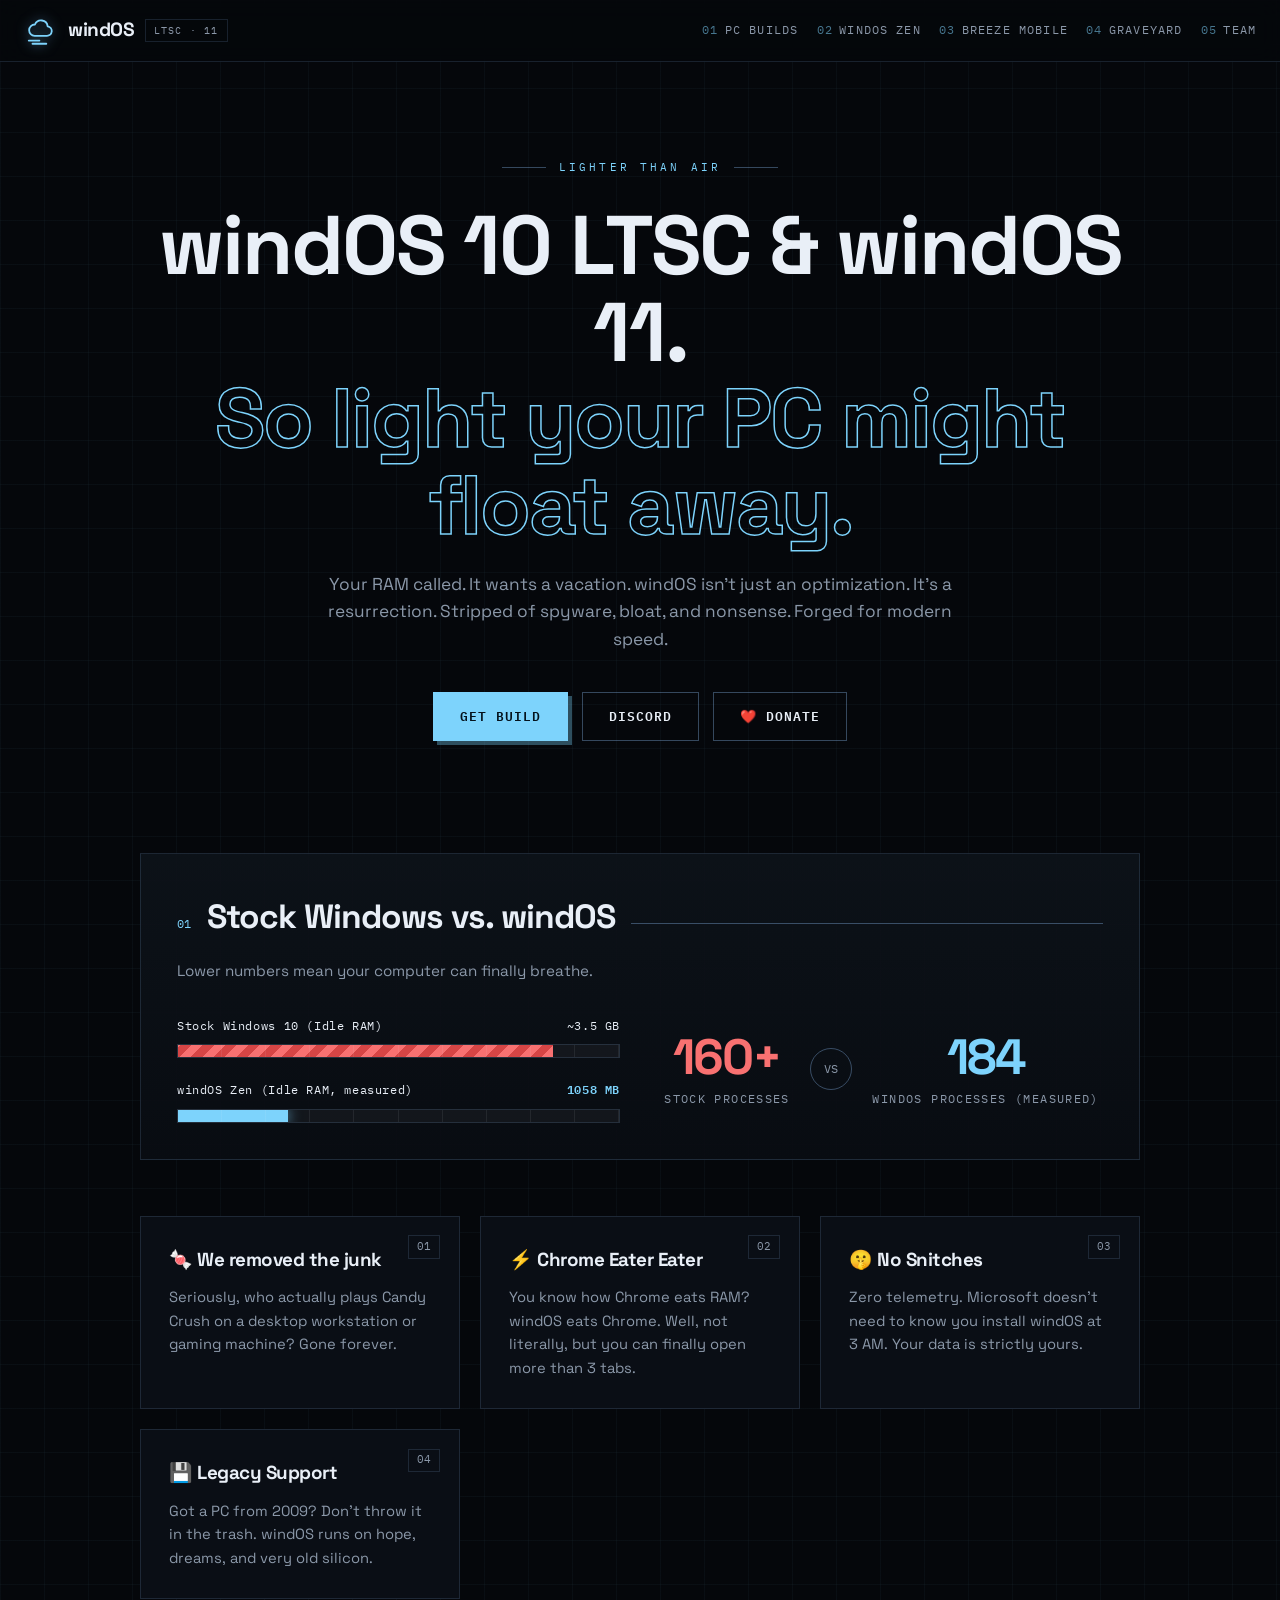
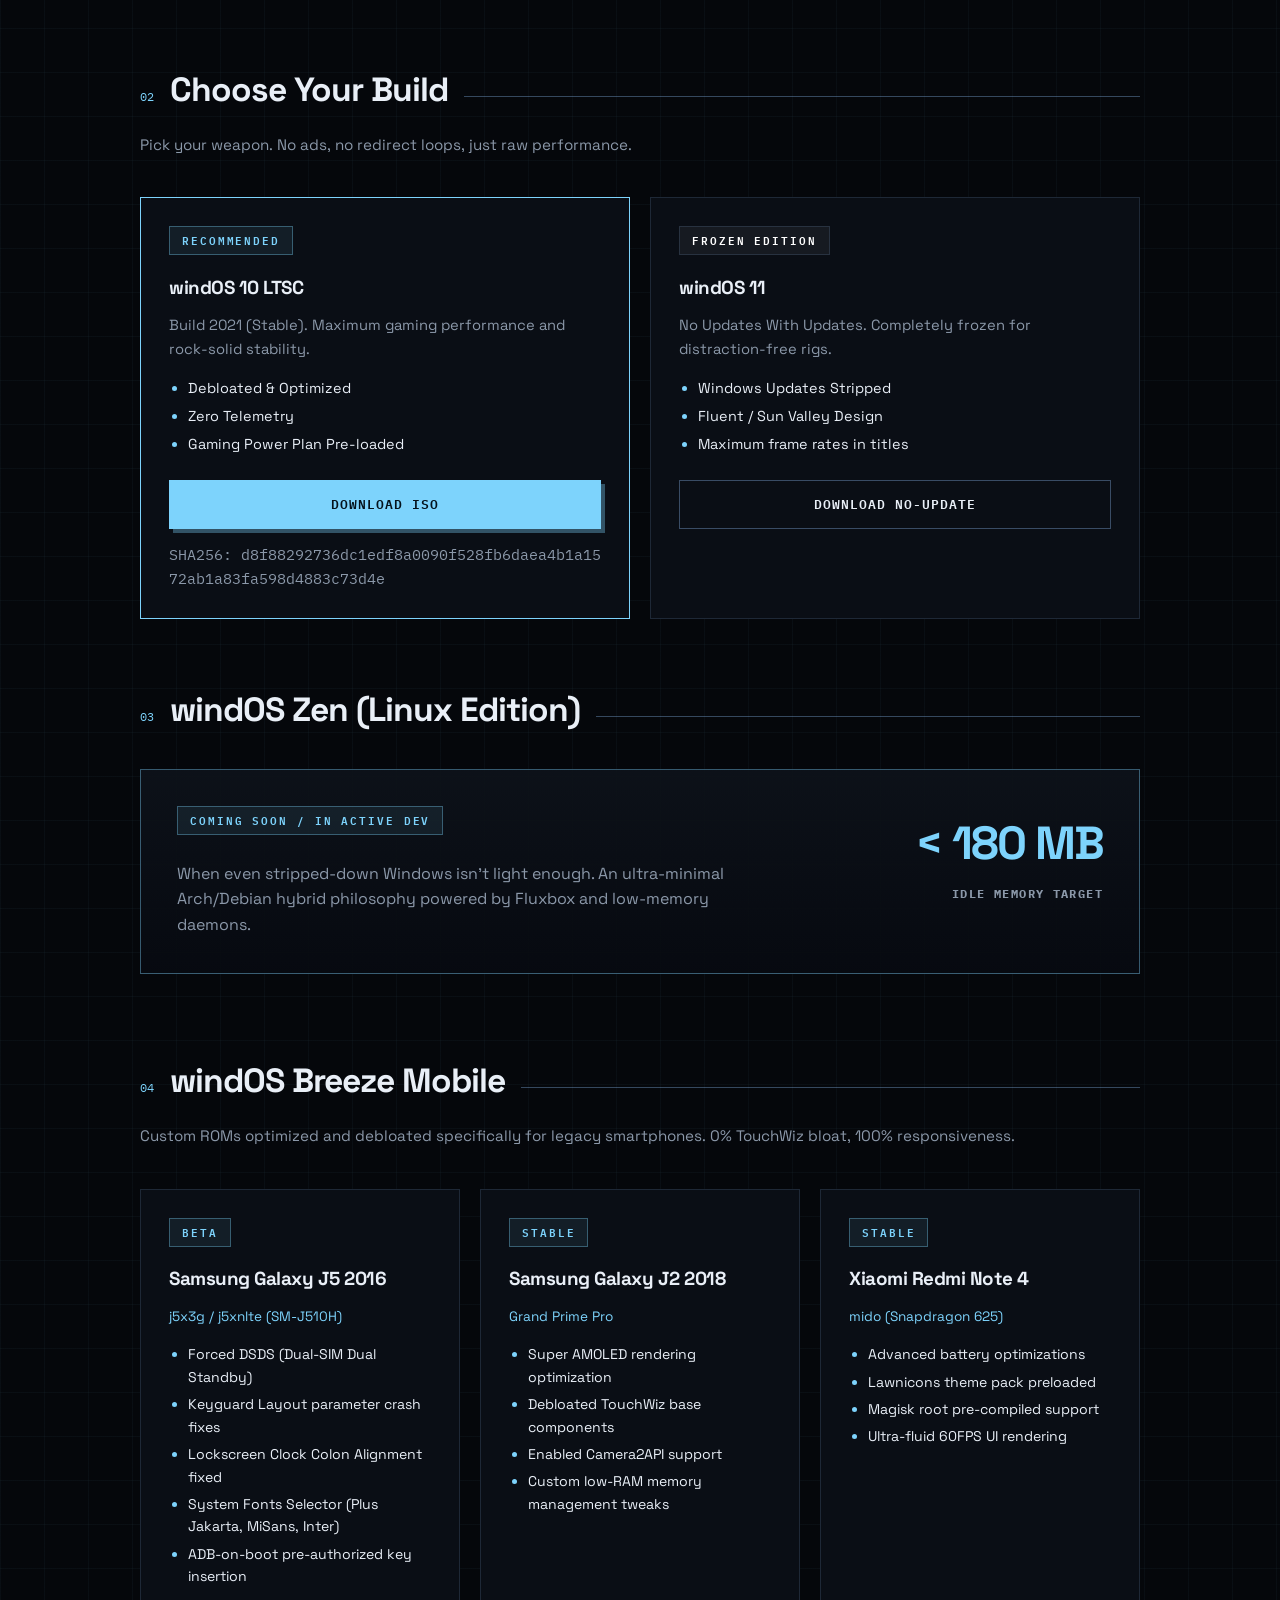
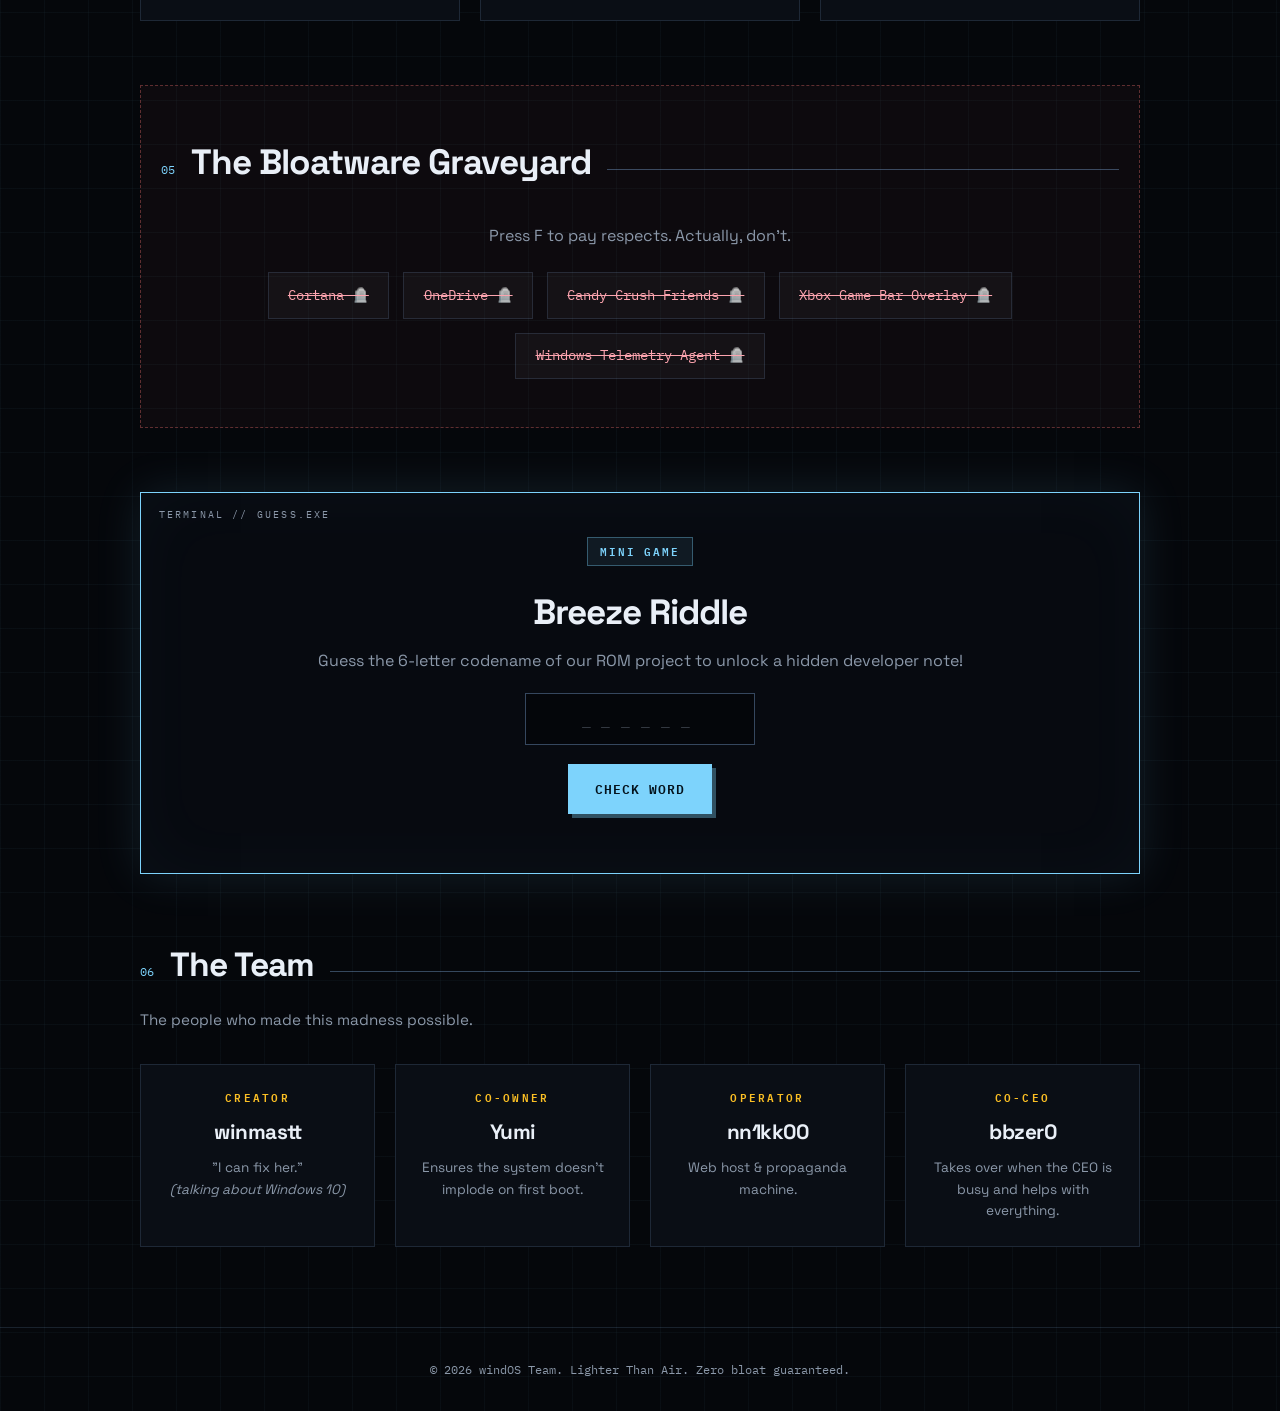
<file: site/longcat.html>
<!DOCTYPE html>
<html lang="en">
<head>
  <meta charset="UTF-8">
  <meta name="viewport" content="width=device-width, initial-scale=1.0">
  <title>windOS - Lighter Than Air</title>
  <link rel="preconnect" href="https://fonts.googleapis.com">
  <link rel="preconnect" href="https://fonts.gstatic.com" crossorigin>
  <link href="https://fonts.googleapis.com/css2?family=IBM+Plex+Mono:wght@400;500;600&family=Space+Grotesk:wght@400;500;600;700&display=swap" rel="stylesheet">
  <style>
    :root {
      --ink: #05070b;
      --panel: #0a0e15;
      --line: rgba(148, 197, 255, 0.14);
      --line-strong: rgba(148, 197, 255, 0.34);
      --sky: #7dd3fc;
      --amber: #fbbf24;
      --red: #f87171;
      --text: #e9eff7;
      --muted: #8b98a9;
      --mono: 'IBM Plex Mono', ui-monospace, SFMono-Regular, monospace;
      --disp: 'Space Grotesk', 'Segoe UI', sans-serif;
    }

    * { box-sizing: border-box; margin: 0; padding: 0; }

    html { scroll-behavior: smooth; }

    body {
      background:
        linear-gradient(rgba(125, 211, 252, 0.035) 1px, transparent 1px),
        linear-gradient(90deg, rgba(125, 211, 252, 0.035) 1px, transparent 1px),
        radial-gradient(1100px 480px at 50% -8%, rgba(125, 211, 252, 0.09), transparent 62%),
        var(--ink);
      background-size: 44px 44px, 44px 44px, auto, auto;
      color: var(--text);
      font-family: var(--disp);
      line-height: 1.6;
      overflow-x: hidden;
    }

    ::selection { background: var(--sky); color: #04121c; }

    /* ── Header ─────────────────────────────── */
    header {
      position: sticky;
      top: 0;
      z-index: 50;
      display: flex;
      align-items: center;
      justify-content: space-between;
      flex-wrap: wrap;
      gap: 0.5rem 1.5rem;
      padding: 0.85rem 1.5rem;
      background: rgba(5, 7, 11, 0.86);
      backdrop-filter: blur(12px);
      border-bottom: 1px solid var(--line);
    }

    .brand { display: flex; align-items: center; gap: 0.65rem; text-decoration: none; color: var(--text); }
    .brand-icon { width: 34px; height: 34px; fill: none; stroke: var(--sky); stroke-width: 1.7; stroke-linecap: round; stroke-linejoin: round; filter: drop-shadow(0 0 6px rgba(125, 211, 252, 0.55)); }
    .brand-name { font-weight: 700; font-size: 1.2rem; letter-spacing: -0.5px; }
    .brand-tag { font-family: var(--mono); font-size: 0.62rem; letter-spacing: 0.12em; color: var(--muted); border: 1px solid var(--line); padding: 0.18rem 0.5rem; }

    nav { display: flex; flex-wrap: wrap; gap: 0.35rem 1.15rem; }
    nav a { font-family: var(--mono); font-size: 0.72rem; letter-spacing: 0.1em; text-transform: uppercase; color: var(--muted); text-decoration: none; transition: color 0.2s; }
    nav a i { font-style: normal; color: var(--sky); opacity: 0.55; margin-right: 0.4rem; }
    nav a:hover { color: var(--sky); }

    .container { max-width: 1040px; margin: 0 auto; padding: 0 1.25rem; }
    section { scroll-margin-top: 96px; }

    /* ── Hero ───────────────────────────────── */
    .hero { text-align: center; padding: 5.5rem 0.5rem 3.5rem; }

    .kicker { display: inline-flex; align-items: center; gap: 0.8rem; font-family: var(--mono); font-size: 0.7rem; letter-spacing: 0.28em; text-transform: uppercase; color: var(--sky); margin-bottom: 1.6rem; }
    .kicker::before, .kicker::after { content: ""; width: 44px; height: 1px; background: var(--line-strong); }

    .hero h1 { font-size: clamp(1.7rem, 7vw, 5.2rem); font-weight: 700; line-height: 1.04; letter-spacing: -2px; margin-bottom: 1.4rem; }
    .hero h1 .outline { color: transparent; -webkit-text-stroke: 1.5px var(--sky); }
    @supports not (-webkit-text-stroke: 1px black) { .hero h1 .outline { color: var(--sky); } }

    .hero p { font-size: 1.08rem; color: var(--muted); max-width: 640px; margin: 0 auto 2.4rem; }

    .hero-btns { display: flex; justify-content: center; gap: 0.9rem; flex-wrap: wrap; }

    .btn { display: inline-flex; align-items: center; justify-content: center; gap: 0.5rem; padding: 0.8rem 1.6rem; font-family: var(--mono); font-size: 0.82rem; font-weight: 600; letter-spacing: 0.08em; text-transform: uppercase; text-decoration: none; border: 1px solid transparent; cursor: pointer; transition: transform 0.15s, box-shadow 0.15s, background 0.15s, border-color 0.15s; }
    .btn-primary { background: var(--sky); color: #04121c; box-shadow: 4px 4px 0 rgba(125, 211, 252, 0.35); }
    .btn-primary:hover { transform: translate(-2px, -2px); box-shadow: 7px 7px 0 rgba(125, 211, 252, 0.45); }
    .btn-secondary { background: transparent; color: var(--text); border-color: var(--line-strong); }
    .btn-secondary:hover { transform: translate(-2px, -2px); box-shadow: 4px 4px 0 rgba(148, 197, 255, 0.16); border-color: var(--sky); }

    /* ── Section headers ────────────────────── */
    .sec-head { display: flex; align-items: baseline; gap: 1rem; margin-bottom: 2rem; }
    .sec-num { font-family: var(--mono); font-size: 0.78rem; color: var(--sky); flex-shrink: 0; }
    .sec-head h2 { font-size: clamp(1.5rem, 4vw, 2.1rem); font-weight: 700; letter-spacing: -1px; }
    .sec-rule { flex: 1; height: 1px; background: var(--line-strong); transform: translateY(-4px); }
    .sec-sub { color: var(--muted); font-size: 0.95rem; margin: -1rem 0 2rem; }

    /* ── Compare ────────────────────────────── */
    .compare-section { margin: 3.5rem 0; padding: 2.25rem; background: linear-gradient(180deg, rgba(13, 18, 25, 0.92), rgba(9, 12, 18, 0.92)); border: 1px solid var(--line); }
    .compare-grid { display: grid; grid-template-columns: repeat(auto-fit, minmax(min(100%, 300px), 1fr)); gap: 2.5rem; align-items: center; }
    .compare-bar-group { margin-bottom: 1.4rem; }
    .compare-bar-group:last-child { margin-bottom: 0; }
    .compare-bar-label { display: flex; justify-content: space-between; gap: 1rem; font-family: var(--mono); font-size: 0.76rem; letter-spacing: 0.05em; margin-bottom: 0.55rem; }
    .bar-bg { height: 14px; background: rgba(255, 255, 255, 0.04); border: 1px solid var(--line); position: relative; overflow: hidden; }
    .bar-bg::after { content: ""; position: absolute; inset: 0; background: repeating-linear-gradient(90deg, transparent 0 calc(10% - 1px), rgba(233, 239, 247, 0.08) calc(10% - 1px) 10%); pointer-events: none; }
    .bar-fill-stock { height: 100%; width: 85%; background: repeating-linear-gradient(-45deg, var(--red) 0 8px, #d64545 8px 16px); }
    .bar-fill-windos { height: 100%; width: 25%; background: var(--sky); box-shadow: 0 0 14px rgba(125, 211, 252, 0.75); }
    .proc-row { display: flex; justify-content: space-around; align-items: center; text-align: center; gap: 0.75rem; flex-wrap: wrap; }
    .proc-num { font-size: clamp(2.1rem, 6vw, 3.1rem); font-weight: 700; letter-spacing: -2px; line-height: 1.1; }
    .proc-label { font-family: var(--mono); font-size: 0.72rem; color: var(--muted); text-transform: uppercase; letter-spacing: 0.12em; margin-top: 0.35rem; }
    .proc-vs { font-family: var(--mono); font-size: 0.72rem; color: var(--muted); border: 1px solid var(--line-strong); width: 42px; height: 42px; border-radius: 50%; display: flex; align-items: center; justify-content: center; flex-shrink: 0; }

    /* ── Cards ──────────────────────────────── */
    .grid { display: grid; grid-template-columns: repeat(auto-fit, minmax(min(100%, 270px), 1fr)); gap: 1.25rem; margin: 2.5rem 0; }
    .card { position: relative; background: var(--panel); border: 1px solid var(--line); padding: 1.75rem; transition: transform 0.15s, box-shadow 0.15s, border-color 0.15s; }
    .card:hover { transform: translate(-2px, -2px); box-shadow: 6px 6px 0 rgba(125, 211, 252, 0.13); border-color: var(--line-strong); }
    .card h3 { font-size: 1.18rem; margin-bottom: 0.7rem; letter-spacing: -0.5px; }
    .card p { color: var(--muted); font-size: 0.92rem; }
    .card ul { color: var(--muted); margin-left: 1.2rem; font-size: 0.88rem; }
    .card ul li { margin-bottom: 0.3rem; }
    .card ul li::marker { color: var(--sky); }

    .badge { display: inline-block; font-family: var(--mono); font-size: 0.66rem; font-weight: 600; letter-spacing: 0.18em; text-transform: uppercase; padding: 0.32rem 0.75rem; background: rgba(125, 211, 252, 0.08); border: 1px solid rgba(125, 211, 252, 0.35); color: var(--sky); margin-bottom: 1.1rem; }

    .perk-index { position: absolute; top: 1.15rem; right: 1.2rem; font-family: var(--mono); font-size: 0.7rem; color: var(--muted); border: 1px solid var(--line); padding: 0.12rem 0.5rem; }

    .sha { font-family: var(--mono); font-size: 0.7rem; color: #5b6a7d; margin-top: 0.9rem; word-break: break-all; }

    /* ── Zen ────────────────────────────────── */
    .zen-card { display: flex; justify-content: space-between; align-items: flex-start; flex-wrap: wrap; gap: 1rem; background: linear-gradient(180deg, rgba(13, 18, 25, 0.95), rgba(7, 10, 16, 0.95)); border: 1px solid rgba(125, 211, 252, 0.4); padding: 2.25rem; }
    .zen-stat { font-size: clamp(1.9rem, 6vw, 2.9rem); font-weight: 700; color: var(--sky); letter-spacing: -2px; text-align: right; }
    .zen-stat-label { font-family: var(--mono); font-size: 0.72rem; color: var(--muted); text-transform: uppercase; letter-spacing: 0.12em; margin-top: 0.3rem; }

    /* ── Graveyard ──────────────────────────── */
    .graveyard { text-align: center; margin: 4rem 0; padding: 3rem 1.25rem; border: 1px dashed rgba(248, 113, 113, 0.35); background: rgba(248, 113, 113, 0.03); }
    .graveyard h2 { font-size: clamp(1.6rem, 5vw, 2.2rem); font-weight: 700; letter-spacing: -1px; }
    .graveyard-tags { display: flex; justify-content: center; gap: 0.9rem; flex-wrap: wrap; margin-top: 1.5rem; }
    .tombstone { font-family: var(--mono); font-size: 0.85rem; background: rgba(255, 255, 255, 0.03); border: 1px solid var(--line); padding: 0.7rem 1.2rem; color: #fda4af; text-decoration: line-through; }

    /* ── Riddle ─────────────────────────────── */
    .riddle-box { position: relative; background: #070a10; border: 1px solid var(--sky); padding: 2.75rem 1.5rem 2.5rem; text-align: center; margin: 4rem 0; box-shadow: 0 0 44px rgba(125, 211, 252, 0.12), inset 0 0 70px rgba(125, 211, 252, 0.03); }
    .riddle-box::before { content: "TERMINAL // GUESS.EXE"; position: absolute; top: 0.85rem; left: 1.1rem; font-family: var(--mono); font-size: 0.62rem; letter-spacing: 0.22em; color: var(--muted); }
    .riddle-box h2 { font-size: clamp(1.6rem, 5vw, 2.2rem); font-weight: 700; letter-spacing: -1px; }
    .riddle-input { background: #04060a; border: 1px solid var(--line-strong); color: var(--sky); font-family: var(--mono); padding: 0.85rem 1rem; font-size: 1.1rem; letter-spacing: 0.5em; text-transform: uppercase; text-align: center; margin: 1.2rem 0; width: min(230px, 100%); outline: none; }
    .riddle-input:focus { border-color: var(--sky); box-shadow: 0 0 0 3px rgba(125, 211, 252, 0.15); }
    .riddle-input::placeholder { color: rgba(139, 152, 169, 0.35); }

    /* ── Team ───────────────────────────────── */
    .team-grid { display: grid; grid-template-columns: repeat(auto-fit, minmax(min(100%, 210px), 1fr)); gap: 1.25rem; margin-top: 2rem; }
    .team-card { background: var(--panel); border: 1px solid var(--line); padding: 1.5rem; text-align: center; transition: transform 0.15s, box-shadow 0.15s, border-color 0.15s; }
    .team-card:hover { transform: translate(-2px, -2px); box-shadow: 5px 5px 0 rgba(251, 191, 36, 0.12); border-color: var(--line-strong); }
    .team-role { font-family: var(--mono); font-size: 0.66rem; letter-spacing: 0.22em; color: var(--amber); font-weight: 600; margin-bottom: 0.6rem; }
    .team-card h3 { font-size: 1.3rem; letter-spacing: -0.5px; }

    /* ── Footer ─────────────────────────────── */
    footer { border-top: 1px solid var(--line); padding: 2rem 0; text-align: center; font-family: var(--mono); font-size: 0.76rem; color: var(--muted); margin-top: 5rem; }

    @media (max-width: 480px) {
      header { padding: 0.8rem 1rem; }
      .container { padding: 0 1rem; }
      .compare-section, .zen-card { padding: 1.5rem 1.25rem; }
      .sec-sub { margin-left: 0; }
    }
  </style>
</head>
<body>

  <!-- Header & Cloud Logo -->
  <header>
    <a href="#" class="brand">
      <svg class="brand-icon" viewBox="0 0 32 32">
        <path d="M10 20.5h11.5a4.5 4.5 0 0 0 .77-8.95A6.25 6.25 0 0 0 10.3 9.9 4.65 4.65 0 0 0 10 20.5Z"/>
        <path d="M4.5 25h10"/>
        <path d="M8 28h13"/>
      </svg>
      <span class="brand-name">windOS</span>
      <span class="brand-tag">LTSC · 11</span>
    </a>
    <nav>
      <a href="#builds"><i>01</i>PC Builds</a>
      <a href="#zen"><i>02</i>windOS Zen</a>
      <a href="#mobile"><i>03</i>Breeze Mobile</a>
      <a href="#graveyard"><i>04</i>Graveyard</a>
      <a href="#team"><i>05</i>Team</a>
    </nav>
  </header>

  <main class="container">

    <!-- Hero Section -->
    <section class="hero">
      <div class="kicker">LIGHTER THAN AIR</div>
      <h1>windOS 10 LTSC &amp; windOS 11.<br><span class="outline">So light your PC might float away.</span></h1>
      <p>Your RAM called. It wants a vacation. windOS isn't just an optimization. It's a resurrection. Stripped of spyware, bloat, and nonsense. Forged for modern speed.</p>
      <div class="hero-btns">
        <a href="#builds" class="btn btn-primary">Get Build</a>
        <a href="https://discord.gg/" target="_blank" class="btn btn-secondary">Discord</a>
        <a href="#" class="btn btn-secondary">❤️ Donate</a>
      </div>
    </section>

    <!-- Stock vs windOS Benchmarks -->
    <section class="compare-section">
      <div class="sec-head">
        <span class="sec-num">01</span>
        <h2>Stock Windows vs. windOS</h2>
        <span class="sec-rule"></span>
      </div>
      <p class="sec-sub">Lower numbers mean your computer can finally breathe.</p>

      <div class="compare-grid">
        <div>
          <div class="compare-bar-group">
            <div class="compare-bar-label">
              <span>Stock Windows 10 (Idle RAM)</span>
              <span>~3.5 GB</span>
            </div>
            <div class="bar-bg"><div class="bar-fill-stock"></div></div>
          </div>
          <div class="compare-bar-group">
            <div class="compare-bar-label">
              <span>windOS Zen (Idle RAM, measured)</span>
              <span style="color: var(--sky); font-weight: 600;">1058 MB</span>
            </div>
            <div class="bar-bg"><div class="bar-fill-windos"></div></div>
          </div>
        </div>

        <div class="proc-row">
          <div>
            <div class="proc-num" style="color: var(--red);">160+</div>
            <div class="proc-label">Stock Processes</div>
          </div>
          <div class="proc-vs">VS</div>
          <div>
            <div class="proc-num" style="color: var(--sky);">184</div>
            <div class="proc-label">windOS Processes (measured)</div>
          </div>
        </div>
      </div>
    </section>

    <!-- Key Perks -->
    <section class="grid" style="margin-top: 3.5rem;">
      <div class="card">
        <span class="perk-index">01</span>
        <h3>🍬 We removed the junk</h3>
        <p>Seriously, who actually plays Candy Crush on a desktop workstation or gaming machine? Gone forever.</p>
      </div>
      <div class="card">
        <span class="perk-index">02</span>
        <h3>⚡ Chrome Eater Eater</h3>
        <p>You know how Chrome eats RAM? windOS eats Chrome. Well, not literally, but you can finally open more than 3 tabs.</p>
      </div>
      <div class="card">
        <span class="perk-index">03</span>
        <h3>🤫 No Snitches</h3>
        <p>Zero telemetry. Microsoft doesn't need to know you install windOS at 3 AM. Your data is strictly yours.</p>
      </div>
      <div class="card">
        <span class="perk-index">04</span>
        <h3>💾 Legacy Support</h3>
        <p>Got a PC from 2009? Don't throw it in the trash. windOS runs on hope, dreams, and very old silicon.</p>
      </div>
    </section>

    <!-- PC Builds -->
    <section id="builds" style="margin-top: 4rem;">
      <div class="sec-head">
        <span class="sec-num">02</span>
        <h2>Choose Your Build</h2>
        <span class="sec-rule"></span>
      </div>
      <p class="sec-sub">Pick your weapon. No ads, no redirect loops, just raw performance.</p>

      <div class="grid">
        <div class="card" style="border-color: var(--sky);">
          <div class="badge">RECOMMENDED</div>
          <h3>windOS 10 LTSC</h3>
          <p style="margin-bottom: 1rem;">Build 2021 (Stable). Maximum gaming performance and rock-solid stability.</p>
          <ul style="color: var(--text-muted); margin-left: 1.2rem; margin-bottom: 1.5rem; font-size: 0.9rem;">
            <li>Debloated &amp; Optimized</li>
            <li>Zero Telemetry</li>
            <li>Gaming Power Plan Pre-loaded</li>
          </ul>
          <a href="#" class="btn btn-primary" style="width: 100%;">Download ISO</a>
          <p class="sha">SHA256: d8f88292736dc1edf8a0090f528fb6daea4b1a1572ab1a83fa598d4883c73d4e</p>
        </div>

        <div class="card">
          <div class="badge" style="background: rgba(255,255,255,0.05); color: #fff; border-color: var(--line);">FROZEN EDITION</div>
          <h3>windOS 11</h3>
          <p style="margin-bottom: 1rem;">No Updates With Updates. Completely frozen for distraction-free rigs.</p>
          <ul style="color: var(--text-muted); margin-left: 1.2rem; margin-bottom: 1.5rem; font-size: 0.9rem;">
            <li>Windows Updates Stripped</li>
            <li>Fluent / Sun Valley Design</li>
            <li>Maximum frame rates in titles</li>
          </ul>
          <a href="#" class="btn btn-secondary" style="width: 100%;">Download No-Update</a>
        </div>
      </div>
    </section>

    <!-- windOS Zen Linux Section -->
    <section id="zen" style="margin-top: 4rem;">
      <div class="sec-head">
        <span class="sec-num">03</span>
        <h2>windOS Zen (Linux Edition)</h2>
        <span class="sec-rule"></span>
      </div>
      <div class="zen-card">
        <div>
          <div class="badge">COMING SOON / IN ACTIVE DEV</div>
          <p style="color: var(--muted); max-width: 600px; margin-top: 0.5rem;">
            When even stripped-down Windows isn't light enough. An ultra-minimal Arch/Debian hybrid philosophy powered by Fluxbox and low-memory daemons.
          </p>
        </div>
        <div class="zen-stat">
          &lt; 180 MB
          <div class="zen-stat-label">Idle Memory Target</div>
        </div>
      </div>
    </section>

    <!-- Breeze Mobile -->
    <section id="mobile" style="margin-top: 5rem;">
      <div class="sec-head">
        <span class="sec-num">04</span>
        <h2>windOS Breeze Mobile</h2>
        <span class="sec-rule"></span>
      </div>
      <p class="sec-sub">Custom ROMs optimized and debloated specifically for legacy smartphones. 0% TouchWiz bloat, 100% responsiveness.</p>

      <div class="grid">
        <div class="card">
          <div class="badge">BETA</div>
          <h3>Samsung Galaxy J5 2016</h3>
          <p style="font-size: 0.85rem; color: var(--sky); margin-bottom: 1rem;">j5x3g / j5xnlte (SM-J510H)</p>
          <ul style="color: var(--text-muted); font-size: 0.88rem; margin-left: 1.2rem;">
            <li>Forced DSDS (Dual-SIM Dual Standby)</li>
            <li>Keyguard Layout parameter crash fixes</li>
            <li>Lockscreen Clock Colon Alignment fixed</li>
            <li>System Fonts Selector (Plus Jakarta, MiSans, Inter)</li>
            <li>ADB-on-boot pre-authorized key insertion</li>
          </ul>
        </div>

        <div class="card">
          <div class="badge">STABLE</div>
          <h3>Samsung Galaxy J2 2018</h3>
          <p style="font-size: 0.85rem; color: var(--sky); margin-bottom: 1rem;">Grand Prime Pro</p>
          <ul style="color: var(--text-muted); font-size: 0.88rem; margin-left: 1.2rem;">
            <li>Super AMOLED rendering optimization</li>
            <li>Debloated TouchWiz base components</li>
            <li>Enabled Camera2API support</li>
            <li>Custom low-RAM memory management tweaks</li>
          </ul>
        </div>

        <div class="card">
          <div class="badge">STABLE</div>
          <h3>Xiaomi Redmi Note 4</h3>
          <p style="font-size: 0.85rem; color: var(--sky); margin-bottom: 1rem;">mido (Snapdragon 625)</p>
          <ul style="color: var(--text-muted); font-size: 0.88rem; margin-left: 1.2rem;">
            <li>Advanced battery optimizations</li>
            <li>Lawnicons theme pack preloaded</li>
            <li>Magisk root pre-compiled support</li>
            <li>Ultra-fluid 60FPS UI rendering</li>
          </ul>
        </div>
      </div>
    </section>

    <!-- The Bloatware Graveyard -->
    <section id="graveyard" class="graveyard">
      <div class="sec-head" style="justify-content: center;">
        <span class="sec-num">05</span>
        <h2>The Bloatware Graveyard</h2>
        <span class="sec-rule"></span>
      </div>
      <p style="color: var(--muted);">Press F to pay respects. Actually, don't.</p>
      <div class="graveyard-tags">
        <div class="tombstone">Cortana 🪦</div>
        <div class="tombstone">OneDrive 🪦</div>
        <div class="tombstone">Candy Crush Friends 🪦</div>
        <div class="tombstone">Xbox Game Bar Overlay 🪦</div>
        <div class="tombstone">Windows Telemetry Agent 🪦</div>
      </div>
    </section>

    <!-- Breeze Riddle Mini Game -->
    <section id="riddle" class="riddle-box">
      <div class="badge">MINI GAME</div>
      <h2>Breeze Riddle</h2>
      <p style="color: var(--muted); margin-top: 0.5rem;">
        Guess the 6-letter codename of our ROM project to unlock a hidden developer note!
      </p>
      <div>
        <input type="text" id="riddleInput" class="riddle-input" maxlength="6" placeholder="______">
      </div>
      <button class="btn btn-primary" onclick="checkRiddle()">Check Word</button>
      <div id="riddleFeedback" style="margin-top: 1.2rem; font-weight: 600;"></div>
    </section>

    <!-- The Team -->
    <section id="team" style="margin-top: 4rem;">
      <div class="sec-head">
        <span class="sec-num">06</span>
        <h2>The Team</h2>
        <span class="sec-rule"></span>
      </div>
      <p class="sec-sub">The people who made this madness possible.</p>

      <div class="team-grid">
        <div class="team-card">
          <div class="team-role">CREATOR</div>
          <h3>winmastt</h3>
          <p style="color: var(--muted); font-size: 0.85rem; margin-top: 0.5rem;">"I can fix her."<br><em>(talking about Windows 10)</em></p>
        </div>
        <div class="team-card">
          <div class="team-role">CO-OWNER</div>
          <h3>Yumi</h3>
          <p style="color: var(--muted); font-size: 0.85rem; margin-top: 0.5rem;">Ensures the system doesn't implode on first boot.</p>
        </div>
        <div class="team-card">
          <div class="team-role">OPERATOR</div>
          <h3>nn1kk00</h3>
          <p style="color: var(--muted); font-size: 0.85rem; margin-top: 0.5rem;">Web host &amp; propaganda machine.</p>
        </div>
        <div class="team-card">
          <div class="team-role">CO-CEO</div>
          <h3>bbzer0</h3>
          <p style="color: var(--muted); font-size: 0.85rem; margin-top: 0.5rem;">Takes over when the CEO is busy and helps with everything.</p>
        </div>
      </div>
    </section>

  </main>

  <footer>
    <p>© 2026 windOS Team. Lighter Than Air. Zero bloat guaranteed.</p>
  </footer>

  <!-- Mini-Game Script -->
  <script>
    function checkRiddle() {
      const input = document.getElementById('riddleInput');
      const feedback = document.getElementById('riddleFeedback');
      const val = input.value.trim().toUpperCase();

      if (val === 'BREEZE') {
        feedback.innerHTML = `
          <span style="color: #38bdf8;">✨ Riddle Solved!</span><br>
          <div style="background: rgba(56, 189, 248, 0.1); border: 1px solid #38bdf8; border-radius: 12px; padding: 1rem; margin-top: 1rem; max-width: 500px; display: inline-block;">
            <b>Developer Secret Note:</b> "Building lightweight systems isn't about what you add, it's about having the guts to remove everything that doesn't matter." — Team windOS
          </div>
        `;
      } else {
        feedback.innerHTML = `<span style="color: #ef4444;">Word is incorrect! Try again.</span>`;
      }
    }
  </script>
</body>
</html>
</file>
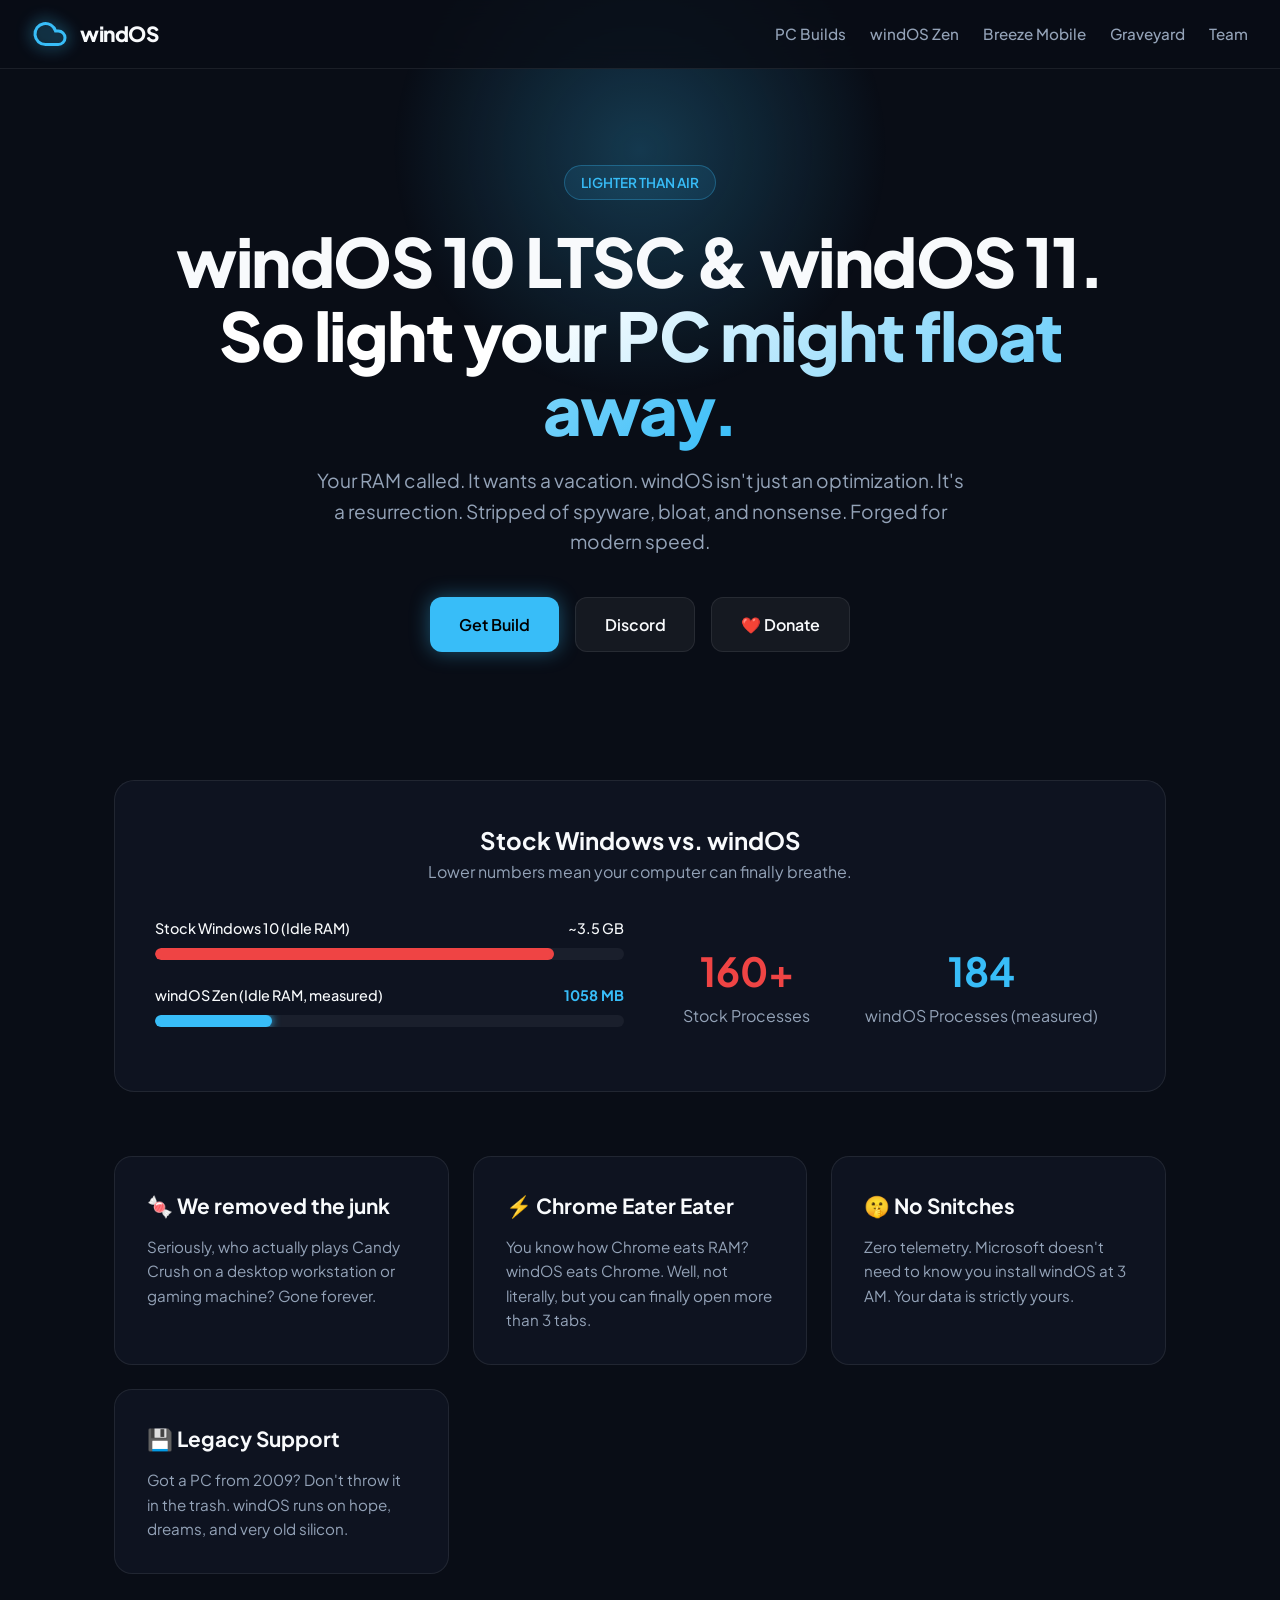
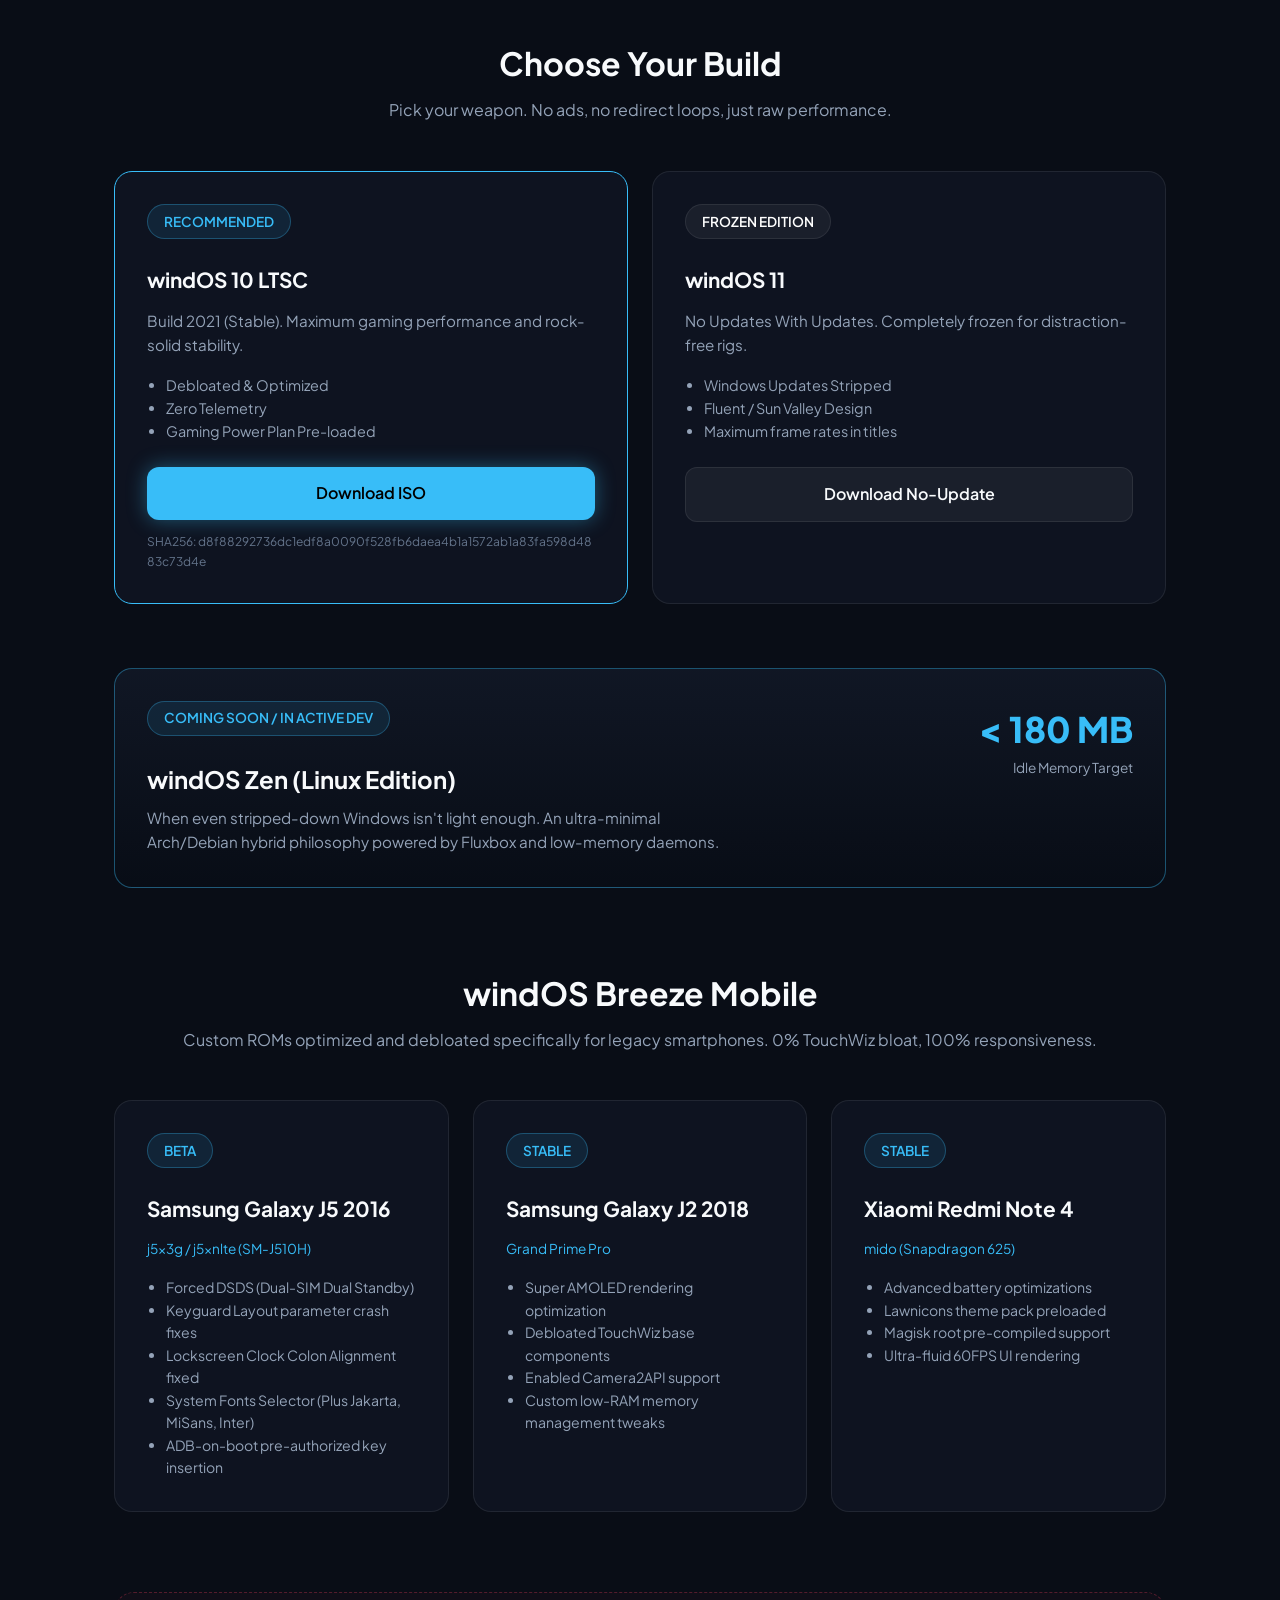
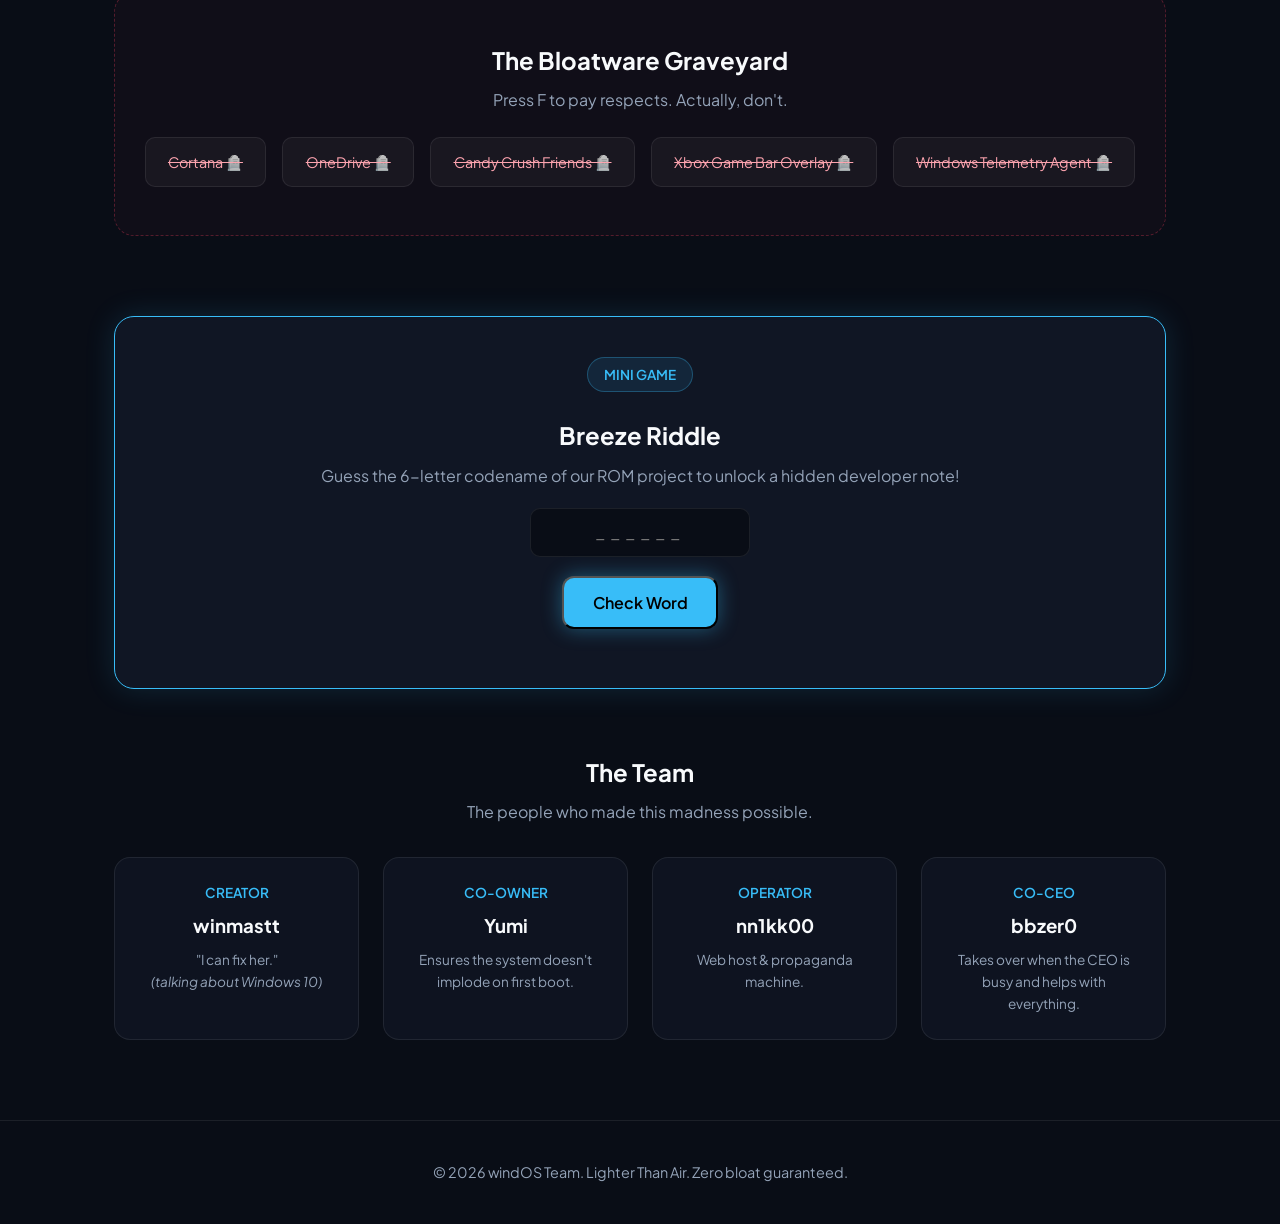
<file: site/original.html>
<!DOCTYPE html>
<html lang="en">
<head>
  <meta charset="UTF-8">
  <meta name="viewport" content="width=device-width, initial-scale=1.0">
  <title>windOS - Lighter Than Air</title>
  <link rel="preconnect" href="https://fonts.googleapis.com">
  <link rel="preconnect" href="https://fonts.gstatic.com" crossorigin>
  <link href="https://fonts.googleapis.com/css2?family=Plus+Jakarta+Sans:wght@300;400;500;600;700;800&display=swap" rel="stylesheet">
  <style>
    :root {
      --bg: #090d16;
      --card-bg: rgba(18, 24, 38, 0.7);
      --card-border: rgba(255, 255, 255, 0.08);
      --accent-cyan: #38bdf8;
      --accent-glow: rgba(56, 189, 248, 0.25);
      --accent-pink: #f43f5e;
      --text: #f8fafc;
      --text-muted: #94a3b8;
    }

    * {
      box-sizing: border-box;
      margin: 0;
      padding: 0;
      font-family: 'Plus Jakarta Sans', sans-serif;
    }

    body {
      background-color: var(--bg);
      color: var(--text);
      overflow-x: hidden;
      line-height: 1.6;
    }

    /* Background Neon Circles */
    .glow-orb {
      position: fixed;
      width: 500px;
      height: 500px;
      border-radius: 50%;
      background: radial-gradient(circle, var(--accent-glow) 0%, rgba(0,0,0,0) 70%);
      top: -100px;
      left: 50%;
      transform: translateX(-50%);
      pointer-events: none;
      z-index: 0;
    }

    header {
      position: sticky;
      top: 0;
      backdrop-filter: blur(16px);
      background: rgba(9, 13, 22, 0.8);
      border-bottom: 1px solid var(--card-border);
      z-index: 50;
      padding: 1rem 2rem;
      display: flex;
      justify-content: space-between;
      align-items: center;
    }

    .brand {
      display: flex;
      align-items: center;
      gap: 12px;
      text-decoration: none;
      color: var(--text);
      font-weight: 800;
      font-size: 1.3rem;
      letter-spacing: -0.5px;
    }

    .brand-icon {
      width: 36px;
      height: 36px;
      fill: none;
      stroke: var(--accent-cyan);
      stroke-width: 2;
      filter: drop-shadow(0 0 8px var(--accent-cyan));
    }

    nav {
      display: flex;
      gap: 1.5rem;
      align-items: center;
    }

    nav a {
      color: var(--text-muted);
      text-decoration: none;
      font-size: 0.95rem;
      font-weight: 500;
      transition: color 0.2s;
    }

    nav a:hover {
      color: var(--accent-cyan);
    }

    .container {
      max-width: 1100px;
      margin: 0 auto;
      padding: 0 1.5rem;
      position: relative;
      z-index: 1;
    }

    /* Hero Section */
    .hero {
      text-align: center;
      padding: 6rem 1rem 4rem;
    }

    .badge {
      display: inline-block;
      padding: 0.35rem 1rem;
      background: rgba(56, 189, 248, 0.1);
      border: 1px solid rgba(56, 189, 248, 0.3);
      color: var(--accent-cyan);
      border-radius: 9999px;
      font-size: 0.85rem;
      font-weight: 600;
      margin-bottom: 1.5rem;
    }

    .hero h1 {
      font-size: clamp(2.5rem, 6vw, 4.2rem);
      font-weight: 800;
      line-height: 1.1;
      letter-spacing: -1.5px;
      margin-bottom: 1.2rem;
    }

    .hero h1 span {
      background: linear-gradient(135deg, #fff 30%, var(--accent-cyan) 100%);
      -webkit-background-clip: text;
      -webkit-text-fill-color: transparent;
    }

    .hero p {
      font-size: 1.2rem;
      color: var(--text-muted);
      max-width: 650px;
      margin: 0 auto 2.5rem;
    }

    .hero-btns {
      display: flex;
      justify-content: center;
      gap: 1rem;
      flex-wrap: wrap;
    }

    .btn {
      padding: 0.85rem 1.8rem;
      border-radius: 12px;
      font-weight: 600;
      font-size: 1rem;
      text-decoration: none;
      transition: all 0.2s;
      cursor: pointer;
      display: inline-flex;
      align-items: center;
      gap: 8px;
    }

    .btn-primary {
      background: var(--accent-cyan);
      color: #000;
      box-shadow: 0 0 20px rgba(56, 189, 248, 0.4);
    }

    .btn-primary:hover {
      transform: translateY(-2px);
      box-shadow: 0 0 30px rgba(56, 189, 248, 0.6);
    }

    .btn-secondary {
      background: rgba(255, 255, 255, 0.05);
      color: var(--text);
      border: 1px solid var(--card-border);
    }

    .btn-secondary:hover {
      background: rgba(255, 255, 255, 0.1);
    }

    /* Comparison Card */
    .compare-section {
      margin: 4rem 0;
      background: var(--card-bg);
      border: 1px solid var(--card-border);
      border-radius: 20px;
      padding: 2.5rem;
      backdrop-filter: blur(10px);
    }

    .compare-title {
      text-align: center;
      margin-bottom: 2rem;
    }

    .compare-grid {
      display: grid;
      grid-template-columns: repeat(auto-fit, minmax(280px, 1fr));
      gap: 2rem;
    }

    .compare-bar-group {
      margin-bottom: 1.5rem;
    }

    .compare-bar-label {
      display: flex;
      justify-content: space-between;
      margin-bottom: 0.5rem;
      font-weight: 500;
      font-size: 0.9rem;
    }

    .bar-bg {
      height: 12px;
      background: rgba(255, 255, 255, 0.05);
      border-radius: 6px;
      overflow: hidden;
    }

    .bar-fill-stock {
      height: 100%;
      width: 85%;
      background: #ef4444;
      border-radius: 6px;
    }

    .bar-fill-windos {
      height: 100%;
      width: 25%;
      background: var(--accent-cyan);
      border-radius: 6px;
      box-shadow: 0 0 10px var(--accent-cyan);
    }

    /* Grid Cards */
    .grid {
      display: grid;
      grid-template-columns: repeat(auto-fit, minmax(320px, 1fr));
      gap: 1.5rem;
      margin: 3rem 0;
    }

    .card {
      background: var(--card-bg);
      border: 1px solid var(--card-border);
      border-radius: 18px;
      padding: 2rem;
      transition: border-color 0.2s, transform 0.2s;
    }

    .card:hover {
      border-color: rgba(56, 189, 248, 0.4);
      transform: translateY(-4px);
    }

    .card h3 {
      font-size: 1.3rem;
      margin-bottom: 0.8rem;
    }

    .card p {
      color: var(--text-muted);
      font-size: 0.95rem;
    }

    /* Graveyard */
    .graveyard {
      text-align: center;
      margin: 5rem 0;
      padding: 3rem 1.5rem;
      border: 1px dashed rgba(244, 63, 94, 0.3);
      border-radius: 20px;
      background: rgba(244, 63, 94, 0.03);
    }

    .graveyard-tags {
      display: flex;
      justify-content: center;
      gap: 1rem;
      flex-wrap: wrap;
      margin-top: 1.5rem;
    }

    .tombstone {
      background: rgba(255,255,255,0.04);
      border: 1px solid rgba(255,255,255,0.08);
      padding: 0.8rem 1.4rem;
      border-radius: 10px;
      font-size: 0.9rem;
      color: #fda4af;
      text-decoration: line-through;
    }

    /* Breeze Riddle Mini Game */
    .riddle-box {
      background: rgba(18, 24, 38, 0.9);
      border: 1px solid var(--accent-cyan);
      border-radius: 20px;
      padding: 2.5rem;
      text-align: center;
      margin: 4rem 0;
      box-shadow: 0 0 30px rgba(56, 189, 248, 0.15);
    }

    .riddle-input {
      background: #090d16;
      border: 1px solid var(--card-border);
      color: #fff;
      padding: 0.8rem 1.2rem;
      border-radius: 10px;
      font-size: 1.1rem;
      letter-spacing: 4px;
      text-transform: uppercase;
      text-align: center;
      margin: 1.2rem 0;
      width: 220px;
      outline: none;
    }

    .riddle-input:focus {
      border-color: var(--accent-cyan);
    }

    /* Team */
    .team-grid {
      display: grid;
      grid-template-columns: repeat(auto-fit, minmax(220px, 1fr));
      gap: 1.5rem;
      margin-top: 2rem;
    }

    .team-card {
      background: var(--card-bg);
      border: 1px solid var(--card-border);
      border-radius: 16px;
      padding: 1.5rem;
      text-align: center;
    }

    .team-role {
      font-size: 0.85rem;
      color: var(--accent-cyan);
      font-weight: 600;
      margin-bottom: 0.5rem;
    }

    footer {
      border-top: 1px solid var(--card-border);
      padding: 2.5rem 0;
      text-align: center;
      color: var(--text-muted);
      font-size: 0.9rem;
      margin-top: 5rem;
    }
  </style>
</head>
<body>

  <div class="glow-orb"></div>

  <!-- Header & Cloud Logo -->
  <header>
    <a href="#" class="brand">
      <svg class="brand-icon" viewBox="0 0 24 24">
        <path d="M17.5 19H9a7 7 0 1 1 6.71-9h1.79a4.5 4.5 0 1 1 0 9Z" />
      </svg>
      windOS
    </a>
    <nav>
      <a href="#builds">PC Builds</a>
      <a href="#zen">windOS Zen</a>
      <a href="#mobile">Breeze Mobile</a>
      <a href="#graveyard">Graveyard</a>
      <a href="#team">Team</a>
    </nav>
  </header>

  <main class="container">

    <!-- Hero Section -->
    <section class="hero">
      <div class="badge">LIGHTER THAN AIR</div>
      <h1>windOS 10 LTSC & windOS 11.<br><span>So light your PC might float away.</span></h1>
      <p>Your RAM called. It wants a vacation. windOS isn't just an optimization. It's a resurrection. Stripped of spyware, bloat, and nonsense. Forged for modern speed.</p>
      <div class="hero-btns">
        <a href="#builds" class="btn btn-primary">Get Build</a>
        <a href="https://discord.gg/" target="_blank" class="btn btn-secondary">Discord</a>
        <a href="#" class="btn btn-secondary">❤️ Donate</a>
      </div>
    </section>

    <!-- Stock vs windOS Benchmarks -->
    <section class="compare-section">
      <div class="compare-title">
        <h2>Stock Windows vs. windOS</h2>
        <p style="color: var(--text-muted);">Lower numbers mean your computer can finally breathe.</p>
      </div>

      <div class="compare-grid">
        <div>
          <div class="compare-bar-group">
            <div class="compare-bar-label">
              <span>Stock Windows 10 (Idle RAM)</span>
              <span>~3.5 GB</span>
            </div>
            <div class="bar-bg"><div class="bar-fill-stock"></div></div>
          </div>
          <div class="compare-bar-group">
            <div class="compare-bar-label">
              <span>windOS Zen (Idle RAM, measured)</span>
              <span style="color: var(--accent-cyan); font-weight: 700;">1058 MB</span>
            </div>
            <div class="bar-bg"><div class="bar-fill-windos"></div></div>
          </div>
        </div>

        <div style="display: flex; justify-content: space-around; align-items: center; text-align: center;">
          <div>
            <h3 style="font-size: 2.5rem; color: #ef4444;">160+</h3>
            <p style="color: var(--text-muted);">Stock Processes</p>
          </div>
          <div>
            <h3 style="font-size: 2.5rem; color: var(--accent-cyan);">184</h3>
            <p style="color: var(--text-muted);">windOS Processes (measured)</p>
          </div>
        </div>
      </div>
    </section>

    <!-- Key Perks -->
    <section class="grid">
      <div class="card">
        <h3>🍬 We removed the junk</h3>
        <p>Seriously, who actually plays Candy Crush on a desktop workstation or gaming machine? Gone forever.</p>
      </div>
      <div class="card">
        <h3>⚡ Chrome Eater Eater</h3>
        <p>You know how Chrome eats RAM? windOS eats Chrome. Well, not literally, but you can finally open more than 3 tabs.</p>
      </div>
      <div class="card">
        <h3>🤫 No Snitches</h3>
        <p>Zero telemetry. Microsoft doesn't need to know you install windOS at 3 AM. Your data is strictly yours.</p>
      </div>
      <div class="card">
        <h3>💾 Legacy Support</h3>
        <p>Got a PC from 2009? Don't throw it in the trash. windOS runs on hope, dreams, and very old silicon.</p>
      </div>
    </section>

    <!-- PC Builds -->
    <section id="builds" style="margin-top: 4rem;">
      <h2 style="font-size: 2rem; margin-bottom: 0.5rem; text-align: center;">Choose Your Build</h2>
      <p style="text-align: center; color: var(--text-muted); margin-bottom: 2rem;">Pick your weapon. No ads, no redirect loops, just raw performance.</p>

      <div class="grid">
        <div class="card" style="border-color: var(--accent-cyan);">
          <div class="badge">RECOMMENDED</div>
          <h3>windOS 10 LTSC</h3>
          <p style="margin-bottom: 1rem;">Build 2021 (Stable). Maximum gaming performance and rock-solid stability.</p>
          <ul style="color: var(--text-muted); margin-left: 1.2rem; margin-bottom: 1.5rem; font-size: 0.9rem;">
            <li>Debloated & Optimized</li>
            <li>Zero Telemetry</li>
            <li>Gaming Power Plan Pre-loaded</li>
          </ul>
          <a href="#" class="btn btn-primary" style="width: 100%; justify-content: center;">Download ISO</a>
          <p style="font-size: 0.75rem; color: #64748b; margin-top: 0.8rem; word-break: break-all;">
            SHA256: d8f88292736dc1edf8a0090f528fb6daea4b1a1572ab1a83fa598d4883c73d4e
          </p>
        </div>

        <div class="card">
          <div class="badge" style="background: rgba(255,255,255,0.05); color: #fff; border-color: var(--card-border);">FROZEN EDITION</div>
          <h3>windOS 11</h3>
          <p style="margin-bottom: 1rem;">No Updates With Updates. Completely frozen for distraction-free rigs.</p>
          <ul style="color: var(--text-muted); margin-left: 1.2rem; margin-bottom: 1.5rem; font-size: 0.9rem;">
            <li>Windows Updates Stripped</li>
            <li>Fluent / Sun Valley Design</li>
            <li>Maximum frame rates in titles</li>
          </ul>
          <a href="#" class="btn btn-secondary" style="width: 100%; justify-content: center;">Download No-Update</a>
        </div>
      </div>
    </section>

    <!-- NEW: windOS Zen Linux Section -->
    <section id="zen" style="margin-top: 4rem;">
      <div class="card" style="background: linear-gradient(180deg, rgba(18,24,38,0.9) 0%, rgba(9,13,22,0.9) 100%); border-color: rgba(56, 189, 248, 0.4);">
        <div style="display: flex; justify-content: space-between; align-items: flex-start; flex-wrap: wrap; gap: 1rem;">
          <div>
            <div class="badge">COMING SOON / IN ACTIVE DEV</div>
            <h2>windOS Zen (Linux Edition)</h2>
            <p style="color: var(--text-muted); max-width: 600px; margin-top: 0.5rem;">
              When even stripped-down Windows isn't light enough. An ultra-minimal Arch/Debian hybrid philosophy powered by Fluxbox and low-memory daemons.
            </p>
          </div>
          <div style="text-align: right;">
            <span style="font-size: 2.2rem; font-weight: 800; color: var(--accent-cyan);">&lt; 180 MB</span>
            <p style="color: var(--text-muted); font-size: 0.85rem;">Idle Memory Target</p>
          </div>
        </div>
      </div>
    </section>

    <!-- Breeze Mobile -->
    <section id="mobile" style="margin-top: 5rem;">
      <h2 style="font-size: 2rem; margin-bottom: 0.5rem; text-align: center;">windOS Breeze Mobile</h2>
      <p style="text-align: center; color: var(--text-muted); margin-bottom: 2.5rem;">
        Custom ROMs optimized and debloated specifically for legacy smartphones. 0% TouchWiz bloat, 100% responsiveness.
      </p>

      <div class="grid">
        <div class="card">
          <div class="badge">BETA</div>
          <h3>Samsung Galaxy J5 2016</h3>
          <p style="font-size: 0.85rem; color: var(--accent-cyan); margin-bottom: 1rem;">j5x3g / j5xnlte (SM-J510H)</p>
          <ul style="color: var(--text-muted); font-size: 0.88rem; margin-left: 1.2rem;">
            <li>Forced DSDS (Dual-SIM Dual Standby)</li>
            <li>Keyguard Layout parameter crash fixes</li>
            <li>Lockscreen Clock Colon Alignment fixed</li>
            <li>System Fonts Selector (Plus Jakarta, MiSans, Inter)</li>
            <li>ADB-on-boot pre-authorized key insertion</li>
          </ul>
        </div>

        <div class="card">
          <div class="badge">STABLE</div>
          <h3>Samsung Galaxy J2 2018</h3>
          <p style="font-size: 0.85rem; color: var(--accent-cyan); margin-bottom: 1rem;">Grand Prime Pro</p>
          <ul style="color: var(--text-muted); font-size: 0.88rem; margin-left: 1.2rem;">
            <li>Super AMOLED rendering optimization</li>
            <li>Debloated TouchWiz base components</li>
            <li>Enabled Camera2API support</li>
            <li>Custom low-RAM memory management tweaks</li>
          </ul>
        </div>

        <div class="card">
          <div class="badge">STABLE</div>
          <h3>Xiaomi Redmi Note 4</h3>
          <p style="font-size: 0.85rem; color: var(--accent-cyan); margin-bottom: 1rem;">mido (Snapdragon 625)</p>
          <ul style="color: var(--text-muted); font-size: 0.88rem; margin-left: 1.2rem;">
            <li>Advanced battery optimizations</li>
            <li>Lawnicons theme pack preloaded</li>
            <li>Magisk root pre-compiled support</li>
            <li>Ultra-fluid 60FPS UI rendering</li>
          </ul>
        </div>
      </div>
    </section>

    <!-- The Bloatware Graveyard -->
    <section id="graveyard" class="graveyard">
      <h2>The Bloatware Graveyard</h2>
      <p style="color: var(--text-muted); margin-top: 0.5rem;">Press F to pay respects. Actually, don't.</p>
      <div class="graveyard-tags">
        <div class="tombstone">Cortana 🪦</div>
        <div class="tombstone">OneDrive 🪦</div>
        <div class="tombstone">Candy Crush Friends 🪦</div>
        <div class="tombstone">Xbox Game Bar Overlay 🪦</div>
        <div class="tombstone">Windows Telemetry Agent 🪦</div>
      </div>
    </section>

    <!-- Breeze Riddle Mini Game -->
    <section id="riddle" class="riddle-box">
      <div class="badge">MINI GAME</div>
      <h2>Breeze Riddle</h2>
      <p style="color: var(--text-muted); margin-top: 0.5rem;">
        Guess the 6-letter codename of our ROM project to unlock a hidden developer note!
      </p>
      <div>
        <input type="text" id="riddleInput" class="riddle-input" maxlength="6" placeholder="______">
      </div>
      <button class="btn btn-primary" onclick="checkRiddle()">Check Word</button>
      <div id="riddleFeedback" style="margin-top: 1.2rem; font-weight: 600;"></div>
    </section>

    <!-- The Team -->
    <section id="team" style="margin-top: 4rem;">
      <h2 style="text-align: center; margin-bottom: 0.5rem;">The Team</h2>
      <p style="text-align: center; color: var(--text-muted);">The people who made this madness possible.</p>

      <div class="team-grid">
        <div class="team-card">
          <div class="team-role">CREATOR</div>
          <h3>winmastt</h3>
          <p style="color: var(--text-muted); font-size: 0.85rem; margin-top: 0.5rem;">"I can fix her."<br><em>(talking about Windows 10)</em></p>
        </div>
        <div class="team-card">
          <div class="team-role">CO-OWNER</div>
          <h3>Yumi</h3>
          <p style="color: var(--text-muted); font-size: 0.85rem; margin-top: 0.5rem;">Ensures the system doesn't implode on first boot.</p>
        </div>
        <div class="team-card">
          <div class="team-role">OPERATOR</div>
          <h3>nn1kk00</h3>
          <p style="color: var(--text-muted); font-size: 0.85rem; margin-top: 0.5rem;">Web host & propaganda machine.</p>
        </div>
        <div class="team-card">
          <div class="team-role">CO-CEO</div>
          <h3>bbzer0</h3>
          <p style="color: var(--text-muted); font-size: 0.85rem; margin-top: 0.5rem;">Takes over when the CEO is busy and helps with everything.</p>
        </div>
      </div>
    </section>

  </main>

  <footer>
    <p>© 2026 windOS Team. Lighter Than Air. Zero bloat guaranteed.</p>
  </footer>

  <!-- Mini-Game Script -->
  <script>
    function checkRiddle() {
      const input = document.getElementById('riddleInput');
      const feedback = document.getElementById('riddleFeedback');
      const val = input.value.trim().toUpperCase();

      if (val === 'BREEZE') {
        feedback.innerHTML = `
          <span style="color: #38bdf8;">✨ Riddle Solved!</span><br>
          <div style="background: rgba(56, 189, 248, 0.1); border: 1px solid #38bdf8; border-radius: 12px; padding: 1rem; margin-top: 1rem; max-width: 500px; display: inline-block;">
            <b>Developer Secret Note:</b> "Building lightweight systems isn't about what you add, it's about having the guts to remove everything that doesn't matter." — Team windOS
          </div>
        `;
      } else {
        feedback.innerHTML = `<span style="color: #ef4444;">Word is incorrect! Try again.</span>`;
      }
    }
  </script>
</body>
</html>
</file>
